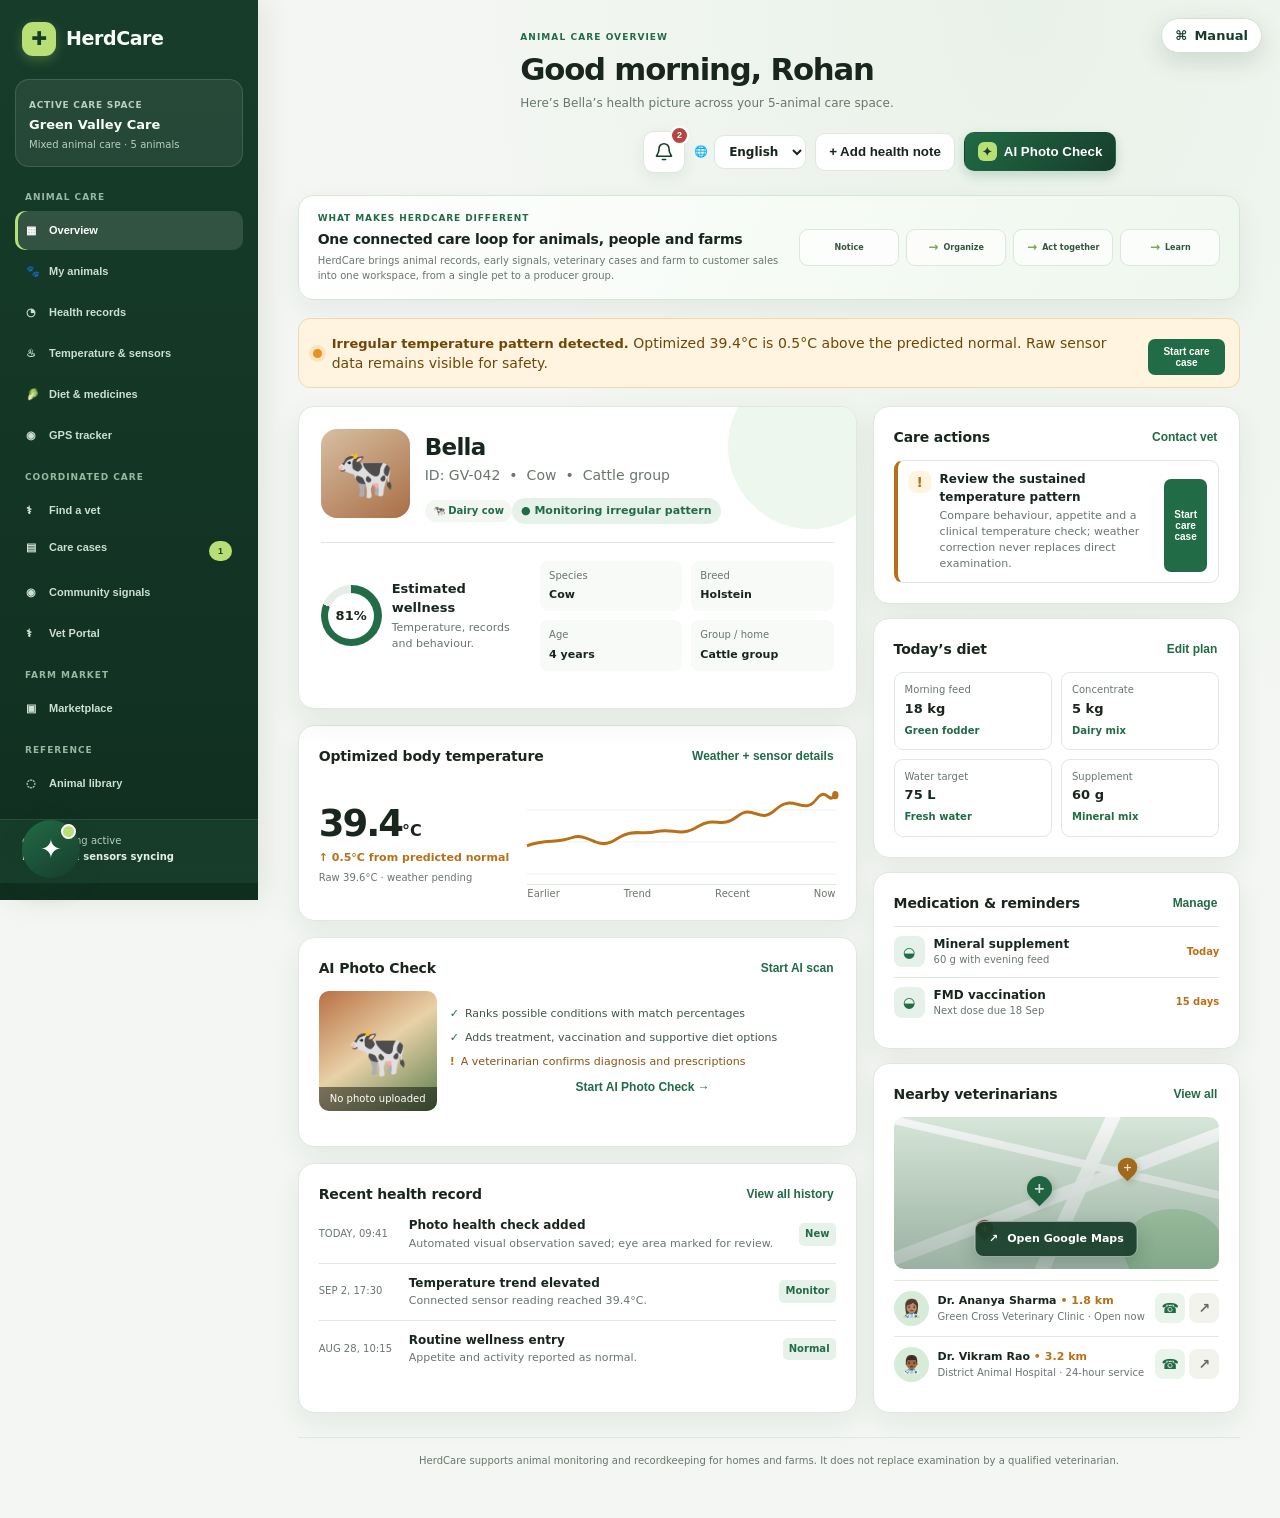
<file: index.html>
<!doctype html>
<html lang="en">
<head>
  <meta charset="utf-8">
  <meta name="viewport" content="width=device-width, initial-scale=1">
  <title>HerdCare — Animal Health & Herd Manager</title>
  <style>
    :root{--forest:#173d2a;--green:#216b46;--lime:#b7df75;--pale:#e6f2e9;--ink:#17251d;--muted:#68766c;--paper:#f6f9f5;--white:#fff;--line:#dce5dc;--amber:#b87017;--amber-bg:#fff4df;--red:#b74440;--red-bg:#fbe9e8;--shadow:0 14px 34px rgba(29,61,41,.08)}
    *{box-sizing:border-box}body{margin:0;background:var(--paper);color:var(--ink);font:14px/1.45 Inter,ui-sans-serif,system-ui,-apple-system,"Segoe UI",sans-serif}.shell{display:grid;grid-template-columns:248px 1fr;min-height:100vh}.sidebar{background:var(--forest);color:#f7fff8;padding:25px 16px;display:flex;flex-direction:column}.brand{display:flex;gap:10px;align-items:center;padding:0 9px;font-size:20px;font-weight:850}.brand-mark{width:30px;height:30px;display:grid;place-items:center;border-radius:9px;background:var(--lime);color:var(--forest);font-weight:900}.farm{margin:31px 2px 20px;padding:12px;border-radius:12px;background:#ffffff18;border:1px solid #ffffff15}.farm small,.side-foot{font-size:11px;color:#b8d1be}.farm strong{display:block;margin-top:3px;font-size:13px}.nav{display:grid;gap:4px}.nav button{border:0;background:transparent;color:#cce0d1;text-align:left;border-radius:9px;padding:11px 12px;font-weight:700;font-size:13px}.nav button:hover,.nav button.active{color:#fff;background:#ffffff20}.nav span{display:inline-block;width:23px}.side-foot{margin-top:auto;padding:0 9px;line-height:1.6}.side-foot strong{color:#e4f2e6;font-size:11px}.main{max-width:1530px;margin:auto;padding:29px 34px 48px;width:100%}.top{display:flex;justify-content:space-between;gap:18px;align-items:flex-start;margin-bottom:23px}.eyebrow{font-size:11px;font-weight:850;color:var(--green);letter-spacing:.08em;text-transform:uppercase}.top h1{font-size:28px;letter-spacing:-1px;margin:3px 0 2px}.top p{margin:0;color:var(--muted)}.tools{display:flex;gap:9px}.button{border:1px solid transparent;border-radius:9px;padding:10px 14px;background:#fff;color:var(--ink);font-weight:800;white-space:nowrap}.button.ghost{border-color:var(--line)}.button.primary{background:var(--green);color:#fff;box-shadow:0 5px 12px #216b4635}.card{background:#fff;border:1px solid var(--line);border-radius:15px;box-shadow:var(--shadow)}.notice{padding:12px 14px;border:1px solid #f0d7ae;border-radius:12px;background:var(--amber-bg);color:#714508;display:flex;gap:10px;align-items:center;margin-bottom:21px}.notice-dot{width:9px;height:9px;border-radius:50%;background:#e49322;box-shadow:0 0 0 4px #fbe5c0;flex:none}.notice strong{font-size:13px}.dashboard{display:grid;grid-template-columns:minmax(420px,1.52fr) minmax(330px,1fr);gap:20px}.stack{display:grid;gap:20px}.profile{padding:21px;overflow:hidden;position:relative}.profile:after{content:"";position:absolute;right:-37px;top:-43px;width:165px;height:165px;border-radius:50%;background:#edf7ee}.profile-head{display:flex;gap:15px;position:relative;z-index:1}.avatar{width:89px;height:89px;border-radius:16px;background:linear-gradient(145deg,#d7bfa1,#a96e46);display:grid;place-items:center;font-size:48px;overflow:hidden;flex:none}.avatar img,.photo-preview img,.tiny-avatar img{width:100%;height:100%;object-fit:cover}.identity h2{font-size:23px;letter-spacing:-.7px;margin:2px 0 1px}.identity p{margin:0;color:var(--muted)}.tag{display:inline-flex;gap:6px;align-items:center;margin-top:12px;padding:5px 9px;border-radius:99px;background:var(--pale);color:var(--green);font-size:11px;font-weight:850}.profile-bottom{display:grid;grid-template-columns:1fr 1.45fr;gap:17px;border-top:1px solid var(--line);padding-top:18px;margin-top:18px;position:relative;z-index:1}.score{display:flex;align-items:center;gap:10px}.score-ring{width:61px;height:61px;border-radius:50%;display:grid;place-items:center;position:relative;flex:none}.score-ring:after{content:"";position:absolute;width:46px;height:46px;border-radius:50%;background:#fff}.score-ring b{position:relative;z-index:1;font-size:13px}.score strong{display:block;font-size:13px}.score small{display:block;color:var(--muted);font-size:11px;margin-top:2px}.details{display:grid;grid-template-columns:repeat(2,1fr);gap:9px}.details div{padding:8px 9px;border-radius:8px;background:#f7faf7}.details small{display:block;color:var(--muted);font-size:10px}.details b{font-size:11px}.section,.wide-card,.info{padding:19px}.head{display:flex;justify-content:space-between;align-items:center;gap:8px;margin-bottom:15px}.head h2{font-size:15px;margin:0}.link{border:0;background:transparent;color:var(--green);font-weight:800;font-size:12px;padding:2px}.temp{display:flex;gap:18px;align-items:flex-end}.temp-main{min-width:117px}.temp-main b{font-size:37px;line-height:1;letter-spacing:-2px}.temp-main b span{font-size:16px;letter-spacing:0}.temp-main small{display:block;color:var(--amber);font-size:11px;font-weight:750;margin-top:8px}.trend{height:106px;flex:1;position:relative;background:repeating-linear-gradient(to bottom,transparent 0,transparent 30px,#edf2ed 31px,transparent 32px);border-bottom:1px solid var(--line)}.trend svg{position:absolute;inset:4px 0 13px;width:100%;height:83px;overflow:visible}.trend-labels{position:absolute;bottom:-17px;left:0;right:0;display:flex;justify-content:space-between;color:var(--muted);font-size:10px}.alerts{display:grid;gap:9px}.alert{padding:10px 11px;border:1px solid var(--line);border-left:4px solid var(--amber);border-radius:9px;display:flex;gap:9px}.alert.urgent{border-left-color:var(--red)}.alert-icon{width:22px;height:22px;border-radius:7px;background:var(--amber-bg);color:var(--amber);display:grid;place-items:center;font-weight:900;flex:none}.urgent .alert-icon{background:var(--red-bg);color:var(--red)}.alert strong{display:block;font-size:12px}.alert p{font-size:11px;color:var(--muted);margin:2px 0 0}.photo-check{display:grid;grid-template-columns:118px 1fr;gap:13px}.photo-preview{min-height:120px;position:relative;overflow:hidden;border-radius:10px;background:linear-gradient(145deg,#b87043,#e9d1a7 48%,#587d4d);display:grid;place-items:center;font-size:49px}.photo-preview small{position:absolute;bottom:0;left:0;right:0;padding:5px 6px;background:#0007;color:#fff;text-align:center;font-size:10px}.checklist{align-content:center;display:grid;gap:8px}.check{font-size:11px;color:#3d5744}.check:before{content:"✓";font-weight:900;color:var(--green);margin-right:6px}.check.warn{color:#875313}.check.warn:before{content:"!";color:var(--amber)}.log{display:grid}.log-row{display:grid;grid-template-columns:80px 1fr auto;gap:10px;align-items:center;padding:11px 0;border-top:1px solid var(--line)}.log-row:first-child{border-top:0;padding-top:0}.date{font-size:10px;color:var(--muted);text-transform:uppercase}.log-row strong{display:block;font-size:12px}.log-row p{font-size:11px;color:var(--muted);margin:1px 0 0}.mini{padding:4px 6px;border-radius:5px;background:var(--pale);color:var(--green);font-size:10px;font-weight:800}.diet-grid{display:grid;grid-template-columns:1fr 1fr;gap:9px}.diet-item{padding:10px;border:1px solid var(--line);border-radius:9px}.diet-item small{display:block;font-size:10px;color:var(--muted)}.diet-item b{font-size:13px}.diet-item span{font-size:10px;font-weight:800;color:var(--green)}.med{display:flex;gap:9px;align-items:center;padding:9px 0;border-top:1px solid var(--line)}.med:first-of-type{padding-top:0;border-top:0}.med-icon{display:grid;place-items:center;width:31px;height:31px;border-radius:8px;background:var(--pale);color:var(--green)}.med strong{display:block;font-size:12px}.med small{display:block;color:var(--muted);font-size:10px}.due{margin-left:auto;color:var(--amber);font-size:10px;font-weight:800}.map{height:152px;border-radius:10px;overflow:hidden;position:relative;background:#dcebdd;margin-bottom:11px}.road{position:absolute;background:#fff;opacity:.9}.road.a{width:140%;height:13px;left:-20%;top:48%;transform:rotate(-21deg)}.road.b{width:14px;height:155%;left:54%;top:-25%;transform:rotate(25deg)}.road.c{width:120%;height:8px;left:-15%;top:22%;transform:rotate(13deg)}.park{position:absolute;bottom:-20px;right:-5px;width:100px;height:80px;border-radius:48%;background:#b9dcb9}.pin{position:absolute;width:25px;height:25px;border-radius:50% 50% 50% 0;background:var(--green);transform:rotate(-45deg);box-shadow:0 4px 8px #173d2a33}.pin:after{content:"+";position:absolute;inset:0;display:grid;place-items:center;color:#fff;font-weight:900;transform:rotate(45deg)}.pin.a{left:41%;top:39%}.pin.b{left:68%;top:25%;background:var(--amber);scale:.78}.pin.c{left:24%;top:65%;background:var(--red);scale:.7}.vet{display:grid;grid-template-columns:36px 1fr auto;align-items:center;gap:8px;padding:10px 0;border-top:1px solid var(--line)}.vet:first-of-type{border-top:0}.vet-avatar{display:grid;place-items:center;width:35px;height:35px;border-radius:50%;background:#d6ebd8;font-size:17px}.vet strong{display:block;font-size:11px}.vet small{display:block;color:var(--muted);font-size:10px;margin-top:1px}.vet-actions{display:flex;gap:4px}.round{border:0;width:30px;height:30px;border-radius:8px;background:#eaf4eb;color:var(--green);display:grid;place-items:center;text-decoration:none;font-weight:900}.round.alt{background:#f3f3ed;color:#666}.page{display:none}.page.active{display:block}.page-head{display:flex;align-items:end;justify-content:space-between;gap:14px;margin-bottom:22px}.page-head h1{font-size:26px;letter-spacing:-.8px;margin:0}.page-head p{color:var(--muted);margin:4px 0 0}.cattle-grid{display:grid;grid-template-columns:repeat(auto-fill,minmax(240px,1fr));gap:15px}.animal-card{padding:17px;cursor:pointer;transition:.16s transform,.16s border-color,.16s box-shadow;background:var(--wellness-bg,#fff);border-color:var(--wellness-edge,var(--line));box-shadow:inset 5px 0 0 var(--wellness-accent,transparent),var(--shadow)}.animal-card:hover{transform:translateY(-2px);box-shadow:inset 5px 0 0 var(--wellness-accent,transparent),0 17px 36px rgba(29,61,41,.13)}.animal-card.wellness-green{--wellness-bg:#eff8ef;--wellness-edge:#add2b3;--wellness-accent:#2d7c4f}.animal-card.wellness-yellow{--wellness-bg:#fff9dc;--wellness-edge:#ead778;--wellness-accent:#a47c00}.animal-card.wellness-orange{--wellness-bg:#fff0df;--wellness-edge:#e8b276;--wellness-accent:#bd6815}.animal-card.wellness-red{--wellness-bg:#fdebea;--wellness-edge:#e2a29e;--wellness-accent:#b74440}.animal-top{display:flex;align-items:center;gap:10px}.tiny-avatar{width:45px;height:45px;border-radius:11px;background:#e6c8aa;display:grid;place-items:center;font-size:26px;overflow:hidden}.animal-card h2{margin:0;font-size:16px}.animal-card p{margin:1px 0;font-size:11px;color:var(--muted)}.animal-stat{margin-top:15px;padding-top:12px;border-top:1px solid color-mix(in srgb,var(--wellness-accent,var(--line)) 30%,transparent);display:flex;justify-content:space-between;gap:10px;font-size:11px}.animal-stat b{color:var(--wellness-accent,var(--green))}.wellness-label{display:block;margin-top:2px;color:var(--wellness-accent,var(--green));font-size:10px;font-weight:850}.wellness-legend{display:flex;flex-wrap:wrap;gap:8px;margin:-7px 0 16px}.wellness-legend span{display:inline-flex;align-items:center;gap:6px;padding:6px 9px;border:1px solid var(--legend-edge);border-radius:999px;background:var(--legend-bg);color:#33443a;font-size:10px;font-weight:800}.wellness-legend i{width:9px;height:9px;border-radius:50%;background:var(--legend-accent)}.legend-green{--legend-bg:#eff8ef;--legend-edge:#add2b3;--legend-accent:#2d7c4f}.legend-yellow{--legend-bg:#fff9dc;--legend-edge:#ead778;--legend-accent:#a47c00}.legend-orange{--legend-bg:#fff0df;--legend-edge:#e8b276;--legend-accent:#bd6815}.legend-red{--legend-bg:#fdebea;--legend-edge:#e2a29e;--legend-accent:#b74440}.two-col{display:grid;grid-template-columns:minmax(0,1.45fr) minmax(300px,.75fr);gap:20px}.history-row{display:grid;grid-template-columns:105px 1fr auto;gap:15px;padding:13px 0;border-top:1px solid var(--line)}.history-row:first-child{padding-top:0;border-top:0}.history-row h3{font-size:13px;margin:0}.history-row p{font-size:12px;color:var(--muted);margin:3px 0 0}.timeline-date{font-size:11px;color:var(--muted);font-weight:750}.info h2{font-size:15px;margin:0 0 12px}.info p{font-size:12px;color:var(--muted)}.reading{font-size:45px;font-weight:850;letter-spacing:-2px}.reading span{font-size:19px}.range{font-size:11px;color:var(--muted)}.form{display:grid;gap:12px}.form label{font-size:11px;font-weight:800}.form input,.form textarea,.form select{display:block;width:100%;margin-top:5px;padding:9px;border:1px solid var(--line);border-radius:8px;background:#fff;color:var(--ink)}.form textarea{min-height:78px;resize:vertical}.sensor-control{display:flex;gap:8px;align-items:center;padding:12px;border:1px solid var(--line);border-radius:10px;background:#f6faf6}.switch{width:42px;height:24px;border:0;border-radius:999px;background:#cbd5cd;position:relative;flex:none}.switch:after{content:"";position:absolute;width:18px;height:18px;top:3px;left:3px;border-radius:50%;background:#fff;transition:.15s}.switch.on{background:var(--green)}.switch.on:after{left:21px}.edit-list{display:grid;gap:10px}.edit-row{display:flex;justify-content:space-between;gap:10px;align-items:center;padding:12px;border:1px solid var(--line);border-radius:10px}.edit-row b{display:block;font-size:12px}.edit-row small{display:block;color:var(--muted);font-size:11px}.delete{border:0;border-radius:6px;padding:6px 8px;background:#fff0ef;color:var(--red);font-weight:800}.directory{display:grid;gap:11px}.directory-vet{display:grid;grid-template-columns:45px 1fr auto;gap:10px;align-items:center;padding:15px}.directory-vet h2{font-size:14px;margin:0}.directory-vet p{font-size:11px;color:var(--muted);margin:3px 0}.emergency{font-size:10px;font-weight:850;color:var(--red)}.modal{display:none;align-items:center;justify-content:center;position:fixed;z-index:20;inset:0;padding:20px;background:#0c221566}.modal.open{display:flex}.modal-box{max-width:520px;max-height:91vh;width:100%;overflow:auto;padding:22px;border-radius:16px;background:#fff;box-shadow:0 24px 60px #0003}.modal-box h2{font-size:20px;letter-spacing:-.5px;margin:0 0 4px}.modal-box>p{font-size:12px;color:var(--muted);margin:0 0 16px}.modal-actions{display:flex;justify-content:flex-end;gap:8px;margin-top:17px}.toast{display:none;position:fixed;z-index:30;right:22px;bottom:20px;padding:12px 14px;border-radius:9px;background:var(--forest);color:#fff;box-shadow:var(--shadow)}.toast.show{display:block}.small-note{font-size:11px;color:var(--muted);margin:12px 0 0}.footer{margin:20px 0 0;text-align:center;color:var(--muted);font-size:11px}
    @media(max-width:1060px){.dashboard{grid-template-columns:1fr}.stack.right{grid-template-columns:1fr 1fr;align-items:start}.stack.right .vets-card{grid-column:span 2}.two-col{grid-template-columns:1fr}}@media(max-width:720px){.shell{grid-template-columns:1fr}.sidebar{display:none}.main{padding:20px 15px 35px}.top,.page-head{flex-direction:column;align-items:stretch}.tools{width:100%}.tools .button{flex:1}.stack.right{grid-template-columns:1fr}.stack.right .vets-card{grid-column:auto}.profile-bottom{grid-template-columns:1fr}.photo-check{grid-template-columns:100px 1fr}.temp{gap:10px}.temp-main{min-width:96px}.temp-main b{font-size:30px}.history-row{grid-template-columns:70px 1fr}.history-row .mini{display:none}.directory-vet{grid-template-columns:42px 1fr}.directory-vet .vet-actions{grid-column:2}.details{grid-template-columns:repeat(4,1fr)}.details div{padding:6px}.details small{font-size:9px}.details b{font-size:10px}}
    /* Live Maps embeds replace the illustrative clinic map when the prototype is online. */
    .map iframe{display:block;width:100%;height:100%;border:0}
    .map-gate:after{content:"";position:absolute;inset:0;background:linear-gradient(180deg,#173d2a08,#173d2a55);pointer-events:none}.map-load{position:absolute;z-index:2;left:50%;bottom:12px;transform:translateX(-50%);border:1px solid #ffffff88;border-radius:9px;padding:9px 13px;background:#173d2aeb;color:#fff;box-shadow:0 7px 18px #173d2a38;font-size:11px;font-weight:850;white-space:nowrap}.map-load:hover{background:#216b46}.map-load span{margin-right:5px}.map-live{background:#edf3ed}.map-status{position:absolute;z-index:2;inset:auto 10px 10px;padding:8px 10px;border-radius:8px;background:#173d2ae8;color:#fff;font-size:10px;text-align:center}.map-status a{color:#dff3b2;font-weight:850}
    .map-caption{margin:-3px 0 12px;font-size:10px;color:var(--muted)}
    .thermal-summary{display:grid;grid-template-columns:repeat(4,minmax(0,1fr));gap:12px;margin-bottom:20px}.thermal-metric{padding:16px}.thermal-metric small{display:block;color:var(--muted);font-size:10px;font-weight:800;letter-spacing:.04em;text-transform:uppercase}.thermal-metric b{display:block;margin:5px 0 2px;font-size:25px;letter-spacing:-.8px}.thermal-metric span{display:block;color:var(--muted);font-size:10px}.thermal-metric.primary{border-color:#a9cead;background:linear-gradient(145deg,#fff,#f0f8f1)}.thermal-metric.weather{background:linear-gradient(145deg,#fff,#f2f7fb)}.thermal-status{margin:0 0 18px;padding:12px 14px;border-left:4px solid var(--green);border-radius:9px;background:#eff8ef;color:#315d3d;font-size:12px}.thermal-status.monitor{border-left-color:var(--amber);background:var(--amber-bg);color:#714508}.thermal-status.urgent{border-left-color:var(--red);background:var(--red-bg);color:#77302d}.weather-tools{display:grid;grid-template-columns:1fr auto;gap:8px}.weather-tools input{margin:0}.weather-tools .button{padding:9px 11px}.forecast-strip{display:grid;grid-template-columns:repeat(6,1fr);gap:7px;margin-top:14px}.forecast-hour{padding:9px 5px;border:1px solid var(--line);border-radius:9px;background:#f8faf8;text-align:center}.forecast-hour time,.forecast-hour small{display:block;color:var(--muted);font-size:9px}.forecast-hour b{display:block;margin:3px 0;font-size:12px}.temperature-chart{height:205px;margin-top:18px}.temperature-chart svg{display:block;width:100%;height:170px;overflow:visible}.chart-legend{display:flex;flex-wrap:wrap;gap:12px;margin-top:7px;color:var(--muted);font-size:10px}.chart-legend i{display:inline-block;width:18px;height:3px;margin-right:5px;vertical-align:middle;border-radius:4px}.stream{width:100%;border-collapse:collapse;font-size:11px}.stream th,.stream td{padding:10px 8px;border-top:1px solid var(--line);text-align:left}.stream th{border-top:0;color:var(--muted);font-size:9px;text-transform:uppercase}.stream td:last-child{font-weight:800}.method-list{display:grid;gap:10px;margin:0;padding:0;list-style:none}.method-list li{padding:11px;border:1px solid var(--line);border-radius:9px;font-size:11px}.method-list b{display:block;margin-bottom:2px;color:var(--green)}.sensor-type-note{margin:10px 0 0;padding:10px;border-radius:8px;background:#f6faf6;color:var(--muted);font-size:10px}.weather-credit{color:var(--muted);font-size:9px}.weather-credit a{color:var(--green)}
    @media(max-width:900px){.thermal-summary{grid-template-columns:repeat(2,1fr)}}@media(max-width:560px){.thermal-summary{grid-template-columns:1fr}.forecast-strip{grid-template-columns:repeat(3,1fr)}.weather-tools{grid-template-columns:1fr}.stream{font-size:10px}.stream th,.stream td{padding:8px 5px}}
  </style>
  <style>
    /* Inclusive animal management: clear for one pet, efficient for a 1,000-animal herd. */
    .farm span{display:block;margin-top:3px;color:#b8d1be;font-size:10px}.care-scale{display:flex;flex-wrap:wrap;gap:7px;margin:-6px 0 18px}.care-scale button{display:flex;align-items:center;gap:6px;border:1px solid var(--line);border-radius:10px;padding:8px 11px;background:#fff;color:var(--muted);font-size:11px;font-weight:800;cursor:pointer}.care-scale button.active{border-color:var(--green);background:var(--pale);color:var(--green);box-shadow:0 4px 12px #216b4614}.animal-summary-grid{display:grid;grid-template-columns:repeat(4,minmax(0,1fr));gap:11px;margin-bottom:16px}.animal-summary{padding:14px 15px}.animal-summary small,.animal-summary span{display:block;color:var(--muted);font-size:10px}.animal-summary strong{display:block;margin:3px 0;font-size:25px;letter-spacing:-.7px}.animal-summary.attention strong{color:var(--amber)}.animal-toolbar{display:grid;grid-template-columns:minmax(220px,1fr) repeat(2,minmax(130px,.35fr)) auto;gap:9px;align-items:center;margin-bottom:14px;padding:12px;border:1px solid var(--line);border-radius:13px;background:#fff;box-shadow:var(--shadow)}.animal-toolbar input,.animal-toolbar select{width:100%;height:39px;border:1px solid var(--line);border-radius:9px;background:#f9fbf9;color:var(--ink);padding:0 11px;font:inherit}.animal-toolbar input:focus,.animal-toolbar select:focus{outline:3px solid #b7df7555;border-color:var(--green)}.view-toggle{display:flex;border:1px solid var(--line);border-radius:9px;padding:3px;background:#f7faf7}.view-toggle button{border:0;border-radius:6px;padding:7px 9px;background:transparent;color:var(--muted);font-size:11px;font-weight:850;cursor:pointer}.view-toggle button.active{background:#fff;color:var(--green);box-shadow:0 2px 7px #173d2a18}.animal-actions{display:flex;flex-wrap:wrap;gap:8px;margin-bottom:16px}.animal-count-note{margin:0 0 10px;color:var(--muted);font-size:11px}.animal-group{display:inline-flex;margin-top:5px;padding:3px 7px;border-radius:999px;background:#ffffff9c;color:var(--wellness-accent,var(--green));font-size:9px;font-weight:850}.animal-card-meta{display:flex;flex-wrap:wrap;gap:6px;margin-top:11px;color:var(--muted);font-size:10px}.animal-card-meta span{padding:4px 6px;border-radius:6px;background:#ffffff78}.cattle-grid.animals-list{grid-template-columns:1fr;gap:9px}.animals-list .animal-card{display:grid;grid-template-columns:minmax(220px,1.2fr) minmax(190px,.72fr) minmax(210px,.72fr) auto;align-items:center;gap:14px;padding:13px 16px}.animals-list .animal-stat{margin:0;padding:0;border:0}.animals-list .animal-card-meta{margin:0}.animals-list .animal-delete{margin:0;white-space:nowrap}.empty-animals{grid-column:1/-1;padding:34px;text-align:center;border:1px dashed #b9cbbd;border-radius:14px;background:#fff;color:var(--muted)}.empty-animals b{display:block;margin-bottom:3px;color:var(--ink)}.scale-help{margin-bottom:15px;padding:12px 14px;border:1px solid #cfe4d1;border-radius:12px;background:linear-gradient(135deg,#f1f8f2,#fff);color:#365c3e;font-size:11px}.scale-help strong{display:block;margin-bottom:2px;font-size:12px}.species-avatar{background:#fff;border:1px solid #d9e5da}.profile-species{display:inline-flex;align-items:center;gap:5px;margin-top:8px;padding:4px 8px;border-radius:99px;background:#f2f7f2;color:var(--green);font-size:10px;font-weight:850}
    .example-showcase{display:grid;grid-template-columns:minmax(200px,.72fr) minmax(360px,1.5fr) auto;gap:16px;align-items:center;margin-bottom:16px;padding:15px 16px}.example-copy strong{display:block;font-size:13px}.example-copy span{display:block;margin-top:2px;color:var(--muted);font-size:10px}.example-pets{display:flex;flex-wrap:wrap;gap:7px}.example-pill{display:flex;align-items:center;gap:7px;padding:7px 9px;border:1px solid var(--line);border-radius:10px;background:#f8fbf8}.example-pill i{font-style:normal;font-size:20px;line-height:1}.example-pill b,.example-pill small{display:block;line-height:1.25}.example-pill b{font-size:10px}.example-pill small{color:var(--muted);font-size:9px}.example-showcase .button:disabled{background:#edf2ed;color:#647168;box-shadow:none;cursor:default}
    @media(max-width:1100px){.animals-list .animal-card{grid-template-columns:minmax(210px,1.2fr) minmax(180px,.8fr) auto}.animals-list .animal-card-meta{display:none}}
    @media(max-width:1000px){.animal-summary-grid{grid-template-columns:repeat(2,1fr)}.animal-toolbar{grid-template-columns:1fr 1fr}.animal-toolbar input{grid-column:1/-1}.view-toggle{justify-self:end}.example-showcase{grid-template-columns:1fr auto}.example-pets{grid-column:1/-1;grid-row:2}}
    @media(max-width:720px){.animal-summary-grid{grid-template-columns:1fr 1fr}.animal-toolbar{grid-template-columns:1fr}.animal-toolbar input{grid-column:auto}.view-toggle{justify-self:stretch}.view-toggle button{flex:1}.animals-list .animal-card{grid-template-columns:1fr;gap:8px}.animals-list .animal-stat,.animals-list .animal-card-meta{margin-top:8px}.animal-actions .button{flex:1}.care-scale button{flex:1;justify-content:center;min-width:120px}.example-showcase{grid-template-columns:1fr}.example-showcase .button{width:100%}.example-pets{grid-column:auto;grid-row:auto}}
  </style>
  <style>
    /* Overview layout polish: a calm hierarchy from health summary to supporting care. */
    .top>div:first-child{min-width:0}.top .tools{align-items:center;justify-content:flex-end;flex-wrap:wrap}.top .language-control{margin-left:0}.dashboard,.dashboard .stack{gap:16px}.dashboard .card{min-width:0;box-shadow:0 10px 28px rgba(29,61,41,.065)}.dashboard .head{margin-bottom:13px}.dashboard .head .link{white-space:nowrap}.dashboard .section{overflow:hidden}.dashboard .profile{box-shadow:0 12px 30px rgba(29,61,41,.08)}
    @media(max-width:1320px) and (min-width:721px){.top{flex-direction:column;align-items:stretch}.top>.tools{width:100%;justify-content:flex-end}.top h1{max-width:none}.top p{max-width:720px}}
    @media(max-width:1060px){.dashboard{grid-template-columns:minmax(0,1fr)}.dashboard>.stack{display:contents}.dashboard>.stack:first-child>section:nth-child(1){grid-row:1}.dashboard>.stack.right>section:nth-child(1){grid-row:2}.dashboard>.stack:first-child>section:nth-child(2){grid-row:3}.dashboard>.stack:first-child>section:nth-child(3){grid-row:4}.dashboard>.stack.right>section:nth-child(2){grid-row:5}.dashboard>.stack.right>section:nth-child(3){grid-row:6}.dashboard>.stack:first-child>section:nth-child(4){grid-row:7}.dashboard>.stack.right>section:nth-child(4){grid-row:8}.dashboard .vets-card{grid-column:auto}}
    @media(max-width:720px){.top{gap:14px;margin-bottom:18px}.top h1{font-size:25px;line-height:1.12}.top>.tools{display:grid;grid-template-columns:42px minmax(112px,auto) minmax(130px,1fr) minmax(140px,1fr);gap:8px;align-items:center}.top>.tools .notification-root{grid-column:1}.top>.tools .language-control{grid-column:2;margin:0}.top>.tools .button{width:100%;min-width:0}.dashboard,.dashboard .stack{gap:13px}.section,.profile{padding:16px}.profile-head{align-items:flex-start}.profile-bottom{gap:14px}.details{grid-template-columns:repeat(2,1fr)}.head{align-items:flex-start}.photo-check{grid-template-columns:90px minmax(0,1fr)}}
    @media(max-width:520px){.top>.tools{grid-template-columns:42px minmax(0,1fr)}.top>.tools .button{grid-column:1/-1}.top>.tools .language-control select{width:100%}.profile-head{gap:12px}.avatar{width:70px;height:70px;font-size:38px}.identity h2{font-size:20px}.identity p{font-size:11px}.profile-bottom{grid-template-columns:1fr}.temp{align-items:stretch;flex-direction:column}.temp-main{min-width:0}.trend{width:100%}.diet-grid{grid-template-columns:1fr}.log-row{grid-template-columns:62px minmax(0,1fr)}.photo-check{grid-template-columns:1fr}.photo-preview{min-height:150px}}
  </style>
</head>
<body>
  <div id="app"></div>
  <div class="modal" id="modal"><div class="modal-box" role="dialog" aria-modal="true"><h2 id="modal-title"></h2><p id="modal-copy"></p><form class="form" id="modal-form"></form></div></div>
  <div class="toast" id="toast" role="status"></div>
  <script>
  (()=>{
    const KEY='herdcare-working-prototype-v1';
    const demo={selected:'GV-042',sensorOn:true,cattle:[{id:'GV-042',name:'Bella',type:'Dairy cow',breed:'Holstein',age:'4 years',weight:'546 kg',lastCalved:'14 May',temp:39.6,usual:38.9,photo:'',notes:[{date:'Today, 09:41',title:'Photo health check added',detail:'Automated visual observation saved; eye area marked for review.',label:'New'},{date:'Sep 2, 17:30',title:'Temperature trend elevated',detail:'Connected sensor reading reached 39.4°C.',label:'Monitor'},{date:'Aug 28, 10:15',title:'Routine wellness entry',detail:'Appetite and activity reported as normal.',label:'Normal'}],diet:[['Morning feed','18 kg','Green fodder'],['Concentrate','5 kg','Dairy mix'],['Water target','75 L','Fresh water'],['Supplement','60 g','Mineral mix']],meds:[{name:'Mineral supplement',detail:'60 g with evening feed',due:'Today'},{name:'FMD vaccination',detail:'Next dose due 18 Sep',due:'15 days'}]}],vets:[{name:'Dr. Ananya Sharma',clinic:'Green Cross Veterinary Clinic',address:'12 Farm Road, Green Valley',phone:'+919800123456',distance:'1.8 km',open:'Open now',emoji:'👩🏽‍⚕️',emergency:false},{name:'Dr. Vikram Rao',clinic:'District Animal Hospital',address:'Market Road, Green Valley',phone:'+919800789012',distance:'3.2 km',open:'24-hour service',emoji:'👨🏾‍⚕️',emergency:true},{name:'Dr. Meera Patel',clinic:'Rural Livestock Care',address:'Highway 7, Green Valley',phone:'+919800456789',distance:'4.5 km',open:'Open until 20:00',emoji:'👩🏽‍⚕️',emergency:false}]};
    let state;try{state=JSON.parse(localStorage.getItem(KEY))||demo}catch{state=demo}
    const PAGES=['overview','cattle','history','sensor','diet','vets'];
    let page=PAGES.includes(location.hash.slice(1))?location.hash.slice(1):'overview';
    const app=document.getElementById('app'),modal=document.getElementById('modal'),toast=document.getElementById('toast');
    const clamp=(value,min,max)=>Math.min(max,Math.max(min,value));
    const median=values=>{const sorted=values.filter(Number.isFinite).sort((a,b)=>a-b);if(!sorted.length)return NaN;const middle=Math.floor(sorted.length/2);return sorted.length%2?sorted[middle]:(sorted[middle-1]+sorted[middle])/2};
    const esc=x=>String(x).replace(/[&<>'"]/g,c=>({'&':'&amp;','<':'&lt;','>':'&gt;',"'":'&#39;','"':'&quot;'}[c]));
    const now=()=>new Date().toLocaleString('en-US',{month:'short',day:'numeric',hour:'2-digit',minute:'2-digit'});
    const speciesCatalog={Dog:{emoji:'🐕',normal:38.6,group:'Home pets'},Cat:{emoji:'🐈',normal:38.4,group:'Home pets'},Cow:{emoji:'🐄',normal:38.9,group:'Cattle group'},Buffalo:{emoji:'🐃',normal:38.5,group:'Buffalo group'},Goat:{emoji:'🐐',normal:39.2,group:'Goat group'},Sheep:{emoji:'🐑',normal:39.1,group:'Small ruminants'},Other:{emoji:'🐾',normal:38.8,group:'Other animals'}};
    const inferSpecies=c=>{const text=`${c.species||''} ${c.type||''} ${c.breed||''}`.toLowerCase();return text.includes('buffalo')?'Buffalo':text.includes('goat')?'Goat':text.includes('sheep')?'Sheep':text.includes('dog')?'Dog':text.includes('cat')?'Cat':text.includes('cow')||text.includes('cattle')?'Cow':'Other'};
    const speciesMeta=value=>speciesCatalog[value]||speciesCatalog.Other;
    const starterSamples=[
      {id:'HOME-DOG-01',name:'Bruno',species:'Dog',type:'Companion dog',breed:'Indian Pariah',age:'3 years',weight:'21 kg',group:'Home pets',temp:38.7,usual:38.6,notes:[{date:'Today, 08:10',title:'Morning check',detail:'Appetite, walk and activity normal.',label:'Normal'}],diet:[['Morning meal','1 serving','Balanced dog food'],['Water','Always available','Fresh water']],meds:[]},
      {id:'HOME-CAT-01',name:'Misti',species:'Cat',type:'Companion cat',breed:'Domestic shorthair',age:'2 years',weight:'4.2 kg',group:'Home pets',temp:38.5,usual:38.4,notes:[{date:'Yesterday, 19:30',title:'Behaviour check',detail:'Eating and grooming normally.',label:'Normal'}],diet:[['Daily meals','3 small meals','Balanced cat food'],['Water','Always available','Fresh water']],meds:[]},
      {id:'GV-BF-07',name:'Gauri',species:'Buffalo',type:'Dairy buffalo',breed:'Murrah',age:'5 years',weight:'575 kg',group:'Buffalo group',temp:38.7,usual:38.5,notes:[{date:'Today, 07:15',title:'Milking check',detail:'Feed intake and movement normal.',label:'Normal'}],diet:[['Green fodder','22 kg','Seasonal fodder'],['Water target','80 L','Fresh water']],meds:[]},
      {id:'GV-GT-18',name:'Tara',species:'Goat',type:'Dairy goat',breed:'Jamunapari',age:'2 years',weight:'42 kg',group:'Goat group',temp:39.3,usual:39.2,notes:[{date:'Today, 07:40',title:'Group observation',detail:'Active with normal appetite.',label:'Normal'}],diet:[['Browse & fodder','4 kg','Mixed forage'],['Water','6 L','Fresh water']],meds:[]}
    ];
    const exampleProfiles=[demo.cattle[0],...starterSamples].map(item=>JSON.parse(JSON.stringify(item)));
    const normalizeState=()=>{
      state.weather={name:'New Delhi (demo)',latitude:28.6139,longitude:77.209,current:null,apparent:null,humidity:null,high:null,low:null,hours:[],updated:null,status:'idle',...(state.weather||{})};
      state.workspace={name:'Green Valley Care',mode:'mixed',...(state.workspace||{})};
      if(!state.schemaVersion&&state.cattle?.length===1&&state.cattle[0]?.id==='GV-042')state.cattle.push(...starterSamples.map(item=>({...item,photo:''})));
      state.schemaVersion=2;
      state.cattle=(state.cattle||[]).map(c=>{
        c.notes=c.notes||[];c.diet=c.diet||[];c.meds=c.meds||[];
        c.species=c.species||inferSpecies(c);c.group=c.group||speciesMeta(c.species).group;c.type=c.type||c.species;c.photo=c.photo||'';
        c.sensorType=c.sensorType||'surface';c.referenceAmbient=Number.isFinite(c.referenceAmbient)?c.referenceAmbient:25;c.ambientSensitivity=Number.isFinite(c.ambientSensitivity)?c.ambientSensitivity:.035;
        if(!Array.isArray(c.readings)||!c.readings.length){const seed=[c.usual-.1,c.usual,c.usual+.1,c.temp-.2,c.temp];c.readings=seed.map((raw,index)=>({at:new Date(Date.now()-(seed.length-1-index)*15*60000).toISOString(),raw:Number(raw.toFixed(1)),ambient:25,apparent:25,source:index===seed.length-1?'sensor':'history'}))}
        return c;
      });
      state.animalView=state.animalView||(state.cattle.length>12?'list':'cards');
    };
    normalizeState();
    localStorage.setItem(KEY,JSON.stringify(state));
    const save=()=>localStorage.setItem(KEY,JSON.stringify(state));
    const animal=()=>state.cattle.find(c=>c.id===state.selected)||state.cattle[0];
    const effectiveAmbient=reading=>Number.isFinite(reading?.ambient)?(.7*reading.ambient+.3*(Number.isFinite(reading.apparent)?reading.apparent:reading.ambient)):25;
    const correctReading=(reading,c)=>{const raw=Number(reading?.raw);if(c.sensorType!=='surface'||!Number.isFinite(raw))return raw;const bias=clamp((effectiveAmbient(reading)-c.referenceAmbient)*c.ambientSensitivity,-.6,.6);return raw-bias};
    function temperatureAnalysis(c){
      const live={raw:Number(c.temp),ambient:state.weather.current,apparent:state.weather.apparent};
      const corrected=correctReading(live,c);
      const recent=(c.readings||[]).slice(-5).map(reading=>correctReading(reading,c)).filter(Number.isFinite);
      const smoothed=Number.isFinite(median(recent))?median(recent):corrected;
      const stable=recent.filter(value=>Math.abs(value-c.usual)<=.5);
      const predicted=clamp(.8*c.usual+.2*(Number.isFinite(median(stable))?median(stable):c.usual),c.usual-.2,c.usual+.2);
      const optimized=.72*corrected+.28*smoothed;
      const delta=optimized-predicted;
      const recentDeltas=recent.slice(-3).map(value=>value-predicted);
      const persistent=recentDeltas.length===3&&recentDeltas.every(value=>Math.abs(value)>=.35)&&recentDeltas.every(value=>Math.sign(value)===Math.sign(recentDeltas[0]));
      const level=c.temp>=40||c.temp<=37.5||Math.abs(delta)>=.9?'urgent':Math.abs(delta)>=.45||persistent?'monitor':'stable';
      const bias=Number(c.temp)-corrected;
      return{raw:Number(c.temp),corrected,smoothed,predicted,optimized,delta,bias,persistent,level};
    }
    const wellness=c=>{const a=temperatureAnalysis(c),records=(c.notes||[]).slice(0,8),temperatureRisk=Math.max(0,Math.abs(a.delta)-.2)*22,recordRisk=Math.min(16,records.reduce((sum,n)=>sum+(/urgent/i.test(n.label)?12:/monitor|review/i.test(n.label)?4:0),0)),behaviourRisk=records.some(n=>/reduced appetite|not eating|inactive|letharg|restless|aggress|isolat|limp|cough|diarr|weak|marked for review/i.test(`${n.title} ${n.detail}`))?4:0;return clamp(Math.round(96-temperatureRisk-recordRisk-behaviourRisk),40,98)};
    const wellnessBand=score=>score>85?{key:'green',label:'Stable range'}:score>=75?{key:'yellow',label:'Watch closely'}:score>=60?{key:'orange',label:'Needs attention'}:{key:'red',label:'High concern'};
    const status=c=>({urgent:'Urgent veterinary attention',monitor:'Monitoring irregular pattern',stable:'Looks stable'})[temperatureAnalysis(c).level];
    const image=c=>c.photo?`<img src="${c.photo}" alt="${esc(c.name)} health-check photo">`:speciesMeta(c.species).emoji;
    const nav=[['overview','▦','Overview'],['cattle','🐾','My animals'],['history','◔','Health records'],['sensor','♨','Temperature & sensors'],['diet','🥬','Diet & medicines'],['vets','⚕','Find a vet']];
    const goPage=next=>{page=next;window.history.replaceState(null,'',`#${next}`);render()};
    function frame(content,title,subtitle,tools=''){const modeLabel={home:'Home & pets',mixed:'Mixed animal care',farm:'Farm & herd'}[state.workspace.mode]||'Mixed animal care';app.innerHTML=`<div class="shell"><aside class="sidebar"><div class="brand"><div class="brand-mark">✚</div>HerdCare</div><div class="farm"><small>ACTIVE CARE SPACE</small><strong>${esc(state.workspace.name)}</strong><span>${modeLabel} · ${state.cattle.length} animals</span></div><nav class="nav">${nav.map(n=>`<button class="${page===n[0]?'active':''}" data-page="${n[0]}"><span>${n[1]}</span>${n[2]}</button>`).join('')}</nav><div class="side-foot">${state.sensorOn?'● Monitoring active':'○ Monitoring paused'}<br><strong>${state.sensorOn?'Records & sensors syncing':'Manual entry mode'}</strong></div></aside><main class="main"><header class="top"><div><div class="eyebrow">${page==='overview'?'Animal care overview':'HerdCare'}</div><h1>${title}</h1><p>${subtitle}</p></div>${tools}</header>${content}<p class="footer">HerdCare supports animal monitoring and recordkeeping for homes and farms. It does not replace examination by a qualified veterinarian.</p></main></div>`;document.querySelectorAll('[data-page]').forEach(b=>b.onclick=()=>goPage(b.dataset.page))}
    function vetRow(v){return `<div class="vet"><div class="vet-avatar">${v.emoji}</div><div><strong>${esc(v.name)} <span style="color:#b87017">• ${esc(v.distance)}</span></strong><small>${esc(v.clinic)} · ${esc(v.open)}</small></div><div class="vet-actions"><a class="round" href="tel:${esc(v.phone)}" title="Call ${esc(v.name)}">☎</a><a class="round alt" target="_blank" rel="noopener" href="https://www.google.com/maps/search/?api=1&query=${encodeURIComponent(v.address)}" title="Directions">↗</a></div></div>`}
    function mapGate(place,label){const url=`https://www.google.com/maps/search/?api=1&query=${encodeURIComponent(place)}`;return `<div class="map map-gate" data-map-place="${esc(place)}" data-map-label="${esc(label)}"><div class="road a"></div><div class="road b"></div><div class="road c"></div><div class="park"></div><div class="pin a"></div><div class="pin b"></div><div class="pin c"></div><a class="map-load" target="_blank" rel="noopener" href="${url}"><span>↗</span> Open Google Maps</a></div>`}
    function bindMapGates(){}
    function overview(){
      const c=animal(),a=temperatureAnalysis(c),score=wellness(c),warning=a.level!=='stable';
      const alert=`<div class="alerts"><div class="alert ${a.level==='urgent'?'urgent':''}"><div class="alert-icon">!</div><div><strong>${warning?'Review the sustained temperature pattern':'Continue routine monitoring'}</strong><p>${warning?'Compare behaviour, appetite and a clinical temperature check; weather correction never replaces direct examination.':`${esc(c.name)}’s optimized reading is close to the predicted individual baseline.`}</p></div></div></div>`;
      const html=`${warning?`<div class="notice"><div class="notice-dot"></div><div><strong>Irregular temperature pattern detected.</strong> Optimized ${a.optimized.toFixed(1)}°C is ${Math.abs(a.delta).toFixed(1)}°C ${a.delta>=0?'above':'below'} the predicted normal. Raw sensor data remains visible for safety.</div></div>`:''}<div class="dashboard"><div class="stack"><section class="card profile"><div class="profile-head"><div class="avatar">${image(c)}</div><div class="identity"><h2>${esc(c.name)}</h2><p>ID: ${esc(c.id)} &nbsp;•&nbsp; ${esc(c.species)} &nbsp;•&nbsp; ${esc(c.group)}</p><span class="profile-species">${speciesMeta(c.species).emoji} ${esc(c.type)}</span><span class="tag">● ${status(c)}</span></div></div><div class="profile-bottom"><div class="score"><div class="score-ring" style="background:conic-gradient(var(--green) 0 ${score*3.6}deg,#e7ece7 ${score*3.6}deg)"><b>${score}%</b></div><div><strong>Estimated wellness</strong><small>Temperature, records and behaviour.</small></div></div><div class="details"><div><small>Species</small><b>${esc(c.species)}</b></div><div><small>Breed</small><b>${esc(c.breed)}</b></div><div><small>Age</small><b>${esc(c.age)}</b></div><div><small>Group / home</small><b>${esc(c.group)}</b></div></div></div></section><section class="card section"><div class="head"><h2>Optimized body temperature</h2><button class="link" data-go="sensor">Weather + sensor details</button></div><div class="temp"><div class="temp-main"><b>${a.optimized.toFixed(1)}<span>°C</span></b><small>${a.delta>=0?'↑':'↓'} ${Math.abs(a.delta).toFixed(1)}°C from predicted normal</small><span style="display:block;margin-top:5px;color:var(--muted);font-size:10px">Raw ${a.raw.toFixed(1)}°C · ${Number.isFinite(state.weather.current)?state.weather.current.toFixed(1)+'°C outside':'weather pending'}</span></div><div class="trend"><svg viewBox="0 0 390 82" preserveAspectRatio="none"><path d="M0 62 C25 55,36 60,57 54 S89 68,112 56 S143 52,164 48 S193 54,216 43 S245 46,266 33 S294 42,315 26 S350 32,365 17 S380 22,390 12" fill="none" stroke="${warning?'#b87017':'#216b46'}" stroke-width="3"/><circle cx="390" cy="12" r="4" fill="${warning?'#b87017':'#216b46'}"/></svg><div class="trend-labels"><span>Earlier</span><span>Trend</span><span>Recent</span><span>Now</span></div></div></div></section><section class="card section"><div class="head"><h2>Photo health check</h2><button class="link" data-action="photo">Upload photo</button></div><div class="photo-check"><div class="photo-preview">${image(c)}<small>${c.photo?'Latest photo · saved locally':'No photo uploaded'}</small></div><div class="checklist"><div class="check">Photo is stored in this animal’s record</div><div class="check">AI integration point ready for a vision service</div><div class="check warn">Demo observation: verify visible changes in person</div><button class="link" data-action="note">Add observation →</button></div></div></section><section class="card section"><div class="head"><h2>Recent health record</h2><button class="link" data-go="history">View all history</button></div><div class="log">${c.notes.slice(0,3).map(n=>`<div class="log-row"><div class="date">${esc(n.date)}</div><div><strong>${esc(n.title)}</strong><p>${esc(n.detail)}</p></div><span class="mini">${esc(n.label)}</span></div>`).join('')}</div></section></div><div class="stack right"><section class="card section"><div class="head"><h2>Care actions</h2><button class="link" data-go="vets">Contact vet</button></div>${alert}</section><section class="card section"><div class="head"><h2>Today’s diet</h2><button class="link" data-go="diet">Edit plan</button></div><div class="diet-grid">${c.diet.length?c.diet.map(d=>`<div class="diet-item"><small>${esc(d[0])}</small><b>${esc(d[1])}</b><br><span>${esc(d[2])}</span></div>`).join(''):'<p class="small-note">No diet plan yet. Add one for this animal.</p>'}</div></section><section class="card section"><div class="head"><h2>Medication & reminders</h2><button class="link" data-go="diet">Manage</button></div>${c.meds.length?c.meds.map(m=>`<div class="med"><div class="med-icon">◒</div><div><strong>${esc(m.name)}</strong><small>${esc(m.detail)}</small></div><div class="due">${esc(m.due)}</div></div>`).join(''):'<p class="small-note">No active reminders.</p>'}</section><section class="card section vets-card"><div class="head"><h2>Nearby veterinarians</h2><button class="link" data-go="vets">View all</button></div>${mapGate(state.vets[0].address,'Nearest veterinary clinic map')}${state.vets.slice(0,2).map(vetRow).join('')}</section></div></div>`;
      frame(html,'Good morning, Rohan',`Here’s ${c.name}’s health picture across your ${state.cattle.length}-animal care space.`,`<div class="tools"><button class="button ghost" data-action="note">+ Add health note</button><button class="button primary ai-photo-top-tab" data-action="photo"><span aria-hidden="true">✦</span> AI Photo Check</button></div>`);bind();bindMapGates();
    }
    function cattle(){
      const animals=state.cattle,species=[...new Set(animals.map(c=>c.species))].sort(),groups=[...new Set(animals.map(c=>c.group))].sort(),needsAttention=animals.filter(c=>wellness(c)<75).length;
      const missingExamples=exampleProfiles.filter(sample=>!animals.some(c=>c.id===sample.id));
      const legend=`<div class="wellness-legend" aria-label="Wellness colour scale"><span class="legend-green"><i></i>Green · above 85%</span><span class="legend-yellow"><i></i>Yellow · 75–85%</span><span class="legend-orange"><i></i>Orange · 60–under 75%</span><span class="legend-red"><i></i>Red · below 60%</span></div>`;
      const modes=`<div class="care-scale" aria-label="Care scale"><button data-care-mode="home" class="${state.workspace.mode==='home'?'active':''}">🏠 Home & pets</button><button data-care-mode="mixed" class="${state.workspace.mode==='mixed'?'active':''}">🌿 Mixed animals</button><button data-care-mode="farm" class="${state.workspace.mode==='farm'?'active':''}">▦ Herd / farm</button></div>`;
      const examples=`<section class="card example-showcase"><div class="example-copy"><strong>Example animal profiles</strong><span>Ready-made records show how HerdCare works for pets and farm animals.</span></div><div class="example-pets">${exampleProfiles.map(sample=>{const species=sample.species||inferSpecies(sample);return `<div class="example-pill"><i>${speciesMeta(species).emoji}</i><span><b>${esc(sample.name)}</b><small>${esc(species)} · ${esc(sample.breed)}</small></span></div>`}).join('')}</div><button class="button primary" data-action="restore-examples" ${missingExamples.length?'':'disabled'}>${missingExamples.length?`Restore ${missingExamples.length} missing example${missingExamples.length===1?'':'s'}`:'All examples added'}</button></section>`;
      const summary=`<div class="animal-summary-grid"><article class="card animal-summary"><small>Animals in care</small><strong>${animals.length.toLocaleString()}</strong><span>Individual records</span></article><article class="card animal-summary"><small>Species</small><strong>${species.length}</strong><span>${species.slice(0,3).map(esc).join(' · ')||'Add the first animal'}</span></article><article class="card animal-summary"><small>Groups / homes</small><strong>${groups.length}</strong><span>For pens, sheds or households</span></article><article class="card animal-summary attention"><small>Needs attention</small><strong>${needsAttention}</strong><span>Wellness below 75%</span></article></div>`;
      const toolbar=`<div class="animal-toolbar"><input id="animal-search" type="search" autocomplete="off" placeholder="Search name, ID, breed or group"><select id="species-filter" aria-label="Filter by species"><option value="">All species</option>${species.map(value=>`<option value="${esc(value)}">${speciesMeta(value).emoji} ${esc(value)}</option>`).join('')}</select><select id="group-filter" aria-label="Filter by group"><option value="">All groups / homes</option>${groups.map(value=>`<option value="${esc(value)}">${esc(value)}</option>`).join('')}</select><div class="view-toggle" aria-label="Animal view"><button data-animal-view="cards" class="${state.animalView==='cards'?'active':''}">▦ Cards</button><button data-animal-view="list" class="${state.animalView==='list'?'active':''}">☷ List</button></div></div>`;
      const help={home:'A simple card view for dogs, cats and a few companion animals.',mixed:'Keep pets, cows, buffalo, goats and other animals together—organized by home, pen or group.',farm:'Compact list view, search and group filters stay responsive for hundreds of animal records.'}[state.workspace.mode];
      frame(`${modes}<div class="scale-help"><strong>One care space, sized for you</strong>${help}</div>${examples}${summary}${legend}<div class="animal-actions"><button class="button primary" data-action="add-cattle">+ Add animal</button><button class="button ghost" data-action="bulk-add">＋ Add a group in bulk</button></div>${toolbar}<p class="animal-count-note" id="animal-count-note"></p><div class="cattle-grid ${state.animalView==='list'?'animals-list':''}" id="animal-results"></div>`,'My animals','Care for one pet, a mixed village holding, or a large multi-breed herd from the same friendly workspace.');
      const root=document.getElementById('animal-results'),countNote=document.getElementById('animal-count-note');
      const animalCard=(c,view)=>{const a=temperatureAnalysis(c),score=wellness(c),band=wellnessBand(score);return `<article class="card animal-card wellness-${band.key} ${view==='list'?'list-card':''}" data-select="${esc(c.id)}" tabindex="0" aria-label="${esc(c.name)}, ${esc(c.species)}, ${score}% estimated wellness, ${band.label}"><div class="animal-top"><button type="button" class="tiny-avatar species-avatar avatar-upload" data-photo-cattle="${esc(c.id)}" title="Add or change ${esc(c.name)}’s photo">${image(c)}<span class="photo-badge">⌁</span></button><div><h2>${esc(c.name)}</h2><p>${speciesMeta(c.species).emoji} ${esc(c.species)} · ${esc(c.breed)}</p><span class="animal-group">${esc(c.group)}</span></div></div><div class="animal-stat"><span>Estimated wellness <b>${score}%</b><small class="wellness-label">${band.label}</small></span><span>${a.optimized.toFixed(1)}°C optimized</span></div><div class="animal-card-meta"><span>ID ${esc(c.id)}</span><span>${esc(c.age)}</span><span>${c.readings?.length||0} readings</span></div><button class="animal-delete" data-delete-cattle="${esc(c.id)}" type="button">Remove record</button></article>`};
      const bindAnimalCards=()=>{document.querySelectorAll('[data-select]').forEach(card=>{const open=()=>{state.selected=card.dataset.select;save();goPage('overview')};card.onclick=open;card.onkeydown=e=>{if(e.key==='Enter'||e.key===' '){e.preventDefault();open()}}});document.querySelectorAll('[data-photo-cattle]').forEach(button=>button.onclick=e=>{e.stopPropagation();personalizeAnimalPhoto(button.dataset.photoCattle)});document.querySelectorAll('[data-delete-cattle]').forEach(button=>button.onclick=e=>{e.stopPropagation();const c=state.cattle.find(item=>item.id===button.dataset.deleteCattle);if(!c||!confirm(`Remove ${c.name}’s record from this device? This cannot be undone.`))return;state.cattle=state.cattle.filter(item=>item.id!==c.id);state.selected=state.cattle[0]?.id||'';save();cattle();toastMsg(`${c.name}’s record was removed.`)})};
      const renderResults=()=>{const query=document.getElementById('animal-search').value.toLowerCase().trim(),speciesValue=document.getElementById('species-filter').value,groupValue=document.getElementById('group-filter').value;const filtered=animals.filter(c=>(!speciesValue||c.species===speciesValue)&&(!groupValue||c.group===groupValue)&&(!query||`${c.name} ${c.id} ${c.species} ${c.breed} ${c.group}`.toLowerCase().includes(query)));const shown=filtered.slice(0,120);root.className=`cattle-grid ${state.animalView==='list'?'animals-list':''}`;root.innerHTML=shown.length?shown.map(c=>animalCard(c,state.animalView)).join(''):`<div class="empty-animals"><b>No matching animals</b>Try a different search or add a new animal profile.</div>`;countNote.textContent=`Showing ${shown.length.toLocaleString()} of ${filtered.length.toLocaleString()} matching animals${filtered.length>120?' · refine the filters to find the rest':''}`;bindAnimalCards()};
      document.querySelectorAll('[data-care-mode]').forEach(button=>button.onclick=()=>{state.workspace.mode=button.dataset.careMode;state.animalView=state.workspace.mode==='farm'?'list':'cards';save();cattle()});
      document.querySelectorAll('[data-animal-view]').forEach(button=>button.onclick=()=>{state.animalView=button.dataset.animalView;save();document.querySelectorAll('[data-animal-view]').forEach(item=>item.classList.toggle('active',item===button));renderResults()});
      document.getElementById('animal-search').oninput=renderResults;document.getElementById('species-filter').onchange=renderResults;document.getElementById('group-filter').onchange=renderResults;document.querySelector('[data-action="add-cattle"]').onclick=addCattle;document.querySelector('[data-action="bulk-add"]').onclick=addAnimalGroup;const restoreButton=document.querySelector('[data-action="restore-examples"]');if(restoreButton&&!restoreButton.disabled)restoreButton.onclick=restoreExampleProfiles;renderResults();
    }
    function history(){const c=animal();frame(`<div class="two-col"><section class="card wide-card"><div class="head"><h2>${esc(c.name)}’s health history</h2><button class="button primary" data-action="note">+ New record</button></div>${c.notes.map(n=>`<div class="history-row"><div class="timeline-date">${esc(n.date)}</div><div><h3>${esc(n.title)}</h3><p>${esc(n.detail)}</p></div><span class="mini">${esc(n.label)}</span></div>`).join('')}</section><aside class="card info"><h2>What to log</h2><p>Use this record for temperature changes, appetite, water intake, behaviour, visible symptoms, treatments and veterinary visits.</p><p>Well-kept records help a veterinarian understand the animal’s history quickly.</p></aside></div>`,'Health history',`Every entry for ${c.name} is saved on this device.`);bind()}
    const weatherIcon=code=>code===0?'☀️':code<=3?'⛅':code<=48?'🌫️':code<=67?'🌧️':code<=77?'🌨️':code<=82?'🌦️':'⛈️';
    const formatHour=value=>new Date(value).toLocaleTimeString([],{hour:'2-digit',minute:'2-digit'});
    function chartFor(c,a){
      const readings=(c.readings||[]).slice(-12),raw=readings.map(r=>Number(r.raw)),adjusted=readings.map(r=>correctReading(r,c));
      const values=[...raw,...adjusted,a.predicted].filter(Number.isFinite),min=Math.min(...values)-.2,max=Math.max(...values)+.2,span=max-min||1;
      const points=series=>series.map((value,index)=>`${readings.length===1?380:index/(readings.length-1)*760+15},${155-(value-min)/span*125}`).join(' ');
      const baselineY=155-(a.predicted-min)/span*125;
      return `<div class="temperature-chart"><svg viewBox="0 0 790 170" preserveAspectRatio="none" role="img" aria-label="Raw and weather-adjusted temperature history"><line x1="15" x2="775" y1="${baselineY}" y2="${baselineY}" stroke="#9aa89d" stroke-width="2" stroke-dasharray="6 6"/><polyline points="${points(raw)}" fill="none" stroke="#b87017" stroke-width="3"/><polyline points="${points(adjusted)}" fill="none" stroke="#216b46" stroke-width="4"/>${adjusted.map((value,index)=>`<circle cx="${readings.length===1?380:index/(readings.length-1)*760+15}" cy="${155-(value-min)/span*125}" r="3" fill="#216b46"/>`).join('')}</svg><div class="chart-legend"><span><i style="background:#b87017"></i>Raw sensor</span><span><i style="background:#216b46"></i>Weather-corrected</span><span><i style="background:#9aa89d"></i>Predicted normal ${a.predicted.toFixed(1)}°C</span></div></div>`;
    }
    async function fetchJson(url,timeoutMs=6000){
      const controller=new AbortController(),timer=setTimeout(()=>controller.abort(),timeoutMs);
      try{const response=await fetch(url,{signal:controller.signal,cache:'no-store'});if(!response.ok)throw new Error('Service unavailable');return await response.json()}
      catch(error){if(error.name==='AbortError')throw new Error('Request timed out');throw error}
      finally{clearTimeout(timer)}
    }
    async function fetchWeather(latitude=state.weather.latitude,longitude=state.weather.longitude,name=state.weather.name){
      state.weather.status='loading';save();const statusNode=document.getElementById('weather-status');if(statusNode)statusNode.textContent='Updating forecast…';
      try{
        const url=`https://api.open-meteo.com/v1/forecast?latitude=${encodeURIComponent(latitude)}&longitude=${encodeURIComponent(longitude)}&current=temperature_2m,apparent_temperature,relative_humidity_2m,weather_code&hourly=temperature_2m,apparent_temperature,weather_code&daily=temperature_2m_max,temperature_2m_min&forecast_days=2&timezone=auto`;
        const data=await fetchJson(url);
        const start=Math.max(0,data.hourly.time.findIndex(value=>value>=data.current.time));
        const hours=data.hourly.time.slice(start,start+6).map((time,index)=>({time,temp:data.hourly.temperature_2m[start+index],apparent:data.hourly.apparent_temperature[start+index],code:data.hourly.weather_code[start+index]}));
        state.weather={...state.weather,name,latitude,longitude,current:data.current.temperature_2m,apparent:data.current.apparent_temperature,humidity:data.current.relative_humidity_2m,code:data.current.weather_code,high:data.daily.temperature_2m_max[0],low:data.daily.temperature_2m_min[0],hours,updated:new Date().toISOString(),attemptedAt:new Date().toISOString(),status:'ready',lastError:null};save();if(page==='sensor')sensor();return true;
      }catch(error){state.weather.status=state.weather.updated?'stale':'error';state.weather.attemptedAt=new Date().toISOString();state.weather.lastError=error.message;save();if(statusNode)statusNode.textContent=state.weather.updated?'Forecast refresh timed out — showing the last saved forecast.':'Forecast timed out — temperature records remain available.';toastMsg('Weather update timed out. Try Refresh when the connection improves.');return false}
    }
    async function searchPlace(query){const data=await fetchJson(`https://geocoding-api.open-meteo.com/v1/search?name=${encodeURIComponent(query)}&count=1&language=en&format=json`);const result=data.results?.[0];if(!result)throw new Error('Place not found');const name=[result.name,result.admin1,result.country].filter(Boolean).join(', ');await fetchWeather(result.latitude,result.longitude,name)}
    function sensor(){
      const c=animal(),a=temperatureAnalysis(c),weather=state.weather;
      const forecast=weather.hours?.length?weather.hours.map(hour=>`<div class="forecast-hour"><time>${formatHour(hour.time)}</time><b>${weatherIcon(hour.code)} ${Number(hour.temp).toFixed(0)}°</b><small>Feels ${Number(hour.apparent).toFixed(0)}°</small></div>`).join(''):'<p class="small-note">Forecast will appear after the first weather update.</p>';
      const statusText=a.level==='urgent'?'Raw or optimized temperature is far from the animal’s predicted normal. Confirm promptly with a clinical thermometer and contact a veterinarian.':a.level==='monitor'?'A sustained irregular pattern is emerging after weather correction. Continue close observation and verify if it persists.':'Optimized readings are close to this animal’s predicted normal pattern.';
      const rows=(c.readings||[]).slice(-8).reverse().map(reading=>{const adjusted=correctReading(reading,c);return `<tr><td>${new Date(reading.at).toLocaleTimeString([],{hour:'2-digit',minute:'2-digit'})}</td><td>${Number(reading.raw).toFixed(1)}°C</td><td>${Number.isFinite(reading.ambient)?Number(reading.ambient).toFixed(1)+'°C':'—'}</td><td>${Number(adjusted).toFixed(1)}°C</td></tr>`}).join('');
      const html=`<div class="thermal-summary"><article class="card thermal-metric"><small>Predicted normal</small><b>${a.predicted.toFixed(1)}°C</b><span>Individual rolling baseline</span></article><article class="card thermal-metric"><small>Raw thermal sensor</small><b>${a.raw.toFixed(1)}°C</b><span>Never hidden or overwritten</span></article><article class="card thermal-metric weather"><small>Local forecast now</small><b>${Number.isFinite(weather.current)?weatherIcon(weather.code)+' '+weather.current.toFixed(1)+'°C':'—'}</b><span>${esc(weather.name)}${Number.isFinite(weather.apparent)?' · feels '+weather.apparent.toFixed(1)+'°C':''}</span></article><article class="card thermal-metric primary"><small>Optimized reading</small><b>${a.optimized.toFixed(1)}°C</b><span>${a.delta>=0?'+':''}${a.delta.toFixed(1)}°C vs predicted normal</span></article></div><div class="thermal-status ${a.level}"><strong>${a.level==='stable'?'Pattern stable':a.level==='monitor'?'Monitor irregular pattern':'Urgent verification needed'}</strong><br>${statusText}</div><div class="two-col"><section class="card wide-card"><div class="head"><h2>Continuous temperature pattern</h2><span class="mini">${state.sensorOn?'LIVE':'PAUSED'}</span></div>${chartFor(c,a)}<div class="head" style="margin-top:24px"><h2>Next hours near ${esc(weather.name)}</h2><button class="link" id="refresh-weather">Refresh</button></div><div class="forecast-strip">${forecast}</div><p class="weather-credit" id="weather-status">${weather.status==='loading'?'Updating forecast…':weather.status==='stale'?'Forecast refresh timed out — showing the last saved forecast.':weather.status==='error'?'Forecast timed out — temperature records remain available.':weather.updated?`Updated ${new Date(weather.updated).toLocaleTimeString([], {hour:'2-digit',minute:'2-digit'})} · ${weather.low.toFixed(0)}–${weather.high.toFixed(0)}°C today · ${weather.humidity}% humidity`:'Waiting for forecast'} · Weather data by <a href="https://open-meteo.com/" target="_blank" rel="noopener">Open-Meteo</a>.</p></section><aside class="card info"><h2>Local weather</h2><p>Search the farm’s place or use this device’s location. The forecast is matched to every new sensor sample.</p><form class="weather-tools" id="city-form"><input name="city" required placeholder="Town, district or village"><button class="button ghost" type="submit">Use place</button></form><button class="button ghost" id="use-location" style="width:100%;margin-top:8px">◎ Use current location</button><h2 style="margin-top:22px">Add sensor sample</h2><form class="form" id="temp-form"><label>Raw sensor temperature (°C)<input name="temp" type="number" min="35" max="45" step="0.1" value="${c.temp.toFixed(1)}" required></label><label>Predicted normal baseline (°C)<input name="usual" type="number" min="35" max="45" step="0.1" value="${c.usual.toFixed(1)}" required></label><label>Measurement type<select name="sensorType"><option value="surface" ${c.sensorType==='surface'?'selected':''}>Surface / wearable thermal sensor</option><option value="core" ${c.sensorType==='core'?'selected':''}>Contact / core thermometer</option></select></label><label>Ambient sensitivity (°C correction per 1°C)<input name="sensitivity" type="number" min="0" max="0.08" step="0.005" value="${c.ambientSensitivity.toFixed(3)}"></label><button class="button primary" type="submit">Save and optimize reading</button></form><div class="sensor-control" style="margin-top:16px"><button class="switch ${state.sensorOn?'on':''}" id="sensor-switch" aria-label="Toggle sensor"></button><div><b style="font-size:12px">Sensor connection</b><small style="display:block;color:var(--muted);font-size:10px">${state.sensorOn?'Connected and syncing':'Paused — manual entry mode'}</small></div></div><p class="sensor-type-note">Weather correction is applied only to surface/wearable readings. Contact/core readings are preserved without ambient subtraction. The correction is capped at ±0.6°C, and a raw extreme can still trigger an alert.</p></aside></div><div class="two-col" style="margin-top:20px"><section class="card wide-card"><div class="head"><h2>Recent monitored data</h2><span class="mini">${c.readings.length} samples</span></div><div style="overflow:auto"><table class="stream"><thead><tr><th>Time</th><th>Raw sensor</th><th>Local weather</th><th>Corrected</th></tr></thead><tbody>${rows}</tbody></table></div></section><aside class="card info"><h2>How the reading is optimized</h2><ol class="method-list"><li><b>1 · Predicted normal</b>Starts with this animal’s usual temperature and recent stable samples.</li><li><b>2 · Weather correction</b>Uses current air and apparent temperature to estimate ambient bias for a surface sensor.</li><li><b>3 · Continuous pattern</b>Uses a five-sample median to reduce isolated spikes without deleting raw data.</li><li><b>4 · Early signal</b>Flags a large deviation or three consecutive smaller deviations in the same direction.</li></ol><p class="small-note">Normal ranges vary by species, age, measurement site and clinical context. Configure baselines with a veterinarian. <a href="https://www.merckvetmanual.com/multimedia/table/normal-rectal-temperature-ranges" target="_blank" rel="noopener">Reference table ↗</a></p></aside></div>`;
      frame(html,'Temperature intelligence',`Weather-adjusted continuous monitoring for ${c.name}, with raw readings always retained.`);
      document.getElementById('temp-form').onsubmit=e=>{e.preventDefault();const data=new FormData(e.target);c.temp=Number(data.get('temp'));c.usual=Number(data.get('usual'));c.sensorType=data.get('sensorType');c.ambientSensitivity=Number(data.get('sensitivity'));c.readings.push({at:new Date().toISOString(),raw:c.temp,ambient:weather.current,apparent:weather.apparent,source:state.sensorOn?'sensor':'manual'});c.readings=c.readings.slice(-96);const next=temperatureAnalysis(c);c.notes.unshift({date:now(),title:'Climate-optimized temperature sample',detail:`Raw ${c.temp.toFixed(1)}°C; optimized ${next.optimized.toFixed(1)}°C; predicted normal ${next.predicted.toFixed(1)}°C; local weather ${Number.isFinite(weather.current)?weather.current.toFixed(1)+'°C':'unavailable'}.`,label:next.level==='stable'?'Normal':next.level==='monitor'?'Monitor':'Urgent'});save();toastMsg('Sensor sample optimized with local weather.');render()};
      document.getElementById('sensor-switch').onclick=()=>{state.sensorOn=!state.sensorOn;save();render()};
      document.getElementById('refresh-weather').onclick=()=>fetchWeather();
      document.getElementById('city-form').onsubmit=async e=>{e.preventDefault();const button=e.target.querySelector('button');button.disabled=true;button.textContent='Searching…';try{const updated=await searchPlace(new FormData(e.target).get('city'));if(updated===false&&document.body.contains(button)){button.disabled=false;button.textContent='Use place'}}catch(error){toastMsg(error.message);button.disabled=false;button.textContent='Use place'}};
      document.getElementById('use-location').onclick=()=>{const button=document.getElementById('use-location');if(!navigator.geolocation){toastMsg('Location is not available in this browser.');return}button.disabled=true;button.textContent='Finding location…';navigator.geolocation.getCurrentPosition(async position=>{await fetchWeather(position.coords.latitude,position.coords.longitude,'Current farm location');if(document.body.contains(button)){button.disabled=false;button.textContent='◎ Use current location'}},()=>{button.disabled=false;button.textContent='◎ Use current location';toastMsg('Location permission was not available. Search for the place instead.')},{timeout:8000,maximumAge:600000})};
      if(!weather.updated&&weather.status==='idle')setTimeout(()=>fetchWeather(),0);
    }
    function diet(){const c=animal();frame(`<div class="two-col"><section class="card wide-card"><div class="head"><h2>Diet plan</h2><button class="button primary" data-action="add-diet">+ Add diet item</button></div><div class="edit-list">${c.diet.map((d,i)=>`<div class="edit-row"><div><b>${esc(d[0])} — ${esc(d[1])}</b><small>${esc(d[2])}</small></div><button class="delete" data-remove-diet="${i}">Remove</button></div>`).join('')}</div></section><aside class="card info"><div class="head"><h2>Medication</h2><button class="link" data-action="add-med">+ Add</button></div><div class="edit-list">${c.meds.map((m,i)=>`<div class="edit-row"><div><b>${esc(m.name)}</b><small>${esc(m.detail)} · ${esc(m.due)}</small></div><button class="delete" data-remove-med="${i}">Remove</button></div>`).join('')}</div><p class="small-note">Only record medication prescribed or approved by a qualified veterinarian.</p></aside></div>`,'Diet & medication',`Manage ${c.name}’s daily feed plan and treatment reminders.`);document.querySelector('[data-action="add-diet"]').onclick=addDiet;document.querySelector('[data-action="add-med"]').onclick=addMed;document.querySelectorAll('[data-remove-diet]').forEach(b=>b.onclick=()=>{c.diet.splice(Number(b.dataset.removeDiet),1);save();render()});document.querySelectorAll('[data-remove-med]').forEach(b=>b.onclick=()=>{c.meds.splice(Number(b.dataset.removeMed),1);save();render()})}
    function vets(){frame(`<div class="two-col"><section class="directory">${state.vets.map(v=>`<article class="card directory-vet"><div class="vet-avatar">${v.emoji}</div><div><h2>${esc(v.name)} ${v.emergency?'<span class="emergency">· 24 HOUR</span>':''}</h2><p>${esc(v.clinic)} · ${esc(v.distance)}</p><p>${esc(v.address)} · ${esc(v.open)}</p></div><div class="vet-actions"><a class="round" href="tel:${esc(v.phone)}" title="Call ${esc(v.name)}">☎</a><a class="round alt" target="_blank" rel="noopener" href="https://www.google.com/maps/search/?api=1&query=${encodeURIComponent(v.address)}" title="Open directions">↗</a></div></article>`).join('')}</section><aside class="card info"><h2>Clinic map</h2>${mapGate(state.vets[0].address,'Veterinary clinic map')}<p>Google Maps opens in a separate tab only when requested, keeping HerdCare responsive.</p><p>Use the call button to contact a vet or ↗ for turn-by-turn directions.</p><button class="button ghost" data-action="add-vet">+ Add a local vet</button></aside></div>`,'Nearby veterinarians','Contact a local veterinary professional or get directions to their clinic.');document.querySelector('[data-action="add-vet"]').onclick=addVet;bindMapGates()}
    function render(){if(!state.cattle.length&&page!=='cattle')page='cattle';({overview,cattle,history,sensor,diet,vets}[page]||overview)()}
    function bind(){document.querySelectorAll('[data-go]').forEach(b=>b.onclick=()=>goPage(b.dataset.go));document.querySelectorAll('[data-action="note"]').forEach(b=>b.onclick=addNote);document.querySelectorAll('[data-action="photo"]').forEach(b=>b.onclick=addPhoto)}
    function openModal(title,copy,fields,submit){document.getElementById('modal-title').textContent=title;document.getElementById('modal-copy').textContent=copy;const form=document.getElementById('modal-form');form.innerHTML=fields+`<div class="modal-actions"><button class="button ghost" type="button" id="close-modal">Cancel</button><button class="button primary" type="submit">Save</button></div>`;modal.classList.add('open');document.getElementById('close-modal').onclick=closeModal;form.onsubmit=e=>{e.preventDefault();submit(new FormData(form));closeModal()}}
    function closeModal(){modal.classList.remove('open')}modal.onclick=e=>{if(e.target===modal)closeModal()}
    const careLanguage=()=>localStorage.getItem('herdcare-language-v1')||'en';const careCopy={en:{title:'Care review',intro:'AI-supported safety triage — not a diagnosis or prescription.',observed:'What was recorded',areas:'Potential concern areas — not diagnoses',next:'Recommended next step',medicine:'Medication safety',outlook:'What this review cannot determine',urgent:'Urgent: contact a qualified veterinarian now.',prompt:'Contact a qualified veterinarian today or as soon as possible.',monitor:'Continue close monitoring and contact a veterinarian if signs persist, worsen, or new signs appear.',medication:'Do not start, stop, or change any medication or dose from this review. Use only a veterinarian-approved plan and observe any milk or meat withdrawal instructions.',prognosis:'A note or photo cannot determine the disease, curability, or prognosis. A veterinarian needs the animal’s history and an in-person examination.',photo:'A photo was saved for the animal record. Images can document visible changes, but they cannot safely confirm a disease.',done:'Done',breathing:'Breathing or respiratory signs',appetite:'Appetite or water-intake changes',eye:'Eye, skin, discharge, or wound signs',digestive:'Digestive signs',mobility:'Mobility, swelling, or injury signs',general:'General health change'},hi:{title:'देखभाल समीक्षा',intro:'AI-सहायता प्राप्त सुरक्षा समीक्षा — निदान या दवा सलाह नहीं।',observed:'क्या दर्ज किया गया',areas:'संभावित चिंता क्षेत्र — निदान नहीं',next:'सुझाया गया अगला कदम',medicine:'दवा सुरक्षा',outlook:'यह समीक्षा क्या निर्धारित नहीं कर सकती',urgent:'तुरंत: अभी योग्य पशु चिकित्सक से संपर्क करें।',prompt:'आज या जल्द से जल्द योग्य पशु चिकित्सक से संपर्क करें।',monitor:'करीबी निगरानी जारी रखें और लक्षण बने रहने, बिगड़ने या नए लक्षण आने पर पशु चिकित्सक से संपर्क करें।',medication:'इस समीक्षा के आधार पर कोई दवा या खुराक शुरू, बंद या न बदलें। केवल पशु चिकित्सक द्वारा स्वीकृत योजना का उपयोग करें और दूध/मांस वापसी निर्देशों का पालन करें।',prognosis:'एक नोट या फोटो बीमारी, इलाज की संभावना या परिणाम निर्धारित नहीं कर सकता। पशु चिकित्सक को इतिहास और प्रत्यक्ष जांच की जरूरत होती है।',photo:'पशु रिकॉर्ड में फोटो सहेजा गया है। तस्वीरें दिखाई देने वाले बदलाव दर्ज कर सकती हैं, लेकिन बीमारी की सुरक्षित पुष्टि नहीं कर सकतीं।',done:'हो गया',breathing:'साँस या श्वसन संबंधी संकेत',appetite:'भूख या पानी पीने में बदलाव',eye:'आँख, त्वचा, स्राव या घाव के संकेत',digestive:'पाचन संबंधी संकेत',mobility:'चलने, सूजन या चोट के संकेत',general:'सामान्य स्वास्थ्य बदलाव'},bn:{title:'পরিচর্যা পর্যালোচনা',intro:'AI-সহায়তাপ্রাপ্ত নিরাপত্তা মূল্যায়ন — রোগ নির্ণয় বা প্রেসক্রিপশন নয়।',observed:'কী নথিভুক্ত হয়েছে',areas:'সম্ভাব্য উদ্বেগের ক্ষেত্র — রোগ নির্ণয় নয়',next:'প্রস্তাবিত পরবর্তী পদক্ষেপ',medicine:'ওষুধের নিরাপত্তা',outlook:'এই পর্যালোচনা কী নির্ধারণ করতে পারে না',urgent:'জরুরি: এখনই যোগ্য পশু চিকিৎসকের সাথে যোগাযোগ করুন।',prompt:'আজ অথবা যত দ্রুত সম্ভব যোগ্য পশু চিকিৎসকের সাথে যোগাযোগ করুন।',monitor:'নিবিড় পর্যবেক্ষণ চালিয়ে যান; লক্ষণ স্থায়ী হলে, খারাপ হলে বা নতুন লক্ষণ দেখা দিলে চিকিৎসকের সাথে যোগাযোগ করুন।',medication:'এই পর্যালোচনার ভিত্তিতে কোনো ওষুধ বা মাত্রা শুরু, বন্ধ বা পরিবর্তন করবেন না। কেবল পশু চিকিৎসকের অনুমোদিত পরিকল্পনা ব্যবহার করুন এবং দুধ/মাংস প্রত্যাহারের নির্দেশ মানুন।',prognosis:'একটি নোট বা ছবি রোগ, নিরাময়যোগ্যতা বা ফলাফল নির্ধারণ করতে পারে না। পশু চিকিৎসকের ইতিহাস ও সরাসরি পরীক্ষা দরকার।',photo:'প্রাণীর রেকর্ডে ছবি সংরক্ষণ করা হয়েছে। ছবি দৃশ্যমান পরিবর্তন নথিভুক্ত করতে পারে, কিন্তু রোগ নিরাপদে নিশ্চিত করতে পারে না।',done:'সম্পন্ন',breathing:'শ্বাস বা শ্বাসযন্ত্রের লক্ষণ',appetite:'ক্ষুধা বা পানি গ্রহণের পরিবর্তন',eye:'চোখ, ত্বক, স্রাব বা ক্ষতের লক্ষণ',digestive:'হজমের লক্ষণ',mobility:'চলাচল, ফোলা বা আঘাতের লক্ষণ',general:'সাধারণ স্বাস্থ্য পরিবর্তন'},mr:{title:'काळजी आढावा',intro:'AI-सहाय्यित सुरक्षा तपासणी — निदान किंवा औषध सूचना नाहीत।',observed:'काय नोंदवले आहे',areas:'संभाव्य चिंतेची क्षेत्रे — निदान नाही',next:'सुचवलेले पुढील पाऊल',medicine:'औषध सुरक्षितता',outlook:'हा आढावा काय ठरवू शकत नाही',urgent:'तातडीचे: आत्ताच पात्र पशुवैद्याशी संपर्क करा।',prompt:'आज किंवा शक्य तितक्या लवकर पात्र पशुवैद्याशी संपर्क करा।',monitor:'काळजीपूर्वक निरीक्षण सुरू ठेवा; लक्षणे टिकल्यास, वाढल्यास किंवा नवीन लक्षणे आल्यास पशुवैद्याशी संपर्क करा।',medication:'या आढाव्याच्या आधारे औषध किंवा मात्रा सुरू, बंद किंवा बदलू नका। फक्त पशुवैद्याने मान्य केलेली योजना वापरा आणि दूध/मांस वापसी सूचना पाळा।',prognosis:'एक नोंद किंवा फोटो आजार, बरा होण्याची शक्यता किंवा परिणाम ठरवू शकत नाही। पशुवैद्याला इतिहास आणि प्रत्यक्ष तपासणी आवश्यक असते।',photo:'जनावराच्या नोंदीत फोटो जतन केला आहे। फोटो दृश्यमान बदल नोंदवू शकतात, पण आजाराची सुरक्षितपणे पुष्टी करू शकत नाहीत।',done:'पूर्ण',breathing:'श्वास किंवा श्वसनाची लक्षणे',appetite:'भूक किंवा पाणी पिण्यात बदल',eye:'डोळे, त्वचा, स्त्राव किंवा जखमेची लक्षणे',digestive:'पचनाची लक्षणे',mobility:'हालचाल, सूज किंवा दुखापतीची लक्षणे',general:'सामान्य आरोग्यात बदल'}};const careText=()=>careCopy[careLanguage()]||careCopy.en;
    function reviewObservation(detail,temp,photo){const c=careText(),q=String(detail||'').toLowerCase(),concerns=[];if(/cough|breath|wheez|nasal|respirat|सांस|श्वास|কাশি|শ্বাস/.test(q))concerns.push(c.breathing);if(/eat|appetite|water|drink|feed|भूख|पानी|चारा|ক্ষুধা|পানি|খাদ্য/.test(q))concerns.push(c.appetite);if(/eye|skin|discharge|wound|injur|आँख|आंख|त्वचा|घाव|চোখ|ত্বক|ক্ষত/.test(q))concerns.push(c.eye);if(/diarr|manure|stool|bloat|digest|दस्त|गोबर|पाचन|ডায়র|হজম/.test(q))concerns.push(c.digestive);if(/limp|lameness|swelling|leg|walk|लंगड़|सूजन|चलने|খোঁড়|ফোলা/.test(q))concerns.push(c.mobility);if(!concerns.length)concerns.push(c.general);const urgent=/collapse|unconscious|severe bleed|heavy bleed|cannot stand|not drink|difficult calv|collapse|बेहोश|गिर|बहुत खून|कठिन प्रसव|অজ্ঞান|পড়ে|রক্তপাত|কঠিন প্রসব/.test(q)||Number(temp)>=40;const prompt=!urgent&&(/fever|temperature|eye|discharge|swelling|limp|diarr|wound|off feed|appetite|बुखार|तापमान|आँख|सूजन|दस्त|ज्वर|জ্বর|তাপমাত্রা|চোখ|ফোলা|ডায়র/.test(q)||Number(temp)>39.3);return{level:urgent?'urgent':prompt?'prompt':'monitor',concerns,photo,detail:detail||'',copy:c}}
    function showCareReview(review){const c=review.copy,color=review.level==='urgent'?'#b74440':review.level==='prompt'?'#b87017':'#216b46',action=c[review.level];const recorded=review.detail?esc(review.detail):c.photo;openModal(c.title,c.intro,`<div style="display:grid;gap:12px;font-size:12px"><div style="padding:11px;border-left:4px solid ${color};border-radius:8px;background:#f6faf6"><strong>${esc(c.next)}</strong><br>${esc(action)}</div><div><strong>${esc(c.observed)}</strong><p style="margin:4px 0 0;color:#68766c">${recorded}</p></div><div><strong>${esc(c.areas)}</strong><p style="margin:4px 0 0;color:#68766c">${review.concerns.map(esc).join(' · ')}</p></div><div style="padding:11px;border-left:4px solid #b87017;border-radius:8px;background:#fff4df"><strong>${esc(c.medicine)}</strong><br>${esc(c.medication)}</div><div style="padding:11px;border-left:4px solid #216b46;border-radius:8px;background:#eff8ef"><strong>${esc(c.outlook)}</strong><br>${esc(c.prognosis)}</div></div>`,()=>{});document.querySelector('#modal-form .button.primary').textContent=c.done}
    function addNote(){openModal('Add health record','Save an observation, symptom or treatment note to this animal’s history.',`<label>Entry type<select name="type"><option>General observation</option><option>Appetite and activity</option><option>Veterinary visit</option><option>Medication update</option></select></label><label>Details<textarea name="detail" placeholder="Example: Appetite lower than usual this afternoon." required></textarea></label><label>Temperature (optional, °C)<input name="temp" type="number" min="35" max="45" step="0.1" placeholder="39.6"></label>`,d=>{const c=animal(),t=d.get('temp'),detail=d.get('detail');if(t)c.temp=Number(t);c.notes.unshift({date:now(),title:d.get('type'),detail,label:t&&Number(t)>39.3?'Monitor':'Saved'});const review=reviewObservation(detail,t||c.temp,false);c.lastCareReview={at:now(),level:review.level,concerns:review.concerns};save();render();toastMsg('Health record saved.');showCareReview(review)})}
    function addPhoto(){const c=animal();openModal('Add photo health check','Choose a clear photo. It is saved only in this browser for this prototype.',`<label>Photo<input type="file" name="photo" accept="image/*" required></label><label>Optional note<textarea name="detail" placeholder="Example: Checked eyes and coat after morning feeding."></textarea></label>`,d=>{const file=d.get('photo');if(!file||!file.size)return;const r=new FileReader();r.onload=()=>{const detail=d.get('detail');c.photo=r.result;c.notes.unshift({date:now(),title:'Photo health check added',detail:detail||'Photo added to the local health record. A veterinary review can be requested for visible changes.',label:'Photo'});const review=reviewObservation(detail,c.temp,true);c.lastCareReview={at:now(),level:review.level,concerns:review.concerns};save();render();toastMsg('Photo saved to the health record.');showCareReview(review)};r.readAsDataURL(file)})}
    function personalizeAnimalPhoto(id){const c=state.cattle.find(item=>item.id===id);if(!c)return;openModal('Personalize animal photo','Add a profile photo for this animal. It is stored only in this browser for the prototype.',`<label>Photo<input type="file" name="photo" accept="image/*" required></label>`,d=>{const file=d.get('photo');if(!file||!file.size)return;const r=new FileReader();r.onload=()=>{c.photo=r.result;save();render();toastMsg(`${c.name}’s profile photo was updated.`)};r.readAsDataURL(file)})}
    const createAnimalRecord=({id,name,species,breed,age,group})=>{const meta=speciesMeta(species),pet=species==='Dog'||species==='Cat';return{id,name,type:species,species,breed:breed||'Not recorded',age:age||'Not recorded',weight:'Not recorded',group:group||meta.group,temp:meta.normal,usual:meta.normal,photo:'',notes:[],diet:pet?[['Daily meals','Not set','Add a feeding plan'],['Water','Always available','Fresh water']]:[['Daily feed','Not set','Add a feed plan'],['Water target','Not set','Fresh water']],meds:[]}};
    function restoreExampleProfiles(){const missing=exampleProfiles.filter(sample=>!state.cattle.some(c=>c.id===sample.id)).map(item=>JSON.parse(JSON.stringify(item)));if(!missing.length){toastMsg('All example profiles are already in My animals.');return}state.cattle.push(...missing);normalizeState();if(!state.selected)state.selected=missing[0].id;save();cattle();toastMsg(`${missing.length} example profile${missing.length===1?'':'s'} restored.`)}
    function addCattle(){openModal('Add animal profile','Create a record for a pet or farm animal.',`<label>Animal type<select name="species">${Object.keys(speciesCatalog).map(value=>`<option value="${value}">${speciesMeta(value).emoji} ${value}</option>`).join('')}</select></label><label>Name<input name="name" required placeholder="e.g. Bruno, Gauri or Tara"></label><label>ID / tag<input name="id" required placeholder="e.g. HOME-DOG-01 or SHED-A-104"></label><label>Breed<input name="breed" placeholder="e.g. Indie, Murrah or Jamunapari"></label><label>Age<input name="age" placeholder="e.g. 3 years"></label><label>Home / group / pen<input name="group" placeholder="e.g. Home pets, Shed A or Goat group"></label>`,d=>{const id=d.get('id').trim(),species=d.get('species');if(state.cattle.some(c=>c.id===id)){toastMsg('That animal ID already exists.');return}state.cattle.push(createAnimalRecord({id,name:d.get('name').trim(),species,breed:d.get('breed').trim(),age:d.get('age').trim(),group:d.get('group').trim()}));normalizeState();state.selected=id;save();goPage('overview');toastMsg('New animal profile created.')})}
    function addAnimalGroup(){openModal('Add a group in bulk','Useful for onboarding a pen, shed or herd. You can edit each profile later.',`<label>Animal type<select name="species">${Object.keys(speciesCatalog).map(value=>`<option value="${value}">${speciesMeta(value).emoji} ${value}</option>`).join('')}</select></label><label>Number of animals<input name="count" type="number" min="2" max="1000" value="25" required></label><label>Group / pen name<input name="group" required placeholder="e.g. Shed A, Buffalo group or Home foster"></label><label>ID prefix<input name="prefix" required placeholder="e.g. SHED-A"></label><label>Breed (optional)<input name="breed" placeholder="e.g. Sahiwal"></label>`,d=>{const species=d.get('species'),count=clamp(Number(d.get('count'))||2,2,1000),group=d.get('group').trim(),breed=d.get('breed').trim(),prefix=(d.get('prefix').trim().toUpperCase().replace(/[^A-Z0-9-]/g,'-')||'ANIMAL').replace(/-+/g,'-');let created=0,index=1,firstId='';while(created<count){const id=`${prefix}-${String(index++).padStart(3,'0')}`;if(state.cattle.some(c=>c.id===id))continue;const name=`${species} ${String(created+1).padStart(3,'0')}`;state.cattle.push(createAnimalRecord({id,name,species,breed,age:'Not recorded',group}));if(!firstId)firstId=id;created++}normalizeState();state.selected=firstId||state.selected;state.animalView=count>=20?'list':state.animalView;if(count>=100)state.workspace.mode='farm';save();cattle();toastMsg(`${created.toLocaleString()} animal profiles added to ${group}.`)})}
    function addDiet(){openModal('Add diet item','Add a feed, water, or supplement target.',`<label>Item name<input name="name" required placeholder="e.g. Evening feed"></label><label>Amount<input name="amount" required placeholder="e.g. 12 kg"></label><label>Description<input name="detail" required placeholder="e.g. Dry fodder"></label>`,d=>{animal().diet.push([d.get('name'),d.get('amount'),d.get('detail')]);save();render();toastMsg('Diet item added.')})}
    function addMed(){openModal('Add medication reminder','Keep dosage and scheduling details in the health record.',`<label>Medicine name<input name="name" required></label><label>Dosage / instruction<input name="detail" required placeholder="e.g. 60 g with evening feed"></label><label>Due date or timing<input name="due" required placeholder="e.g. Today"></label>`,d=>{animal().meds.push({name:d.get('name'),detail:d.get('detail'),due:d.get('due')});save();render();toastMsg('Medication reminder added.')})}
    function addVet(){openModal('Add local veterinarian','Save a verified local contact for this prototype.',`<label>Veterinarian name<input name="name" required></label><label>Clinic<input name="clinic" required></label><label>Phone number<input name="phone" type="tel" required></label><label>Clinic address<input name="address" required></label><label>Distance (optional)<input name="distance" placeholder="e.g. 2.5 km"></label>`,d=>{state.vets.push({name:d.get('name'),clinic:d.get('clinic'),address:d.get('address'),phone:d.get('phone'),distance:d.get('distance')||'Local',open:'Hours not recorded',emoji:'👩🏽‍⚕️',emergency:false});save();render();toastMsg('Veterinarian contact added.')})}
    let toastTimer;function toastMsg(msg){toast.textContent=msg;toast.classList.add('show');clearTimeout(toastTimer);toastTimer=setTimeout(()=>toast.classList.remove('show'),2800)}
    window.HerdCareTemperature={
      ingest({animalId=state.selected,temp,timestamp=new Date().toISOString(),source='gateway'}={}){const c=state.cattle.find(item=>item.id===animalId);const raw=Number(temp);if(!c||!Number.isFinite(raw)||raw<35||raw>45)throw new Error('A valid animalId and temperature from 35–45°C are required.');c.temp=raw;c.readings.push({at:timestamp,raw,ambient:state.weather.current,apparent:state.weather.apparent,source});c.readings=c.readings.slice(-96);save();if(c.id===state.selected)render();return temperatureAnalysis(c)},
      refreshWeather(){return fetchWeather()},
      analyze(animalId=state.selected){const c=state.cattle.find(item=>item.id===animalId);return c?temperatureAnalysis(c):null}
    };
    window.addEventListener('hashchange',()=>{const next=location.hash.slice(1);if(PAGES.includes(next)&&next!==page){page=next;render()}});
    render();
  })();
  </script>
  <script>
    /* GPS tracker and geofence prototype. A hardware gateway can call HerdCareGPS.ingest(). */
    (()=>{
      const GPS_KEY='herdcare-gps-geofence-v1';
      const defaults={animalId:'GV-042',radius:250,current:{x:60,y:46},previous:{x:53,y:49},updated:'Just now',connected:true,wasOutside:false};
      let gps;try{gps={...defaults,...JSON.parse(localStorage.getItem(GPS_KEY))}}catch{gps={...defaults}};
      const persist=()=>localStorage.setItem(GPS_KEY,JSON.stringify(gps));
      const herd=()=>{try{return JSON.parse(localStorage.getItem('herdcare-working-prototype-v1'))?.cattle||[{id:'GV-042',name:'Bella'}]}catch{return[{id:'GV-042',name:'Bella'}]}};
      const tracked=()=>herd().find(a=>a.id===gps.animalId)||herd()[0]||{id:'GV-042',name:'Bella'};
      const trackerIcon=animal=>({Dog:'🐕',Cat:'🐈',Cow:'🐄',Buffalo:'🐃',Goat:'🐐',Sheep:'🐑'}[animal.species]||'🐾');
      const distance=()=>Math.round(Math.hypot(gps.current.x-50,gps.current.y-50)*10);
      const outside=()=>distance()>gps.radius;
      const toast=message=>{const box=document.getElementById('toast');if(!box)return;box.textContent=message;box.classList.add('show');clearTimeout(window.herdcareGpsToast);window.herdcareGpsToast=setTimeout(()=>box.classList.remove('show'),5000)};
      const checkGeofence=()=>{const escaped=outside();if(escaped&&!gps.wasOutside)toast(`⚠ GPS alert: ${tracked().name} has left the ${gps.radius} m care boundary.`);if(!escaped&&gps.wasOutside)toast(`✓ GPS update: ${tracked().name} is back inside the care boundary.`);gps.wasOutside=escaped;persist()};
      const styles=document.createElement('style');styles.textContent=`
        .gps-layout{display:grid;grid-template-columns:minmax(0,1.45fr) minmax(285px,.75fr);gap:20px}.gps-map-card{padding:19px}.gps-map{height:390px;position:relative;overflow:hidden;border:1px solid #c9ddcb;border-radius:12px;background:linear-gradient(135deg,#deeed8 0 22%,#c4dfb6 22% 24%,#e7efd7 24% 48%,#cbe3cc 48% 51%,#e5f0e2 51%);isolation:isolate}.gps-map:before{content:'';position:absolute;inset:0;background:repeating-linear-gradient(35deg,transparent 0 54px,#ffffff8a 55px 61px,transparent 62px 112px);opacity:.8}.gps-map:after{content:'N';position:absolute;z-index:4;right:15px;top:12px;width:25px;height:25px;border-radius:50%;background:#fff;color:var(--forest);display:grid;place-items:center;font-size:11px;font-weight:900;box-shadow:0 2px 7px #173d2a22}.farm-boundary{position:absolute;z-index:1;left:50%;top:50%;translate:-50% -50%;width:var(--boundary);aspect-ratio:1;border:3px dashed var(--green);border-radius:50%;background:#b7df7530;box-shadow:0 0 0 5px #ffffff4f}.farm-label{position:absolute;z-index:2;left:50%;top:50%;translate:-50% -50%;padding:5px 9px;border-radius:99px;background:#fff;color:var(--forest);font-size:10px;font-weight:850;white-space:nowrap;box-shadow:0 2px 7px #173d2a18}.gps-route{position:absolute;z-index:2;inset:0;width:100%;height:100%;overflow:visible}.gps-route path{stroke:#b87017;stroke-width:3;stroke-dasharray:7 5;fill:none;marker-end:url(#route-arrow)}.gps-marker{position:absolute;z-index:3;left:var(--animal-x);top:var(--animal-y);translate:-50% -50%;width:37px;height:37px;border:3px solid #fff;border-radius:50%;background:var(--red);color:#fff;display:grid;place-items:center;font-size:19px;box-shadow:0 4px 12px #7f282855}.gps-marker.safe{background:var(--green)}.gps-marker:after{content:'';position:absolute;width:54px;height:54px;border-radius:50%;border:2px solid currentColor;opacity:.32;animation:gps-pulse 1.8s infinite}.gps-legend{display:flex;flex-wrap:wrap;gap:12px;margin-top:12px;font-size:11px;color:var(--muted)}.gps-legend span:before{content:'';display:inline-block;width:9px;height:9px;margin-right:5px;border-radius:50%;background:var(--green)}.gps-legend span:nth-child(2):before{background:var(--red)}.gps-legend span:nth-child(3):before{background:#b87017}@keyframes gps-pulse{0%,100%{scale:.65;opacity:.42}50%{scale:1;opacity:0}}.gps-metric{display:grid;gap:4px;padding:13px;border:1px solid var(--line);border-radius:10px;background:#fff}.gps-metric b{font-size:21px;letter-spacing:-.6px}.gps-metric small{color:var(--muted);font-size:10px}.gps-alert{border-left:4px solid var(--red);background:var(--red-bg);padding:12px;border-radius:9px;color:#7b2c28;font-size:12px}.gps-safe{border-left:4px solid var(--green);background:var(--pale);padding:12px;border-radius:9px;color:var(--forest);font-size:12px}.gps-controls{display:grid;gap:12px}.gps-controls input[type=range]{width:100%;accent-color:var(--green)}.gps-buttons{display:flex;gap:8px;flex-wrap:wrap}.gps-buttons .button{font-size:12px;padding:8px 10px}.gps-route-note{margin:0;color:var(--muted);font-size:12px}@media(max-width:800px){.gps-layout{grid-template-columns:1fr}.gps-map{height:320px}}
      `;document.head.append(styles);
      const addNav=()=>{const nav=document.querySelector('.nav');if(!nav||nav.querySelector('[data-gps-page]'))return;const button=document.createElement('button');button.dataset.gpsPage='true';button.innerHTML='<span>◉</span>GPS tracker';button.onclick=showGps;nav.append(button)};
      const mapHtml=()=>{const animal=tracked(),isOut=outside(),size=Math.max(28,Math.min(84,gps.radius/6));return `<div class="gps-map" style="--boundary:${size}%;--animal-x:${gps.current.x}%;--animal-y:${gps.current.y}%"><div class="farm-boundary"></div><div class="farm-label">Safe care area · ${gps.radius} m</div><svg class="gps-route" viewBox="0 0 100 100" preserveAspectRatio="none" aria-label="Recent route"><defs><marker id="route-arrow" markerWidth="8" markerHeight="8" refX="6" refY="3" orient="auto"><path d="M0,0 L0,6 L7,3 z" fill="#b87017"/></marker></defs><path d="M${gps.previous.x},${gps.previous.y} L${(gps.previous.x+gps.current.x)/2},${(gps.previous.y+gps.current.y)/2} L${gps.current.x},${gps.current.y}"/></svg><div class="gps-marker ${isOut?'':'safe'}" title="${animal.name}'s current GPS location">${trackerIcon(animal)}</div></div>`};
      function showGps(){
        const main=document.querySelector('#app main');if(!main)return;document.querySelectorAll('.nav button').forEach(b=>b.classList.toggle('active',!!b.dataset.gpsPage));
        const animal=tracked(),isOut=outside(),metres=distance(),animals=herd();
        main.innerHTML=`<header class="top"><div><div class="eyebrow">Live location & safety</div><h1>GPS tracker</h1><p>Track a pet or farm animal inside a designated safe boundary.</p></div><div class="tools"><span class="mini">${gps.connected?'● TRACKER CONNECTED':'○ TRACKER OFFLINE'}</span></div></header><div class="gps-layout"><section class="card gps-map-card"><div class="head"><h2>${animal.name}'s current route</h2><span class="mini">Updated ${gps.updated}</span></div>${mapHtml()}<div class="gps-legend"><span>Care boundary</span><span>${isOut?'Outside boundary':'Current location'}</span><span>Recent travel direction</span></div></section><aside class="stack"><section class="card section"><div class="head"><h2>Geofence status</h2><span class="mini" style="${isOut?'background:#fff0ef;color:#b74440':''}">${isOut?'ALERT':'SAFE'}</span></div><div class="${isOut?'gps-alert':'gps-safe'}"><strong>${isOut?`${animal.name} has left the safe boundary.`:`${animal.name} is within the designated care area.`}</strong><br>${isOut?`${metres} m from the centre — ${metres-gps.radius} m past the boundary.`:`${metres} m from the centre.`}</div><div class="gps-controls" style="margin-top:15px"><label class="form">Tracked animal<select id="gps-animal">${animals.map(a=>`<option value="${a.id}" ${a.id===animal.id?'selected':''}>${trackerIcon(a)} ${a.name} · ${a.id}</option>`).join('')}</select></label><label class="form">Care boundary radius: <b id="radius-value">${gps.radius} m</b><input id="gps-radius" type="range" min="100" max="500" step="25" value="${gps.radius}"></label></div></section><section class="card section"><div class="head"><h2>Movement insight</h2></div><p class="gps-route-note"><strong>${isOut?'Moving outside the configured safe area.':'Moving within the configured safe area.'}</strong><br>Route arrow shows the last two tracker pings. An alert is generated when the tracker crosses the care boundary.</p><div class="gps-buttons" style="margin-top:14px"><button class="button primary" id="gps-exit">Simulate boundary exit</button><button class="button ghost" id="gps-return">Return inside</button></div></section></aside></div><p class="footer">GPS positions are shown from the animal’s attached tracker. In production, use a secure tracker gateway and verified home or farm coordinates.</p>`;
        document.getElementById('gps-animal').onchange=e=>{gps.animalId=e.target.value;persist();showGps()};
        document.getElementById('gps-radius').oninput=e=>{gps.radius=Number(e.target.value);document.getElementById('radius-value').textContent=`${gps.radius} m`;checkGeofence();showGps()};
        document.getElementById('gps-exit').onclick=()=>ingest({x:84,y:30,updated:'Just now'});
        document.getElementById('gps-return').onclick=()=>ingest({x:60,y:46,updated:'Just now'});
      }
      function ingest(update){gps.previous={...gps.current};gps.current={x:Number(update.x),y:Number(update.y)};gps.updated=update.updated||new Date().toLocaleTimeString([], {hour:'2-digit',minute:'2-digit'});checkGeofence();if(document.querySelector('[data-gps-page].active'))showGps()}
      window.HerdCareGPS={ingest};
      new MutationObserver(addNav).observe(document.getElementById('app'),{childList:true,subtree:true});addNav();checkGeofence();
    })();
  </script>
  <script>
    /* Aashu: animal-care chat interface with optional Gemini API or secure server connection. */
    (()=>{
      const language=()=>localStorage.getItem('herdcare-language-v1')||'en';const copy={en:{status:'Animal-care assistant',close:'Close Aashu',fever:'Fever and behaviour',feed:'Feed and water',vaccines:'Vaccines',placeholder:'Ask about health, diet, vaccines…',send:'Send',thinking:'Aashu is thinking…',greeting:'Hello, I’m Aashu. I can help you prepare and organize questions about cattle health, behaviour, diet, medication records, and vaccines. I do not replace a veterinarian—what would you like to discuss?',cleared:'Chat cleared. What would you like to discuss?',offline:'I could not reach the AI service. Please try again or contact a qualified veterinarian for urgent concerns.',generic:'I can help you organize observations about cattle health, behaviour, diet, medication records, or vaccines. Tell me the animal’s age, what changed, when it started, appetite and water intake, temperature if known, and whether other cattle are affected.',vaccine:'I can help you prepare for a veterinary visit. Keep a locally approved vaccine schedule with the vaccine name, date, batch, next due date, and animal status. A regional veterinarian should confirm the right vaccines and timing.',diet:'For diet questions, check clean water, forage quality, ration changes, rumination, manure, and whether other animals are affected. Avoid sudden feed changes. A veterinarian or livestock nutritionist can tailor a ration.',medicine:'Please do not start, stop, or change a medicine or dose based on chat advice. Record the product, amount, timing, and symptoms, then contact the prescribing veterinarian.',urgent:'That may need prompt veterinary attention. Keep the animal calm with water and shade if safe, record the temperature and symptoms, and contact a qualified veterinarian immediately for breathing trouble, collapse, severe bleeding, difficult calving, or a persistent high temperature.',instruction:'Reply in clear English.'},hi:{status:'पशु-देखभाल सहायक',close:'आशु बंद करें',fever:'बुखार और व्यवहार',feed:'चारा और पानी',vaccines:'टीके',placeholder:'स्वास्थ्य, आहार, टीकों के बारे में पूछें…',send:'भेजें',thinking:'आशु सोच रहा है…',greeting:'नमस्ते, मैं आशु हूँ। मैं पशुओं के स्वास्थ्य, व्यवहार, आहार, दवा रिकॉर्ड और टीकों से जुड़े सवालों को तैयार करने और समझने में मदद कर सकता हूँ। मैं पशु चिकित्सक का विकल्प नहीं हूँ—आप क्या जानना चाहेंगे?',cleared:'चैट साफ़ कर दी गई। आप क्या जानना चाहेंगे?',offline:'AI सेवा से संपर्क नहीं हो सका। कृपया फिर प्रयास करें या गंभीर स्थिति में योग्य पशु चिकित्सक से संपर्क करें।',generic:'मैं पशु स्वास्थ्य, व्यवहार, आहार, दवा रिकॉर्ड या टीकों से जुड़े अवलोकन व्यवस्थित करने में मदद कर सकता हूँ। पशु की उम्र, क्या बदला, कब शुरू हुआ, भूख और पानी की मात्रा, तापमान तथा क्या दूसरे पशु भी प्रभावित हैं, बताएँ।',vaccine:'मैं पशु चिकित्सक से मिलने की तैयारी में मदद कर सकता हूँ। टीके का नाम, तारीख, बैच, अगली तारीख और पशु की स्थिति सहित स्थानीय रूप से अनुमोदित टीका कार्यक्रम रखें। सही टीका और समय की पुष्टि क्षेत्रीय पशु चिकित्सक से करें।',diet:'आहार के लिए साफ पानी, चारे की गुणवत्ता, राशन में बदलाव, जुगाली, गोबर और दूसरे पशुओं की स्थिति जाँचें। अचानक आहार न बदलें। पशु चिकित्सक या पशु पोषण विशेषज्ञ राशन तय कर सकते हैं।',medicine:'चैट सलाह के आधार पर दवा या खुराक शुरू, बंद या न बदलें। उत्पाद, मात्रा, समय और लक्षण दर्ज करें, फिर दवा लिखने वाले पशु चिकित्सक से संपर्क करें।',urgent:'इसमें तुरंत पशु चिकित्सा सहायता की ज़रूरत हो सकती है। यदि सुरक्षित हो तो पशु को शांत रखें, पानी और छाया दें, तापमान व लक्षण दर्ज करें और साँस लेने में कठिनाई, गिरने, बहुत खून बहने, कठिन प्रसव या लगातार तेज़ बुखार में तुरंत पशु चिकित्सक से संपर्क करें।',instruction:'Reply only in clear Hindi (Devanagari), unless the user asks for another language.'},bn:{status:'পশু পরিচর্যা সহকারী',close:'আশু বন্ধ করুন',fever:'জ্বর ও আচরণ',feed:'খাদ্য ও পানি',vaccines:'টিকা',placeholder:'স্বাস্থ্য, খাদ্য, টিকা সম্পর্কে জিজ্ঞাসা করুন…',send:'পাঠান',thinking:'আশু ভাবছে…',greeting:'নমস্কার, আমি আশু। প্রাণীর স্বাস্থ্য, আচরণ, খাদ্য, ওষুধের রেকর্ড ও টিকা নিয়ে প্রশ্ন বুঝতে ও প্রস্তুত করতে আমি সাহায্য করতে পারি। আমি পশু চিকিৎসকের বিকল্প নই—আপনি কী জানতে চান?',cleared:'চ্যাট মুছে ফেলা হয়েছে। আপনি কী জানতে চান?',offline:'AI পরিষেবার সাথে যোগাযোগ করা যায়নি। আবার চেষ্টা করুন বা জরুরি অবস্থায় যোগ্য পশু চিকিৎসকের সাথে যোগাযোগ করুন।',generic:'প্রাণীর স্বাস্থ্য, আচরণ, খাদ্য, ওষুধের রেকর্ড বা টিকা সম্পর্কিত পর্যবেক্ষণ সাজাতে আমি সাহায্য করতে পারি। প্রাণীর বয়স, কী পরিবর্তন হয়েছে, কখন শুরু হয়েছে, ক্ষুধা ও পানি গ্রহণ, তাপমাত্রা এবং অন্য প্রাণীও আক্রান্ত কি না বলুন।',vaccine:'পশু চিকিৎসকের কাছে যাওয়ার প্রস্তুতিতে আমি সাহায্য করতে পারি। টিকার নাম, তারিখ, ব্যাচ, পরবর্তী তারিখ এবং প্রাণীর অবস্থা সহ স্থানীয়ভাবে অনুমোদিত টিকার সময়সূচি রাখুন। সঠিক টিকা ও সময় আঞ্চলিক চিকিৎসকের কাছে নিশ্চিত করুন।',diet:'খাদ্যের প্রশ্নে পরিষ্কার পানি, খাদ্যের গুণমান, রেশনে পরিবর্তন, জাবর কাটা, মল এবং অন্য প্রাণীরা আক্রান্ত কি না দেখুন। হঠাৎ খাদ্য পরিবর্তন করবেন না। পশু চিকিৎসক বা পুষ্টিবিদ রেশন ঠিক করতে পারেন।',medicine:'চ্যাট পরামর্শে ওষুধ বা মাত্রা শুরু, বন্ধ বা পরিবর্তন করবেন না। পণ্যের নাম, পরিমাণ, সময় ও লক্ষণ লিখে প্রেসক্রাইব করা পশু চিকিৎসকের সাথে যোগাযোগ করুন।',urgent:'এতে দ্রুত পশু চিকিৎসার প্রয়োজন হতে পারে। নিরাপদ হলে প্রাণীকে শান্ত রাখুন, পানি ও ছায়া দিন, তাপমাত্রা ও লক্ষণ লিখুন এবং শ্বাসকষ্ট, পড়ে যাওয়া, গুরুতর রক্তপাত, কঠিন প্রসব বা দীর্ঘস্থায়ী উচ্চ জ্বরে দ্রুত চিকিৎসকের সাথে যোগাযোগ করুন।',instruction:'Reply only in clear Bengali, unless the user asks for another language.'},mr:{status:'पशु-देखभाल सहाय्यक',close:'आशू बंद करा',fever:'ताप आणि वर्तन',feed:'चारा आणि पाणी',vaccines:'लसी',placeholder:'आरोग्य, आहार, लसींबद्दल विचारा…',send:'पाठवा',thinking:'आशू विचार करत आहे…',greeting:'नमस्कार, मी आशू आहे। प्राण्यांचे आरोग्य, वर्तन, आहार, औषध नोंदी आणि लसी याविषयीचे प्रश्न समजून घेण्यास व तयार करण्यास मी मदत करू शकतो। मी पशुवैद्याचा पर्याय नाही—तुम्हाला काय जाणून घ्यायचे आहे?',cleared:'चॅट साफ केली आहे। तुम्हाला काय जाणून घ्यायचे आहे?',offline:'AI सेवेशी संपर्क होऊ शकला नाही। पुन्हा प्रयत्न करा किंवा तातडीच्या स्थितीत पात्र पशुवैद्याशी संपर्क करा।',generic:'प्राण्यांचे आरोग्य, वर्तन, आहार, औषध नोंदी किंवा लसी याविषयीची निरीक्षणे व्यवस्थित करण्यास मी मदत करू शकतो। प्राण्याचे वय, काय बदलले, कधी सुरू झाले, भूक व पाणी पिणे, तापमान आणि इतर जनावरे प्रभावित आहेत का ते सांगा।',vaccine:'पशुवैद्य भेटीची तयारी करण्यास मी मदत करू शकतो। लसीचे नाव, तारीख, बॅच, पुढील तारीख आणि जनावराची स्थिती असलेले स्थानिक मान्यताप्राप्त लसीकरण वेळापत्रक ठेवा। योग्य लसी आणि वेळेबद्दल प्रादेशिक पशुवैद्याशी पुष्टी करा।',diet:'आहाराबाबत स्वच्छ पाणी, चाऱ्याची गुणवत्ता, राशनमधील बदल, रवंथ, शेण आणि इतर जनावरे प्रभावित आहेत का ते तपासा। अचानक आहार बदलू नका। पशुवैद्य किंवा पशु पोषणतज्ज्ञ राशन ठरवू शकतात।',medicine:'चॅट सल्ल्याच्या आधारे औषध किंवा मात्रा सुरू, बंद किंवा बदलू नका। उत्पादन, मात्रा, वेळ आणि लक्षणे नोंदवा, नंतर औषध देणाऱ्या पशुवैद्याशी संपर्क करा।',urgent:'यासाठी तातडीची पशुवैद्यकीय मदत लागू शकते। सुरक्षित असल्यास जनावराला शांत ठेवा, पाणी व सावली द्या, तापमान व लक्षणे नोंदवा आणि श्वास घेण्यास त्रास, कोसळणे, गंभीर रक्तस्त्राव, कठीण विणणे किंवा सतत जास्त ताप असल्यास त्वरित पशुवैद्याशी संपर्क करा।',instruction:'Reply only in clear Marathi (Devanagari), unless the user asks for another language.'}};const text=key=>copy[language()]?.[key]||copy.en[key];const SYSTEM=()=>`You are Aashu, a warm, concise animal-care assistant in HerdCare. Help cattle owners understand health observations, behaviour, diet, medication records, and vaccines. You are educational support, not a veterinarian. Do not diagnose disease, prescribe medication or give dosage instructions. For red flags such as high fever, breathing difficulty, collapse, severe bleeding, suspected poisoning, difficult calving, or an animal that will not eat or drink, advise immediate contact with a qualified veterinarian. Ask one focused follow-up when details are needed. ${text('instruction')}`;
      let config={model:'gemini-2.5-flash',endpoint:'',apiKey:''};
      const history=[];
      const style=document.createElement('style');style.textContent=`
        .aashu-fab{position:fixed;z-index:80;bottom:22px;left:22px;width:58px;height:58px;border:0;border-radius:50%;background:linear-gradient(145deg,#216b46,#173d2a);color:#fff;box-shadow:0 10px 24px #173d2a55;cursor:pointer;font-size:26px;transition:transform .18s}.aashu-fab:hover{transform:translateY(-3px) scale(1.03)}.aashu-fab:after{content:'';position:absolute;right:4px;top:4px;width:11px;height:11px;border-radius:50%;background:#b7df75;border:2px solid #fff}.aashu-chat{position:fixed;z-index:81;left:22px;bottom:92px;width:min(370px,calc(100vw - 30px));height:min(525px,calc(100vh - 125px));display:none;grid-template-rows:auto 1fr auto;overflow:hidden;border:1px solid #cddfce;border-radius:17px;background:#fff;box-shadow:0 22px 58px #173d2a3b}.aashu-chat.open{display:grid}.aashu-head{display:flex;align-items:center;gap:10px;padding:14px;background:var(--forest);color:#fff}.aashu-avatar{display:grid;place-items:center;width:35px;height:35px;border-radius:50%;background:var(--lime);font-size:19px}.aashu-head strong{display:block;font-size:14px}.aashu-head small{display:block;color:#cce0d1;font-size:10px}.aashu-close{margin-left:auto;border:0;background:transparent;color:#fff;font-size:21px;cursor:pointer}.aashu-messages{display:flex;flex-direction:column;gap:10px;overflow:auto;padding:14px;background:#f8fbf8}.aashu-msg{max-width:86%;padding:9px 11px;border-radius:12px;font-size:12px;line-height:1.45;white-space:pre-wrap}.aashu-msg.bot{align-self:flex-start;background:#e8f3e9;color:#183b28;border-bottom-left-radius:3px}.aashu-msg.user{align-self:flex-end;background:#216b46;color:#fff;border-bottom-right-radius:3px}.aashu-typing{font-size:11px;color:var(--muted);font-style:italic}.aashu-suggestions{display:flex;gap:6px;overflow:auto;padding:0 12px 9px;background:#f8fbf8}.aashu-suggestions button{border:1px solid #cce0cf;border-radius:99px;background:#fff;color:var(--green);padding:5px 8px;white-space:nowrap;font-size:10px;font-weight:750;cursor:pointer}.aashu-form{display:flex;gap:8px;padding:11px;border-top:1px solid var(--line);background:#fff}.aashu-form input{min-width:0;flex:1;border:1px solid var(--line);border-radius:9px;padding:9px;font:inherit;font-size:12px}.aashu-send{border:0;border-radius:9px;background:var(--green);color:#fff;padding:0 12px;font-weight:800;cursor:pointer}@media(max-width:540px){.aashu-fab{bottom:15px;left:15px}.aashu-chat{left:15px;bottom:82px}}
      `;document.head.append(style);
      const shell=document.createElement('section');shell.className='aashu-chat';shell.setAttribute('aria-label','Aashu animal-care assistant');shell.innerHTML=`<div class="aashu-head"><div class="aashu-avatar">🩺</div><div><strong>Aashu</strong><small id="aashu-status">${text('status')}</small></div><button class="aashu-close" aria-label="${text('close')}">×</button></div><div class="aashu-messages" id="aashu-messages"></div><div><div class="aashu-suggestions"><button>${text('fever')}</button><button>${text('feed')}</button><button>${text('vaccines')}</button></div><form class="aashu-form"><input aria-label="Ask Aashu" autocomplete="off" placeholder="${text('placeholder')}"><button class="aashu-send" type="submit">${text('send')}</button></form></div>`;
      const fab=document.createElement('button');fab.className='aashu-fab';fab.title='Ask Aashu';fab.setAttribute('aria-label','Open Aashu animal-care assistant');fab.textContent='✦';document.body.append(shell,fab);
      const messages=shell.querySelector('#aashu-messages'),status=shell.querySelector('#aashu-status'),input=shell.querySelector('input');
      const add=(role,text)=>{const message=document.createElement('div');message.className=`aashu-msg ${role}`;message.textContent=text;messages.append(message);messages.scrollTop=messages.scrollHeight;return message};
      const fallback=question=>{const q=question.toLowerCase();if(/vaccine|vaccin|fmd|hs|brucell|टीक|लस|টিকা/.test(q))return text('vaccine');if(/feed|diet|fodder|water|eat|appetite|आहार|चारा|पानी|भूख|খাদ্য|পানি|ক্ষুধা/.test(q))return text('diet');if(/medicine|medication|dose|antibiotic|drug|दवा|औषध|खुराक|ওষুধ|মাত্রা/.test(q))return text('medicine');if(/fever|temperature|breath|collapse|bleed|calv|बुखार|तापमान|सांस|खून|ताप|श्वास|রক্ত|জ্বর|তাপমাত্রা/.test(q))return text('urgent');return text('generic')};
      const geminiReply=async question=>{
        const contents=history.map(item=>({role:item.role,parts:item.parts}));
        if(config.endpoint){const response=await fetch(config.endpoint,{method:'POST',headers:{'Content-Type':'application/json'},body:JSON.stringify({message:question,contents,language:language(),systemInstruction:SYSTEM()})});if(!response.ok)throw new Error('Aashu service unavailable');const data=await response.json();return data.reply||data.text||data.message}
        if(config.apiKey){const response=await fetch(`https://generativelanguage.googleapis.com/v1beta/models/${encodeURIComponent(config.model)}:generateContent`,{method:'POST',headers:{'Content-Type':'application/json','x-goog-api-key':config.apiKey},body:JSON.stringify({systemInstruction:{parts:[{text:SYSTEM()}]},contents})});if(!response.ok)throw new Error('Gemini request unavailable');const data=await response.json();return data.candidates?.[0]?.content?.parts?.map(part=>part.text||'').join('')||text('offline')}
        return fallback(question);
      };
      const ask=async question=>{const clean=question.trim();if(!clean)return;add('user',clean);history.push({role:'user',parts:[{text:clean}]});input.value='';const typing=add('bot',text('thinking'));typing.classList.add('aashu-typing');try{const reply=await geminiReply(clean);typing.remove();add('bot',reply);history.push({role:'model',parts:[{text:reply}]})}catch{typing.remove();add('bot',text('offline'))}};
      fab.onclick=()=>{shell.classList.toggle('open');if(shell.classList.contains('open'))input.focus()};shell.querySelector('.aashu-close').onclick=()=>shell.classList.remove('open');shell.querySelector('form').onsubmit=e=>{e.preventDefault();ask(input.value)};shell.querySelectorAll('.aashu-suggestions button').forEach(button=>button.onclick=()=>ask(button.textContent));
      add('bot',text('greeting'));
      const refreshLanguage=()=>{status.textContent=config.endpoint||config.apiKey?'Gemini connected':text('status');shell.querySelector('.aashu-close').setAttribute('aria-label',text('close'));const buttons=shell.querySelectorAll('.aashu-suggestions button');[text('fever'),text('feed'),text('vaccines')].forEach((label,i)=>{if(buttons[i])buttons[i].textContent=label});input.placeholder=text('placeholder');shell.querySelector('.aashu-send').textContent=text('send');const first=messages.querySelector('.aashu-msg.bot');if(messages.children.length===1&&first)first.textContent=text('greeting')};document.addEventListener('change',event=>{if(event.target.matches('[data-language-select]'))setTimeout(refreshLanguage,0)});
      window.HerdCareAashu={configure(options={}){config={...config,...options};refreshLanguage()},clear(){history.length=0;messages.replaceChildren();add('bot',text('cleared'))},ask(question){shell.classList.add('open');ask(question)}};
    })();
  </script>
  <script>
    /* Persistent interface language selector for the single-page prototype. */
    (()=>{
      const LANGUAGE_KEY='herdcare-language-v1';
      const labels={
        en:{},
        hi:{'Overview':'डैशबोर्ड','My cattle':'मेरे पशु','Health history':'स्वास्थ्य इतिहास','Sensor readings':'सेंसर रीडिंग','Diet & medication':'आहार और दवा','Find a vet':'पशु चिकित्सक खोजें','GPS tracker':'GPS ट्रैकर','Cattle health record':'पशु स्वास्थ्य रिकॉर्ड','Good morning, Rohan':'सुप्रभात, रोहन','Nearby veterinarians':'नज़दीकी पशु चिकित्सक','Contact a local veterinary professional or get directions to their clinic.':'स्थानीय पशु चिकित्सक से संपर्क करें या उनके क्लिनिक का रास्ता देखें।','Body temperature':'शरीर का तापमान','Sensor details':'सेंसर विवरण','Photo health check':'फोटो स्वास्थ्य जाँच','Upload photo':'फोटो अपलोड करें','Recent health record':'हाल का स्वास्थ्य रिकॉर्ड','View all history':'पूरा इतिहास देखें','Care actions':'देखभाल के कार्य','Contact vet':'डॉक्टर से संपर्क करें','Today’s diet':'आज का आहार','Edit plan':'योजना बदलें','Medication & reminders':'दवा और रिमाइंडर','Manage':'प्रबंधित करें','View all':'सभी देखें','Temperature needs attention.':'तापमान पर ध्यान देने की ज़रूरत है।','Health history':'स्वास्थ्य इतिहास','Every entry for Bella is saved on this device.':'बेला की हर प्रविष्टि इस डिवाइस में सहेजी गई है।','Temperature sensor':'तापमान सेंसर','Update reading':'रीडिंग अपडेट करें','Save temperature':'तापमान सहेजें','Sensor connection':'सेंसर कनेक्शन','Diet plan':'आहार योजना','Add diet item':'आहार आइटम जोड़ें','Medication':'दवा','Nearby veterinarians':'नज़दीकी पशु चिकित्सक','Find veterinary help':'पशु चिकित्सा सहायता खोजें','Add a local vet':'स्थानीय डॉक्टर जोड़ें','Live location & safety':'लाइव लोकेशन और सुरक्षा','Track cattle inside the designated Green Valley Farm boundary.':'निर्धारित ग्रीन वैली फार्म सीमा के भीतर पशुओं को ट्रैक करें।','Geofence status':'सीमा स्थिति','Movement insight':'गतिविधि जानकारी','Tracked animal':'ट्रैक किया गया पशु','Farm boundary radius:':'फार्म सीमा त्रिज्या:','Simulate boundary exit':'सीमा से बाहर जाना दिखाएँ','Return to farm':'फार्म लौटाएँ','Animal-care assistant':'पशु-देखभाल सहायक','Ask about health, diet, vaccines…':'स्वास्थ्य, आहार, टीकों के बारे में पूछें…','Send':'भेजें'},
        bn:{'Overview':'ড্যাশবোর্ড','My cattle':'আমার গবাদি পশু','Health history':'স্বাস্থ্য ইতিহাস','Sensor readings':'সেন্সর রিডিং','Diet & medication':'খাদ্য ও ওষুধ','Find a vet':'পশু চিকিৎসক খুঁজুন','GPS tracker':'GPS ট্র্যাকার','Cattle health record':'গবাদি পশুর স্বাস্থ্য রেকর্ড','Nearby veterinarians':'নিকটবর্তী পশু চিকিৎসক','Body temperature':'শরীরের তাপমাত্রা','Sensor details':'সেন্সর বিবরণ','Photo health check':'ছবির স্বাস্থ্য পরীক্ষা','Upload photo':'ছবি আপলোড করুন','Recent health record':'সাম্প্রতিক স্বাস্থ্য রেকর্ড','View all history':'সব ইতিহাস দেখুন','Care actions':'যত্নের কাজ','Contact vet':'চিকিৎসকের সঙ্গে যোগাযোগ করুন','Today’s diet':'আজকের খাদ্য','Edit plan':'পরিকল্পনা সম্পাদনা করুন','Medication & reminders':'ওষুধ ও অনুস্মারক','Manage':'পরিচালনা করুন','View all':'সব দেখুন','Temperature sensor':'তাপমাত্রা সেন্সর','Update reading':'রিডিং আপডেট করুন','Save temperature':'তাপমাত্রা সংরক্ষণ করুন','Diet plan':'খাদ্য পরিকল্পনা','Medication':'ওষুধ','Find veterinary help':'পশু চিকিৎসা সহায়তা খুঁজুন','Add a local vet':'স্থানীয় চিকিৎসক যোগ করুন','Live location & safety':'লাইভ অবস্থান ও নিরাপত্তা','Geofence status':'জিওফেন্স অবস্থা','Movement insight':'চলাচলের তথ্য','Tracked animal':'ট্র্যাক করা পশু','Simulate boundary exit':'সীমানা ছাড়া দেখান','Return to farm':'খামারে ফেরত আনুন','Animal-care assistant':'পশু পরিচর্যা সহকারী','Send':'পাঠান'},
        mr:{'Overview':'आढावा','My cattle':'माझी जनावरे','Health history':'आरोग्य इतिहास','Sensor readings':'सेन्सर रीडिंग','Diet & medication':'आहार आणि औषधे','Find a vet':'पशुवैद्य शोधा','GPS tracker':'GPS ट्रॅकर','Cattle health record':'जनावरांचा आरोग्य रेकॉर्ड','Nearby veterinarians':'जवळचे पशुवैद्य','Body temperature':'शरीराचे तापमान','Sensor details':'सेन्सर तपशील','Photo health check':'फोटो आरोग्य तपासणी','Upload photo':'फोटो अपलोड करा','Recent health record':'अलीकडील आरोग्य रेकॉर्ड','View all history':'संपूर्ण इतिहास पहा','Care actions':'काळजीची कामे','Contact vet':'डॉक्टरांशी संपर्क करा','Today’s diet':'आजचा आहार','Edit plan':'योजना बदला','Medication & reminders':'औषधे आणि स्मरणपत्रे','Manage':'व्यवस्थापित करा','View all':'सर्व पहा','Temperature sensor':'तापमान सेन्सर','Update reading':'रीडिंग अद्यतनित करा','Save temperature':'तापमान जतन करा','Diet plan':'आहार योजना','Medication':'औषध','Find veterinary help':'पशुवैद्यकीय मदत शोधा','Add a local vet':'स्थानिक डॉक्टर जोडा','Live location & safety':'थेट स्थान आणि सुरक्षितता','Geofence status':'सीमा स्थिती','Movement insight':'हालचालीची माहिती','Tracked animal':'ट्रॅक केलेले जनावर','Simulate boundary exit':'सीमाबाहेर जाणे दाखवा','Return to farm':'शेतात परत आणा','Animal-care assistant':'पशु-देखभाल सहाय्यक','Send':'पाठवा'}
      };
      let language=localStorage.getItem(LANGUAGE_KEY)||'en';
      const displayNames={en:'English',hi:'हिन्दी',bn:'বাংলা',mr:'मराठी'};
      const style=document.createElement('style');style.textContent=`.language-control{display:flex;align-items:center;gap:6px;margin-left:auto;color:var(--muted);font-size:11px;font-weight:750}.language-control select{border:1px solid var(--line);border-radius:8px;background:#fff;color:var(--ink);padding:8px;font:inherit;font-size:12px;cursor:pointer}@media(max-width:720px){.language-control{margin-left:0}.top .language-control{margin-top:4px}}`;document.head.append(style);
      const translate=()=>{document.documentElement.lang=language;const dictionary=labels[language]||{};const walker=document.createTreeWalker(document.body,NodeFilter.SHOW_TEXT);const nodes=[];while(walker.nextNode())nodes.push(walker.currentNode);nodes.forEach(node=>{if(!node.parentElement||['SCRIPT','STYLE'].includes(node.parentElement.tagName))return;const original=node.__herdcareOriginal??node.nodeValue;node.__herdcareOriginal=original;const key=original.trim();if(!key)return;const replacement=dictionary[key]||key;const leading=original.match(/^\s*/)?.[0]||'';const trailing=original.match(/\s*$/)?.[0]||'';const next=leading+replacement+trailing;if(node.nodeValue!==next)node.nodeValue=next});document.querySelectorAll('[data-language-select]').forEach(select=>select.value=language)};
      const addControl=()=>{const header=document.querySelector('.top');if(!header||header.querySelector('[data-language-select]'))return;const control=document.createElement('label');control.className='language-control';control.innerHTML=`<span>🌐</span><select data-language-select aria-label="Website language">${Object.entries(displayNames).map(([code,name])=>`<option value="${code}">${name}</option>`).join('')}</select>`;let tools=header.querySelector('.tools');if(!tools){tools=document.createElement('div');tools.className='tools';header.append(tools)}tools.prepend(control);const select=control.querySelector('select');select.value=language;select.onchange=()=>{language=select.value;localStorage.setItem(LANGUAGE_KEY,language);translate();window.dispatchEvent(new Event('herdcare:language-updated'))}};
      const update=()=>{addControl();translate()};new MutationObserver(update).observe(document.getElementById('app'),{childList:true,subtree:true});update();
    })();
  </script>
  <script>
    /* Searchable animal and breed knowledge library with optional Wikimedia open-knowledge lookup. */
    (()=>{
      const profiles=[
        {animal:'Cattle',breed:'Holstein Friesian',type:'Dairy cattle',life:'10–15 years',diet:'Forage-first ration, plentiful clean water, and a dairy ration balanced for stage of production.',about:'High-yielding dairy breed; monitor body condition, milk output, heat stress, and hoof health.',source:'Holstein Friesian cattle'},
        {animal:'Cattle',breed:'Jersey',type:'Dairy cattle',life:'10–15 years',diet:'Quality forage, clean water, minerals, and a ration tailored to milk yield and body condition.',about:'Smaller dairy breed known for rich milk; needs careful energy and mineral balance.',source:'Jersey cattle'},
        {animal:'Cattle',breed:'Gir',type:'Dairy cattle',life:'12–18 years',diet:'Locally suitable forage, water, minerals, and a balanced ration for growth, pregnancy, or lactation.',about:'Zebu dairy breed valued for heat tolerance and distinctive curved horns.',source:'Gir cattle'},
        {animal:'Cattle',breed:'Sahiwal',type:'Dairy cattle',life:'12–18 years',diet:'Forage, water, salt/mineral access, and ration changes introduced gradually.',about:'Heat-tolerant zebu dairy breed; observe ticks, comfort, and hydration in hot weather.',source:'Sahiwal cattle'},
        {animal:'Cattle',breed:'Angus',type:'Beef cattle',life:'10–15 years',diet:'Pasture or conserved forage, clean water, minerals, and energy supplementation only as locally advised.',about:'Beef breed commonly black or red; manage nutrition to maintain steady growth and body condition.',source:'Aberdeen Angus'},
        {animal:'Dog',breed:'Golden Retriever',type:'Dog breed',life:'10–12 years',diet:'Complete dog food matched to life stage, measured portions, clean water, and treats in moderation.',about:'Social, active companion breed; needs daily exercise and weight monitoring.',source:'Golden Retriever'},
        {animal:'Dog',breed:'German Shepherd',type:'Dog breed',life:'9–13 years',diet:'Complete life-stage diet, clean water, measured meals, and veterinary guidance for large-breed growth.',about:'Large working breed; regular exercise, training, and joint-health monitoring are important.',source:'German Shepherd'},
        {animal:'Dog',breed:'Bulldog',type:'Dog breed',life:'8–10 years',diet:'Portion-controlled complete diet and clean water; avoid overheating and unplanned diet changes.',about:'Compact companion breed; breathing, skin-fold care, and heat tolerance deserve veterinary attention.',source:'Bulldog'},
        {animal:'Goat',breed:'Boer goat',type:'Meat goat',life:'8–12 years',diet:'Browse and forage, clean water, species-appropriate minerals, and gradual feed changes.',about:'Meat-goat breed; maintain parasite-control and hoof-care plans with local professionals.',source:'Boer goat'},
        {animal:'Goat',breed:'Jamunapari',type:'Dairy/meat goat',life:'10–12 years',diet:'Browse, forage, clean water, goat-specific minerals, and supplementary feed adjusted to production.',about:'Large Indian goat breed; watch body condition, feet, and access to shade.',source:'Jamunapari goat'},
        {animal:'Cat',breed:'Persian',type:'Cat breed',life:'12–17 years',diet:'Complete cat food matched to life stage, fresh water, measured portions, and veterinary guidance for special needs.',about:'Long-haired companion breed; regular coat care and monitoring of eyes, breathing, and weight are important.',source:'Persian cat'},
        {animal:'Cat',breed:'Siamese',type:'Cat breed',life:'12–15 years',diet:'Complete cat food, fresh water, portion control, and gradual dietary changes only.',about:'Active, vocal companion breed; benefits from play, enrichment, and regular preventive care.',source:'Siamese cat'},
        {animal:'Cat',breed:'Maine Coon',type:'Cat breed',life:'10–13 years',diet:'Complete life-stage cat food, clean water, measured meals, and veterinary advice for large-cat growth or weight changes.',about:'Large, long-haired companion breed; routine grooming and weight monitoring support comfort.',source:'Maine Coon'},
        {animal:'Sheep',breed:'Merino',type:'Wool sheep',life:'10–12 years',diet:'Pasture or forage, clean water, sheep-specific minerals, and seasonal feeding planned with local guidance.',about:'Fine-wool breed; wool, feet, parasite risk, and body condition need regular observation.',source:'Merino'},
        {animal:'Sheep',breed:'Dorper',type:'Meat sheep',life:'10–12 years',diet:'Pasture or forage, clean water, sheep-specific minerals, and supplements only as locally advised.',about:'Meat sheep breed known for a shedding coat; monitor feet, parasites, and body condition.',source:'Dorper'},
        {animal:'Sheep',breed:'Suffolk sheep',type:'Meat sheep',life:'10–12 years',diet:'Good-quality forage, water, sheep-specific minerals, and ration adjustments based on age and production stage.',about:'Large meat sheep breed; keep a local parasite-control and hoof-care plan.',source:'Suffolk sheep'},
        {animal:'Bird',breed:'Rhode Island Red',type:'Chicken breed',life:'5–8 years',diet:'Balanced poultry feed, clean water, grit where appropriate, and secure access to suitable greens or forage.',about:'Hardy chicken breed often kept for eggs; watch flock behaviour, housing hygiene, and predator protection.',source:'Rhode Island Red'},
        {animal:'Bird',breed:'Budgerigar',type:'Parrot breed',life:'5–10 years',diet:'Species-appropriate formulated diet, fresh water, safe vegetables, and veterinarian-approved treats.',about:'Small social parrot; needs flight space, enrichment, and monitoring for appetite or feather changes.',source:'Budgerigar'},
        {animal:'Bird',breed:'Indian Runner duck',type:'Duck breed',life:'8–12 years',diet:'Balanced waterfowl feed, clean water deep enough for normal bill care, and safe foraging access.',about:'Upright domestic duck breed; keep housing dry, clean, and protected from predators.',source:'Indian Runner duck'},
        {animal:'Cattle',breed:'Brahman',type:'Beef cattle',life:'15–20 years',diet:'Pasture or forage, clean water, minerals, and ration changes suited to age and body condition.',about:'Zebu-derived cattle breed valued for heat tolerance; monitor shade, hydration, parasite pressure, and body condition.',source:'Brahman cattle'},
        {animal:'Cattle',breed:'Brown Swiss',type:'Dairy cattle',life:'10–15 years',diet:'Forage-first dairy ration, clean water, minerals, and nutrition balanced for production stage.',about:'Large dairy breed known for durable feet and steady milk production; manage comfort and nutrition consistently.',source:'Brown Swiss cattle'},
        {animal:'Cattle',breed:'Red Sindhi',type:'Dairy cattle',life:'12–18 years',diet:'Quality forage, water, local mineral support, and a balanced ration for pregnancy or lactation.',about:'South Asian zebu dairy breed; heat management, hydration, and routine parasite control remain important.',source:'Red Sindhi cattle'},
        {animal:'Cattle',breed:'Tharparkar',type:'Dairy cattle',life:'12–18 years',diet:'Forage, clean water, minerals, and gradual ration adjustments matched to local conditions.',about:'Dual-purpose zebu breed associated with arid conditions; maintain shade, water access, and body-condition records.',source:'Tharparkar cattle'},
        {animal:'Buffalo',breed:'Murrah',type:'Dairy buffalo',life:'15–20 years',diet:'High-quality forage, abundant clean water, minerals, and a production-stage ration prepared with local advice.',about:'Indian dairy buffalo breed; heat comfort, water access, and body condition are key management priorities.',source:'Murrah buffalo'},
        {animal:'Buffalo',breed:'Jaffarabadi',type:'Dairy buffalo',life:'15–20 years',diet:'Forage, clean water, minerals, and carefully managed concentrate feeding when production requires it.',about:'Large dairy buffalo breed; provide comfortable shade, clean water, and consistent hoof and health checks.',source:'Jaffarabadi buffalo'},
        {animal:'Honeybee',breed:'Western honey bee (Apis mellifera)',type:'Honeybee species',life:'Worker: weeks; queen: years',diet:'Forage from diverse flowering plants; provide only locally appropriate, beekeeper-guided supplementary feed when forage is scarce.',about:'Widely managed honeybee species for pollination and hive products; colony health needs responsible local beekeeping practice.',source:'Western honey bee'},
        {animal:'Honeybee',breed:'Indian honey bee (Apis cerana indica)',type:'Honeybee species',life:'Worker: weeks; queen: years',diet:'Access to seasonally diverse nectar and pollen sources, clean water, and expert-guided support during forage shortages.',about:'Asian honeybee commonly managed in India; suitable hive design and locally informed pest management are important.',source:'Apis cerana indica'},
        {animal:'Honeybee',breed:'Giant honey bee (Apis dorsata)',type:'Honeybee species',life:'Worker: weeks; queen: years',diet:'Naturally forages on nectar and pollen across diverse flowering habitats.',about:'Wild, open-nesting honeybee species; do not disturb colonies—conservation and safe, lawful local practice come first.',source:'Apis dorsata'},
        {animal:'Bird',breed:'White Leghorn',type:'Chicken breed',life:'5–8 years',diet:'Balanced layer feed, clean water, grit where appropriate, and protected access to suitable forage.',about:'Active egg-laying chicken breed; support flock hygiene, nesting access, and predator-safe housing.',source:'Leghorn chicken'},
        {animal:'Bird',breed:'Kadaknath',type:'Chicken breed',life:'5–8 years',diet:'Balanced poultry feed, clean water, and locally appropriate greens or forage alongside biosecure housing.',about:'Indian chicken breed known for dark pigmentation; monitor flock health, hygiene, and appropriate stocking density.',source:'Kadaknath'},
        {animal:'Bird',breed:'Pekin duck',type:'Duck breed',life:'8–12 years',diet:'Balanced waterfowl feed, clean drinking and bathing water, and safe foraging access.',about:'Domestic duck breed kept for eggs or meat; provide dry bedding, clean water, and predator protection.',source:'Pekin duck'},
        {animal:'Bird',breed:'Broad Breasted White',type:'Turkey breed',life:'5–10 years',diet:'Complete turkey feed matched to life stage, clean water, and careful management of housing and body condition.',about:'Large domestic turkey type; needs appropriate space, hygiene, and veterinary guidance for flock-health concerns.',source:'Broad Breasted White turkey'},
        {animal:'Rabbit',breed:'New Zealand White',type:'Rabbit breed',life:'7–10 years',diet:'Unlimited suitable hay or fibre, fresh water, measured species-appropriate pellets, and safe leafy greens as advised.',about:'Domestic rabbit breed used as a companion or in managed production; gut health, shelter, and heat protection are important.',source:'New Zealand rabbit'},
        {animal:'Horse',breed:'Marwari horse',type:'Horse breed',life:'25–30 years',diet:'Forage-based equine diet, constant clean water, salt/mineral support as advised, and gradual ration changes.',about:'Indian horse breed with distinctive inward-curving ears; needs turnout, hoof care, dental care, and veterinary preventive planning.',source:'Marwari horse'},
        {animal:'Pig',breed:'Large White',type:'Pig breed',life:'10–15 years',diet:'Balanced pig feed matched to age and production stage, clean water, and hygienic feeding systems.',about:'Domestic pig breed; housing ventilation, temperature management, biosecurity, and veterinary preventive plans are essential.',source:'Large White pig'}
      ];
      const safe=value=>String(value).replace(/[&<>'"]/g,char=>({'&':'&amp;','<':'&lt;','>':'&gt;',"'":'&#39;','"':'&quot;'}[char]));
      const style=document.createElement('style');style.textContent=`
        .library-tools{display:grid;grid-template-columns:1fr auto;gap:10px;margin-bottom:18px}.library-search{display:flex;gap:8px;border:1px solid var(--line);border-radius:10px;background:#fff;padding:4px 5px}.library-search input{min-width:0;flex:1;border:0;outline:0;padding:7px;font:inherit}.library-search button{border:0;border-radius:7px;background:var(--green);color:#fff;padding:0 11px;font-size:12px;font-weight:800;cursor:pointer}.library-filter{border:1px solid var(--line);border-radius:10px;background:#fff;padding:0 10px;color:var(--ink);font:inherit;font-size:12px}.library-intro{display:flex;align-items:flex-start;gap:11px;margin-bottom:17px;padding:13px;border:1px solid #d4e6d6;border-radius:11px;background:#eff8ef;color:#2e5e3a;font-size:12px}.library-intro b{display:block;font-size:13px}.library-grid{display:grid;grid-template-columns:repeat(auto-fill,minmax(250px,1fr));gap:14px}.breed-card{padding:16px}.breed-card h2{margin:5px 0 2px;font-size:16px}.breed-card p{margin:8px 0;color:var(--muted);font-size:11px}.breed-kind{color:var(--green);font-size:10px;font-weight:850;letter-spacing:.04em;text-transform:uppercase}.breed-facts{display:grid;grid-template-columns:1fr 1fr;gap:7px;margin:12px 0}.breed-facts div{padding:8px;border-radius:8px;background:#f5f9f5}.breed-facts small{display:block;color:var(--muted);font-size:9px}.breed-facts b{display:block;margin-top:2px;font-size:11px}.breed-diet{padding:9px;border-left:3px solid var(--lime);background:#f7fbf6;color:#45604b;font-size:11px}.breed-actions{display:flex;justify-content:space-between;align-items:center;gap:8px;margin-top:13px}.breed-actions a{font-size:10px;color:var(--green);font-weight:800;text-decoration:none}.breed-actions button{border:0;background:transparent;color:var(--green);font-size:11px;font-weight:850;cursor:pointer;padding:0}.library-empty{grid-column:1/-1;padding:23px;text-align:center;color:var(--muted)}.open-knowledge{margin-top:16px}.open-result{padding:15px}.open-result h2{font-size:15px;margin:3px 0}.open-result p{font-size:12px;color:var(--muted);margin:7px 0}.library-footer-note{margin-top:18px;color:var(--muted);font-size:11px}@media(max-width:640px){.library-tools{grid-template-columns:1fr}.library-filter{height:38px}}
      `;document.head.append(style);
      const addNav=()=>{const nav=document.querySelector('.nav');if(!nav||nav.querySelector('[data-library-page]'))return;const button=document.createElement('button');button.dataset.libraryPage='true';button.innerHTML='<span>◌</span>Animal library';button.onclick=showLibrary;nav.append(button)};
      const card=entry=>`<article class="card breed-card"><div class="breed-kind">${safe(entry.animal)} · ${safe(entry.type)}</div><h2>${safe(entry.breed)}</h2><p>${safe(entry.about)}</p><div class="breed-facts"><div><small>Typical lifespan</small><b>${safe(entry.life)}</b></div><div><small>Suitable focus</small><b>${safe(entry.type)}</b></div></div><div class="breed-diet"><strong>Diet focus:</strong> ${safe(entry.diet)}</div><div class="breed-actions"><a target="_blank" rel="noopener" href="https://en.wikipedia.org/wiki/${encodeURIComponent(entry.source)}">Open knowledge source ↗</a><button data-ask-breed="${safe(entry.breed)}">Ask Aashu →</button></div></article>`;
      const renderResults=()=>{const query=document.getElementById('animal-search')?.value.toLowerCase().trim()||'';const category=document.getElementById('animal-category')?.value||'All';const found=profiles.filter(item=>(category==='All'||item.animal===category)&&`${item.animal} ${item.breed} ${item.type} ${item.about}`.toLowerCase().includes(query));const grid=document.getElementById('breed-results');if(!grid)return;grid.innerHTML=found.length?found.map(card).join(''):`<div class="card library-empty">No built-in profile found. Try the open-knowledge search below.</div>`;grid.querySelectorAll('[data-ask-breed]').forEach(button=>button.onclick=()=>window.HerdCareAashu?.ask(`What should I monitor for a ${button.dataset.askBreed}? Please include diet, behaviour, and preventive-care questions to discuss with a veterinarian.`))};
      const searchOpenKnowledge=async()=>{const query=document.getElementById('animal-search').value.trim();const box=document.getElementById('open-knowledge');if(!query){box.innerHTML='<p class="library-footer-note">Type an animal or breed name to search the open-knowledge database.</p>';return}box.innerHTML='<p class="library-footer-note">Searching the open-knowledge database…</p>';try{const search=await fetch(`https://en.wikipedia.org/w/rest.php/v1/search/page?q=${encodeURIComponent(query)}&limit=1`);const data=await search.json();const result=data.pages?.[0];if(!result)throw new Error('No result');const title=result.title.replace(/ /g,'_');const summaryResponse=await fetch(`https://en.wikipedia.org/api/rest_v1/page/summary/${encodeURIComponent(title)}`);const summary=await summaryResponse.json();box.innerHTML=`<article class="card open-result"><span class="breed-kind">Open knowledge result</span><h2>${safe(summary.title||result.title)}</h2><p>${safe(summary.extract||result.description||'No summary available.')}</p><a class="link" target="_blank" rel="noopener" href="${safe(summary.content_urls?.desktop?.page||'https://en.wikipedia.org/wiki/'+encodeURIComponent(title))}">Read the source article ↗</a></article>`}catch{box.innerHTML='<p class="library-footer-note">The online source could not be reached. The built-in breed profiles remain available offline.</p>'}};
      function showLibrary(){const main=document.querySelector('#app main');if(!main)return;document.querySelectorAll('.nav button').forEach(button=>button.classList.toggle('active',!!button.dataset.libraryPage));main.innerHTML=`<header class="top"><div><div class="eyebrow">Open animal knowledge</div><h1>Animal & breed library</h1><p>Search practical starter profiles for cattle, dogs, goats, and their breeds.</p></div></header><div class="library-intro"><span style="font-size:19px">◌</span><div><b>Breed profiles for everyday reference</b>Diet and lifespan guidance is general education. Individual feeding, medication, vaccination, and health decisions should be confirmed with a qualified veterinarian or animal nutritionist.</div></div><div class="library-tools"><div class="library-search"><input id="animal-search" autocomplete="off" placeholder="Search an animal or breed — e.g. Sahiwal, dog, Golden Retriever"><button id="open-search">Search open knowledge</button></div><select id="animal-category" class="library-filter" aria-label="Animal category"><option>All</option><option>Cattle</option><option>Dog</option><option>Goat</option></select></div><section class="library-grid" id="breed-results"></section><section id="open-knowledge" class="open-knowledge"></section><p class="library-footer-note">Online lookups use Wikimedia’s open knowledge content. Review the linked source and consult local professionals for animal-specific care.</p>`;document.getElementById('animal-search').oninput=renderResults;document.getElementById('animal-category').onchange=renderResults;document.getElementById('open-search').onclick=searchOpenKnowledge;renderResults()}
      new MutationObserver(addNav).observe(document.getElementById('app'),{childList:true,subtree:true});addNav();
    })();
  </script>
  <script>
    /* Add animal-category filters as the library expands. */
    (()=>{
      const addCategories=()=>{const select=document.getElementById('animal-category');if(!select)return;['Cat','Sheep','Bird','Buffalo','Honeybee','Rabbit','Horse','Pig'].forEach(name=>{if([...select.options].some(option=>option.value===name))return;const option=document.createElement('option');option.value=name;option.textContent=name;select.append(option)})};
      new MutationObserver(addCategories).observe(document.getElementById('app'),{childList:true,subtree:true});addCategories();
    })();
  </script>
  <script>
    /* Vet Portal: local prototype database, registration, search, and directory enrichment. */
    (()=>{
      const VET_KEY='herdcare-vet-profiles-v1';
      const safe=value=>String(value||'').replace(/[&<>'"]/g,char=>({'&':'&amp;','<':'&lt;','>':'&gt;',"'":'&#39;','"':'&quot;'}[char]));
      const load=()=>{try{return JSON.parse(localStorage.getItem(VET_KEY))||[]}catch{return[]}};
      const save=profiles=>localStorage.setItem(VET_KEY,JSON.stringify(profiles));
      const baseDirectory=()=>{const starter=[{name:'Dr. Ananya Sharma',clinic:'Green Cross Veterinary Clinic',address:'12 Farm Road, Green Valley',phone:'+919800123456',open:'Open now'},{name:'Dr. Vikram Rao',clinic:'District Animal Hospital',address:'Market Road, Green Valley',phone:'+919800789012',open:'24-hour service'},{name:'Dr. Meera Patel',clinic:'Rural Livestock Care',address:'Highway 7, Green Valley',phone:'+919800456789',open:'Open until 20:00'}];try{return (JSON.parse(localStorage.getItem('herdcare-working-prototype-v1'))?.vets||starter).map(v=>({id:`base-${v.phone}`,name:v.name,clinic:v.clinic,address:v.address,phone:v.phone,specialty:'Livestock & general veterinary care',availability:v.open,registration:'Directory listing',verified:true}))}catch{return starter.map(v=>({id:`base-${v.phone}`,...v,specialty:'Livestock & general veterinary care',availability:v.open,registration:'Directory listing',verified:true}))}};
      const directory=()=>[...load(),...baseDirectory()];
      const toast=message=>{const box=document.getElementById('toast');if(!box)return;box.textContent=message;box.classList.add('show');clearTimeout(window.herdcareVetToast);window.herdcareVetToast=setTimeout(()=>box.classList.remove('show'),4200)};
      const style=document.createElement('style');style.textContent=`
        .vet-portal{display:grid;grid-template-columns:minmax(300px,.85fr) minmax(0,1.35fr);gap:20px}.vet-registration{padding:19px}.vet-registration h2{margin:0 0 4px;font-size:17px}.vet-registration>p{margin:0 0 15px;color:var(--muted);font-size:12px}.vet-register-form{display:grid;gap:10px}.vet-register-form label{font-size:11px;font-weight:800}.vet-register-form input,.vet-register-form textarea,.vet-register-form select{display:block;width:100%;margin-top:4px;border:1px solid var(--line);border-radius:8px;padding:9px;background:#fff;color:var(--ink);font:inherit;font-size:12px}.vet-register-form textarea{min-height:62px;resize:vertical}.vet-db-note{margin-top:13px;padding:10px;border-left:3px solid var(--amber);border-radius:7px;background:var(--amber-bg);color:#70460d;font-size:10px}.vet-directory-panel{display:grid;gap:11px}.vet-directory-tools{display:flex;gap:9px}.vet-directory-tools input{min-width:0;flex:1;border:1px solid var(--line);border-radius:9px;padding:9px;font:inherit;font-size:12px}.vet-profile-card{padding:15px;display:grid;grid-template-columns:43px 1fr auto;gap:10px;align-items:start}.vet-profile-card h2{margin:0;font-size:14px}.vet-profile-card p{margin:3px 0;color:var(--muted);font-size:11px}.vet-profile-avatar{display:grid;place-items:center;width:42px;height:42px;border-radius:50%;background:#d6ebd8;font-size:21px}.vet-badges{display:flex;flex-wrap:wrap;gap:5px;margin-top:7px}.vet-badge{padding:3px 6px;border-radius:99px;background:var(--pale);color:var(--green);font-size:9px;font-weight:850}.vet-badge.pending{background:var(--amber-bg);color:var(--amber)}.vet-profile-actions{display:flex;gap:5px}.vet-profile-actions a{display:grid;place-items:center;width:29px;height:29px;border-radius:7px;background:#eaf4eb;color:var(--green);font-size:13px;text-decoration:none}.vet-empty{padding:21px;text-align:center;color:var(--muted);font-size:12px}@media(max-width:850px){.vet-portal{grid-template-columns:1fr}.vet-profile-card{grid-template-columns:43px 1fr}.vet-profile-actions{grid-column:2}}
      `;document.head.append(style);
      const profileCard=profile=>`<article class="card vet-profile-card"><div class="vet-profile-avatar">⚕</div><div><h2>${safe(profile.name)}</h2><p><strong>${safe(profile.clinic)}</strong> · ${safe(profile.specialty)}</p><p>${safe(profile.address)} · ${safe(profile.availability)}</p><div class="vet-badges"><span class="vet-badge ${profile.verified?'':'pending'}">${profile.verified?'Verified directory listing':'Profile pending verification'}</span><span class="vet-badge">Reg. ${safe(profile.registration)}</span></div></div><div class="vet-profile-actions"><a href="tel:${safe(profile.phone)}" title="Call ${safe(profile.name)}">☎</a><a target="_blank" rel="noopener" href="https://www.google.com/maps/search/?api=1&query=${encodeURIComponent(profile.address)}" title="Directions">↗</a></div></article>`;
      const renderDirectory=()=>{const list=document.getElementById('vet-profile-list');if(!list)return;const query=document.getElementById('vet-directory-search')?.value.toLowerCase().trim()||'';const results=directory().filter(profile=>`${profile.name} ${profile.clinic} ${profile.specialty} ${profile.address}`.toLowerCase().includes(query));list.innerHTML=results.length?results.map(profileCard).join(''):'<div class="card vet-empty">No veterinarian profiles match this search.</div>'};
      function showPortal(){const main=document.querySelector('#app main');if(!main)return;document.querySelectorAll('.nav button').forEach(button=>button.classList.toggle('active',!!button.dataset.vetPortal));main.innerHTML=`<header class="top"><div><div class="eyebrow">Professional directory</div><h1>Vet Portal</h1><p>Register a professional profile so local animal owners can find and contact you.</p></div></header><div class="vet-portal"><section class="card vet-registration"><h2>Create your vet profile</h2><p>Share professional details, practice location, and availability.</p><form class="vet-register-form" id="vet-registration-form"><label>Full name<input name="name" required placeholder="e.g. Dr. Priya Shah"></label><label>Clinic or practice<input name="clinic" required placeholder="e.g. Valley Animal Care"></label><label>Veterinary registration number<input name="registration" required placeholder="e.g. VCI/State registration no."></label><label>Specialty<input name="specialty" required placeholder="e.g. Cattle health, surgery, poultry"></label><label>Phone number<input name="phone" type="tel" required placeholder="Contact number"></label><label>Practice address<textarea name="address" required placeholder="Clinic address"></textarea></label><label>Availability<select name="availability"><option>Open now — hours to be confirmed</option><option>Weekdays</option><option>24-hour emergency service</option><option>By appointment</option></select></label><button class="button primary" type="submit">Create vet profile</button></form><div class="vet-db-note"><strong>Prototype database:</strong> profiles are stored on this browser. A production launch should validate registration numbers and save profiles through a secure server before public verification.</div></section><section class="vet-directory-panel"><div class="head"><h2>Veterinarian directory</h2><span class="mini">${directory().length} profiles</span></div><div class="vet-directory-tools"><input id="vet-directory-search" autocomplete="off" placeholder="Search name, clinic, specialty, or area"></div><div id="vet-profile-list" class="directory"></div></section></div><p class="footer">Directory information is for contact and discovery. Confirm professional credentials and clinical availability before making care decisions.</p>`;document.getElementById('vet-directory-search').oninput=renderDirectory;document.getElementById('vet-registration-form').onsubmit=event=>{event.preventDefault();const data=new FormData(event.currentTarget);const profiles=load();profiles.unshift({id:`vet-${Date.now()}`,name:data.get('name').trim(),clinic:data.get('clinic').trim(),registration:data.get('registration').trim(),specialty:data.get('specialty').trim(),phone:data.get('phone').trim(),address:data.get('address').trim(),availability:data.get('availability'),verified:false});save(profiles);toast('Vet profile saved to this device and added to the directory.');showPortal()};renderDirectory()}
      const addNav=()=>{const nav=document.querySelector('.nav');if(!nav||nav.querySelector('[data-vet-portal]'))return;const button=document.createElement('button');button.dataset.vetPortal='true';button.innerHTML='<span>⚕</span>Vet Portal';button.onclick=showPortal;nav.append(button)};
      const enrichExistingDirectory=()=>{const list=document.querySelector('.directory');if(!list||list.id==='vet-profile-list'||list.dataset.profileEnriched)return;const newProfiles=load();if(!newProfiles.length)return;list.dataset.profileEnriched='true';newProfiles.forEach(profile=>list.insertAdjacentHTML('beforeend',profileCard(profile)))};
      const update=()=>{addNav();enrichExistingDirectory()};new MutationObserver(update).observe(document.getElementById('app'),{childList:true,subtree:true});update();
    })();
  </script>
  <script>
    /* Marketplace navigation. The former in-dashboard product guide is bypassed for the dedicated commerce page. */
    (()=>{
      const addMarketplaceNav=()=>{const nav=document.querySelector('.nav');if(!nav||nav.querySelector('[data-livestock-page]'))return;const button=document.createElement('button');button.dataset.livestockPage='true';button.innerHTML='<span>▣</span>Marketplace';button.onclick=()=>{window.location.href='livestock-products.html'};nav.append(button)};
      const marketplaceRoot=document.getElementById('app');if(marketplaceRoot)new MutationObserver(addMarketplaceNav).observe(marketplaceRoot,{childList:true});addMarketplaceNav();return;
      const products=[
        {id:'dairy',icon:'🥛',name:'Milk & dairy products',category:'Food',animals:'Dairy cattle · buffalo · goats',summary:'Turn clean, chilled milk into consumer-ready milk, curd, paneer, ghee, or cheese through hygienic, licensed processing.',steps:['Collect only clean milk from healthy animals and filter it using food-safe equipment.','Cool promptly and keep the cold chain intact until testing or processing.','Test and process through a licensed dairy facility; use validated pasteurisation and packaging controls.','Label, store, and distribute according to local food-safety rules.'],importance:'Value-added dairy products can reduce spoilage and diversify farm income.',considerations:'Food safety is critical. Follow local dairy licensing, hygiene, testing, and cold-chain requirements.'},
        {id:'eggs',icon:'🥚',name:'Table eggs',category:'Food',animals:'Laying hens · ducks · quail',summary:'Fresh eggs gathered, graded, packed, and sold using clean handling and appropriate storage.',steps:['Collect eggs frequently from clean nesting areas.','Remove visibly cracked or heavily soiled eggs from retail supply.','Grade and pack using clean, dry packaging.','Store and transport according to local egg-handling guidance.'],importance:'Egg production offers frequent, marketable outputs from well-managed poultry flocks.',considerations:'Keep housing clean and monitor flock health. Follow local rules for washing, labeling, and storage.'},
        {id:'wool',icon:'🧶',name:'Wool & fibre',category:'Materials',animals:'Sheep · fibre goats',summary:'Fleece is responsibly sheared, sorted, cleaned, and supplied to textile makers or local craft producers.',steps:['Plan shearing for suitable weather and animal comfort.','Use trained shearers and clean equipment to minimise stress and cuts.','Sort fleece by quality and remove contaminated material.','Store dry and send to an approved cleaning or processing partner.'],importance:'Fibre creates a renewable material stream and can add value beyond meat or milk.',considerations:'Animal welfare comes first. Keep animals protected from weather after shearing.'},
        {id:'compost',icon:'🌱',name:'Composted farm manure',category:'Farm input',animals:'Cattle · buffalo · goats · sheep · poultry',summary:'Manure and suitable bedding are composted into a stabilised soil amendment for fields and gardens.',steps:['Collect manure and bedding separately from plastics, medicines, and other contaminants.','Build managed compost piles with a balanced mix of moist nitrogen-rich and dry carbon-rich materials.','Turn and monitor piles using a locally appropriate compost plan.','Allow compost to mature fully before applying it to land.'],importance:'Composting returns nutrients and organic matter to soil while reducing unmanaged waste.',considerations:'Use protective equipment, manage runoff, and follow local nutrient-management rules. Do not apply unfinished compost to food crops.'},
        {id:'biogas',icon:'♨',name:'Biogas & digestate',category:'Energy',animals:'Cattle · buffalo · pigs · poultry',summary:'Organic manure can feed a purpose-built anaerobic digester that produces biogas and nutrient-rich digestate.',steps:['Have a qualified provider assess manure supply, water needs, site drainage, and local permissions.','Install an approved, sealed digester and gas-handling system.','Feed the system consistently with appropriate organic inputs and maintain it to specification.','Use biogas through approved equipment; handle digestate under a nutrient-management plan.'],importance:'A well-run system can convert waste into renewable energy and a useful fertiliser input.',considerations:'Gas systems present fire, asphyxiation, and pressure hazards. Use trained installers, ventilation, leak checks, and local regulatory approval.'},
        {id:'vermicompost',icon:'🪱',name:'Vermicompost',category:'Farm input',animals:'Cattle · goats · sheep · rabbits',summary:'Matured organic material is processed by compost worms into a fine, biologically active soil conditioner.',steps:['Pre-compost manure and bedding until it is cool and stabilised.','Prepare shaded beds with moisture and ventilation suitable for the worm species.','Add feedstock gradually and avoid chemicals, plastics, or fresh hot manure.','Harvest finished castings and screen or package them as appropriate.'],importance:'Vermicompost can create a compact, higher-value soil product from suitable farm organics.',considerations:'Maintain correct moisture and temperature. Use only mature inputs to protect the worm population.'},
        {id:'briquettes',icon:'🔥',name:'Dung fuel briquettes',category:'Energy',animals:'Cattle · buffalo',summary:'Clean, dried dung can be converted into fuel briquettes where permitted and where clean-burning alternatives are not available.',steps:['Collect dung from clean areas and separate non-organic contaminants.','Dry or process it using a controlled, hygienic method.','Form briquettes with appropriate equipment and dry fully before storage.','Store away from moisture and use only in suitable, ventilated appliances.'],importance:'Can provide a locally available fuel option and reduce loose-waste accumulation.',considerations:'Burning biomass creates smoke and air-pollution risks. Prioritise clean energy where available and always use adequate ventilation.'},
        {id:'litter',icon:'🌾',name:'Poultry-litter soil input',category:'Farm input',animals:'Chickens · turkeys · ducks',summary:'Managed poultry litter can be composted or treated under an approved nutrient plan for agricultural soil use.',steps:['Remove litter from houses using protective equipment.','Keep it covered and separated from watercourses and drainage paths.','Compost or treat it according to a nutrient-management plan.','Apply only at rates suitable for the crop and soil, with required setback distances.'],importance:'Properly managed litter can recycle valuable nutrients back into cropping systems.',considerations:'Pathogen, ammonia, and water-contamination risks require careful storage, treatment, and local compliance.'}
      ];
      const safe=value=>String(value||'').replace(/[&<>'"]/g,char=>({'&':'&amp;','<':'&lt;','>':'&gt;',"'":'&#39;','"':'&quot;'}[char]));
      const style=document.createElement('style');style.textContent=`
        .livestock-intro{display:flex;gap:12px;align-items:flex-start;margin-bottom:18px;padding:14px;border:1px solid #cfe4d1;border-radius:12px;background:#eff8ef;color:#315d3d}.livestock-intro span{font-size:23px}.livestock-intro b{display:block;font-size:13px}.livestock-intro p{margin:2px 0 0;font-size:12px}.livestock-filter{display:flex;flex-wrap:wrap;gap:7px;margin-bottom:18px}.livestock-filter button{border:1px solid var(--line);border-radius:99px;background:#fff;color:var(--green);padding:7px 10px;font-size:11px;font-weight:800;cursor:pointer}.livestock-filter button.active{border-color:var(--green);background:var(--green);color:#fff}.product-grid{display:grid;grid-template-columns:repeat(auto-fill,minmax(245px,1fr));gap:15px}.product-card{padding:16px;display:flex;flex-direction:column;align-items:flex-start;min-height:223px;transition:.16s transform,.16s border-color}.product-card:hover{transform:translateY(-2px);border-color:#a7cda9}.product-icon{display:grid;place-items:center;width:42px;height:42px;border-radius:11px;background:var(--pale);font-size:22px}.product-card h2{margin:11px 0 3px;font-size:16px}.product-card p{margin:8px 0;color:var(--muted);font-size:11px}.product-meta{margin-top:auto;color:var(--green);font-size:10px;font-weight:800}.product-card button{margin-top:11px;border:0;background:transparent;color:var(--green);font-size:12px;font-weight:850;cursor:pointer;padding:0}.product-guide{display:grid;grid-template-columns:minmax(0,1.35fr) minmax(290px,.65fr);gap:20px}.product-guide-main,.product-guide-aside{padding:20px}.product-guide h1{font-size:24px;letter-spacing:-.7px;margin:5px 0}.product-guide h2{font-size:15px;margin:0 0 10px}.product-guide p{font-size:12px;color:var(--muted)}.product-steps{display:grid;gap:10px;padding:0;margin:0;list-style:none;counter-reset:step}.product-steps li{position:relative;padding:11px 11px 11px 42px;border:1px solid var(--line);border-radius:9px;font-size:12px;counter-increment:step}.product-steps li:before{content:counter(step);position:absolute;left:11px;top:10px;display:grid;place-items:center;width:21px;height:21px;border-radius:50%;background:var(--pale);color:var(--green);font-weight:850;font-size:11px}.product-callout{margin:15px 0;padding:12px;border-left:4px solid var(--green);border-radius:8px;background:#f3f9f3;font-size:12px;color:#365c3e}.product-safety{padding:12px;border-left:4px solid var(--amber);border-radius:8px;background:var(--amber-bg);font-size:12px;color:#714508}.product-detail-icon{font-size:41px;margin-bottom:5px}.back-link{border:0;background:transparent;color:var(--green);font-size:12px;font-weight:850;padding:0;cursor:pointer}@media(max-width:800px){.product-guide{grid-template-columns:1fr}}
      `;document.head.append(style);
      const setNav=button=>document.querySelectorAll('.nav button').forEach(item=>item.classList.toggle('active',item===button));
      const renderCards=category=>{const root=document.getElementById('product-grid');if(!root)return;const matching=products.filter(product=>category==='All'||product.category===category);root.innerHTML=matching.map(product=>`<article class="card product-card"><div class="product-icon">${product.icon}</div><h2>${safe(product.name)}</h2><p>${safe(product.summary)}</p><div class="product-meta">${safe(product.category)} · ${safe(product.animals)}</div><button data-product="${product.id}">View product guide →</button></article>`).join('');root.querySelectorAll('[data-product]').forEach(button=>button.onclick=()=>showGuide(button.dataset.product))};
      function showGuide(id){const product=products.find(item=>item.id===id);const main=document.querySelector('#app main');if(!product||!main)return;main.innerHTML=`<header class="top"><div><div class="eyebrow">Livestock products</div><button class="back-link" id="back-to-products">← Back to product library</button><h1>${product.icon} ${safe(product.name)}</h1><p>${safe(product.animals)}</p></div></header><div class="product-guide"><section class="card product-guide-main"><h2>How it is made</h2><ol class="product-steps">${product.steps.map(step=>`<li>${safe(step)}</li>`).join('')}</ol><div class="product-callout"><strong>Why it matters</strong><br>${safe(product.importance)}</div></section><aside class="card product-guide-aside"><div class="product-detail-icon">${product.icon}</div><h2>About this product</h2><p>${safe(product.summary)}</p><div class="product-safety"><strong>Important consideration</strong><br>${safe(product.considerations)}</div><button class="button primary" id="ask-aashu-product" style="margin-top:15px">Ask Aashu about this product</button></aside></div><p class="footer">Guidance is educational. Follow local food safety, waste handling, environmental, energy, and licensing requirements before producing or selling livestock products.</p>`;document.getElementById('back-to-products').onclick=showLivestock;document.getElementById('ask-aashu-product').onclick=()=>window.HerdCareAashu?.ask(`Tell me the key health, animal-welfare, hygiene, and safety questions I should consider for ${product.name}.`)}
      function showLivestock(){const main=document.querySelector('#app main');if(!main)return;const navButton=document.querySelector('[data-livestock-page]');if(navButton)setNav(navButton);main.innerHTML=`<header class="top"><div><div class="eyebrow">Farm value & circular resources</div><h1>Livestock</h1><p>Explore products from animal husbandry and responsibly managed farm by-products.</p></div></header><div class="livestock-intro"><span>♻</span><div><b>From animal care to useful products</b><p>Explore food, fibre, soil-input, and energy pathways—designed around animal welfare, hygiene, and responsible waste management.</p></div></div><div class="livestock-filter" id="livestock-filter">${['All','Food','Materials','Farm input','Energy'].map(category=>`<button class="${category==='All'?'active':''}" data-product-category="${category}">${category}</button>`).join('')}</div><section class="product-grid" id="product-grid"></section><p class="footer">These templates are educational starting points, not operating procedures. Confirm local rules, safety requirements, and professional advice before producing or selling products.</p>`;document.querySelectorAll('[data-product-category]').forEach(button=>button.onclick=()=>{document.querySelectorAll('[data-product-category]').forEach(item=>item.classList.toggle('active',item===button));renderCards(button.dataset.productCategory)});renderCards('All')}
      const addNav=()=>{const nav=document.querySelector('.nav');if(!nav||nav.querySelector('[data-livestock-page]'))return;const button=document.createElement('button');button.dataset.livestockPage='true';button.innerHTML='<span>▣</span>Marketplace';button.onclick=()=>{window.location.href='livestock-products.html'};nav.append(button)};
      new MutationObserver(addNav).observe(document.getElementById('app'),{childList:true,subtree:true});addNav();
    })();
  </script>
  <style>
    .avatar-upload{position:relative;border:0;padding:0;cursor:pointer;font:inherit;color:inherit}.avatar-upload:focus-visible{outline:3px solid var(--lime);outline-offset:2px}.photo-badge{position:absolute;right:-4px;bottom:-4px;display:grid;place-items:center;width:18px;height:18px;border:2px solid #fff;border-radius:50%;background:var(--green);color:#fff;font-size:10px}.animal-delete{margin-top:12px;border:0;border-radius:6px;background:#fff0ef;color:var(--red);padding:6px 8px;font-size:10px;font-weight:800;cursor:pointer}.animal-delete:hover{background:#fbe2e0}
  </style>
  <script src="herdcare-i18n.js"></script>
  <script>
    (()=>{const addManualNav=()=>{const nav=document.querySelector('.nav');if(!nav||nav.querySelector('[data-manual-page]'))return;const button=document.createElement('button');button.dataset.manualPage='true';button.innerHTML='<span>⌘</span>Manual';button.onclick=()=>{window.location.href='animal-behaviour-manual.html'};nav.append(button)};const app=document.getElementById('app');if(app)new MutationObserver(addManualNav).observe(app,{childList:true,subtree:true});addManualNav()})();
  </script>
  <style>.manual-corner{position:fixed;z-index:90;right:18px;top:18px;display:flex;align-items:center;gap:7px;padding:10px 13px;border-radius:999px;background:#fff;color:#173d2a;border:1px solid #cfe1d2;box-shadow:0 8px 24px #173d2a26;text-decoration:none;font:800 13px/1 Inter,system-ui,sans-serif}.manual-corner:hover{background:#eaf4eb}@media(max-width:720px){.manual-corner{right:14px;top:14px}}</style>
  <script>(()=>{const addManualCorner=()=>{if(document.querySelector('[data-manual-corner]'))return;const link=document.createElement('a');link.dataset.manualCorner='true';link.className='manual-corner';link.href='animal-behaviour-manual.html';link.innerHTML='⌘ <span>Manual</span>';document.body.append(link)};addManualCorner()})();</script>
</body>
  <style>.manual-corner{right:0;top:50%;bottom:auto;transform:translateY(-50%);padding:12px 14px 12px 12px;border-radius:12px 0 0 12px;border-right:0}.manual-corner:focus-visible{outline:3px solid #84b88a;outline-offset:2px}.nav [data-manual-page]{display:none!important}@media(max-width:720px){.manual-corner{right:14px;top:auto;bottom:82px;transform:none;padding:10px 13px;border-radius:999px;border-right:1px solid #cfe1d2}}</style>
  <style>.manual-corner{right:18px;top:18px;bottom:auto;transform:none;padding:10px 13px;border-radius:999px;border-right:1px solid #cfe1d2}@media(min-width:981px){.top{padding-right:124px}}@media(max-width:980px){.top{padding-top:50px}}@media(max-width:720px){.manual-corner{right:14px;top:14px;bottom:auto;transform:none}.top{padding-top:48px}}</style>
  <style>
    .ai-photo-top-tab{display:inline-flex;align-items:center;justify-content:center;gap:7px;background:linear-gradient(135deg,#216b46,#173d2a)!important}.ai-photo-top-tab span{display:grid;place-items:center;width:19px;height:19px;border-radius:6px;background:var(--lime);color:var(--forest);font-size:12px}.ai-photo-chip{display:inline-flex;align-items:center;gap:5px;padding:4px 8px;border-radius:999px;background:#e8f3e9;color:var(--green);font-size:10px;font-weight:850}.ai-photo-chip:before{content:"✦"}.ai-photo-result{display:grid;gap:13px;font-size:12px}.ai-photo-hero{display:grid;grid-template-columns:92px 1fr;gap:12px;align-items:center;padding:12px;border:1px solid #cfe1d2;border-radius:12px;background:#f4faf4}.ai-photo-thumb{width:92px;height:82px;border-radius:10px;object-fit:cover;background:#edf3ed}.ai-photo-hero strong{display:block;font-size:13px}.ai-photo-hero p{margin:4px 0 0;color:var(--muted);font-size:11px}.ai-photo-section{padding:12px;border:1px solid var(--line);border-radius:11px;background:#fff}.ai-photo-section h3{margin:0 0 8px;font-size:13px}.ai-photo-match{display:grid;grid-template-columns:48px 1fr;gap:10px;padding:10px 0;border-top:1px solid var(--line)}.ai-photo-match:first-of-type{border-top:0;padding-top:0}.ai-match-score{display:grid;place-items:center;width:45px;height:45px;border-radius:50%;background:conic-gradient(var(--green) var(--score),#e5ece6 0);color:#173d2a;font-size:10px;font-weight:900;position:relative}.ai-match-score:after{content:"";position:absolute;inset:5px;border-radius:50%;background:#fff}.ai-match-score span{position:relative;z-index:1}.ai-photo-match h4{margin:0;font-size:12px}.ai-photo-match p{margin:3px 0;color:var(--muted);font-size:11px}.ai-photo-match a{color:var(--green);font-size:10px;font-weight:800}.ai-photo-options{display:grid;grid-template-columns:1fr 1fr;gap:10px}.ai-photo-callout{padding:11px;border-left:4px solid var(--green);border-radius:8px;background:#eff8ef}.ai-photo-callout.warn{border-left-color:var(--amber);background:var(--amber-bg)}.ai-photo-callout.danger{border-left-color:var(--red);background:var(--red-bg)}.ai-photo-callout strong{display:block;margin-bottom:3px}.ai-vet-result{display:grid;grid-template-columns:1fr auto;gap:8px;align-items:center;padding:9px 0;border-top:1px solid var(--line)}.ai-vet-result:first-of-type{border-top:0}.ai-vet-result strong,.ai-vet-result small{display:block}.ai-vet-result small{color:var(--muted);font-size:10px}.ai-vet-result div:last-child{display:flex;gap:5px}.ai-vet-result a{display:grid;place-items:center;min-width:31px;height:31px;padding:0 8px;border-radius:8px;background:#eaf4eb;color:var(--green);text-decoration:none;font-size:11px;font-weight:850}.ai-photo-disclaimer{padding:10px;border-radius:9px;background:#f3f3ed;color:#59645c;font-size:10px}.ai-photo-scan-note{padding:9px;border-radius:9px;background:#f5f8f5;color:var(--muted);font-size:10px}.ai-photo-modal{max-width:720px}@media(max-width:640px){.ai-photo-options{grid-template-columns:1fr}.ai-photo-hero{grid-template-columns:72px 1fr}.ai-photo-thumb{width:72px;height:72px}.ai-photo-match{grid-template-columns:43px 1fr}}
  </style>
  <script>
    (()=>{
      const STORAGE_KEY='herdcare-working-prototype-v1';
      const readState=()=>{try{return JSON.parse(localStorage.getItem(STORAGE_KEY))||{}}catch{return{}}};
      const writeState=state=>localStorage.setItem(STORAGE_KEY,JSON.stringify(state));
      const safe=value=>String(value??'').replace(/[&<>'"]/g,char=>({'&':'&amp;','<':'&lt;','>':'&gt;',"'":'&#39;','"':'&quot;'}[char]));
      const clamp=(value,min,max)=>Math.min(max,Math.max(min,value));
      const fileUrl=file=>new Promise((resolve,reject)=>{const reader=new FileReader();reader.onload=()=>resolve(reader.result);reader.onerror=reject;reader.readAsDataURL(file)});
      const closePhotoModal=()=>{document.getElementById('modal')?.classList.remove('open');document.querySelector('#modal .modal-box')?.classList.remove('ai-photo-modal')};
      const openPhotoModal=(title,copy,body,submitLabel='Save',onSubmit=()=>{})=>{const modal=document.getElementById('modal'),box=modal?.querySelector('.modal-box'),form=document.getElementById('modal-form');if(!modal||!box||!form)return;box.classList.add('ai-photo-modal');document.getElementById('modal-title').textContent=title;document.getElementById('modal-copy').textContent=copy;form.innerHTML=body+`<div class="modal-actions"><button class="button ghost" type="button" data-ai-close>Cancel</button><button class="button primary" type="submit">${safe(submitLabel)}</button></div>`;modal.classList.add('open');form.querySelector('[data-ai-close]').onclick=closePhotoModal;form.onsubmit=onSubmit};
      const scanImage=source=>new Promise(resolve=>{const image=new Image();image.onload=()=>{const width=Math.min(96,image.naturalWidth),height=Math.max(1,Math.round(image.naturalHeight*(width/image.naturalWidth))),canvas=document.createElement('canvas');canvas.width=width;canvas.height=Math.min(96,height);const context=canvas.getContext('2d',{willReadFrequently:true});context.drawImage(image,0,0,canvas.width,canvas.height);const pixels=context.getImageData(0,0,canvas.width,canvas.height).data,lights=[],reds=[];let edge=0,previous=0;for(let i=0;i<pixels.length;i+=4){const r=pixels[i],g=pixels[i+1],b=pixels[i+2],light=(r+g+b)/3;lights.push(light);reds.push(r>g*1.16&&r>b*1.16?1:0);if(i>0)edge+=Math.abs(light-previous);previous=light}const mean=lights.reduce((a,b)=>a+b,0)/lights.length,variance=lights.reduce((sum,value)=>sum+(value-mean)**2,0)/lights.length,contrast=Math.sqrt(variance),redShare=reds.reduce((a,b)=>a+b,0)/reds.length,detail=edge/Math.max(1,lights.length-1),resolution=image.naturalWidth*image.naturalHeight;const quality=resolution<180000?'Low resolution—retake closer in good light if possible.':mean<48?'The image is dark; a brighter retake may improve the match.':mean>220?'The image is overexposed; reduce glare for a clearer review.':contrast<22?'The image has low contrast; include the affected area and nearby healthy tissue.':'Image quality is suitable for a preliminary visual match.';const signals=[];if(redShare>.09)signals.push('prominent red-toned area');if(detail>33)signals.push('high local texture/edge change');if(contrast>55)signals.push('strong colour or surface contrast');if(!signals.length)signals.push('no dominant colour signal');resolve({quality,signals,redShare,detail,contrast,width:image.naturalWidth,height:image.naturalHeight})};image.onerror=()=>resolve({quality:'The image could not be sampled reliably; the symptom details were used instead.',signals:['image sampling unavailable'],redShare:0,detail:0,contrast:0,width:0,height:0});image.src=source});
      const isPet=animal=>['Dog','Cat'].includes(animal.species);
      const isRuminant=animal=>['Cow','Buffalo','Goat','Sheep'].includes(animal.species);
      const knowledgeUrl=(condition,species)=>`https://en.wikipedia.org/wiki/Special:Search?search=${encodeURIComponent(`${condition} ${species} veterinary`)}`;
      const conditionCatalog=(animal,area)=>{
        const pet=isPet(animal),ruminant=isRuminant(animal),catalog={
          skin:[
            {name:'Dermatitis or skin inflammation',terms:/red|rash|itch|crust|hair loss|skin|coat|lick|scrat/i,reason:'Visible redness, irritation, coat change, or repeated rubbing can fit this pattern.',treatment:'Gentle cleaning and protection from licking or flies may be useful first aid. A veterinarian may select anti-inflammatory, antimicrobial, antifungal, or allergy treatment after examination.',diet:'Keep fresh water available and continue a balanced species-appropriate diet. Adequate protein and trace minerals support skin repair, but avoid unverified supplements or sudden ration changes.'},
            {name:pet?'Allergy or ectoparasite-associated skin disease':'Ectoparasites, ringworm, or contact dermatitis',terms:/tick|flea|mite|parasite|ring|patch|itch|scrat/i,reason:'Patchy hair loss, itching, scaling, or multiple affected animals may fit parasite, fungal, or allergic disease.',treatment:'Separate shared grooming tools and keep bedding clean. A veterinarian should confirm whether antiparasitic, antifungal, or other therapy is appropriate for this species.',diet:'Continue the usual complete diet and clean water. For a suspected food allergy in pets, use only a veterinarian-designed elimination diet rather than removing foods at random.'},
            {name:'Wound, abscess, or localized infection',terms:/wound|cut|swelling|pus|abscess|injur|bleed/i,reason:'A focal break in the skin, swelling, discharge, or heat can fit a wound or localized infection.',treatment:'Protect the area from contamination and stop active bleeding with gentle pressure if safe. A veterinarian may need drainage, wound care, pain control, or antimicrobials.',diet:'Offer normal familiar food and water. Animals healing from wounds need adequate energy and protein; a veterinarian or nutritionist should adjust rations for poor appetite or production animals.'}
          ],
          eye:[
            {name:'Conjunctival irritation or infection',terms:/red|discharge|tear|eye|swollen/i,reason:'Redness, tearing, discharge, or eyelid swelling can fit conjunctival inflammation.',treatment:'Keep the eye clean with veterinarian-approved sterile rinse only. A veterinarian must check for infection or foreign material before selecting drops.',diet:'Maintain hydration and the normal complete diet. Diet does not replace eye treatment; sudden appetite loss raises urgency.'},
            {name:'Corneal injury or ulcer',terms:/cloud|squint|pain|scratch|injur|closed eye/i,reason:'Squinting, cloudiness, light sensitivity, or trauma can indicate a painful corneal problem.',treatment:'Prevent rubbing and seek same-day veterinary examination. Do not use leftover or steroid eye drops because some products can worsen an ulcer.',diet:'Offer familiar food and clean water in an easy-to-reach place. If pain prevents eating or drinking, seek urgent care.'},
            {name:'Respiratory-linked eye or nasal disease',terms:/cough|nasal|sneeze|breath|fever|discharge/i,reason:'Eye discharge together with nasal discharge, cough, fever, or group spread can accompany respiratory disease.',treatment:'Reduce dust, improve ventilation, and separate an affected animal when safe. A veterinarian can decide whether testing and targeted medication are needed.',diet:'Provide fresh water and palatable familiar feed. Do not force-feed an animal that is struggling to breathe.'}
          ],
          mouth:[
            {name:ruminant?'Oral or vesicular disease pattern':'Dental or oral inflammation',terms:/blister|drool|ulcer|mouth|gum|tooth|tongue/i,reason:ruminant?'Drooling, oral sores, or blisters in cloven-hoofed animals require rapid veterinary assessment, including exclusion of reportable disease.':'Red gums, oral sores, drooling, or chewing difficulty can fit dental or oral disease.',treatment:ruminant?'Isolate safely and contact a veterinarian or local animal-health authority promptly; do not move affected animals until advised.':'A veterinarian may provide dental treatment, pain relief, or targeted antimicrobial care after an oral examination.',diet:'Offer soft, palatable, species-appropriate food and easy access to water. Avoid coarse or irritating feed, and do not force-feed.'},
            {name:'Foreign-body or traumatic mouth injury',terms:/stick|thorn|foreign|cut|injur|bleed/i,reason:'A focal injury, sudden drooling, or difficulty chewing can follow trauma or lodged material.',treatment:'Do not reach deeply into the mouth or pull an embedded object. A veterinarian can sedate safely, examine, and treat damaged tissue.',diet:'Until examined, offer water and softer familiar food only if swallowing is comfortable. Withhold hard chews or abrasive fodder.'},
            {name:'Nutritional, toxic, or systemic oral change',terms:/pale|yellow|blue|odor|poison|toxin|weak/i,reason:'Abnormal gum colour, odour, ulceration, or weakness may reflect a systemic or toxic problem rather than a local lesion.',treatment:'Treat this as urgent if gums are pale, blue, or yellow, or if poisoning is possible. Bring product/feed details to the veterinarian.',diet:'Do not give home remedies or new supplements. Keep suspected feed or toxins away and provide water only if the animal can swallow safely.'}
          ],
          limb:[
            {name:'Soft-tissue injury or lameness',terms:/limp|sprain|injur|pain|leg|swelling|walk/i,reason:'Limping, swelling, or pain after activity can fit a soft-tissue or joint injury.',treatment:'Restrict strenuous movement and provide dry, non-slip footing. A veterinarian may recommend imaging and species-appropriate pain control.',diet:'Continue a balanced diet matched to reduced activity. Avoid excess treats, grain, or calories while movement is limited.'},
            {name:pet?'Paw, pad, or nail infection':'Hoof infection or foot rot',terms:/hoof|paw|nail|between toe|smell|rot|pus/i,reason:'A lesion between toes, damaged nail/hoof, odour, or discharge can fit a local infection.',treatment:'Keep the foot clean and dry without aggressive trimming. A veterinarian may need to examine, drain, bandage, or prescribe targeted treatment.',diet:'Keep normal feed and clean water available. Good mineral nutrition supports hoof quality, but do not add high-dose minerals without ration review.'},
            {name:'Joint swelling or deeper infection',terms:/joint|hot|fever|cannot stand|severe|swelling/i,reason:'Marked heat, joint swelling, fever, or inability to bear weight needs prompt examination.',treatment:'Minimize movement and contact a veterinarian urgently if the animal cannot stand or bear weight. Medication depends on the cause and species.',diet:'Place water and familiar food within easy reach. Reduced intake, fever, or inability to rise requires urgent care rather than dietary treatment alone.'}
          ],
          udder:[
            {name:'Mastitis pattern',terms:/milk|udder|hot|clot|mastitis|swelling|pain/i,reason:'Heat, pain, swelling, or abnormal milk can fit mastitis and should be assessed promptly.',treatment:'Keep the udder clean and follow farm biosecurity. A veterinarian may use milk testing and prescribe targeted intramammary or systemic treatment with withdrawal instructions.',diet:'Provide abundant clean water and keep the established lactation ration consistent. Do not suddenly increase concentrate; monitor intake and rumination.'},
            {name:'Teat or udder trauma',terms:/cut|bruise|kick|wound|bleed|injur/i,reason:'A focal cut, bruise, or swelling can follow trauma during housing, milking, or nursing.',treatment:'Protect from contamination and use clean milking practice. A veterinarian should assess deep injury, bleeding, or teat-canal damage.',diet:'Maintain normal feed and hydration to support recovery. Follow any milk-discard or withdrawal instructions from the veterinarian.'},
            {name:'Localized abscess or blocked gland',terms:/lump|hard|abscess|block|pus/i,reason:'A firm focal lump or discharge may reflect blockage or localized infection.',treatment:'Do not squeeze or lance the area. Veterinary examination can determine whether drainage, imaging, or medication is needed.',diet:'Continue the normal balanced ration and water. Track milk yield and appetite; falling intake or fever increases urgency.'}
          ],
          digestive:[
            {name:pet?'Gastroenteritis pattern':'Enteritis, parasitism, or infectious diarrhoea',terms:/diarr|vomit|stool|manure|blood|mucus|worm/i,reason:'Loose stool, vomiting, blood/mucus, or multiple affected animals can fit digestive inflammation or infection.',treatment:'Prevent dehydration and collect a fresh stool sample if safe. A veterinarian may recommend fluids, testing, deworming, or targeted medication after identifying the cause.',diet:pet?'Keep water available; if not repeatedly vomiting and a veterinarian agrees, offer small portions of a familiar easily digested complete food. Avoid fatty foods and sudden diet changes.':'Provide clean water and familiar good-quality forage. Avoid sudden grain changes and isolate contaminated feed; a veterinarian or nutritionist should adjust the ration.'},
            {name:'Diet-related digestive upset',terms:/new feed|diet|grain|spoiled|change|bloat|gas/i,reason:'A recent ration change, spoiled feed, overeating, or sudden gas can produce digestive signs.',treatment:'Remove suspected spoiled feed and contact a veterinarian promptly for bloat, repeated vomiting, severe pain, or rapid deterioration.',diet:'Return only to a safe, familiar ration under veterinary guidance. Make future ration changes gradually; do not force-feed or give oils/home remedies without advice.'},
            {name:'Toxin, obstruction, or systemic illness',terms:/poison|toxin|foreign|not eat|collapse|pain|bloated/i,reason:'Severe pain, repeated vomiting, collapse, sudden bloat, or suspected toxin exposure can signal an emergency.',treatment:'Contact a veterinarian or poison service immediately. Do not induce vomiting or give medication unless a professional instructs you.',diet:'Withhold unapproved foods and remedies. Offer nothing by mouth if swallowing is unsafe or obstruction is suspected; follow emergency veterinary instructions.'}
          ],
          respiratory:[
            {name:'Upper or lower respiratory inflammation',terms:/cough|nasal|sneeze|breath|wheeze|discharge/i,reason:'Cough, nasal discharge, rapid breathing, or group spread can fit respiratory disease.',treatment:'Improve ventilation, reduce dust, and separate the animal if safe. A veterinarian may recommend examination, testing, and targeted medication.',diet:'Provide clean water and palatable familiar feed. Do not force-feed during breathing difficulty; urgent care is needed for laboured or open-mouth breathing.'},
            {name:'Allergic or environmental airway irritation',terms:/dust|smoke|allergy|season|wheeze/i,reason:'Dust, smoke, mould, or seasonal exposure may irritate the airways.',treatment:'Move away from smoke/dust and improve air quality. Persistent wheeze or breathing effort still requires veterinary examination.',diet:'Keep the normal diet and hydration. Replace mouldy feed or bedding; do not add supplements as a substitute for respiratory care.'},
            {name:'Pneumonia or systemic infection pattern',terms:/fever|weak|not eat|rapid breath|group/i,reason:'Fever, weakness, poor appetite, or rapid breathing can indicate deeper infection.',treatment:'Contact a veterinarian the same day; severe breathing difficulty is an emergency. Antibiotics or other medicines require examination and species-specific prescribing.',diet:'Place water and familiar feed within easy reach. Poor intake or dehydration may require veterinarian-directed fluid and nutrition support.'}
          ],
          other:[
            {name:'Localized inflammation or injury',terms:/red|swelling|pain|wound|injur/i,reason:'The photo and notes suggest a focal visible change, but the body area is not specific enough for a narrower match.',treatment:'Protect the area and arrange veterinary review if it is painful, spreading, draining, or worsening.',diet:'Continue clean water and the normal balanced diet unless the veterinarian advises otherwise.'},
            {name:'Infection requiring examination',terms:/pus|fever|discharge|smell|infect/i,reason:'Discharge, odour, fever, or worsening swelling can fit infection.',treatment:'A veterinarian should examine and decide whether sampling, drainage, or prescription medication is needed.',diet:'Maintain hydration and familiar food. Reduced appetite, fever, or weakness raises urgency.'},
            {name:'Non-specific visible health change',terms:/.*/,reason:'A photo alone may not separate normal variation, irritation, injury, and disease.',treatment:'Retake clear photos over time and seek veterinary assessment if the change persists or the animal seems unwell.',diet:'Use a complete species-appropriate diet and avoid unverified supplements or abrupt ration changes.'}
          ]
        };return catalog[area]||catalog.other;
      };
      const supportiveDiet=(animal,area,top)=>{if(area==='digestive')return top.diet;if(area==='mouth')return 'Use soft, palatable, species-appropriate food and easy access to fresh water. Avoid coarse feed, bones, hard chews, and force-feeding until swallowing and oral pain are assessed.';if(area==='respiratory')return 'Offer fresh water and small amounts of familiar palatable food. Keep feed dust low and never force-feed an animal with breathing difficulty.';if(area==='udder')return 'Maintain clean water and the established lactation ration without sudden concentrate changes. Record appetite, rumination, and milk change, and follow any milk-withdrawal instruction.';if(isPet(animal))return 'Continue the usual complete pet food and fresh water. Smaller familiar meals may help if appetite is mildly reduced, but no food or supplement treats the underlying condition.';return 'Continue clean water and the usual good-quality forage or balanced ration. Avoid sudden feed changes or high-dose supplements; ask a veterinarian or nutritionist to adjust intake if appetite or production falls.'};
      const vaccinationAdvice=animal=>isPet(animal)?'Vaccines prevent disease; they do not treat the current problem. Ask the veterinarian to review rabies and species-specific core vaccines after the animal is clinically well.':`Vaccines prevent disease; they do not treat the current problem. Ask the local veterinarian to review regionally approved prevention for ${safe(animal.species)}—for example FMD and other locally relevant programmes—after examining the animal and deciding it is fit to vaccinate.`;
      const predict=(animal,area,details,imageScan)=>{const q=details.toLowerCase(),temperature=Number(animal.temp),base=conditionCatalog(animal,area);return base.map((item,index)=>{let score=64-index*11;if(item.terms.test(q))score+=11;if(imageScan.redShare>.09&&/inflammation|wound|infection|mastitis|dermatitis|injury/i.test(item.name))score+=5;if(imageScan.detail>33&&/parasite|wound|injury|ulcer|dermatitis/i.test(item.name))score+=3;if(Number.isFinite(temperature)&&temperature>=40&&/infection|mastitis|pneumonia|enteritis/i.test(item.name))score+=7;if(/not eat|off feed|weak|fever|blood|pus|cannot stand|breath/i.test(q))score+=4;return{...item,score:clamp(score,24,91),knowledge:knowledgeUrl(item.name,animal.species)}}).sort((a,b)=>b.score-a.score)};
      const urgencyFor=(details,animal)=>{const q=details.toLowerCase();return /collapse|cannot stand|heavy bleed|severe bleed|blue gum|poison|toxin|open-mouth breath|difficulty breath|difficult calv|seizure/i.test(q)||Number(animal.temp)>=40?'urgent':/blood|pus|fever|not eat|off feed|limp|vomit|diarr|wound|swelling|discharge|squint/i.test(q)?'prompt':'monitor'};
      const vetMarkup=(state,location)=>{const vets=(state.vets||[]).slice(0,3),area=(location||state.weather?.name||'your area').replace(/\s*\(demo\)\s*/i,'');return `<div class="ai-photo-section"><h3>Nearby veterinary help · ${safe(area)}</h3>${vets.length?vets.map(vet=>`<div class="ai-vet-result"><div><strong>${safe(vet.name)} · ${safe(vet.distance||'Local')}</strong><small>${safe(vet.clinic)}<br>${safe(vet.address)} · ${safe(vet.open||'Hours not recorded')}</small></div><div><a href="tel:${safe(vet.phone)}" title="Call ${safe(vet.name)}">Call</a><a target="_blank" rel="noopener" href="https://www.google.com/maps/search/?api=1&query=${encodeURIComponent(vet.address)}">Map</a></div></div>`).join(''):'<p>No saved veterinarian contacts yet.</p>'}<a class="button ghost" style="display:inline-block;margin-top:9px;text-decoration:none" target="_blank" rel="noopener" href="https://www.google.com/maps/search/?api=1&query=${encodeURIComponent(`veterinarian near ${area}`)}">Search verified vets near ${safe(area)} on Google Maps ↗</a></div>`};
      const showResult=(state,animal,review)=>{const modal=document.getElementById('modal'),box=modal?.querySelector('.modal-box'),form=document.getElementById('modal-form');if(!modal||!box||!form)return;box.classList.add('ai-photo-modal');document.getElementById('modal-title').textContent='AI Photo Check result';document.getElementById('modal-copy').textContent=`Ranked visual matches for ${animal.name} · preliminary support, not a confirmed diagnosis.`;const urgency={urgent:['Urgent veterinary assessment','danger'],prompt:['Veterinary review recommended today','warn'],monitor:['Monitor closely and arrange a vet review if it persists','']}[review.urgency];form.innerHTML=`<div class="ai-photo-result"><div class="ai-photo-hero"><img class="ai-photo-thumb" src="${review.photo}" alt="Uploaded health-check photo"><div><span class="ai-photo-chip">Open-knowledge visual triage</span><strong>${safe(urgency[0])}</strong><p>${safe(review.image.quality)} Detected image signal: ${safe(review.image.signals.join(', '))}.</p></div></div><div class="ai-photo-section"><h3>Possible condition matches</h3>${review.matches.map(match=>`<div class="ai-photo-match"><div class="ai-match-score" style="--score:${match.score*3.6}deg"><span>${match.score}%</span></div><div><h4>${safe(match.name)}</h4><p>${safe(match.reason)}</p><p><b>Treatment path to discuss:</b> ${safe(match.treatment)}</p><p><b>Diet while unwell:</b> ${safe(match.diet)}</p><a href="${match.knowledge}" target="_blank" rel="noopener">Review open-knowledge references ↗</a></div></div>`).join('')}</div><div class="ai-photo-options"><div class="ai-photo-callout ${safe(urgency[1])}"><strong>Medication / treatment options</strong>These are veterinarian discussion options, not a prescription. Do not start antibiotics, steroids, painkillers, dewormers, eye drops, or human medicines from this result. The correct product, dose, duration, contraindications, and milk/meat withdrawal period depend on examination and the animal’s species, weight, age, pregnancy, and medical history.</div><div class="ai-photo-callout"><strong>Supportive diet while unwell</strong>${safe(review.diet)}</div></div><div class="ai-photo-callout warn"><strong>Vaccination context</strong>${vaccinationAdvice(animal)}</div>${vetMarkup(state,review.location)}<div class="ai-photo-disclaimer"><b>How to read the percentages:</b> these are relative match estimates from the selected body area, written symptoms, animal profile, temperature, and basic on-device image signals. They are not calibrated diagnostic probabilities. Exact diagnosis and any prescription require a qualified veterinarian.</div></div><div class="modal-actions"><button class="button ghost" type="button" data-ai-vets>Open Find a vet</button><button class="button primary" type="button" data-ai-close>Done</button></div>`;form.querySelector('[data-ai-close]').onclick=closePhotoModal;form.querySelector('[data-ai-vets]').onclick=()=>{closePhotoModal();location.hash='vets';location.reload()};form.onsubmit=event=>event.preventDefault();modal.classList.add('open')};
      const startCheck=()=>{const state=readState(),animal=(state.cattle||[]).find(item=>item.id===state.selected)||(state.cattle||[])[0],defaultLocation=(state.weather?.name||'').replace(/\s*\(demo\)\s*/i,'');if(!animal)return;openPhotoModal('AI Photo Check',`Upload a clear image of ${animal.name}’s affected area. The on-device scan combines image signals with species, temperature, and symptoms to rank possible conditions.`,`<label>Photo of the physical problem<input type="file" name="photo" accept="image/*" capture="environment" required></label><label>Affected area<select name="area"><option value="skin">Skin / coat / wound</option><option value="eye">Eye / face</option><option value="mouth">Mouth / gums</option><option value="limb">Hoof / paw / leg / joint</option>${isRuminant(animal)?'<option value="udder">Udder / teat</option>':''}<option value="digestive">Stool / vomit / digestive sign</option><option value="respiratory">Nose / breathing / respiratory sign</option><option value="other">Other visible problem</option></select></label><label>What can you see or what changed?<textarea name="details" required placeholder="Example: Red swollen patch with hair loss for three days; appetite is lower."></textarea></label><label>How long has it been present?<select name="duration"><option>Started today</option><option>1–3 days</option><option>4–7 days</option><option>More than a week</option></select></label><label>Eating and drinking<select name="appetite"><option>Normal</option><option>Slightly reduced</option><option>Not eating or drinking</option></select></label><label>Area or city for nearby vets<input name="location" value="${safe(defaultLocation)}" placeholder="e.g. Patna, Bihar"></label><div class="ai-photo-scan-note">For a better match: use natural light, keep the affected area in focus, and include some nearby healthy tissue. Photos stay in this browser in this prototype.</div>`,'Analyze photo',async event=>{event.preventDefault();const form=event.currentTarget,file=form.elements.photo.files?.[0];if(!file)return;const submit=form.querySelector('[type="submit"]');submit.disabled=true;submit.textContent='Analyzing…';try{const photo=await fileUrl(file),image=await scanImage(photo),area=form.elements.area.value,location=form.elements.location.value.trim()||defaultLocation||'your area',details=`${form.elements.details.value}. ${form.elements.duration.value}. Appetite: ${form.elements.appetite.value}.`,matches=predict(animal,area,details,image),urgency=urgencyFor(details,animal),review={at:new Date().toLocaleString(),area,location,details,image,matches,urgency,diet:supportiveDiet(animal,area,matches[0]),photo};animal.healthPhoto=photo;animal.lastPhotoReview={at:review.at,area,location,urgency,matches:matches.map(({name,score})=>({name,score})),diet:review.diet};animal.notes=animal.notes||[];animal.notes.unshift({date:review.at,title:'AI Photo Check',detail:`${matches[0].name} (${matches[0].score}% preliminary match). Veterinary confirmation required.`,label:urgency==='urgent'?'Urgent':'AI review'});writeState(state);decorate();showResult(state,animal,review)}catch(error){submit.disabled=false;submit.textContent='Analyze photo';alert('The photo could not be analyzed. Please try another image.')}})};
      const decorate=()=>{const state=readState(),animal=(state.cattle||[]).find(item=>item.id===state.selected)||(state.cattle||[])[0],check=document.querySelector('.photo-check');if(!animal||!check)return;const section=check.closest('section'),review=animal.lastPhotoReview,stamp=review?.at||'empty';if(section?.dataset.aiPhotoStamp===stamp)return;if(section)section.dataset.aiPhotoStamp=stamp;const heading=section?.querySelector('.head h2'),action=section?.querySelector('.head [data-action="photo"]'),preview=check.querySelector('.photo-preview'),list=check.querySelector('.checklist');if(heading)heading.textContent='AI Photo Check';if(action)action.textContent=review?'Scan new photo':'Start AI scan';if(preview&&animal.healthPhoto)preview.innerHTML=`<img src="${animal.healthPhoto}" alt="Latest AI Photo Check for ${safe(animal.name)}"><small>Latest AI Photo Check · saved locally</small>`;if(list)list.innerHTML=review?`<div class="check">Top preliminary match: ${safe(review.matches?.[0]?.name||'Review saved')} · ${safe(review.matches?.[0]?.score||0)}%</div><div class="check">Treatment, vaccination and disease-specific diet guidance included</div><div class="check">Nearby veterinarian details and directions included</div><button class="link" data-action="photo">Run another analysis →</button>`:`<div class="check">Ranks possible conditions with match percentages</div><div class="check">Adds treatment, vaccination and supportive diet options</div><div class="check warn">A veterinarian confirms diagnosis and prescriptions</div><button class="link" data-action="photo">Start AI Photo Check →</button>`};
      document.addEventListener('click',event=>{const target=event.target.closest?.('[data-action="photo"]');if(!target)return;event.preventDefault();event.stopImmediatePropagation();startCheck()},true);
      const root=document.getElementById('app');if(root)new MutationObserver(decorate).observe(root,{childList:true,subtree:true});decorate();
    })();
  </script>
  <script>
    /* Unified notification centre for temperature, geofence and care reminders. */
    (()=>{
      const APP_KEY='herdcare-working-prototype-v1',GPS_KEY='herdcare-gps-geofence-v1',READ_KEY='herdcare-notification-read-v1';
      const safe=value=>String(value??'').replace(/[&<>'"]/g,char=>({'&':'&amp;','<':'&lt;','>':'&gt;',"'":'&#39;','"':'&quot;'}[char]));
      const readJson=(key,fallback)=>{try{return JSON.parse(localStorage.getItem(key))||fallback}catch{return fallback}};
      const getRead=()=>readJson(READ_KEY,{});
      const saveRead=value=>localStorage.setItem(READ_KEY,JSON.stringify(value));
      const fingerprint=item=>`${item.severity}|${item.title}|${item.body}`;
      const gpsDistance=gps=>Math.round(Math.hypot(Number(gps.current?.x)-50,Number(gps.current?.y)-50)*10);
      const notifications=()=>{
        const state=readJson(APP_KEY,{cattle:[]}),items=[];
        (state.cattle||[]).forEach(animal=>{
          const analysis=window.HerdCareTemperature?.analyze?.(animal.id);
          if(analysis&&analysis.level!=='stable'){
            const urgent=analysis.level==='urgent';
            items.push({id:`temperature:${animal.id}`,type:'temperature',severity:urgent?'urgent':'warning',icon:'♨',title:`${animal.name}: ${urgent?'urgent':'irregular'} temperature pattern`,body:`Optimized ${analysis.optimized.toFixed(1)}°C is ${Math.abs(analysis.delta).toFixed(1)}°C ${analysis.delta>=0?'above':'below'} the predicted normal.`,action:'sensor',actionLabel:'Review temperature'});
          }
          (animal.meds||[]).forEach((reminder,index)=>{
            if(/today|overdue|now|due$/i.test(String(reminder.due||'').trim()))items.push({id:`care:${animal.id}:${index}:${reminder.name}`,type:'care',severity:/overdue/i.test(reminder.due)?'urgent':'info',icon:'◒',title:`${animal.name}: ${reminder.name}`,body:`Care reminder is due ${String(reminder.due).toLowerCase()}. ${reminder.detail||''}`.trim(),action:'diet',actionLabel:'Open care plan'});
          });
          if(animal.lastPhotoReview?.urgency==='urgent')items.push({id:`photo:${animal.id}:${animal.lastPhotoReview.at||''}`,type:'care',severity:'urgent',icon:'✦',title:`${animal.name}: urgent photo review`,body:'The latest AI Photo Check recommends urgent veterinary assessment.',action:'vets',actionLabel:'Find a vet'});
        });
        const gps=readJson(GPS_KEY,null);
        if(gps?.current){const distance=gpsDistance(gps),radius=Number(gps.radius)||250;if(distance>radius){const animal=(state.cattle||[]).find(item=>item.id===gps.animalId)||state.cattle?.[0]||{name:'Tracked animal'};items.unshift({id:`geofence:${gps.animalId||'animal'}`,type:'location',severity:'urgent',icon:'⌖',title:`${animal.name} left the designated area`,body:`Tracker is ${distance-radius} m beyond the ${radius} m safety radius.`,action:'gps',actionLabel:'View GPS location'})}}
        const rank={urgent:0,warning:1,info:2};return items.sort((a,b)=>rank[a.severity]-rank[b.severity]);
      };
      const styles=document.createElement('style');styles.textContent=`
        .notification-root{position:relative;z-index:45;flex:none}.notification-bell{position:relative;width:42px;height:42px;border:1px solid var(--line);border-radius:11px;background:#fff;color:var(--forest);display:grid;place-items:center;cursor:pointer;box-shadow:0 5px 15px #173d2a12}.notification-bell:hover,.notification-bell[aria-expanded=true]{border-color:#a9c9ae;background:#f3f9f3}.notification-bell svg{width:20px;height:20px;fill:none;stroke:currentColor;stroke-width:1.9;stroke-linecap:round;stroke-linejoin:round}.notification-badge{position:absolute;right:-5px;top:-6px;min-width:19px;height:19px;padding:0 5px;border:2px solid #fff;border-radius:99px;background:var(--red);color:#fff;display:grid;place-items:center;font-size:9px;font-weight:900}.notification-badge[hidden]{display:none}.notification-panel{position:absolute;right:0;top:50px;width:min(390px,calc(100vw - 30px));max-height:min(590px,72vh);overflow:hidden;border:1px solid var(--line);border-radius:15px;background:#fff;box-shadow:0 22px 58px #173d2a2b}.notification-panel[hidden]{display:none}.notification-panel-head{display:flex;align-items:center;justify-content:space-between;gap:12px;padding:15px 16px;border-bottom:1px solid var(--line)}.notification-panel-head strong{display:block;font-size:14px}.notification-panel-head small{display:block;color:var(--muted);font-size:10px;margin-top:2px}.notification-read-all{border:0;background:transparent;color:var(--green);font-size:10px;font-weight:850;cursor:pointer}.notification-list{max-height:490px;overflow:auto}.notification-item{width:100%;display:grid;grid-template-columns:34px 1fr auto;gap:10px;align-items:start;padding:13px 14px;border:0;border-bottom:1px solid #edf1ed;background:#fff;color:var(--ink);text-align:left;cursor:pointer}.notification-item:hover{background:#f7faf7}.notification-item.unread{background:#f3f9f3}.notification-item.warning .notification-item-icon{background:var(--amber-bg);color:var(--amber)}.notification-item.urgent .notification-item-icon{background:var(--red-bg);color:var(--red)}.notification-item-icon{width:32px;height:32px;border-radius:9px;background:#eaf4eb;color:var(--green);display:grid;place-items:center;font-size:15px;font-weight:900}.notification-item strong{display:block;font-size:12px;line-height:1.35}.notification-item p{margin:3px 0 0;color:var(--muted);font-size:10px;line-height:1.45}.notification-item-action{align-self:center;color:var(--green);font-size:15px}.notification-empty{padding:28px 20px;text-align:center;color:var(--muted);font-size:11px}.notification-empty span{display:block;margin-bottom:7px;color:var(--green);font-size:24px}.notification-panel-foot{padding:10px 14px;background:#f8faf8;color:var(--muted);font-size:9px;text-align:center}.top>.tools .notification-root:first-child{order:-1}@media(max-width:720px){.notification-panel{position:fixed;left:15px;right:15px;top:74px;width:auto;max-height:calc(100vh - 95px)}.notification-list{max-height:calc(100vh - 210px)}.notification-bell{width:41px}.tools .notification-root{flex:0 0 auto}}
      `;document.head.append(styles);
      const go=action=>{if(action==='gps'){document.querySelector('[data-gps-page]')?.click();return}document.querySelector(`[data-page="${action}"]`)?.click()};
      const renderRoot=root=>{
        const items=notifications(),read=getRead(),unread=items.filter(item=>read[item.id]!==fingerprint(item)).length,wasOpen=root.querySelector('.notification-panel')&&!root.querySelector('.notification-panel').hidden;
        const signature=JSON.stringify({items:items.map(item=>[item.id,fingerprint(item)]),read,wasOpen});if(root.dataset.signature===signature)return;root.dataset.signature=signature;
        root.innerHTML=`<button class="notification-bell" type="button" aria-label="Notifications${unread?` — ${unread} unread`:''}" aria-expanded="${wasOpen}"><svg viewBox="0 0 24 24" aria-hidden="true"><path d="M18 8a6 6 0 0 0-12 0c0 7-3 7-3 9h18c0-2-3-2-3-9"></path><path d="M10 21h4"></path></svg><span class="notification-badge" ${unread?'':'hidden'}>${unread>99?'99+':unread}</span></button><section class="notification-panel" aria-label="Notification centre" ${wasOpen?'':'hidden'}><div class="notification-panel-head"><div><strong>Notifications</strong><small>${unread?`${unread} unread update${unread===1?'':'s'}`:'You’re all caught up'}</small></div>${items.length?'<button class="notification-read-all" type="button">Mark all read</button>':''}</div><div class="notification-list">${items.length?items.map(item=>`<button class="notification-item ${item.severity} ${read[item.id]===fingerprint(item)?'':'unread'}" type="button" data-notification-id="${safe(item.id)}" data-notification-action="${safe(item.action)}"><span class="notification-item-icon">${safe(item.icon)}</span><span><strong>${safe(item.title)}</strong><p>${safe(item.body)} · ${safe(item.actionLabel)}</p></span><span class="notification-item-action">›</span></button>`).join(''):'<div class="notification-empty"><span>✓</span>No active irregular patterns or important care reminders.</div>'}</div><div class="notification-panel-foot">Alerts update from sensor readings, GPS boundaries and saved care records.</div></section>`;
        const bell=root.querySelector('.notification-bell'),panel=root.querySelector('.notification-panel');bell.onclick=event=>{event.stopPropagation();panel.hidden=!panel.hidden;bell.setAttribute('aria-expanded',String(!panel.hidden));root.dataset.signature=''};
        root.querySelector('.notification-read-all')?.addEventListener('click',event=>{event.stopPropagation();const next=getRead();items.forEach(item=>next[item.id]=fingerprint(item));saveRead(next);renderRoot(root)});
        root.querySelectorAll('[data-notification-id]').forEach(button=>button.onclick=()=>{const item=items.find(entry=>entry.id===button.dataset.notificationId);if(!item)return;const next=getRead();next[item.id]=fingerprint(item);saveRead(next);panel.hidden=true;go(item.action);schedule()});
      };
      const mount=()=>{const top=document.querySelector('#app main .top');if(!top)return;let tools=top.querySelector(':scope > .tools');if(!tools){tools=document.createElement('div');tools.className='tools';top.append(tools)}let root=tools.querySelector('.notification-root');if(!root){root=document.createElement('div');root.className='notification-root';tools.prepend(root)}renderRoot(root)};
      let queued=false;const schedule=()=>{if(queued)return;queued=true;requestAnimationFrame(()=>{queued=false;mount()})};
      const wrapUpdates=()=>{if(window.HerdCareTemperature&&!window.HerdCareTemperature.__notifications){const original=window.HerdCareTemperature.ingest;window.HerdCareTemperature.ingest=function(...args){const result=original.apply(this,args);schedule();return result};window.HerdCareTemperature.__notifications=true}if(window.HerdCareGPS&&!window.HerdCareGPS.__notifications){const original=window.HerdCareGPS.ingest;window.HerdCareGPS.ingest=function(...args){const result=original.apply(this,args);schedule();return result};window.HerdCareGPS.__notifications=true}};
      document.addEventListener('click',event=>{if(!event.target.closest?.('.notification-root'))document.querySelectorAll('.notification-panel').forEach(panel=>{panel.hidden=true;panel.closest('.notification-root')?.querySelector('.notification-bell')?.setAttribute('aria-expanded','false')})});
      document.addEventListener('keydown',event=>{if(event.key==='Escape')document.querySelectorAll('.notification-panel').forEach(panel=>{panel.hidden=true;panel.closest('.notification-root')?.querySelector('.notification-bell')?.setAttribute('aria-expanded','false')})});
      window.addEventListener('storage',schedule);new MutationObserver(schedule).observe(document.getElementById('app'),{childList:true,subtree:true});wrapUpdates();mount();setInterval(()=>{wrapUpdates();schedule()},15000);
    })();
  </script>
  <link rel="stylesheet" href="care-cases.css">
  <script src="care-cases.js"></script>
  <link rel="stylesheet" href="community-signals.css">
  <script src="community-signals.js"></script>
  <link rel="stylesheet" href="vet-workspace.css">
  <script src="vet-workspace.js"></script>
  <link rel="stylesheet" href="stability-fixes.css">
  <link rel="stylesheet" href="workspace-shell.css">
  <script src="workspace-shell.js"></script>
</html>
</file>
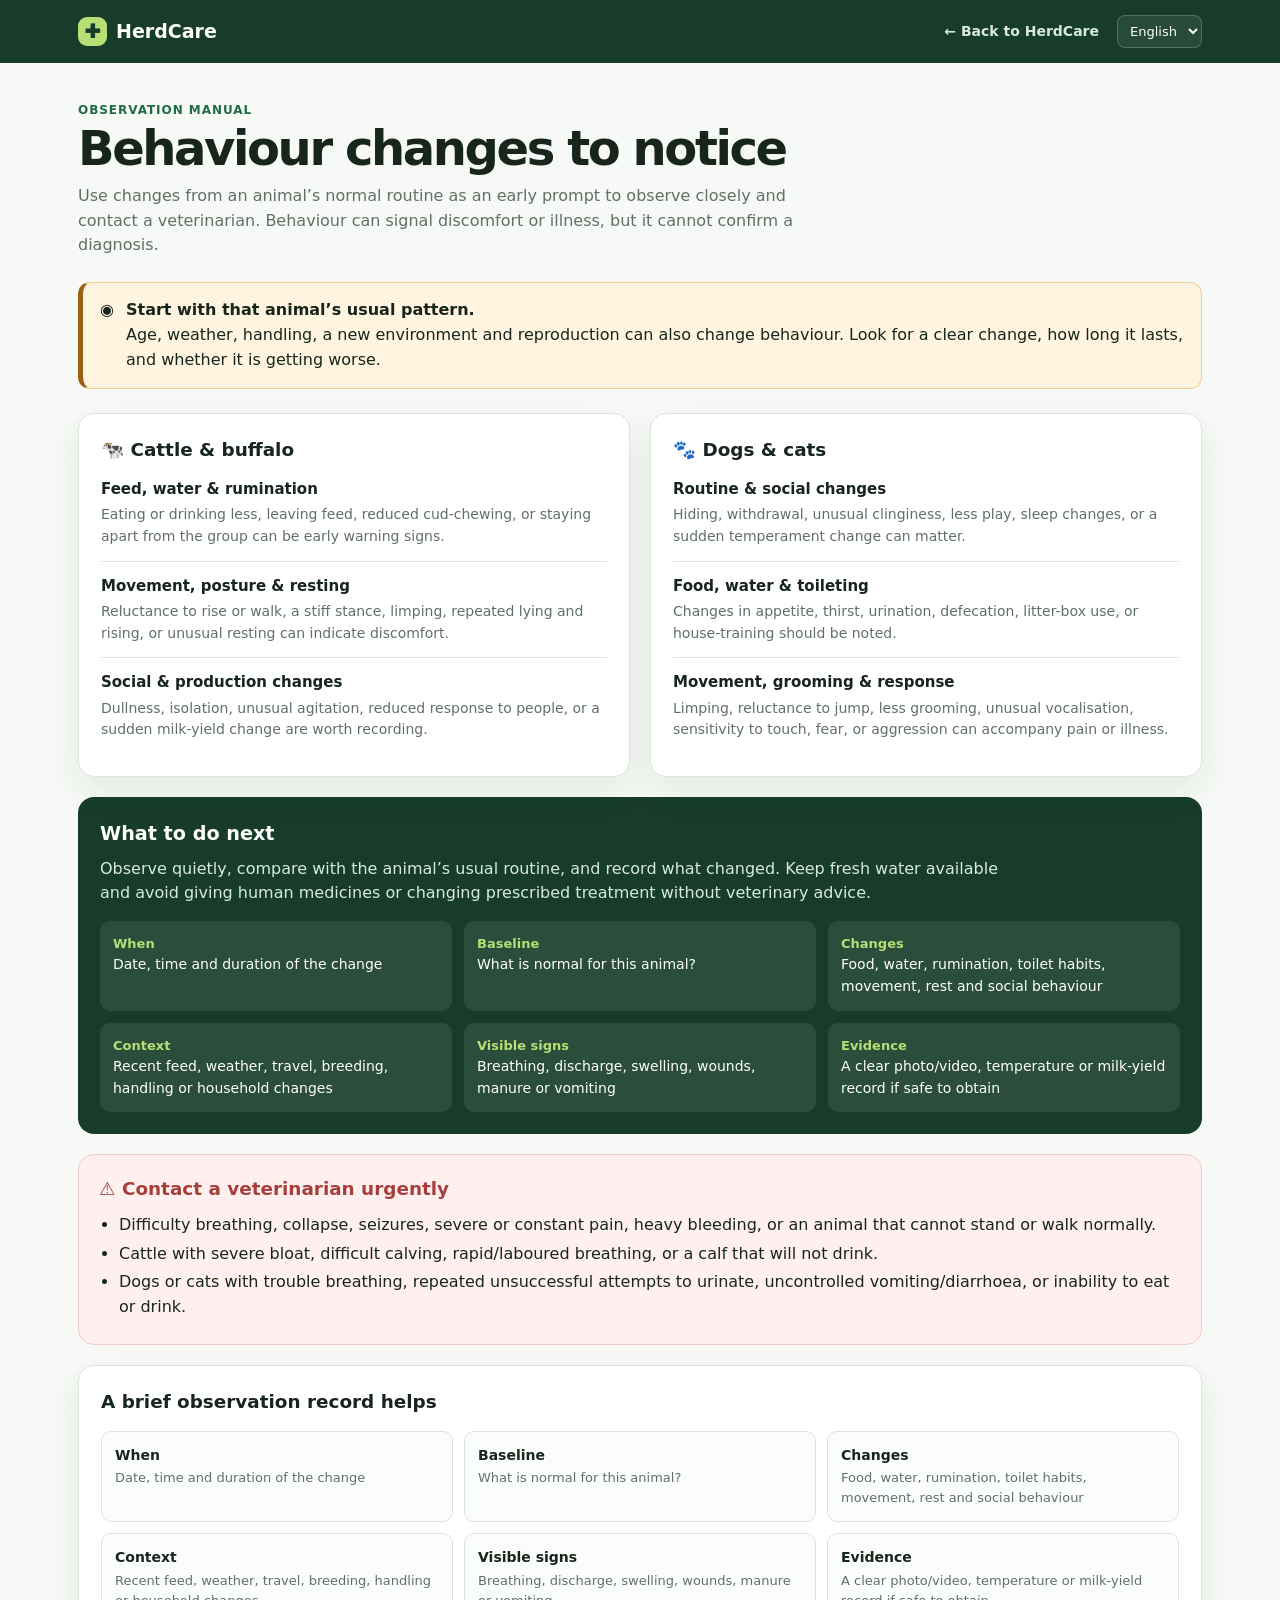
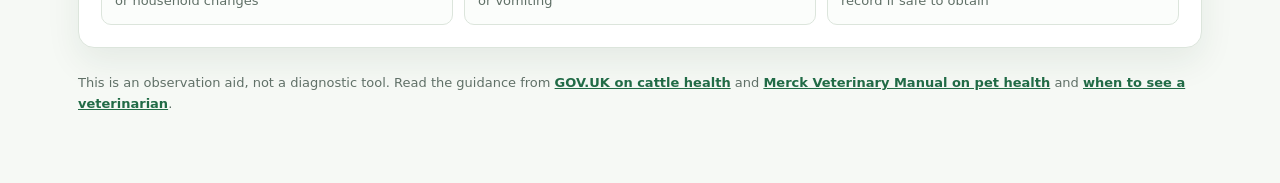
<file: animal-behaviour-manual.html>
<!doctype html>
<html lang="en">
<head>
  <meta charset="utf-8">
  <meta name="viewport" content="width=device-width,initial-scale=1">
  <title>HerdCare — Animal behaviour manual</title>
  <style>
    :root{--forest:#173d2a;--green:#216b46;--lime:#b7df75;--pale:#e6f2e9;--paper:#f6f9f5;--ink:#17251d;--muted:#607067;--line:#dce5dc;--amber:#9b6110;--amber-bg:#fff4df;--red:#a63f3c;--red-bg:#fff0ef;--shadow:0 14px 34px rgba(29,61,41,.08)}*{box-sizing:border-box}body{margin:0;background:var(--paper);color:var(--ink);font:16px/1.55 Inter,ui-sans-serif,system-ui,-apple-system,"Segoe UI",sans-serif}.topbar{background:var(--forest);color:#fff}.topbar-inner{max-width:1180px;margin:auto;padding:15px 28px;display:flex;gap:18px;align-items:center}.brand{display:flex;gap:9px;align-items:center;font-size:19px;font-weight:850}.brand-mark{width:29px;height:29px;display:grid;place-items:center;border-radius:9px;background:var(--lime);color:var(--forest);font-weight:950}.back{margin-left:auto;color:#d9eadc;text-decoration:none;font-size:14px;font-weight:750}.back:hover{color:#fff}.language{border:1px solid #ffffff35;border-radius:8px;background:#ffffff12;color:#fff;padding:7px 8px;font:inherit;font-size:13px}.language option{color:var(--ink)}.main{max-width:1180px;margin:auto;padding:38px 28px 56px}.eyebrow{font-size:12px;font-weight:850;letter-spacing:.08em;color:var(--green)}h1{font-size:clamp(2rem,4vw,3rem);line-height:1.08;letter-spacing:-.05em;margin:.22rem 0 .55rem}.lead{max-width:760px;margin:0;color:var(--muted)}.notice{display:flex;gap:12px;align-items:flex-start;margin:24px 0;padding:15px 17px;border:1px solid #efce8f;border-left:5px solid var(--amber);border-radius:12px;background:var(--amber-bg)}.notice strong{display:block}.layout{display:grid;grid-template-columns:1fr 1fr;gap:20px}.card{background:#fff;border:1px solid var(--line);border-radius:16px;box-shadow:var(--shadow);padding:22px}.card h2{font-size:1.15rem;margin:0 0 14px}.signal{padding:13px 0;border-top:1px solid var(--line)}.signal:first-of-type{border-top:0;padding-top:0}.signal strong{display:block;font-size:15px}.signal p{margin:3px 0 0;color:var(--muted);font-size:14px}.action{margin-top:20px;padding:22px;border-radius:16px;background:var(--forest);color:#fff}.action h2{margin:0 0 8px;font-size:1.2rem}.action p{margin:0;color:#d8eadb;max-width:900px}.checklist{display:grid;grid-template-columns:repeat(3,1fr);gap:12px;margin-top:15px}.check{padding:13px;border-radius:10px;background:#ffffff15;font-size:14px}.check b{display:block;color:var(--lime);font-size:13px}.urgent{margin-top:20px;padding:20px;border:1px solid #f2cbc8;border-radius:16px;background:var(--red-bg)}.urgent h2{color:var(--red);margin:0 0 9px;font-size:1.15rem}.urgent ul{margin:8px 0 0;padding-left:20px}.urgent li{margin:4px 0}.record{margin-top:20px}.record-grid{display:grid;grid-template-columns:repeat(3,1fr);gap:11px}.record-item{padding:13px;border:1px solid var(--line);border-radius:10px;background:#fbfdfb}.record-item b{display:block;font-size:14px}.record-item span{display:block;color:var(--muted);font-size:13px;margin-top:2px}.sources{margin-top:25px;color:var(--muted);font-size:13px}.sources a{color:var(--green);font-weight:700}@media(max-width:760px){.topbar-inner,.main{padding-left:16px;padding-right:16px}.topbar-inner{gap:10px}.brand{font-size:16px}.layout,.checklist,.record-grid{grid-template-columns:1fr}.back{margin-left:auto}.main{padding-top:28px}}
  </style>
</head>
<body>
  <header class="topbar"><div class="topbar-inner"><div class="brand"><span class="brand-mark">✚</span>HerdCare</div><a class="back" href="index.html" id="back">← Back to HerdCare</a><select class="language" id="language" aria-label="Website language"><option value="en">English</option><option value="hi">हिन्दी</option><option value="bn">বাংলা</option><option value="mr">मराठी</option></select></div></header>
  <main class="main" id="app"></main>
  <script>
    (()=>{
      const copy={
        en:{back:'← Back to HerdCare',eyebrow:'OBSERVATION MANUAL',title:'Behaviour changes to notice',lead:'Use changes from an animal’s normal routine as an early prompt to observe closely and contact a veterinarian. Behaviour can signal discomfort or illness, but it cannot confirm a diagnosis.',noticeTitle:'Start with that animal’s usual pattern.',notice:'Age, weather, handling, a new environment and reproduction can also change behaviour. Look for a clear change, how long it lasts, and whether it is getting worse.',cattle:'Cattle & buffalo',pets:'Dogs & cats',cattleSignals:[['Feed, water & rumination','Eating or drinking less, leaving feed, reduced cud-chewing, or staying apart from the group can be early warning signs.'],['Movement, posture & resting','Reluctance to rise or walk, a stiff stance, limping, repeated lying and rising, or unusual resting can indicate discomfort.'],['Social & production changes','Dullness, isolation, unusual agitation, reduced response to people, or a sudden milk-yield change are worth recording.']],petSignals:[['Routine & social changes','Hiding, withdrawal, unusual clinginess, less play, sleep changes, or a sudden temperament change can matter.'],['Food, water & toileting','Changes in appetite, thirst, urination, defecation, litter-box use, or house-training should be noted.'],['Movement, grooming & response','Limping, reluctance to jump, less grooming, unusual vocalisation, sensitivity to touch, fear, or aggression can accompany pain or illness.']],actionTitle:'What to do next',action:'Observe quietly, compare with the animal’s usual routine, and record what changed. Keep fresh water available and avoid giving human medicines or changing prescribed treatment without veterinary advice.',checks:[['When','Date, time and duration of the change'],['Baseline','What is normal for this animal?'],['Changes','Food, water, rumination, toilet habits, movement, rest and social behaviour'],['Context','Recent feed, weather, travel, breeding, handling or household changes'],['Visible signs','Breathing, discharge, swelling, wounds, manure or vomiting'],['Evidence','A clear photo/video, temperature or milk-yield record if safe to obtain']],urgentTitle:'Contact a veterinarian urgently',urgent:['Difficulty breathing, collapse, seizures, severe or constant pain, heavy bleeding, or an animal that cannot stand or walk normally.','Cattle with severe bloat, difficult calving, rapid/laboured breathing, or a calf that will not drink.','Dogs or cats with trouble breathing, repeated unsuccessful attempts to urinate, uncontrolled vomiting/diarrhoea, or inability to eat or drink.'],recordTitle:'A brief observation record helps',sources:'This is an observation aid, not a diagnostic tool. Read the guidance from ',source1:'GOV.UK on cattle health',source2:'Merck Veterinary Manual on pet health',and:' and ',source3:'when to see a veterinarian','.':'.'},
        hi:{back:'← हर्डकेयर पर वापस',eyebrow:'अवलोकन मार्गदर्शिका',title:'व्यवहार में बदलाव पहचानें',lead:'पशु की सामान्य दिनचर्या में बदलाव को ध्यान से देखने और पशु चिकित्सक से संपर्क करने के शुरुआती संकेत की तरह उपयोग करें। व्यवहार असुविधा या बीमारी का संकेत दे सकता है, लेकिन निदान की पुष्टि नहीं कर सकता।',noticeTitle:'उस पशु के सामान्य पैटर्न से शुरुआत करें।',notice:'उम्र, मौसम, संभालने का तरीका, नया वातावरण और प्रजनन भी व्यवहार बदल सकते हैं। स्पष्ट बदलाव, उसकी अवधि और स्थिति बिगड़ रही है या नहीं, यह देखें।',cattle:'गाय, भैंस और अन्य मवेशी',pets:'कुत्ते और बिल्लियाँ',cattleSignals:[['चारा, पानी और जुगाली','कम खाना या पानी पीना, चारा छोड़ना, कम जुगाली करना या झुंड से अलग रहना शुरुआती संकेत हो सकते हैं।'],['चलना, मुद्रा और आराम','उठने या चलने में अनिच्छा, अकड़ी मुद्रा, लंगड़ाहट, बार-बार लेटना-उठना या असामान्य आराम असुविधा दिखा सकता है।'],['सामाजिक और उत्पादन बदलाव','सुस्ती, अलगाव, असामान्य बेचैनी, लोगों के प्रति कम प्रतिक्रिया या दूध उत्पादन में अचानक बदलाव दर्ज करें।']],petSignals:[['दिनचर्या और सामाजिक बदलाव','छिपना, अलग रहना, असामान्य चिपकना, कम खेलना, नींद में बदलाव या अचानक स्वभाव बदलना महत्वपूर्ण हो सकता है।'],['खाना, पानी और शौच','भूख, प्यास, पेशाब, मल, लिटर-बॉक्स उपयोग या घर में शौच की आदत में बदलाव नोट करें।'],['चलना, संवारना और प्रतिक्रिया','लंगड़ाहट, कूदने में अनिच्छा, कम संवारना, असामान्य आवाज़, छूने पर संवेदनशीलता, डर या आक्रामकता दर्द या बीमारी के साथ हो सकती है।']],actionTitle:'अगला कदम',action:'शांतिपूर्वक देखें, सामान्य दिनचर्या से तुलना करें और क्या बदला दर्ज करें। ताज़ा पानी उपलब्ध रखें और पशु चिकित्सक की सलाह के बिना मानव दवा न दें या तय उपचार न बदलें।',checks:[['कब','बदलाव की तारीख, समय और अवधि'],['सामान्य स्थिति','इस पशु के लिए क्या सामान्य है?'],['बदलाव','चारा, पानी, जुगाली, शौच, चलना, आराम और सामाजिक व्यवहार'],['संदर्भ','हाल का चारा, मौसम, यात्रा, प्रजनन, संभालना या घर का बदलाव'],['दिखने वाले संकेत','साँस, स्राव, सूजन, घाव, गोबर या उल्टी'],['प्रमाण','यदि सुरक्षित हो तो साफ फोटो/वीडियो, तापमान या दूध उत्पादन रिकॉर्ड']],urgentTitle:'तुरंत पशु चिकित्सक से संपर्क करें',urgent:['साँस लेने में कठिनाई, गिरना, दौरे, गंभीर या लगातार दर्द, बहुत रक्तस्राव, या ऐसा पशु जो सामान्य रूप से खड़ा या चल नहीं सकता।','गंभीर अफारा, कठिन प्रसव, तेज़/कठिन साँस या दूध न पीने वाले बछड़े वाले मवेशी।','साँस की समस्या, पेशाब की बार-बार असफल कोशिश, अनियंत्रित उल्टी/दस्त, या खाने-पीने में असमर्थ कुत्ते या बिल्लियाँ।'],recordTitle:'संक्षिप्त अवलोकन रिकॉर्ड मदद करता है',sources:'यह अवलोकन सहायता है, निदान उपकरण नहीं। देखें ',source1:'मवेशी स्वास्थ्य पर GOV.UK मार्गदर्शन',source2:'पालतू स्वास्थ्य पर Merck पशु चिकित्सा मार्गदर्शिका',and:' और ',source3:'पशु चिकित्सक से कब मिलें','.':'.'},
        bn:{back:'← হার্ডকেয়ারে ফিরে যান',eyebrow:'পর্যবেক্ষণ নির্দেশিকা',title:'আচরণের পরিবর্তন লক্ষ করুন',lead:'প্রাণীর স্বাভাবিক রুটিনের পরিবর্তনকে নিবিড় পর্যবেক্ষণ ও পশু চিকিৎসকের সঙ্গে যোগাযোগের প্রাথমিক সংকেত হিসেবে ব্যবহার করুন। আচরণ অস্বস্তি বা অসুস্থতার ইঙ্গিত দিতে পারে, কিন্তু রোগ নির্ণয় নিশ্চিত করতে পারে না।',noticeTitle:'প্রাণীটির স্বাভাবিক ধরণ দিয়ে শুরু করুন।',notice:'বয়স, আবহাওয়া, পরিচর্যা, নতুন পরিবেশ এবং প্রজননও আচরণ বদলাতে পারে। স্পষ্ট পরিবর্তন, তা কতক্ষণ থাকে এবং খারাপ হচ্ছে কি না লক্ষ্য করুন।',cattle:'গবাদি পশু ও মহিষ',pets:'কুকুর ও বিড়াল',cattleSignals:[['খাদ্য, পানি ও জাবর কাটা','কম খাওয়া বা পানি পান, খাদ্য ছেড়ে দেওয়া, কম জাবর কাটা বা পাল থেকে আলাদা থাকা প্রাথমিক সংকেত হতে পারে।'],['চলাচল, ভঙ্গি ও বিশ্রাম','উঠতে বা হাঁটতে অনীহা, শক্ত ভঙ্গি, খোঁড়া, বারবার শোয়া-ওঠা বা অস্বাভাবিক বিশ্রাম অস্বস্তির ইঙ্গিত দিতে পারে।'],['সামাজিক ও উৎপাদনের পরিবর্তন','নিস্তেজতা, বিচ্ছিন্নতা, অস্বাভাবিক অস্থিরতা, মানুষের প্রতি কম সাড়া বা দুধের ফলনে হঠাৎ পরিবর্তন নথিভুক্ত করুন।']],petSignals:[['রুটিন ও সামাজিক পরিবর্তন','লুকিয়ে থাকা, আলাদা হয়ে যাওয়া, অস্বাভাবিকভাবে লেগে থাকা, কম খেলা, ঘুমের পরিবর্তন বা আচমকা স্বভাব বদল গুরুত্বপূর্ণ হতে পারে।'],['খাদ্য, পানি ও শৌচ','ক্ষুধা, তৃষ্ণা, প্রস্রাব, মল, লিটার-বক্স ব্যবহার বা ঘরে শৌচের অভ্যাসের পরিবর্তন নোট করুন।'],['চলাচল, পরিচর্যা ও প্রতিক্রিয়া','খোঁড়া, লাফ দিতে অনীহা, কম পরিচর্যা, অস্বাভাবিক শব্দ, স্পর্শে সংবেদনশীলতা, ভয় বা আক্রমণাত্মকতা ব্যথা বা অসুস্থতার সাথে থাকতে পারে।']],actionTitle:'পরবর্তী পদক্ষেপ',action:'শান্তভাবে পর্যবেক্ষণ করুন, স্বাভাবিক রুটিনের সঙ্গে তুলনা করুন এবং কী বদলেছে লিখুন। পরিষ্কার পানি দিন এবং পশু চিকিৎসকের পরামর্শ ছাড়া মানুষের ওষুধ দেবেন না বা নির্ধারিত চিকিৎসা বদলাবেন না।',checks:[['কখন','পরিবর্তনের তারিখ, সময় ও স্থায়িত্ব'],['স্বাভাবিক অবস্থা','এই প্রাণীর জন্য কী স্বাভাবিক?'],['পরিবর্তন','খাদ্য, পানি, জাবর কাটা, শৌচ, চলাচল, বিশ্রাম ও সামাজিক আচরণ'],['প্রেক্ষাপট','সাম্প্রতিক খাদ্য, আবহাওয়া, ভ্রমণ, প্রজনন, পরিচর্যা বা বাড়ির পরিবর্তন'],['দৃশ্যমান লক্ষণ','শ্বাস, স্রাব, ফোলা, ক্ষত, গোবর বা বমি'],['প্রমাণ','নিরাপদ হলে পরিষ্কার ছবি/ভিডিও, তাপমাত্রা বা দুধের ফলনের রেকর্ড']],urgentTitle:'জরুরিভাবে পশু চিকিৎসকের সঙ্গে যোগাযোগ করুন',urgent:['শ্বাসকষ্ট, পড়ে যাওয়া, খিঁচুনি, তীব্র বা অবিরাম ব্যথা, অতিরিক্ত রক্তপাত, বা স্বাভাবিকভাবে দাঁড়াতে বা হাঁটতে না পারা।','তীব্র পেট ফাঁপা, কঠিন প্রসব, দ্রুত/কষ্টকর শ্বাস বা দুধ পান না করা বাছুরসহ গবাদি পশু।','শ্বাসের সমস্যা, বারবার ব্যর্থ প্রস্রাবের চেষ্টা, নিয়ন্ত্রণহীন বমি/ডায়রিয়া বা খেতে-পান করতে না পারা কুকুর বা বিড়াল।'],recordTitle:'সংক্ষিপ্ত পর্যবেক্ষণ রেকর্ড সহায়ক',sources:'এটি পর্যবেক্ষণ সহায়িকা, রোগ নির্ণয়ের উপকরণ নয়। দেখুন ',source1:'গবাদি পশুর স্বাস্থ্য সম্পর্কে GOV.UK নির্দেশনা',source2:'পোষা প্রাণীর স্বাস্থ্য সম্পর্কে Merck পশুচিকিৎসা নির্দেশিকা',and:' এবং ',source3:'কখন পশু চিকিৎসকের কাছে যেতে হবে','.':'.'},
        mr:{back:'← हर्डकेअरवर परत जा',eyebrow:'निरीक्षण मार्गदर्शिका',title:'वर्तनातील बदल ओळखा',lead:'प्राण्याच्या नेहमीच्या दिनक्रमातील बदल हे बारकाईने निरीक्षण करण्यासाठी आणि पशुवैद्याशी संपर्क साधण्यासाठीचे सुरुवातीचे संकेत समजा. वर्तन अस्वस्थता किंवा आजार दर्शवू शकते, पण निदान निश्चित करू शकत नाही।',noticeTitle:'त्या प्राण्याच्या नेहमीच्या पद्धतीपासून सुरुवात करा।',notice:'वय, हवामान, हाताळणी, नवीन परिसर आणि प्रजनन यामुळेही वर्तन बदलू शकते. स्पष्ट बदल, तो किती काळ टिकतो आणि तो वाढतो आहे का हे पाहा।',cattle:'गुरे व म्हशी',pets:'कुत्रे व मांजरी',cattleSignals:[['चारा, पाणी व रवंथ','कमी खाणे किंवा पाणी पिणे, चारा सोडणे, कमी रवंथ करणे किंवा कळपापासून दूर राहणे हे सुरुवातीचे संकेत असू शकतात।'],['हालचाल, उभे राहणे व विश्रांती','उठण्याची किंवा चालण्याची अनिच्छा, ताठ उभे राहणे, लंगडणे, वारंवार उठणे-बसणे किंवा असामान्य विश्रांती अस्वस्थता दर्शवू शकते।'],['सामाजिक व उत्पादनातील बदल','सुस्ती, एकटे राहणे, असामान्य अस्वस्थता, लोकांना कमी प्रतिसाद किंवा दुधाच्या उत्पादनात अचानक बदल नोंदवा।']],petSignals:[['दिनक्रम व सामाजिक बदल','लपणे, दूर राहणे, असामान्य चिकटपणा, कमी खेळणे, झोपेतील बदल किंवा अचानक स्वभावबदल महत्त्वाचा असू शकतो।'],['खाणे, पाणी व शौच','भूक, तहान, लघवी, मल, लिटर-बॉक्स वापर किंवा घरातील शौचाच्या सवयीतील बदल नोंदवा।'],['हालचाल, स्वच्छता व प्रतिसाद','लंगडणे, उडी मारण्याची अनिच्छा, कमी स्वच्छता, असामान्य आवाज, स्पर्शाची संवेदनशीलता, भीती किंवा आक्रमकता वेदना किंवा आजारासोबत असू शकते।']],actionTitle:'पुढील पाऊल',action:'शांतपणे निरीक्षण करा, नेहमीच्या दिनक्रमाशी तुलना करा आणि काय बदलले ते नोंदवा. ताजे पाणी उपलब्ध ठेवा आणि पशुवैद्याच्या सल्ल्याशिवाय मानवी औषध देऊ नका किंवा ठरलेले उपचार बदलू नका।',checks:[['कधी','बदलाची तारीख, वेळ आणि कालावधी'],['नेहमीची स्थिती','या प्राण्यासाठी काय सामान्य आहे?'],['बदल','चारा, पाणी, रवंथ, शौच, हालचाल, विश्रांती आणि सामाजिक वर्तन'],['संदर्भ','अलीकडील चारा, हवामान, प्रवास, प्रजनन, हाताळणी किंवा घरातील बदल'],['दृश्यमान चिन्हे','श्वास, स्त्राव, सूज, जखम, शेण किंवा उलटी'],['पुरावा','सुरक्षित असल्यास स्पष्ट फोटो/व्हिडिओ, तापमान किंवा दूध उत्पादनाची नोंद']],urgentTitle:'तातडीने पशुवैद्याशी संपर्क करा',urgent:['श्वास घेण्यास त्रास, कोसळणे, झटके, तीव्र किंवा सतत वेदना, खूप रक्तस्राव, किंवा सामान्यपणे उभे राहता वा चालता न येणे।','तीव्र फुगवटा, कठीण प्रसूती, वेगवान/त्रासदायक श्वास किंवा दूध न पिणारे वासरू असलेली गुरे।','श्वासाची समस्या, वारंवार अयशस्वी लघवीचा प्रयत्न, नियंत्रणात न येणारी उलटी/जुलाब किंवा खाणे-पिणे न होणारे कुत्रे किंवा मांजरी।'],recordTitle:'थोडक्यात निरीक्षण नोंद उपयुक्त ठरते',sources:'ही निरीक्षणासाठीची मदत आहे, निदानाचे साधन नाही. पहा ',source1:'गुरांच्या आरोग्यावरील GOV.UK मार्गदर्शन',source2:'पाळीव प्राण्यांच्या आरोग्यावरील Merck पशुवैद्यकीय मार्गदर्शिका',and:' आणि ',source3:'पशुवैद्याला कधी भेटावे','.':'.'}
      };
      const sourceLinks={s1:'https://www.gov.uk/guidance/cattle-health',s2:'https://www.merckvetmanual.com/management-and-nutrition/preventative-health-care-and-husbandry-in-small-animals/overview-of-preventative-health-care-and-husbandry-in-small-animals',s3:'https://www.merckvetmanual.com/multimedia/table/when-to-see-a-veterinarian'};
      let language=localStorage.getItem('herdcare-language-v1')||'en';
      const signals=items=>items.map(([heading,text])=>`<div class="signal"><strong>${heading}</strong><p>${text}</p></div>`).join('');
      const render=()=>{const c=copy[language]||copy.en;document.documentElement.lang=language;document.getElementById('back').textContent=c.back;document.getElementById('language').value=language;document.getElementById('app').innerHTML=`<div class="eyebrow">${c.eyebrow}</div><h1>${c.title}</h1><p class="lead">${c.lead}</p><section class="notice"><div>◉</div><div><strong>${c.noticeTitle}</strong>${c.notice}</div></section><section class="layout"><article class="card"><h2>🐄 ${c.cattle}</h2>${signals(c.cattleSignals)}</article><article class="card"><h2>🐾 ${c.pets}</h2>${signals(c.petSignals)}</article></section><section class="action"><h2>${c.actionTitle}</h2><p>${c.action}</p><div class="checklist">${c.checks.map(([h,t])=>`<div class="check"><b>${h}</b>${t}</div>`).join('')}</div></section><section class="urgent"><h2>⚠ ${c.urgentTitle}</h2><ul>${c.urgent.map(item=>`<li>${item}</li>`).join('')}</ul></section><section class="card record"><h2>${c.recordTitle}</h2><div class="record-grid">${c.checks.map(([h,t])=>`<div class="record-item"><b>${h}</b><span>${t}</span></div>`).join('')}</div></section><p class="sources">${c.sources}<a href="${sourceLinks.s1}" target="_blank" rel="noopener">${c.source1}</a>${c.and}<a href="${sourceLinks.s2}" target="_blank" rel="noopener">${c.source2}</a>${c.and}<a href="${sourceLinks.s3}" target="_blank" rel="noopener">${c.source3}</a>${c['.']}</p>`};
      document.getElementById('language').onchange=event=>{language=event.target.value;localStorage.setItem('herdcare-language-v1',language);render()};render();
    })();
  </script>
</body>
</html>
</file>
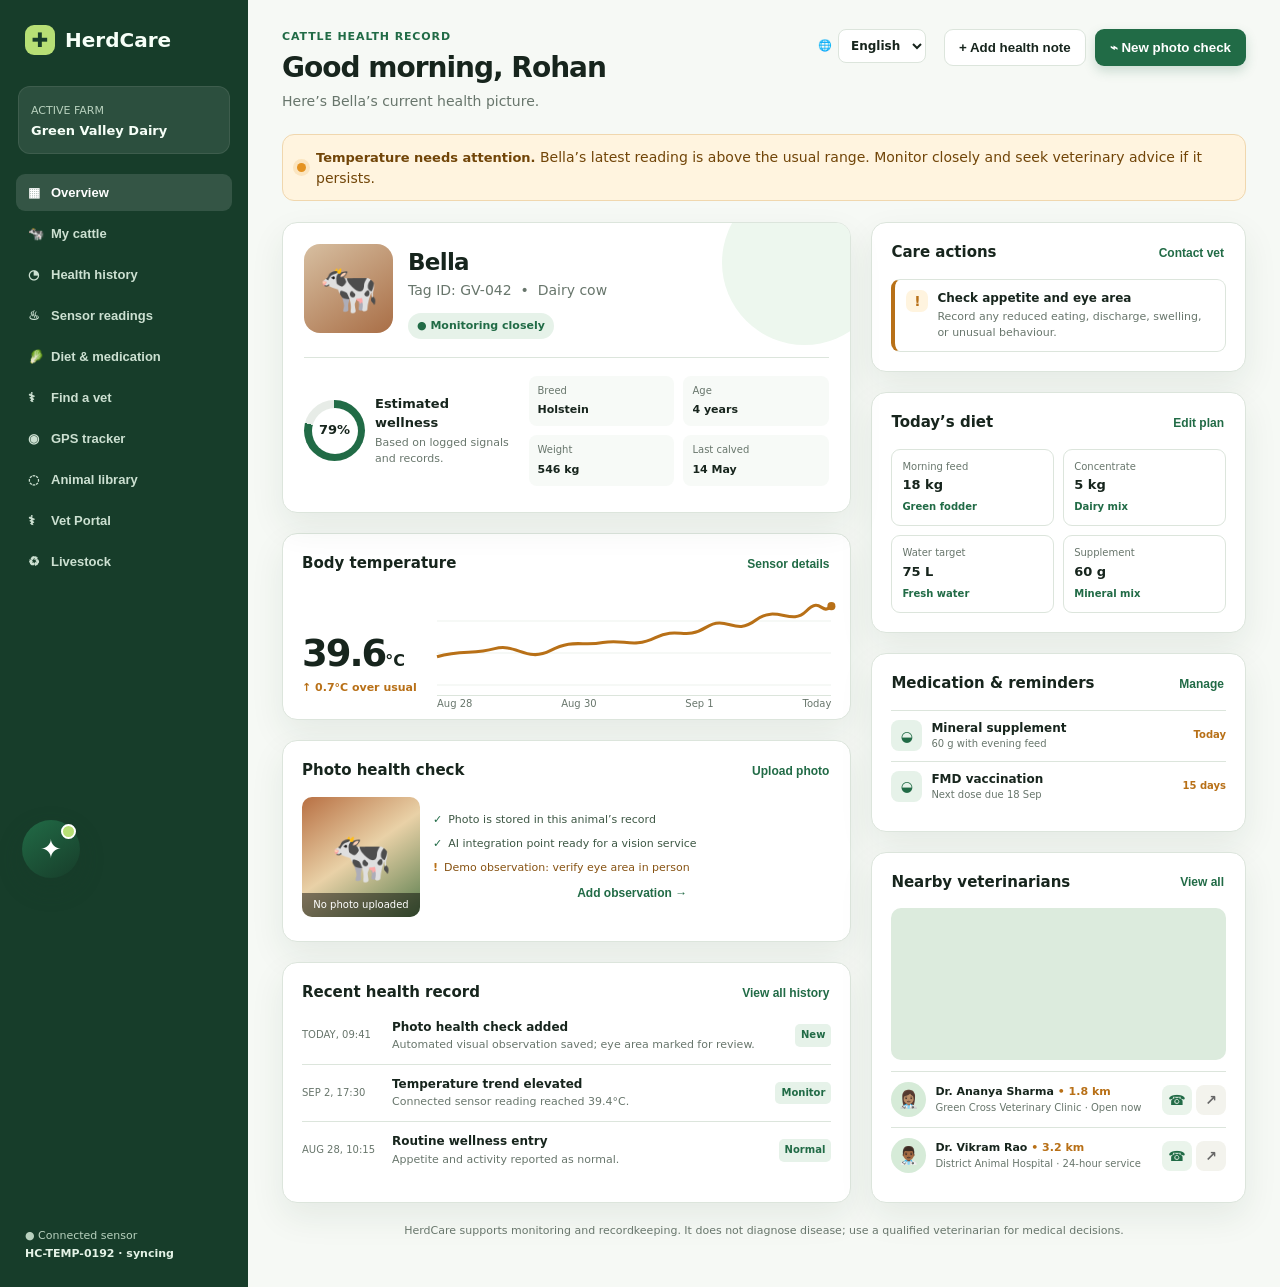
<file: herdcare-prototype.html>
<!doctype html>
<html lang="en">
<head>
  <meta charset="utf-8">
  <meta name="viewport" content="width=device-width, initial-scale=1">
  <title>HerdCare — Cattle Health Manager</title>
  <style>
    :root{--forest:#173d2a;--green:#216b46;--lime:#b7df75;--pale:#e6f2e9;--ink:#17251d;--muted:#68766c;--paper:#f6f9f5;--white:#fff;--line:#dce5dc;--amber:#b87017;--amber-bg:#fff4df;--red:#b74440;--red-bg:#fbe9e8;--shadow:0 14px 34px rgba(29,61,41,.08)}
    *{box-sizing:border-box}body{margin:0;background:var(--paper);color:var(--ink);font:14px/1.45 Inter,ui-sans-serif,system-ui,-apple-system,"Segoe UI",sans-serif}.shell{display:grid;grid-template-columns:248px 1fr;min-height:100vh}.sidebar{background:var(--forest);color:#f7fff8;padding:25px 16px;display:flex;flex-direction:column}.brand{display:flex;gap:10px;align-items:center;padding:0 9px;font-size:20px;font-weight:850}.brand-mark{width:30px;height:30px;display:grid;place-items:center;border-radius:9px;background:var(--lime);color:var(--forest);font-weight:900}.farm{margin:31px 2px 20px;padding:12px;border-radius:12px;background:#ffffff18;border:1px solid #ffffff15}.farm small,.side-foot{font-size:11px;color:#b8d1be}.farm strong{display:block;margin-top:3px;font-size:13px}.nav{display:grid;gap:4px}.nav button{border:0;background:transparent;color:#cce0d1;text-align:left;border-radius:9px;padding:11px 12px;font-weight:700;font-size:13px}.nav button:hover,.nav button.active{color:#fff;background:#ffffff20}.nav span{display:inline-block;width:23px}.side-foot{margin-top:auto;padding:0 9px;line-height:1.6}.side-foot strong{color:#e4f2e6;font-size:11px}.main{max-width:1530px;margin:auto;padding:29px 34px 48px;width:100%}.top{display:flex;justify-content:space-between;gap:18px;align-items:flex-start;margin-bottom:23px}.eyebrow{font-size:11px;font-weight:850;color:var(--green);letter-spacing:.08em;text-transform:uppercase}.top h1{font-size:28px;letter-spacing:-1px;margin:3px 0 2px}.top p{margin:0;color:var(--muted)}.tools{display:flex;gap:9px}.button{border:1px solid transparent;border-radius:9px;padding:10px 14px;background:#fff;color:var(--ink);font-weight:800;white-space:nowrap}.button.ghost{border-color:var(--line)}.button.primary{background:var(--green);color:#fff;box-shadow:0 5px 12px #216b4635}.card{background:#fff;border:1px solid var(--line);border-radius:15px;box-shadow:var(--shadow)}.notice{padding:12px 14px;border:1px solid #f0d7ae;border-radius:12px;background:var(--amber-bg);color:#714508;display:flex;gap:10px;align-items:center;margin-bottom:21px}.notice-dot{width:9px;height:9px;border-radius:50%;background:#e49322;box-shadow:0 0 0 4px #fbe5c0;flex:none}.notice strong{font-size:13px}.dashboard{display:grid;grid-template-columns:minmax(420px,1.52fr) minmax(330px,1fr);gap:20px}.stack{display:grid;gap:20px}.profile{padding:21px;overflow:hidden;position:relative}.profile:after{content:"";position:absolute;right:-37px;top:-43px;width:165px;height:165px;border-radius:50%;background:#edf7ee}.profile-head{display:flex;gap:15px;position:relative;z-index:1}.avatar{width:89px;height:89px;border-radius:16px;background:linear-gradient(145deg,#d7bfa1,#a96e46);display:grid;place-items:center;font-size:48px;overflow:hidden;flex:none}.avatar img,.photo-preview img,.tiny-avatar img{width:100%;height:100%;object-fit:cover}.identity h2{font-size:23px;letter-spacing:-.7px;margin:2px 0 1px}.identity p{margin:0;color:var(--muted)}.tag{display:inline-flex;gap:6px;align-items:center;margin-top:12px;padding:5px 9px;border-radius:99px;background:var(--pale);color:var(--green);font-size:11px;font-weight:850}.profile-bottom{display:grid;grid-template-columns:1fr 1.45fr;gap:17px;border-top:1px solid var(--line);padding-top:18px;margin-top:18px;position:relative;z-index:1}.score{display:flex;align-items:center;gap:10px}.score-ring{width:61px;height:61px;border-radius:50%;display:grid;place-items:center;position:relative;flex:none}.score-ring:after{content:"";position:absolute;width:46px;height:46px;border-radius:50%;background:#fff}.score-ring b{position:relative;z-index:1;font-size:13px}.score strong{display:block;font-size:13px}.score small{display:block;color:var(--muted);font-size:11px;margin-top:2px}.details{display:grid;grid-template-columns:repeat(2,1fr);gap:9px}.details div{padding:8px 9px;border-radius:8px;background:#f7faf7}.details small{display:block;color:var(--muted);font-size:10px}.details b{font-size:11px}.section,.wide-card,.info{padding:19px}.head{display:flex;justify-content:space-between;align-items:center;gap:8px;margin-bottom:15px}.head h2{font-size:15px;margin:0}.link{border:0;background:transparent;color:var(--green);font-weight:800;font-size:12px;padding:2px}.temp{display:flex;gap:18px;align-items:flex-end}.temp-main{min-width:117px}.temp-main b{font-size:37px;line-height:1;letter-spacing:-2px}.temp-main b span{font-size:16px;letter-spacing:0}.temp-main small{display:block;color:var(--amber);font-size:11px;font-weight:750;margin-top:8px}.trend{height:106px;flex:1;position:relative;background:repeating-linear-gradient(to bottom,transparent 0,transparent 30px,#edf2ed 31px,transparent 32px);border-bottom:1px solid var(--line)}.trend svg{position:absolute;inset:4px 0 13px;width:100%;height:83px;overflow:visible}.trend-labels{position:absolute;bottom:-17px;left:0;right:0;display:flex;justify-content:space-between;color:var(--muted);font-size:10px}.alerts{display:grid;gap:9px}.alert{padding:10px 11px;border:1px solid var(--line);border-left:4px solid var(--amber);border-radius:9px;display:flex;gap:9px}.alert.urgent{border-left-color:var(--red)}.alert-icon{width:22px;height:22px;border-radius:7px;background:var(--amber-bg);color:var(--amber);display:grid;place-items:center;font-weight:900;flex:none}.urgent .alert-icon{background:var(--red-bg);color:var(--red)}.alert strong{display:block;font-size:12px}.alert p{font-size:11px;color:var(--muted);margin:2px 0 0}.photo-check{display:grid;grid-template-columns:118px 1fr;gap:13px}.photo-preview{min-height:120px;position:relative;overflow:hidden;border-radius:10px;background:linear-gradient(145deg,#b87043,#e9d1a7 48%,#587d4d);display:grid;place-items:center;font-size:49px}.photo-preview small{position:absolute;bottom:0;left:0;right:0;padding:5px 6px;background:#0007;color:#fff;text-align:center;font-size:10px}.checklist{align-content:center;display:grid;gap:8px}.check{font-size:11px;color:#3d5744}.check:before{content:"✓";font-weight:900;color:var(--green);margin-right:6px}.check.warn{color:#875313}.check.warn:before{content:"!";color:var(--amber)}.log{display:grid}.log-row{display:grid;grid-template-columns:80px 1fr auto;gap:10px;align-items:center;padding:11px 0;border-top:1px solid var(--line)}.log-row:first-child{border-top:0;padding-top:0}.date{font-size:10px;color:var(--muted);text-transform:uppercase}.log-row strong{display:block;font-size:12px}.log-row p{font-size:11px;color:var(--muted);margin:1px 0 0}.mini{padding:4px 6px;border-radius:5px;background:var(--pale);color:var(--green);font-size:10px;font-weight:800}.diet-grid{display:grid;grid-template-columns:1fr 1fr;gap:9px}.diet-item{padding:10px;border:1px solid var(--line);border-radius:9px}.diet-item small{display:block;font-size:10px;color:var(--muted)}.diet-item b{font-size:13px}.diet-item span{font-size:10px;font-weight:800;color:var(--green)}.med{display:flex;gap:9px;align-items:center;padding:9px 0;border-top:1px solid var(--line)}.med:first-of-type{padding-top:0;border-top:0}.med-icon{display:grid;place-items:center;width:31px;height:31px;border-radius:8px;background:var(--pale);color:var(--green)}.med strong{display:block;font-size:12px}.med small{display:block;color:var(--muted);font-size:10px}.due{margin-left:auto;color:var(--amber);font-size:10px;font-weight:800}.map{height:152px;border-radius:10px;overflow:hidden;position:relative;background:#dcebdd;margin-bottom:11px}.road{position:absolute;background:#fff;opacity:.9}.road.a{width:140%;height:13px;left:-20%;top:48%;transform:rotate(-21deg)}.road.b{width:14px;height:155%;left:54%;top:-25%;transform:rotate(25deg)}.road.c{width:120%;height:8px;left:-15%;top:22%;transform:rotate(13deg)}.park{position:absolute;bottom:-20px;right:-5px;width:100px;height:80px;border-radius:48%;background:#b9dcb9}.pin{position:absolute;width:25px;height:25px;border-radius:50% 50% 50% 0;background:var(--green);transform:rotate(-45deg);box-shadow:0 4px 8px #173d2a33}.pin:after{content:"+";position:absolute;inset:0;display:grid;place-items:center;color:#fff;font-weight:900;transform:rotate(45deg)}.pin.a{left:41%;top:39%}.pin.b{left:68%;top:25%;background:var(--amber);scale:.78}.pin.c{left:24%;top:65%;background:var(--red);scale:.7}.vet{display:grid;grid-template-columns:36px 1fr auto;align-items:center;gap:8px;padding:10px 0;border-top:1px solid var(--line)}.vet:first-of-type{border-top:0}.vet-avatar{display:grid;place-items:center;width:35px;height:35px;border-radius:50%;background:#d6ebd8;font-size:17px}.vet strong{display:block;font-size:11px}.vet small{display:block;color:var(--muted);font-size:10px;margin-top:1px}.vet-actions{display:flex;gap:4px}.round{border:0;width:30px;height:30px;border-radius:8px;background:#eaf4eb;color:var(--green);display:grid;place-items:center;text-decoration:none;font-weight:900}.round.alt{background:#f3f3ed;color:#666}.page{display:none}.page.active{display:block}.page-head{display:flex;align-items:end;justify-content:space-between;gap:14px;margin-bottom:22px}.page-head h1{font-size:26px;letter-spacing:-.8px;margin:0}.page-head p{color:var(--muted);margin:4px 0 0}.cattle-grid{display:grid;grid-template-columns:repeat(auto-fill,minmax(240px,1fr));gap:15px}.animal-card{padding:17px;cursor:pointer;transition:.16s transform,.16s border-color}.animal-card:hover{transform:translateY(-2px);border-color:#adcbaf}.animal-top{display:flex;align-items:center;gap:10px}.tiny-avatar{width:45px;height:45px;border-radius:11px;background:#e6c8aa;display:grid;place-items:center;font-size:26px;overflow:hidden}.animal-card h2{margin:0;font-size:16px}.animal-card p{margin:1px 0;font-size:11px;color:var(--muted)}.animal-stat{margin-top:15px;padding-top:12px;border-top:1px solid var(--line);display:flex;justify-content:space-between;font-size:11px}.animal-stat b{color:var(--green)}.two-col{display:grid;grid-template-columns:minmax(0,1.45fr) minmax(300px,.75fr);gap:20px}.history-row{display:grid;grid-template-columns:105px 1fr auto;gap:15px;padding:13px 0;border-top:1px solid var(--line)}.history-row:first-child{padding-top:0;border-top:0}.history-row h3{font-size:13px;margin:0}.history-row p{font-size:12px;color:var(--muted);margin:3px 0 0}.timeline-date{font-size:11px;color:var(--muted);font-weight:750}.info h2{font-size:15px;margin:0 0 12px}.info p{font-size:12px;color:var(--muted)}.reading{font-size:45px;font-weight:850;letter-spacing:-2px}.reading span{font-size:19px}.range{font-size:11px;color:var(--muted)}.form{display:grid;gap:12px}.form label{font-size:11px;font-weight:800}.form input,.form textarea,.form select{display:block;width:100%;margin-top:5px;padding:9px;border:1px solid var(--line);border-radius:8px;background:#fff;color:var(--ink)}.form textarea{min-height:78px;resize:vertical}.sensor-control{display:flex;gap:8px;align-items:center;padding:12px;border:1px solid var(--line);border-radius:10px;background:#f6faf6}.switch{width:42px;height:24px;border:0;border-radius:999px;background:#cbd5cd;position:relative;flex:none}.switch:after{content:"";position:absolute;width:18px;height:18px;top:3px;left:3px;border-radius:50%;background:#fff;transition:.15s}.switch.on{background:var(--green)}.switch.on:after{left:21px}.edit-list{display:grid;gap:10px}.edit-row{display:flex;justify-content:space-between;gap:10px;align-items:center;padding:12px;border:1px solid var(--line);border-radius:10px}.edit-row b{display:block;font-size:12px}.edit-row small{display:block;color:var(--muted);font-size:11px}.delete{border:0;border-radius:6px;padding:6px 8px;background:#fff0ef;color:var(--red);font-weight:800}.directory{display:grid;gap:11px}.directory-vet{display:grid;grid-template-columns:45px 1fr auto;gap:10px;align-items:center;padding:15px}.directory-vet h2{font-size:14px;margin:0}.directory-vet p{font-size:11px;color:var(--muted);margin:3px 0}.emergency{font-size:10px;font-weight:850;color:var(--red)}.modal{display:none;align-items:center;justify-content:center;position:fixed;z-index:20;inset:0;padding:20px;background:#0c221566}.modal.open{display:flex}.modal-box{max-width:520px;max-height:91vh;width:100%;overflow:auto;padding:22px;border-radius:16px;background:#fff;box-shadow:0 24px 60px #0003}.modal-box h2{font-size:20px;letter-spacing:-.5px;margin:0 0 4px}.modal-box>p{font-size:12px;color:var(--muted);margin:0 0 16px}.modal-actions{display:flex;justify-content:flex-end;gap:8px;margin-top:17px}.toast{display:none;position:fixed;z-index:30;right:22px;bottom:20px;padding:12px 14px;border-radius:9px;background:var(--forest);color:#fff;box-shadow:var(--shadow)}.toast.show{display:block}.small-note{font-size:11px;color:var(--muted);margin:12px 0 0}.footer{margin:20px 0 0;text-align:center;color:var(--muted);font-size:11px}
    @media(max-width:1060px){.dashboard{grid-template-columns:1fr}.stack.right{grid-template-columns:1fr 1fr;align-items:start}.stack.right .vets-card{grid-column:span 2}.two-col{grid-template-columns:1fr}}@media(max-width:720px){.shell{grid-template-columns:1fr}.sidebar{display:none}.main{padding:20px 15px 35px}.top,.page-head{flex-direction:column;align-items:stretch}.tools{width:100%}.tools .button{flex:1}.stack.right{grid-template-columns:1fr}.stack.right .vets-card{grid-column:auto}.profile-bottom{grid-template-columns:1fr}.photo-check{grid-template-columns:100px 1fr}.temp{gap:10px}.temp-main{min-width:96px}.temp-main b{font-size:30px}.history-row{grid-template-columns:70px 1fr}.history-row .mini{display:none}.directory-vet{grid-template-columns:42px 1fr}.directory-vet .vet-actions{grid-column:2}.details{grid-template-columns:repeat(4,1fr)}.details div{padding:6px}.details small{font-size:9px}.details b{font-size:10px}}
    /* Live Maps embeds replace the illustrative clinic map when the prototype is online. */
    .map iframe{display:block;width:100%;height:100%;border:0}
    .map-caption{margin:-3px 0 12px;font-size:10px;color:var(--muted)}
  </style>
</head>
<body>
  <div id="app"></div>
  <div class="modal" id="modal"><div class="modal-box" role="dialog" aria-modal="true"><h2 id="modal-title"></h2><p id="modal-copy"></p><form class="form" id="modal-form"></form></div></div>
  <div class="toast" id="toast" role="status"></div>
  <script>
  (()=>{
    const KEY='herdcare-working-prototype-v1';
    const demo={selected:'GV-042',sensorOn:true,cattle:[{id:'GV-042',name:'Bella',type:'Dairy cow',breed:'Holstein',age:'4 years',weight:'546 kg',lastCalved:'14 May',temp:39.6,usual:38.9,photo:'',notes:[{date:'Today, 09:41',title:'Photo health check added',detail:'Automated visual observation saved; eye area marked for review.',label:'New'},{date:'Sep 2, 17:30',title:'Temperature trend elevated',detail:'Connected sensor reading reached 39.4°C.',label:'Monitor'},{date:'Aug 28, 10:15',title:'Routine wellness entry',detail:'Appetite and activity reported as normal.',label:'Normal'}],diet:[['Morning feed','18 kg','Green fodder'],['Concentrate','5 kg','Dairy mix'],['Water target','75 L','Fresh water'],['Supplement','60 g','Mineral mix']],meds:[{name:'Mineral supplement',detail:'60 g with evening feed',due:'Today'},{name:'FMD vaccination',detail:'Next dose due 18 Sep',due:'15 days'}]}],vets:[{name:'Dr. Ananya Sharma',clinic:'Green Cross Veterinary Clinic',address:'12 Farm Road, Green Valley',phone:'+919800123456',distance:'1.8 km',open:'Open now',emoji:'👩🏽‍⚕️',emergency:false},{name:'Dr. Vikram Rao',clinic:'District Animal Hospital',address:'Market Road, Green Valley',phone:'+919800789012',distance:'3.2 km',open:'24-hour service',emoji:'👨🏾‍⚕️',emergency:true},{name:'Dr. Meera Patel',clinic:'Rural Livestock Care',address:'Highway 7, Green Valley',phone:'+919800456789',distance:'4.5 km',open:'Open until 20:00',emoji:'👩🏽‍⚕️',emergency:false}]};
    let state;try{state=JSON.parse(localStorage.getItem(KEY))||demo}catch{state=demo}let page='overview';const app=document.getElementById('app'),modal=document.getElementById('modal'),toast=document.getElementById('toast');const save=()=>localStorage.setItem(KEY,JSON.stringify(state));const animal=()=>state.cattle.find(c=>c.id===state.selected)||state.cattle[0];const esc=x=>String(x).replace(/[&<>'"]/g,c=>({'&':'&amp;','<':'&lt;','>':'&gt;',"'":'&#39;','"':'&quot;'}[c]));const now=()=>new Date().toLocaleString('en-US',{month:'short',day:'numeric',hour:'2-digit',minute:'2-digit'});const wellness=c=>Math.max(48,Math.min(96,Math.round(90-Math.max(0,c.temp-39.2)*18-(c.notes.some(n=>/eye|appetite/i.test(n.detail))?4:0))));const status=c=>c.temp>=40?'Urgent veterinary attention':c.temp>39.3?'Monitoring closely':'Looks stable';const image=c=>c.photo?`<img src="${c.photo}" alt="${esc(c.name)} health-check photo">`:'🐄';
    const nav=[['overview','▦','Overview'],['cattle','🐄','My cattle'],['history','◔','Health history'],['sensor','♨','Sensor readings'],['diet','🥬','Diet & medication'],['vets','⚕','Find a vet']];
    function frame(content,title,subtitle,tools=''){app.innerHTML=`<div class="shell"><aside class="sidebar"><div class="brand"><div class="brand-mark">✚</div>HerdCare</div><div class="farm"><small>ACTIVE FARM</small><strong>Green Valley Dairy</strong></div><nav class="nav">${nav.map(n=>`<button class="${page===n[0]?'active':''}" data-page="${n[0]}"><span>${n[1]}</span>${n[2]}</button>`).join('')}</nav><div class="side-foot">${state.sensorOn?'● Connected sensor':'○ Sensor paused'}<br><strong>${state.sensorOn?'HC-TEMP-0192 · syncing':'Manual entry mode'}</strong></div></aside><main class="main"><header class="top"><div><div class="eyebrow">${page==='overview'?'Cattle health record':'HerdCare'}</div><h1>${title}</h1><p>${subtitle}</p></div>${tools}</header>${content}<p class="footer">HerdCare supports monitoring and recordkeeping. It does not diagnose disease; use a qualified veterinarian for medical decisions.</p></main></div>`;document.querySelectorAll('[data-page]').forEach(b=>b.onclick=()=>{page=b.dataset.page;render()})}
    function vetRow(v){return `<div class="vet"><div class="vet-avatar">${v.emoji}</div><div><strong>${esc(v.name)} <span style="color:#b87017">• ${esc(v.distance)}</span></strong><small>${esc(v.clinic)} · ${esc(v.open)}</small></div><div class="vet-actions"><a class="round" href="tel:${esc(v.phone)}" title="Call ${esc(v.name)}">☎</a><a class="round alt" target="_blank" rel="noopener" href="https://www.google.com/maps/search/?api=1&query=${encodeURIComponent(v.address)}" title="Directions">↗</a></div></div>`}
    function overview(){const c=animal(),score=wellness(c),warning=c.temp>39.3;const alert=`<div class="alerts"><div class="alert"><div class="alert-icon">!</div><div><strong>${warning?'Check appetite and eye area':'Continue routine monitoring'}</strong><p>${warning?'Record any reduced eating, discharge, swelling, or unusual behaviour.':'Bella’s readings are currently close to her usual range.'}</p></div></div>${c.temp>=40?'<div class="alert urgent"><div class="alert-icon">!</div><div><strong>Contact a veterinarian now</strong><p>The recorded temperature is at or above the urgent threshold.</p></div></div>':''}</div>`;const html=`${warning?`<div class="notice"><div class="notice-dot"></div><div><strong>Temperature needs attention.</strong> ${esc(c.name)}’s latest reading is above the usual range. ${c.temp>=40?'Contact a veterinarian promptly.':'Monitor closely and seek veterinary advice if it persists.'}</div></div>`:''}<div class="dashboard"><div class="stack"><section class="card profile"><div class="profile-head"><div class="avatar">${image(c)}</div><div class="identity"><h2>${esc(c.name)}</h2><p>Tag ID: ${esc(c.id)} &nbsp;•&nbsp; ${esc(c.type)}</p><span class="tag">● ${status(c)}</span></div></div><div class="profile-bottom"><div class="score"><div class="score-ring" style="background:conic-gradient(var(--green) 0 ${score*3.6}deg,#e7ece7 ${score*3.6}deg)"><b>${score}%</b></div><div><strong>Estimated wellness</strong><small>Based on logged signals and records.</small></div></div><div class="details"><div><small>Breed</small><b>${esc(c.breed)}</b></div><div><small>Age</small><b>${esc(c.age)}</b></div><div><small>Weight</small><b>${esc(c.weight)}</b></div><div><small>Last calved</small><b>${esc(c.lastCalved)}</b></div></div></div></section><section class="card section"><div class="head"><h2>Body temperature</h2><button class="link" data-go="sensor">Sensor details</button></div><div class="temp"><div class="temp-main"><b>${c.temp.toFixed(1)}<span>°C</span></b><small>${c.temp>c.usual?'↑ '+(c.temp-c.usual).toFixed(1)+'°C over usual':'Within usual range'}</small></div><div class="trend"><svg viewBox="0 0 390 82" preserveAspectRatio="none"><path d="M0 62 C25 55,36 60,57 54 S89 68,112 56 S143 52,164 48 S193 54,216 43 S245 46,266 33 S294 42,315 26 S350 32,365 17 S380 22,390 12" fill="none" stroke="${warning?'#b87017':'#216b46'}" stroke-width="3"/><circle cx="390" cy="12" r="4" fill="${warning?'#b87017':'#216b46'}"/></svg><div class="trend-labels"><span>Aug 28</span><span>Aug 30</span><span>Sep 1</span><span>Today</span></div></div></div></section><section class="card section"><div class="head"><h2>Photo health check</h2><button class="link" data-action="photo">Upload photo</button></div><div class="photo-check"><div class="photo-preview">${image(c)}<small>${c.photo?'Latest photo · saved locally':'No photo uploaded'}</small></div><div class="checklist"><div class="check">Photo is stored in this animal’s record</div><div class="check">AI integration point ready for a vision service</div><div class="check warn">Demo observation: verify eye area in person</div><button class="link" data-action="note">Add observation →</button></div></div></section><section class="card section"><div class="head"><h2>Recent health record</h2><button class="link" data-go="history">View all history</button></div><div class="log">${c.notes.slice(0,3).map(n=>`<div class="log-row"><div class="date">${esc(n.date)}</div><div><strong>${esc(n.title)}</strong><p>${esc(n.detail)}</p></div><span class="mini">${esc(n.label)}</span></div>`).join('')}</div></section></div><div class="stack right"><section class="card section"><div class="head"><h2>Care actions</h2><button class="link" data-go="vets">Contact vet</button></div>${alert}</section><section class="card section"><div class="head"><h2>Today’s diet</h2><button class="link" data-go="diet">Edit plan</button></div><div class="diet-grid">${c.diet.map(d=>`<div class="diet-item"><small>${esc(d[0])}</small><b>${esc(d[1])}</b><br><span>${esc(d[2])}</span></div>`).join('')}</div></section><section class="card section"><div class="head"><h2>Medication & reminders</h2><button class="link" data-go="diet">Manage</button></div>${c.meds.map(m=>`<div class="med"><div class="med-icon">◒</div><div><strong>${esc(m.name)}</strong><small>${esc(m.detail)}</small></div><div class="due">${esc(m.due)}</div></div>`).join('')}</section><section class="card section vets-card"><div class="head"><h2>Nearby veterinarians</h2><button class="link" data-go="vets">View all</button></div><div class="map"><div class="road a"></div><div class="road b"></div><div class="road c"></div><div class="park"></div><div class="pin a"></div><div class="pin b"></div><div class="pin c"></div></div>${state.vets.slice(0,2).map(vetRow).join('')}</section></div></div>`;frame(html,'Good morning, Rohan',`Here’s ${c.name}’s current health picture.`,`<div class="tools"><button class="button ghost" data-action="note">+ Add health note</button><button class="button primary" data-action="photo">⌁ New photo check</button></div>`);bind()}
    function cattle(){const list=state.cattle.map(c=>`<article class="card animal-card" data-select="${esc(c.id)}"><div class="animal-top"><button type="button" class="tiny-avatar avatar-upload" data-photo-cattle="${esc(c.id)}" title="Add or change ${esc(c.name)}’s photo">${image(c)}<span class="photo-badge">⌁</span></button><div><h2>${esc(c.name)}</h2><p>${esc(c.id)} · ${esc(c.breed)}</p></div></div><div class="animal-stat"><span>Wellness <b>${wellness(c)}%</b></span><span>${c.temp.toFixed(1)}°C</span></div><button class="animal-delete" data-delete-cattle="${esc(c.id)}" type="button">Delete record</button></article>`).join('');frame(`<div class="cattle-grid">${list}<article class="card animal-card" data-action="add-cattle"><div class="animal-top"><div class="tiny-avatar" style="background:#eaf4eb;color:#216b46">＋</div><div><h2>Add cattle</h2><p>Create a new digital health record.</p></div></div></article></div>`,'My cattle','Select an animal to view its health record, or add a new one.');document.querySelectorAll('[data-select]').forEach(x=>x.onclick=()=>{state.selected=x.dataset.select;save();page='overview';render()});document.querySelectorAll('[data-photo-cattle]').forEach(button=>button.onclick=e=>{e.stopPropagation();personalizeAnimalPhoto(button.dataset.photoCattle)});document.querySelectorAll('[data-delete-cattle]').forEach(button=>button.onclick=e=>{e.stopPropagation();const c=state.cattle.find(item=>item.id===button.dataset.deleteCattle);if(!c||!confirm(`Delete ${c.name}’s record from this device? This cannot be undone.`))return;state.cattle=state.cattle.filter(item=>item.id!==c.id);state.selected=state.cattle[0]?.id||'';save();page='cattle';render();toastMsg(`${c.name}’s record was deleted.`)});document.querySelector('[data-action="add-cattle"]').onclick=addCattle}
    function history(){const c=animal();frame(`<div class="two-col"><section class="card wide-card"><div class="head"><h2>${esc(c.name)}’s health history</h2><button class="button primary" data-action="note">+ New record</button></div>${c.notes.map(n=>`<div class="history-row"><div class="timeline-date">${esc(n.date)}</div><div><h3>${esc(n.title)}</h3><p>${esc(n.detail)}</p></div><span class="mini">${esc(n.label)}</span></div>`).join('')}</section><aside class="card info"><h2>What to log</h2><p>Use this record for temperature changes, appetite, water intake, behaviour, visible symptoms, treatments and veterinary visits.</p><p>Well-kept records help a veterinarian understand the animal’s history quickly.</p></aside></div>`,'Health history',`Every entry for ${c.name} is saved on this device.`);bind()}
    function sensor(){const c=animal();frame(`<div class="two-col"><section class="card wide-card"><div class="head"><h2>Temperature sensor</h2><span class="mini">${state.sensorOn?'LIVE':'PAUSED'}</span></div><div class="reading">${c.temp.toFixed(1)}<span>°C</span></div><div class="range">${c.name}’s usual baseline: ${c.usual.toFixed(1)}°C · Latest update: ${now()}</div><div class="trend" style="height:180px;margin-top:25px"><svg viewBox="0 0 790 150" preserveAspectRatio="none"><path d="M0 112 C60 103,80 112,130 98 S190 115,240 93 S310 96,365 81 S430 91,485 65 S555 78,605 48 S675 62,725 26 S760 36,790 18" fill="none" stroke="${c.temp>39.3?'#b87017':'#216b46'}" stroke-width="4"/><circle cx="790" cy="18" r="5" fill="${c.temp>39.3?'#b87017':'#216b46'}"/></svg><div class="trend-labels"><span>08:00</span><span>12:00</span><span>16:00</span><span>20:00</span></div></div></section><aside class="card info"><h2>Update reading</h2><form class="form" id="temp-form"><label>Current body temperature (°C)<input name="temp" type="number" min="35" max="45" step="0.1" value="${c.temp.toFixed(1)}" required></label><button class="button primary" type="submit">Save temperature</button></form><div class="sensor-control" style="margin-top:16px"><button class="switch ${state.sensorOn?'on':''}" id="sensor-switch" aria-label="Toggle sensor"></button><div><b style="font-size:12px">Sensor connection</b><small style="display:block;color:var(--muted);font-size:10px">${state.sensorOn?'Connected and syncing':'Paused — manual entry mode'}</small></div></div><p class="small-note">A real installation will send readings from a temperature sensor through a secure device gateway.</p></aside></div>`,'Sensor readings',`Manage ${c.name}’s temperature monitoring and add an immediate reading.`);document.getElementById('temp-form').onsubmit=e=>{e.preventDefault();c.temp=Number(new FormData(e.target).get('temp'));c.notes.unshift({date:now(),title:'Temperature reading updated',detail:`Recorded body temperature: ${c.temp.toFixed(1)}°C.`,label:c.temp>39.3?'Monitor':'Normal'});save();toastMsg('Temperature saved to the health record.');render()};document.getElementById('sensor-switch').onclick=()=>{state.sensorOn=!state.sensorOn;save();render()}}
    function diet(){const c=animal();frame(`<div class="two-col"><section class="card wide-card"><div class="head"><h2>Diet plan</h2><button class="button primary" data-action="add-diet">+ Add diet item</button></div><div class="edit-list">${c.diet.map((d,i)=>`<div class="edit-row"><div><b>${esc(d[0])} — ${esc(d[1])}</b><small>${esc(d[2])}</small></div><button class="delete" data-remove-diet="${i}">Remove</button></div>`).join('')}</div></section><aside class="card info"><div class="head"><h2>Medication</h2><button class="link" data-action="add-med">+ Add</button></div><div class="edit-list">${c.meds.map((m,i)=>`<div class="edit-row"><div><b>${esc(m.name)}</b><small>${esc(m.detail)} · ${esc(m.due)}</small></div><button class="delete" data-remove-med="${i}">Remove</button></div>`).join('')}</div><p class="small-note">Only record medication prescribed or approved by a qualified veterinarian.</p></aside></div>`,'Diet & medication',`Manage ${c.name}’s daily feed plan and treatment reminders.`);document.querySelector('[data-action="add-diet"]').onclick=addDiet;document.querySelector('[data-action="add-med"]').onclick=addMed;document.querySelectorAll('[data-remove-diet]').forEach(b=>b.onclick=()=>{c.diet.splice(Number(b.dataset.removeDiet),1);save();render()});document.querySelectorAll('[data-remove-med]').forEach(b=>b.onclick=()=>{c.meds.splice(Number(b.dataset.removeMed),1);save();render()})}
    function vets(){frame(`<div class="two-col"><section class="directory">${state.vets.map(v=>`<article class="card directory-vet"><div class="vet-avatar">${v.emoji}</div><div><h2>${esc(v.name)} ${v.emergency?'<span class="emergency">· 24 HOUR</span>':''}</h2><p>${esc(v.clinic)} · ${esc(v.distance)}</p><p>${esc(v.address)} · ${esc(v.open)}</p></div><div class="vet-actions"><a class="round" href="tel:${esc(v.phone)}" title="Call ${esc(v.name)}">☎</a><a class="round alt" target="_blank" rel="noopener" href="https://www.google.com/maps/search/?api=1&query=${encodeURIComponent(v.address)}" title="Open directions">↗</a></div></article>`).join('')}</section><aside class="card info"><h2>Find veterinary help</h2><p>Use the call button to contact a vet. The directions button opens the listed clinic location in Maps.</p><p>In a production system, clinic listings should be verified and kept up to date with vet consent.</p><button class="button ghost" data-action="add-vet">+ Add a local vet</button></aside></div>`,'Nearby veterinarians','Contact a local veterinary professional or get directions to their clinic.');document.querySelector('[data-action="add-vet"]').onclick=addVet}
    function render(){if(!state.cattle.length&&page!=='cattle')page='cattle';({overview,cattle,history,sensor,diet,vets}[page]||overview)()}
    function bind(){document.querySelectorAll('[data-go]').forEach(b=>b.onclick=()=>{page=b.dataset.go;render()});document.querySelectorAll('[data-action="note"]').forEach(b=>b.onclick=addNote);document.querySelectorAll('[data-action="photo"]').forEach(b=>b.onclick=addPhoto)}
    function openModal(title,copy,fields,submit){document.getElementById('modal-title').textContent=title;document.getElementById('modal-copy').textContent=copy;const form=document.getElementById('modal-form');form.innerHTML=fields+`<div class="modal-actions"><button class="button ghost" type="button" id="close-modal">Cancel</button><button class="button primary" type="submit">Save</button></div>`;modal.classList.add('open');document.getElementById('close-modal').onclick=closeModal;form.onsubmit=e=>{e.preventDefault();submit(new FormData(form));closeModal()}}
    function closeModal(){modal.classList.remove('open')}modal.onclick=e=>{if(e.target===modal)closeModal()}
    const careLanguage=()=>localStorage.getItem('herdcare-language-v1')||'en';const careCopy={en:{title:'Care review',intro:'AI-supported safety triage — not a diagnosis or prescription.',observed:'What was recorded',areas:'Potential concern areas — not diagnoses',next:'Recommended next step',medicine:'Medication safety',outlook:'What this review cannot determine',urgent:'Urgent: contact a qualified veterinarian now.',prompt:'Contact a qualified veterinarian today or as soon as possible.',monitor:'Continue close monitoring and contact a veterinarian if signs persist, worsen, or new signs appear.',medication:'Do not start, stop, or change any medication or dose from this review. Use only a veterinarian-approved plan and observe any milk or meat withdrawal instructions.',prognosis:'A note or photo cannot determine the disease, curability, or prognosis. A veterinarian needs the animal’s history and an in-person examination.',photo:'A photo was saved for the animal record. Images can document visible changes, but they cannot safely confirm a disease.',done:'Done',breathing:'Breathing or respiratory signs',appetite:'Appetite or water-intake changes',eye:'Eye, skin, discharge, or wound signs',digestive:'Digestive signs',mobility:'Mobility, swelling, or injury signs',general:'General health change'},hi:{title:'देखभाल समीक्षा',intro:'AI-सहायता प्राप्त सुरक्षा समीक्षा — निदान या दवा सलाह नहीं।',observed:'क्या दर्ज किया गया',areas:'संभावित चिंता क्षेत्र — निदान नहीं',next:'सुझाया गया अगला कदम',medicine:'दवा सुरक्षा',outlook:'यह समीक्षा क्या निर्धारित नहीं कर सकती',urgent:'तुरंत: अभी योग्य पशु चिकित्सक से संपर्क करें।',prompt:'आज या जल्द से जल्द योग्य पशु चिकित्सक से संपर्क करें।',monitor:'करीबी निगरानी जारी रखें और लक्षण बने रहने, बिगड़ने या नए लक्षण आने पर पशु चिकित्सक से संपर्क करें।',medication:'इस समीक्षा के आधार पर कोई दवा या खुराक शुरू, बंद या न बदलें। केवल पशु चिकित्सक द्वारा स्वीकृत योजना का उपयोग करें और दूध/मांस वापसी निर्देशों का पालन करें।',prognosis:'एक नोट या फोटो बीमारी, इलाज की संभावना या परिणाम निर्धारित नहीं कर सकता। पशु चिकित्सक को इतिहास और प्रत्यक्ष जांच की जरूरत होती है।',photo:'पशु रिकॉर्ड में फोटो सहेजा गया है। तस्वीरें दिखाई देने वाले बदलाव दर्ज कर सकती हैं, लेकिन बीमारी की सुरक्षित पुष्टि नहीं कर सकतीं।',done:'हो गया',breathing:'साँस या श्वसन संबंधी संकेत',appetite:'भूख या पानी पीने में बदलाव',eye:'आँख, त्वचा, स्राव या घाव के संकेत',digestive:'पाचन संबंधी संकेत',mobility:'चलने, सूजन या चोट के संकेत',general:'सामान्य स्वास्थ्य बदलाव'},bn:{title:'পরিচর্যা পর্যালোচনা',intro:'AI-সহায়তাপ্রাপ্ত নিরাপত্তা মূল্যায়ন — রোগ নির্ণয় বা প্রেসক্রিপশন নয়।',observed:'কী নথিভুক্ত হয়েছে',areas:'সম্ভাব্য উদ্বেগের ক্ষেত্র — রোগ নির্ণয় নয়',next:'প্রস্তাবিত পরবর্তী পদক্ষেপ',medicine:'ওষুধের নিরাপত্তা',outlook:'এই পর্যালোচনা কী নির্ধারণ করতে পারে না',urgent:'জরুরি: এখনই যোগ্য পশু চিকিৎসকের সাথে যোগাযোগ করুন।',prompt:'আজ অথবা যত দ্রুত সম্ভব যোগ্য পশু চিকিৎসকের সাথে যোগাযোগ করুন।',monitor:'নিবিড় পর্যবেক্ষণ চালিয়ে যান; লক্ষণ স্থায়ী হলে, খারাপ হলে বা নতুন লক্ষণ দেখা দিলে চিকিৎসকের সাথে যোগাযোগ করুন।',medication:'এই পর্যালোচনার ভিত্তিতে কোনো ওষুধ বা মাত্রা শুরু, বন্ধ বা পরিবর্তন করবেন না। কেবল পশু চিকিৎসকের অনুমোদিত পরিকল্পনা ব্যবহার করুন এবং দুধ/মাংস প্রত্যাহারের নির্দেশ মানুন।',prognosis:'একটি নোট বা ছবি রোগ, নিরাময়যোগ্যতা বা ফলাফল নির্ধারণ করতে পারে না। পশু চিকিৎসকের ইতিহাস ও সরাসরি পরীক্ষা দরকার।',photo:'প্রাণীর রেকর্ডে ছবি সংরক্ষণ করা হয়েছে। ছবি দৃশ্যমান পরিবর্তন নথিভুক্ত করতে পারে, কিন্তু রোগ নিরাপদে নিশ্চিত করতে পারে না।',done:'সম্পন্ন',breathing:'শ্বাস বা শ্বাসযন্ত্রের লক্ষণ',appetite:'ক্ষুধা বা পানি গ্রহণের পরিবর্তন',eye:'চোখ, ত্বক, স্রাব বা ক্ষতের লক্ষণ',digestive:'হজমের লক্ষণ',mobility:'চলাচল, ফোলা বা আঘাতের লক্ষণ',general:'সাধারণ স্বাস্থ্য পরিবর্তন'},mr:{title:'काळजी आढावा',intro:'AI-सहाय्यित सुरक्षा तपासणी — निदान किंवा औषध सूचना नाहीत।',observed:'काय नोंदवले आहे',areas:'संभाव्य चिंतेची क्षेत्रे — निदान नाही',next:'सुचवलेले पुढील पाऊल',medicine:'औषध सुरक्षितता',outlook:'हा आढावा काय ठरवू शकत नाही',urgent:'तातडीचे: आत्ताच पात्र पशुवैद्याशी संपर्क करा।',prompt:'आज किंवा शक्य तितक्या लवकर पात्र पशुवैद्याशी संपर्क करा।',monitor:'काळजीपूर्वक निरीक्षण सुरू ठेवा; लक्षणे टिकल्यास, वाढल्यास किंवा नवीन लक्षणे आल्यास पशुवैद्याशी संपर्क करा।',medication:'या आढाव्याच्या आधारे औषध किंवा मात्रा सुरू, बंद किंवा बदलू नका। फक्त पशुवैद्याने मान्य केलेली योजना वापरा आणि दूध/मांस वापसी सूचना पाळा।',prognosis:'एक नोंद किंवा फोटो आजार, बरा होण्याची शक्यता किंवा परिणाम ठरवू शकत नाही। पशुवैद्याला इतिहास आणि प्रत्यक्ष तपासणी आवश्यक असते।',photo:'जनावराच्या नोंदीत फोटो जतन केला आहे। फोटो दृश्यमान बदल नोंदवू शकतात, पण आजाराची सुरक्षितपणे पुष्टी करू शकत नाहीत।',done:'पूर्ण',breathing:'श्वास किंवा श्वसनाची लक्षणे',appetite:'भूक किंवा पाणी पिण्यात बदल',eye:'डोळे, त्वचा, स्त्राव किंवा जखमेची लक्षणे',digestive:'पचनाची लक्षणे',mobility:'हालचाल, सूज किंवा दुखापतीची लक्षणे',general:'सामान्य आरोग्यात बदल'}};const careText=()=>careCopy[careLanguage()]||careCopy.en;
    function reviewObservation(detail,temp,photo){const c=careText(),q=String(detail||'').toLowerCase(),concerns=[];if(/cough|breath|wheez|nasal|respirat|सांस|श्वास|কাশি|শ্বাস/.test(q))concerns.push(c.breathing);if(/eat|appetite|water|drink|feed|भूख|पानी|चारा|ক্ষুধা|পানি|খাদ্য/.test(q))concerns.push(c.appetite);if(/eye|skin|discharge|wound|injur|आँख|आंख|त्वचा|घाव|চোখ|ত্বক|ক্ষত/.test(q))concerns.push(c.eye);if(/diarr|manure|stool|bloat|digest|दस्त|गोबर|पाचन|ডায়র|হজম/.test(q))concerns.push(c.digestive);if(/limp|lameness|swelling|leg|walk|लंगड़|सूजन|चलने|খোঁড়|ফোলা/.test(q))concerns.push(c.mobility);if(!concerns.length)concerns.push(c.general);const urgent=/collapse|unconscious|severe bleed|heavy bleed|cannot stand|not drink|difficult calv|collapse|बेहोश|गिर|बहुत खून|कठिन प्रसव|অজ্ঞান|পড়ে|রক্তপাত|কঠিন প্রসব/.test(q)||Number(temp)>=40;const prompt=!urgent&&(/fever|temperature|eye|discharge|swelling|limp|diarr|wound|off feed|appetite|बुखार|तापमान|आँख|सूजन|दस्त|ज्वर|জ্বর|তাপমাত্রা|চোখ|ফোলা|ডায়র/.test(q)||Number(temp)>39.3);return{level:urgent?'urgent':prompt?'prompt':'monitor',concerns,photo,detail:detail||'',copy:c}}
    function showCareReview(review){const c=review.copy,color=review.level==='urgent'?'#b74440':review.level==='prompt'?'#b87017':'#216b46',action=c[review.level];const recorded=review.detail?esc(review.detail):c.photo;openModal(c.title,c.intro,`<div style="display:grid;gap:12px;font-size:12px"><div style="padding:11px;border-left:4px solid ${color};border-radius:8px;background:#f6faf6"><strong>${esc(c.next)}</strong><br>${esc(action)}</div><div><strong>${esc(c.observed)}</strong><p style="margin:4px 0 0;color:#68766c">${recorded}</p></div><div><strong>${esc(c.areas)}</strong><p style="margin:4px 0 0;color:#68766c">${review.concerns.map(esc).join(' · ')}</p></div><div style="padding:11px;border-left:4px solid #b87017;border-radius:8px;background:#fff4df"><strong>${esc(c.medicine)}</strong><br>${esc(c.medication)}</div><div style="padding:11px;border-left:4px solid #216b46;border-radius:8px;background:#eff8ef"><strong>${esc(c.outlook)}</strong><br>${esc(c.prognosis)}</div></div>`,()=>{});document.querySelector('#modal-form .button.primary').textContent=c.done}
    function addNote(){openModal('Add health record','Save an observation, symptom or treatment note to this animal’s history.',`<label>Entry type<select name="type"><option>General observation</option><option>Appetite and activity</option><option>Veterinary visit</option><option>Medication update</option></select></label><label>Details<textarea name="detail" placeholder="Example: Appetite lower than usual this afternoon." required></textarea></label><label>Temperature (optional, °C)<input name="temp" type="number" min="35" max="45" step="0.1" placeholder="39.6"></label>`,d=>{const c=animal(),t=d.get('temp'),detail=d.get('detail');if(t)c.temp=Number(t);c.notes.unshift({date:now(),title:d.get('type'),detail,label:t&&Number(t)>39.3?'Monitor':'Saved'});const review=reviewObservation(detail,t||c.temp,false);c.lastCareReview={at:now(),level:review.level,concerns:review.concerns};save();render();toastMsg('Health record saved.');showCareReview(review)})}
    function addPhoto(){const c=animal();openModal('Add photo health check','Choose a clear photo. It is saved only in this browser for this prototype.',`<label>Photo<input type="file" name="photo" accept="image/*" required></label><label>Optional note<textarea name="detail" placeholder="Example: Checked eyes and coat after morning feeding."></textarea></label>`,d=>{const file=d.get('photo');if(!file||!file.size)return;const r=new FileReader();r.onload=()=>{const detail=d.get('detail');c.photo=r.result;c.notes.unshift({date:now(),title:'Photo health check added',detail:detail||'Photo added to the local health record. A veterinary review can be requested for visible changes.',label:'Photo'});const review=reviewObservation(detail,c.temp,true);c.lastCareReview={at:now(),level:review.level,concerns:review.concerns};save();render();toastMsg('Photo saved to the health record.');showCareReview(review)};r.readAsDataURL(file)})}
    function personalizeAnimalPhoto(id){const c=state.cattle.find(item=>item.id===id);if(!c)return;openModal('Personalize animal photo','Add a profile photo for this animal. It is stored only in this browser for the prototype.',`<label>Photo<input type="file" name="photo" accept="image/*" required></label>`,d=>{const file=d.get('photo');if(!file||!file.size)return;const r=new FileReader();r.onload=()=>{c.photo=r.result;save();render();toastMsg(`${c.name}’s profile photo was updated.`)};r.readAsDataURL(file)})}
    function addCattle(){openModal('Add cattle record','Create a basic profile to start recording health details.',`<label>Name<input name="name" required placeholder="e.g. Daisy"></label><label>Tag ID<input name="id" required placeholder="e.g. GV-043"></label><label>Breed<input name="breed" required placeholder="e.g. Jersey"></label><label>Age<input name="age" required placeholder="e.g. 3 years"></label>`,d=>{const id=d.get('id').trim();if(state.cattle.some(c=>c.id===id)){toastMsg('That tag ID already exists.');return}state.cattle.push({id,name:d.get('name').trim(),type:'Dairy cow',breed:d.get('breed').trim()||'Not recorded',age:d.get('age').trim()||'Not recorded',weight:'Not recorded',lastCalved:'Not recorded',temp:38.8,usual:38.8,photo:'',notes:[],diet:JSON.parse(JSON.stringify(demo.cattle[0].diet)),meds:[]});state.selected=id;save();page='overview';render();toastMsg('New cattle record created.')})}
    function addDiet(){openModal('Add diet item','Add a feed, water, or supplement target.',`<label>Item name<input name="name" required placeholder="e.g. Evening feed"></label><label>Amount<input name="amount" required placeholder="e.g. 12 kg"></label><label>Description<input name="detail" required placeholder="e.g. Dry fodder"></label>`,d=>{animal().diet.push([d.get('name'),d.get('amount'),d.get('detail')]);save();render();toastMsg('Diet item added.')})}
    function addMed(){openModal('Add medication reminder','Keep dosage and scheduling details in the health record.',`<label>Medicine name<input name="name" required></label><label>Dosage / instruction<input name="detail" required placeholder="e.g. 60 g with evening feed"></label><label>Due date or timing<input name="due" required placeholder="e.g. Today"></label>`,d=>{animal().meds.push({name:d.get('name'),detail:d.get('detail'),due:d.get('due')});save();render();toastMsg('Medication reminder added.')})}
    function addVet(){openModal('Add local veterinarian','Save a verified local contact for this prototype.',`<label>Veterinarian name<input name="name" required></label><label>Clinic<input name="clinic" required></label><label>Phone number<input name="phone" type="tel" required></label><label>Clinic address<input name="address" required></label><label>Distance (optional)<input name="distance" placeholder="e.g. 2.5 km"></label>`,d=>{state.vets.push({name:d.get('name'),clinic:d.get('clinic'),address:d.get('address'),phone:d.get('phone'),distance:d.get('distance')||'Local',open:'Hours not recorded',emoji:'👩🏽‍⚕️',emergency:false});save();render();toastMsg('Veterinarian contact added.')})}
    let toastTimer;function toastMsg(msg){toast.textContent=msg;toast.classList.add('show');clearTimeout(toastTimer);toastTimer=setTimeout(()=>toast.classList.remove('show'),2800)}render();
  })();
  </script>
  <script>
    /* Key-free Google Maps embeds for the nearby-vet panels. */
    (()=>{
      const mapUrl=place=>'https://www.google.com/maps?q='+encodeURIComponent(place)+'&output=embed';
      const makeMap=(place,label)=>{
        const map=document.createElement('div');
        map.className='map';
        const frame=document.createElement('iframe');
        frame.src=mapUrl(place);frame.title=label;frame.loading='lazy';frame.referrerPolicy='no-referrer-when-downgrade';
        map.append(frame);return map;
      };
      const upgradeMaps=()=>{
        document.querySelectorAll('.vets-card .map:not([data-live-map])').forEach(map=>{
          map.dataset.liveMap='true';
          map.replaceChildren(makeMap('Green Cross Veterinary Clinic, Green Valley','Nearest veterinary clinic map').firstChild);
        });
        const heading=[...document.querySelectorAll('h1')].find(h=>h.textContent.trim()==='Nearby veterinarians');
        if(!heading)return;
        const info=heading.closest('main')?.querySelector('.info');
        if(!info||info.querySelector('[data-vet-directory-map]'))return;
        const firstAddress=document.querySelector('.directory-vet p:nth-of-type(2)')?.textContent.split(' · ')[0]||'Veterinary clinics near Green Valley';
        const map=makeMap(firstAddress,'Veterinary clinic map');
        map.dataset.vetDirectoryMap='true';
        const caption=document.createElement('p');caption.className='map-caption';caption.textContent='Map centred on the nearest listed clinic. Use ↗ for turn-by-turn directions.';
        info.prepend(caption);info.prepend(map);
      };
      new MutationObserver(upgradeMaps).observe(document.getElementById('app'),{childList:true,subtree:true});
      upgradeMaps();
    })();
  </script>
  <script>
    /* GPS tracker and geofence prototype. A hardware gateway can call HerdCareGPS.ingest(). */
    (()=>{
      const GPS_KEY='herdcare-gps-geofence-v1';
      const defaults={animalId:'GV-042',radius:250,current:{x:60,y:46},previous:{x:53,y:49},updated:'Just now',connected:true,wasOutside:false};
      let gps;try{gps={...defaults,...JSON.parse(localStorage.getItem(GPS_KEY))}}catch{gps={...defaults}};
      const persist=()=>localStorage.setItem(GPS_KEY,JSON.stringify(gps));
      const herd=()=>{try{return JSON.parse(localStorage.getItem('herdcare-working-prototype-v1'))?.cattle||[{id:'GV-042',name:'Bella'}]}catch{return[{id:'GV-042',name:'Bella'}]}};
      const tracked=()=>herd().find(a=>a.id===gps.animalId)||herd()[0]||{id:'GV-042',name:'Bella'};
      const distance=()=>Math.round(Math.hypot(gps.current.x-50,gps.current.y-50)*10);
      const outside=()=>distance()>gps.radius;
      const toast=message=>{const box=document.getElementById('toast');if(!box)return;box.textContent=message;box.classList.add('show');clearTimeout(window.herdcareGpsToast);window.herdcareGpsToast=setTimeout(()=>box.classList.remove('show'),5000)};
      const checkGeofence=()=>{const escaped=outside();if(escaped&&!gps.wasOutside)toast(`⚠ GPS alert: ${tracked().name} has left the ${gps.radius} m farm boundary.`);if(!escaped&&gps.wasOutside)toast(`✓ GPS update: ${tracked().name} is back inside the farm boundary.`);gps.wasOutside=escaped;persist()};
      const styles=document.createElement('style');styles.textContent=`
        .gps-layout{display:grid;grid-template-columns:minmax(0,1.45fr) minmax(285px,.75fr);gap:20px}.gps-map-card{padding:19px}.gps-map{height:390px;position:relative;overflow:hidden;border:1px solid #c9ddcb;border-radius:12px;background:linear-gradient(135deg,#deeed8 0 22%,#c4dfb6 22% 24%,#e7efd7 24% 48%,#cbe3cc 48% 51%,#e5f0e2 51%);isolation:isolate}.gps-map:before{content:'';position:absolute;inset:0;background:repeating-linear-gradient(35deg,transparent 0 54px,#ffffff8a 55px 61px,transparent 62px 112px);opacity:.8}.gps-map:after{content:'N';position:absolute;z-index:4;right:15px;top:12px;width:25px;height:25px;border-radius:50%;background:#fff;color:var(--forest);display:grid;place-items:center;font-size:11px;font-weight:900;box-shadow:0 2px 7px #173d2a22}.farm-boundary{position:absolute;z-index:1;left:50%;top:50%;translate:-50% -50%;width:var(--boundary);aspect-ratio:1;border:3px dashed var(--green);border-radius:50%;background:#b7df7530;box-shadow:0 0 0 5px #ffffff4f}.farm-label{position:absolute;z-index:2;left:50%;top:50%;translate:-50% -50%;padding:5px 9px;border-radius:99px;background:#fff;color:var(--forest);font-size:10px;font-weight:850;white-space:nowrap;box-shadow:0 2px 7px #173d2a18}.gps-route{position:absolute;z-index:2;inset:0;width:100%;height:100%;overflow:visible}.gps-route path{stroke:#b87017;stroke-width:3;stroke-dasharray:7 5;fill:none;marker-end:url(#route-arrow)}.gps-marker{position:absolute;z-index:3;left:var(--animal-x);top:var(--animal-y);translate:-50% -50%;width:37px;height:37px;border:3px solid #fff;border-radius:50%;background:var(--red);color:#fff;display:grid;place-items:center;font-size:19px;box-shadow:0 4px 12px #7f282855}.gps-marker.safe{background:var(--green)}.gps-marker:after{content:'';position:absolute;width:54px;height:54px;border-radius:50%;border:2px solid currentColor;opacity:.32;animation:gps-pulse 1.8s infinite}.gps-legend{display:flex;flex-wrap:wrap;gap:12px;margin-top:12px;font-size:11px;color:var(--muted)}.gps-legend span:before{content:'';display:inline-block;width:9px;height:9px;margin-right:5px;border-radius:50%;background:var(--green)}.gps-legend span:nth-child(2):before{background:var(--red)}.gps-legend span:nth-child(3):before{background:#b87017}@keyframes gps-pulse{0%,100%{scale:.65;opacity:.42}50%{scale:1;opacity:0}}.gps-metric{display:grid;gap:4px;padding:13px;border:1px solid var(--line);border-radius:10px;background:#fff}.gps-metric b{font-size:21px;letter-spacing:-.6px}.gps-metric small{color:var(--muted);font-size:10px}.gps-alert{border-left:4px solid var(--red);background:var(--red-bg);padding:12px;border-radius:9px;color:#7b2c28;font-size:12px}.gps-safe{border-left:4px solid var(--green);background:var(--pale);padding:12px;border-radius:9px;color:var(--forest);font-size:12px}.gps-controls{display:grid;gap:12px}.gps-controls input[type=range]{width:100%;accent-color:var(--green)}.gps-buttons{display:flex;gap:8px;flex-wrap:wrap}.gps-buttons .button{font-size:12px;padding:8px 10px}.gps-route-note{margin:0;color:var(--muted);font-size:12px}@media(max-width:800px){.gps-layout{grid-template-columns:1fr}.gps-map{height:320px}}
      `;document.head.append(styles);
      const addNav=()=>{const nav=document.querySelector('.nav');if(!nav||nav.querySelector('[data-gps-page]'))return;const button=document.createElement('button');button.dataset.gpsPage='true';button.innerHTML='<span>◉</span>GPS tracker';button.onclick=showGps;nav.append(button)};
      const mapHtml=()=>{const animal=tracked(),isOut=outside(),size=Math.max(28,Math.min(84,gps.radius/6));return `<div class="gps-map" style="--boundary:${size}%;--animal-x:${gps.current.x}%;--animal-y:${gps.current.y}%"><div class="farm-boundary"></div><div class="farm-label">Green Valley Farm · ${gps.radius} m</div><svg class="gps-route" viewBox="0 0 100 100" preserveAspectRatio="none" aria-label="Recent route"><defs><marker id="route-arrow" markerWidth="8" markerHeight="8" refX="6" refY="3" orient="auto"><path d="M0,0 L0,6 L7,3 z" fill="#b87017"/></marker></defs><path d="M${gps.previous.x},${gps.previous.y} L${(gps.previous.x+gps.current.x)/2},${(gps.previous.y+gps.current.y)/2} L${gps.current.x},${gps.current.y}"/></svg><div class="gps-marker ${isOut?'':'safe'}" title="${animal.name}'s current GPS location">🐄</div></div>`};
      function showGps(){
        const main=document.querySelector('#app main');if(!main)return;document.querySelectorAll('.nav button').forEach(b=>b.classList.toggle('active',!!b.dataset.gpsPage));
        const animal=tracked(),isOut=outside(),metres=distance(),animals=herd();
        main.innerHTML=`<header class="top"><div><div class="eyebrow">Live location & safety</div><h1>GPS tracker</h1><p>Track cattle inside the designated Green Valley Farm boundary.</p></div><div class="tools"><span class="mini">${gps.connected?'● TRACKER CONNECTED':'○ TRACKER OFFLINE'}</span></div></header><div class="gps-layout"><section class="card gps-map-card"><div class="head"><h2>${animal.name}'s current route</h2><span class="mini">Updated ${gps.updated}</span></div>${mapHtml()}<div class="gps-legend"><span>Farm boundary</span><span>${isOut?'Outside boundary':'Current location'}</span><span>Recent travel direction</span></div></section><aside class="stack"><section class="card section"><div class="head"><h2>Geofence status</h2><span class="mini" style="${isOut?'background:#fff0ef;color:#b74440':''}">${isOut?'ALERT':'SAFE'}</span></div><div class="${isOut?'gps-alert':'gps-safe'}"><strong>${isOut?`${animal.name} has left the farm boundary.`:`${animal.name} is within the designated farm area.`}</strong><br>${isOut?`${metres} m from the farm centre — ${metres-gps.radius} m past the boundary.`:`${metres} m from the farm centre.`}</div><div class="gps-controls" style="margin-top:15px"><label class="form">Tracked animal<select id="gps-animal">${animals.map(a=>`<option value="${a.id}" ${a.id===animal.id?'selected':''}>${a.name} · ${a.id}</option>`).join('')}</select></label><label class="form">Farm boundary radius: <b id="radius-value">${gps.radius} m</b><input id="gps-radius" type="range" min="100" max="500" step="25" value="${gps.radius}"></label></div></section><section class="card section"><div class="head"><h2>Movement insight</h2></div><p class="gps-route-note"><strong>${isOut?'Heading north-east toward Market Road.':'Moving north-east within the grazing area.'}</strong><br>Route arrow shows the last two tracker pings. A boundary alert is generated the moment the tracker crosses the farm radius.</p><div class="gps-buttons" style="margin-top:14px"><button class="button primary" id="gps-exit">Simulate boundary exit</button><button class="button ghost" id="gps-return">Return to farm</button></div></section></aside></div><p class="footer">GPS positions are shown from the animal’s attached tracker. In production, use a secure tracker gateway and verified farm coordinates.</p>`;
        document.getElementById('gps-animal').onchange=e=>{gps.animalId=e.target.value;persist();showGps()};
        document.getElementById('gps-radius').oninput=e=>{gps.radius=Number(e.target.value);document.getElementById('radius-value').textContent=`${gps.radius} m`;checkGeofence();showGps()};
        document.getElementById('gps-exit').onclick=()=>ingest({x:84,y:30,updated:'Just now'});
        document.getElementById('gps-return').onclick=()=>ingest({x:60,y:46,updated:'Just now'});
      }
      function ingest(update){gps.previous={...gps.current};gps.current={x:Number(update.x),y:Number(update.y)};gps.updated=update.updated||new Date().toLocaleTimeString([], {hour:'2-digit',minute:'2-digit'});checkGeofence();if(document.querySelector('[data-gps-page].active'))showGps()}
      window.HerdCareGPS={ingest};
      new MutationObserver(addNav).observe(document.getElementById('app'),{childList:true,subtree:true});addNav();checkGeofence();
    })();
  </script>
  <script>
    /* Aashu: animal-care chat interface with optional Gemini API or secure server connection. */
    (()=>{
      const language=()=>localStorage.getItem('herdcare-language-v1')||'en';const copy={en:{status:'Animal-care assistant',close:'Close Aashu',fever:'Fever and behaviour',feed:'Feed and water',vaccines:'Vaccines',placeholder:'Ask about health, diet, vaccines…',send:'Send',thinking:'Aashu is thinking…',greeting:'Hello, I’m Aashu. I can help you prepare and organize questions about cattle health, behaviour, diet, medication records, and vaccines. I do not replace a veterinarian—what would you like to discuss?',cleared:'Chat cleared. What would you like to discuss?',offline:'I could not reach the AI service. Please try again or contact a qualified veterinarian for urgent concerns.',generic:'I can help you organize observations about cattle health, behaviour, diet, medication records, or vaccines. Tell me the animal’s age, what changed, when it started, appetite and water intake, temperature if known, and whether other cattle are affected.',vaccine:'I can help you prepare for a veterinary visit. Keep a locally approved vaccine schedule with the vaccine name, date, batch, next due date, and animal status. A regional veterinarian should confirm the right vaccines and timing.',diet:'For diet questions, check clean water, forage quality, ration changes, rumination, manure, and whether other animals are affected. Avoid sudden feed changes. A veterinarian or livestock nutritionist can tailor a ration.',medicine:'Please do not start, stop, or change a medicine or dose based on chat advice. Record the product, amount, timing, and symptoms, then contact the prescribing veterinarian.',urgent:'That may need prompt veterinary attention. Keep the animal calm with water and shade if safe, record the temperature and symptoms, and contact a qualified veterinarian immediately for breathing trouble, collapse, severe bleeding, difficult calving, or a persistent high temperature.',instruction:'Reply in clear English.'},hi:{status:'पशु-देखभाल सहायक',close:'आशु बंद करें',fever:'बुखार और व्यवहार',feed:'चारा और पानी',vaccines:'टीके',placeholder:'स्वास्थ्य, आहार, टीकों के बारे में पूछें…',send:'भेजें',thinking:'आशु सोच रहा है…',greeting:'नमस्ते, मैं आशु हूँ। मैं पशुओं के स्वास्थ्य, व्यवहार, आहार, दवा रिकॉर्ड और टीकों से जुड़े सवालों को तैयार करने और समझने में मदद कर सकता हूँ। मैं पशु चिकित्सक का विकल्प नहीं हूँ—आप क्या जानना चाहेंगे?',cleared:'चैट साफ़ कर दी गई। आप क्या जानना चाहेंगे?',offline:'AI सेवा से संपर्क नहीं हो सका। कृपया फिर प्रयास करें या गंभीर स्थिति में योग्य पशु चिकित्सक से संपर्क करें।',generic:'मैं पशु स्वास्थ्य, व्यवहार, आहार, दवा रिकॉर्ड या टीकों से जुड़े अवलोकन व्यवस्थित करने में मदद कर सकता हूँ। पशु की उम्र, क्या बदला, कब शुरू हुआ, भूख और पानी की मात्रा, तापमान तथा क्या दूसरे पशु भी प्रभावित हैं, बताएँ।',vaccine:'मैं पशु चिकित्सक से मिलने की तैयारी में मदद कर सकता हूँ। टीके का नाम, तारीख, बैच, अगली तारीख और पशु की स्थिति सहित स्थानीय रूप से अनुमोदित टीका कार्यक्रम रखें। सही टीका और समय की पुष्टि क्षेत्रीय पशु चिकित्सक से करें।',diet:'आहार के लिए साफ पानी, चारे की गुणवत्ता, राशन में बदलाव, जुगाली, गोबर और दूसरे पशुओं की स्थिति जाँचें। अचानक आहार न बदलें। पशु चिकित्सक या पशु पोषण विशेषज्ञ राशन तय कर सकते हैं।',medicine:'चैट सलाह के आधार पर दवा या खुराक शुरू, बंद या न बदलें। उत्पाद, मात्रा, समय और लक्षण दर्ज करें, फिर दवा लिखने वाले पशु चिकित्सक से संपर्क करें।',urgent:'इसमें तुरंत पशु चिकित्सा सहायता की ज़रूरत हो सकती है। यदि सुरक्षित हो तो पशु को शांत रखें, पानी और छाया दें, तापमान व लक्षण दर्ज करें और साँस लेने में कठिनाई, गिरने, बहुत खून बहने, कठिन प्रसव या लगातार तेज़ बुखार में तुरंत पशु चिकित्सक से संपर्क करें।',instruction:'Reply only in clear Hindi (Devanagari), unless the user asks for another language.'},bn:{status:'পশু পরিচর্যা সহকারী',close:'আশু বন্ধ করুন',fever:'জ্বর ও আচরণ',feed:'খাদ্য ও পানি',vaccines:'টিকা',placeholder:'স্বাস্থ্য, খাদ্য, টিকা সম্পর্কে জিজ্ঞাসা করুন…',send:'পাঠান',thinking:'আশু ভাবছে…',greeting:'নমস্কার, আমি আশু। প্রাণীর স্বাস্থ্য, আচরণ, খাদ্য, ওষুধের রেকর্ড ও টিকা নিয়ে প্রশ্ন বুঝতে ও প্রস্তুত করতে আমি সাহায্য করতে পারি। আমি পশু চিকিৎসকের বিকল্প নই—আপনি কী জানতে চান?',cleared:'চ্যাট মুছে ফেলা হয়েছে। আপনি কী জানতে চান?',offline:'AI পরিষেবার সাথে যোগাযোগ করা যায়নি। আবার চেষ্টা করুন বা জরুরি অবস্থায় যোগ্য পশু চিকিৎসকের সাথে যোগাযোগ করুন।',generic:'প্রাণীর স্বাস্থ্য, আচরণ, খাদ্য, ওষুধের রেকর্ড বা টিকা সম্পর্কিত পর্যবেক্ষণ সাজাতে আমি সাহায্য করতে পারি। প্রাণীর বয়স, কী পরিবর্তন হয়েছে, কখন শুরু হয়েছে, ক্ষুধা ও পানি গ্রহণ, তাপমাত্রা এবং অন্য প্রাণীও আক্রান্ত কি না বলুন।',vaccine:'পশু চিকিৎসকের কাছে যাওয়ার প্রস্তুতিতে আমি সাহায্য করতে পারি। টিকার নাম, তারিখ, ব্যাচ, পরবর্তী তারিখ এবং প্রাণীর অবস্থা সহ স্থানীয়ভাবে অনুমোদিত টিকার সময়সূচি রাখুন। সঠিক টিকা ও সময় আঞ্চলিক চিকিৎসকের কাছে নিশ্চিত করুন।',diet:'খাদ্যের প্রশ্নে পরিষ্কার পানি, খাদ্যের গুণমান, রেশনে পরিবর্তন, জাবর কাটা, মল এবং অন্য প্রাণীরা আক্রান্ত কি না দেখুন। হঠাৎ খাদ্য পরিবর্তন করবেন না। পশু চিকিৎসক বা পুষ্টিবিদ রেশন ঠিক করতে পারেন।',medicine:'চ্যাট পরামর্শে ওষুধ বা মাত্রা শুরু, বন্ধ বা পরিবর্তন করবেন না। পণ্যের নাম, পরিমাণ, সময় ও লক্ষণ লিখে প্রেসক্রাইব করা পশু চিকিৎসকের সাথে যোগাযোগ করুন।',urgent:'এতে দ্রুত পশু চিকিৎসার প্রয়োজন হতে পারে। নিরাপদ হলে প্রাণীকে শান্ত রাখুন, পানি ও ছায়া দিন, তাপমাত্রা ও লক্ষণ লিখুন এবং শ্বাসকষ্ট, পড়ে যাওয়া, গুরুতর রক্তপাত, কঠিন প্রসব বা দীর্ঘস্থায়ী উচ্চ জ্বরে দ্রুত চিকিৎসকের সাথে যোগাযোগ করুন।',instruction:'Reply only in clear Bengali, unless the user asks for another language.'},mr:{status:'पशु-देखभाल सहाय्यक',close:'आशू बंद करा',fever:'ताप आणि वर्तन',feed:'चारा आणि पाणी',vaccines:'लसी',placeholder:'आरोग्य, आहार, लसींबद्दल विचारा…',send:'पाठवा',thinking:'आशू विचार करत आहे…',greeting:'नमस्कार, मी आशू आहे। प्राण्यांचे आरोग्य, वर्तन, आहार, औषध नोंदी आणि लसी याविषयीचे प्रश्न समजून घेण्यास व तयार करण्यास मी मदत करू शकतो। मी पशुवैद्याचा पर्याय नाही—तुम्हाला काय जाणून घ्यायचे आहे?',cleared:'चॅट साफ केली आहे। तुम्हाला काय जाणून घ्यायचे आहे?',offline:'AI सेवेशी संपर्क होऊ शकला नाही। पुन्हा प्रयत्न करा किंवा तातडीच्या स्थितीत पात्र पशुवैद्याशी संपर्क करा।',generic:'प्राण्यांचे आरोग्य, वर्तन, आहार, औषध नोंदी किंवा लसी याविषयीची निरीक्षणे व्यवस्थित करण्यास मी मदत करू शकतो। प्राण्याचे वय, काय बदलले, कधी सुरू झाले, भूक व पाणी पिणे, तापमान आणि इतर जनावरे प्रभावित आहेत का ते सांगा।',vaccine:'पशुवैद्य भेटीची तयारी करण्यास मी मदत करू शकतो। लसीचे नाव, तारीख, बॅच, पुढील तारीख आणि जनावराची स्थिती असलेले स्थानिक मान्यताप्राप्त लसीकरण वेळापत्रक ठेवा। योग्य लसी आणि वेळेबद्दल प्रादेशिक पशुवैद्याशी पुष्टी करा।',diet:'आहाराबाबत स्वच्छ पाणी, चाऱ्याची गुणवत्ता, राशनमधील बदल, रवंथ, शेण आणि इतर जनावरे प्रभावित आहेत का ते तपासा। अचानक आहार बदलू नका। पशुवैद्य किंवा पशु पोषणतज्ज्ञ राशन ठरवू शकतात।',medicine:'चॅट सल्ल्याच्या आधारे औषध किंवा मात्रा सुरू, बंद किंवा बदलू नका। उत्पादन, मात्रा, वेळ आणि लक्षणे नोंदवा, नंतर औषध देणाऱ्या पशुवैद्याशी संपर्क करा।',urgent:'यासाठी तातडीची पशुवैद्यकीय मदत लागू शकते। सुरक्षित असल्यास जनावराला शांत ठेवा, पाणी व सावली द्या, तापमान व लक्षणे नोंदवा आणि श्वास घेण्यास त्रास, कोसळणे, गंभीर रक्तस्त्राव, कठीण विणणे किंवा सतत जास्त ताप असल्यास त्वरित पशुवैद्याशी संपर्क करा।',instruction:'Reply only in clear Marathi (Devanagari), unless the user asks for another language.'}};const text=key=>copy[language()]?.[key]||copy.en[key];const SYSTEM=()=>`You are Aashu, a warm, concise animal-care assistant in HerdCare. Help cattle owners understand health observations, behaviour, diet, medication records, and vaccines. You are educational support, not a veterinarian. Do not diagnose disease, prescribe medication or give dosage instructions. For red flags such as high fever, breathing difficulty, collapse, severe bleeding, suspected poisoning, difficult calving, or an animal that will not eat or drink, advise immediate contact with a qualified veterinarian. Ask one focused follow-up when details are needed. ${text('instruction')}`;
      let config={model:'gemini-2.5-flash',endpoint:'',apiKey:''};
      const history=[];
      const style=document.createElement('style');style.textContent=`
        .aashu-fab{position:fixed;z-index:80;bottom:22px;left:22px;width:58px;height:58px;border:0;border-radius:50%;background:linear-gradient(145deg,#216b46,#173d2a);color:#fff;box-shadow:0 10px 24px #173d2a55;cursor:pointer;font-size:26px;transition:transform .18s}.aashu-fab:hover{transform:translateY(-3px) scale(1.03)}.aashu-fab:after{content:'';position:absolute;right:4px;top:4px;width:11px;height:11px;border-radius:50%;background:#b7df75;border:2px solid #fff}.aashu-chat{position:fixed;z-index:81;left:22px;bottom:92px;width:min(370px,calc(100vw - 30px));height:min(525px,calc(100vh - 125px));display:none;grid-template-rows:auto 1fr auto;overflow:hidden;border:1px solid #cddfce;border-radius:17px;background:#fff;box-shadow:0 22px 58px #173d2a3b}.aashu-chat.open{display:grid}.aashu-head{display:flex;align-items:center;gap:10px;padding:14px;background:var(--forest);color:#fff}.aashu-avatar{display:grid;place-items:center;width:35px;height:35px;border-radius:50%;background:var(--lime);font-size:19px}.aashu-head strong{display:block;font-size:14px}.aashu-head small{display:block;color:#cce0d1;font-size:10px}.aashu-close{margin-left:auto;border:0;background:transparent;color:#fff;font-size:21px;cursor:pointer}.aashu-messages{display:flex;flex-direction:column;gap:10px;overflow:auto;padding:14px;background:#f8fbf8}.aashu-msg{max-width:86%;padding:9px 11px;border-radius:12px;font-size:12px;line-height:1.45;white-space:pre-wrap}.aashu-msg.bot{align-self:flex-start;background:#e8f3e9;color:#183b28;border-bottom-left-radius:3px}.aashu-msg.user{align-self:flex-end;background:#216b46;color:#fff;border-bottom-right-radius:3px}.aashu-typing{font-size:11px;color:var(--muted);font-style:italic}.aashu-suggestions{display:flex;gap:6px;overflow:auto;padding:0 12px 9px;background:#f8fbf8}.aashu-suggestions button{border:1px solid #cce0cf;border-radius:99px;background:#fff;color:var(--green);padding:5px 8px;white-space:nowrap;font-size:10px;font-weight:750;cursor:pointer}.aashu-form{display:flex;gap:8px;padding:11px;border-top:1px solid var(--line);background:#fff}.aashu-form input{min-width:0;flex:1;border:1px solid var(--line);border-radius:9px;padding:9px;font:inherit;font-size:12px}.aashu-send{border:0;border-radius:9px;background:var(--green);color:#fff;padding:0 12px;font-weight:800;cursor:pointer}@media(max-width:540px){.aashu-fab{bottom:15px;left:15px}.aashu-chat{left:15px;bottom:82px}}
      `;document.head.append(style);
      const shell=document.createElement('section');shell.className='aashu-chat';shell.setAttribute('aria-label','Aashu animal-care assistant');shell.innerHTML=`<div class="aashu-head"><div class="aashu-avatar">🩺</div><div><strong>Aashu</strong><small id="aashu-status">${text('status')}</small></div><button class="aashu-close" aria-label="${text('close')}">×</button></div><div class="aashu-messages" id="aashu-messages"></div><div><div class="aashu-suggestions"><button>${text('fever')}</button><button>${text('feed')}</button><button>${text('vaccines')}</button></div><form class="aashu-form"><input aria-label="Ask Aashu" autocomplete="off" placeholder="${text('placeholder')}"><button class="aashu-send" type="submit">${text('send')}</button></form></div>`;
      const fab=document.createElement('button');fab.className='aashu-fab';fab.title='Ask Aashu';fab.setAttribute('aria-label','Open Aashu animal-care assistant');fab.textContent='✦';document.body.append(shell,fab);
      const messages=shell.querySelector('#aashu-messages'),status=shell.querySelector('#aashu-status'),input=shell.querySelector('input');
      const add=(role,text)=>{const message=document.createElement('div');message.className=`aashu-msg ${role}`;message.textContent=text;messages.append(message);messages.scrollTop=messages.scrollHeight;return message};
      const fallback=question=>{const q=question.toLowerCase();if(/vaccine|vaccin|fmd|hs|brucell|टीक|लस|টিকা/.test(q))return text('vaccine');if(/feed|diet|fodder|water|eat|appetite|आहार|चारा|पानी|भूख|খাদ্য|পানি|ক্ষুধা/.test(q))return text('diet');if(/medicine|medication|dose|antibiotic|drug|दवा|औषध|खुराक|ওষুধ|মাত্রা/.test(q))return text('medicine');if(/fever|temperature|breath|collapse|bleed|calv|बुखार|तापमान|सांस|खून|ताप|श्वास|রক্ত|জ্বর|তাপমাত্রা/.test(q))return text('urgent');return text('generic')};
      const geminiReply=async question=>{
        const contents=history.map(item=>({role:item.role,parts:item.parts}));
        if(config.endpoint){const response=await fetch(config.endpoint,{method:'POST',headers:{'Content-Type':'application/json'},body:JSON.stringify({message:question,contents,language:language(),systemInstruction:SYSTEM()})});if(!response.ok)throw new Error('Aashu service unavailable');const data=await response.json();return data.reply||data.text||data.message}
        if(config.apiKey){const response=await fetch(`https://generativelanguage.googleapis.com/v1beta/models/${encodeURIComponent(config.model)}:generateContent`,{method:'POST',headers:{'Content-Type':'application/json','x-goog-api-key':config.apiKey},body:JSON.stringify({systemInstruction:{parts:[{text:SYSTEM()}]},contents})});if(!response.ok)throw new Error('Gemini request unavailable');const data=await response.json();return data.candidates?.[0]?.content?.parts?.map(part=>part.text||'').join('')||text('offline')}
        return fallback(question);
      };
      const ask=async question=>{const clean=question.trim();if(!clean)return;add('user',clean);history.push({role:'user',parts:[{text:clean}]});input.value='';const typing=add('bot',text('thinking'));typing.classList.add('aashu-typing');try{const reply=await geminiReply(clean);typing.remove();add('bot',reply);history.push({role:'model',parts:[{text:reply}]})}catch{typing.remove();add('bot',text('offline'))}};
      fab.onclick=()=>{shell.classList.toggle('open');if(shell.classList.contains('open'))input.focus()};shell.querySelector('.aashu-close').onclick=()=>shell.classList.remove('open');shell.querySelector('form').onsubmit=e=>{e.preventDefault();ask(input.value)};shell.querySelectorAll('.aashu-suggestions button').forEach(button=>button.onclick=()=>ask(button.textContent));
      add('bot',text('greeting'));
      const refreshLanguage=()=>{status.textContent=config.endpoint||config.apiKey?'Gemini connected':text('status');shell.querySelector('.aashu-close').setAttribute('aria-label',text('close'));const buttons=shell.querySelectorAll('.aashu-suggestions button');[text('fever'),text('feed'),text('vaccines')].forEach((label,i)=>{if(buttons[i])buttons[i].textContent=label});input.placeholder=text('placeholder');shell.querySelector('.aashu-send').textContent=text('send');const first=messages.querySelector('.aashu-msg.bot');if(messages.children.length===1&&first)first.textContent=text('greeting')};document.addEventListener('change',event=>{if(event.target.matches('[data-language-select]'))setTimeout(refreshLanguage,0)});
      window.HerdCareAashu={configure(options={}){config={...config,...options};refreshLanguage()},clear(){history.length=0;messages.replaceChildren();add('bot',text('cleared'))},ask(question){shell.classList.add('open');ask(question)}};
    })();
  </script>
  <script>
    /* Persistent interface language selector for the single-page prototype. */
    (()=>{
      const LANGUAGE_KEY='herdcare-language-v1';
      const labels={
        en:{},
        hi:{'Overview':'डैशबोर्ड','My cattle':'मेरे पशु','Health history':'स्वास्थ्य इतिहास','Sensor readings':'सेंसर रीडिंग','Diet & medication':'आहार और दवा','Find a vet':'पशु चिकित्सक खोजें','GPS tracker':'GPS ट्रैकर','Cattle health record':'पशु स्वास्थ्य रिकॉर्ड','Good morning, Rohan':'सुप्रभात, रोहन','Nearby veterinarians':'नज़दीकी पशु चिकित्सक','Contact a local veterinary professional or get directions to their clinic.':'स्थानीय पशु चिकित्सक से संपर्क करें या उनके क्लिनिक का रास्ता देखें।','Body temperature':'शरीर का तापमान','Sensor details':'सेंसर विवरण','Photo health check':'फोटो स्वास्थ्य जाँच','Upload photo':'फोटो अपलोड करें','Recent health record':'हाल का स्वास्थ्य रिकॉर्ड','View all history':'पूरा इतिहास देखें','Care actions':'देखभाल के कार्य','Contact vet':'डॉक्टर से संपर्क करें','Today’s diet':'आज का आहार','Edit plan':'योजना बदलें','Medication & reminders':'दवा और रिमाइंडर','Manage':'प्रबंधित करें','View all':'सभी देखें','Temperature needs attention.':'तापमान पर ध्यान देने की ज़रूरत है।','Health history':'स्वास्थ्य इतिहास','Every entry for Bella is saved on this device.':'बेला की हर प्रविष्टि इस डिवाइस में सहेजी गई है।','Temperature sensor':'तापमान सेंसर','Update reading':'रीडिंग अपडेट करें','Save temperature':'तापमान सहेजें','Sensor connection':'सेंसर कनेक्शन','Diet plan':'आहार योजना','Add diet item':'आहार आइटम जोड़ें','Medication':'दवा','Nearby veterinarians':'नज़दीकी पशु चिकित्सक','Find veterinary help':'पशु चिकित्सा सहायता खोजें','Add a local vet':'स्थानीय डॉक्टर जोड़ें','Live location & safety':'लाइव लोकेशन और सुरक्षा','Track cattle inside the designated Green Valley Farm boundary.':'निर्धारित ग्रीन वैली फार्म सीमा के भीतर पशुओं को ट्रैक करें।','Geofence status':'सीमा स्थिति','Movement insight':'गतिविधि जानकारी','Tracked animal':'ट्रैक किया गया पशु','Farm boundary radius:':'फार्म सीमा त्रिज्या:','Simulate boundary exit':'सीमा से बाहर जाना दिखाएँ','Return to farm':'फार्म लौटाएँ','Animal-care assistant':'पशु-देखभाल सहायक','Ask about health, diet, vaccines…':'स्वास्थ्य, आहार, टीकों के बारे में पूछें…','Send':'भेजें'},
        bn:{'Overview':'ড্যাশবোর্ড','My cattle':'আমার গবাদি পশু','Health history':'স্বাস্থ্য ইতিহাস','Sensor readings':'সেন্সর রিডিং','Diet & medication':'খাদ্য ও ওষুধ','Find a vet':'পশু চিকিৎসক খুঁজুন','GPS tracker':'GPS ট্র্যাকার','Cattle health record':'গবাদি পশুর স্বাস্থ্য রেকর্ড','Nearby veterinarians':'নিকটবর্তী পশু চিকিৎসক','Body temperature':'শরীরের তাপমাত্রা','Sensor details':'সেন্সর বিবরণ','Photo health check':'ছবির স্বাস্থ্য পরীক্ষা','Upload photo':'ছবি আপলোড করুন','Recent health record':'সাম্প্রতিক স্বাস্থ্য রেকর্ড','View all history':'সব ইতিহাস দেখুন','Care actions':'যত্নের কাজ','Contact vet':'চিকিৎসকের সঙ্গে যোগাযোগ করুন','Today’s diet':'আজকের খাদ্য','Edit plan':'পরিকল্পনা সম্পাদনা করুন','Medication & reminders':'ওষুধ ও অনুস্মারক','Manage':'পরিচালনা করুন','View all':'সব দেখুন','Temperature sensor':'তাপমাত্রা সেন্সর','Update reading':'রিডিং আপডেট করুন','Save temperature':'তাপমাত্রা সংরক্ষণ করুন','Diet plan':'খাদ্য পরিকল্পনা','Medication':'ওষুধ','Find veterinary help':'পশু চিকিৎসা সহায়তা খুঁজুন','Add a local vet':'স্থানীয় চিকিৎসক যোগ করুন','Live location & safety':'লাইভ অবস্থান ও নিরাপত্তা','Geofence status':'জিওফেন্স অবস্থা','Movement insight':'চলাচলের তথ্য','Tracked animal':'ট্র্যাক করা পশু','Simulate boundary exit':'সীমানা ছাড়া দেখান','Return to farm':'খামারে ফেরত আনুন','Animal-care assistant':'পশু পরিচর্যা সহকারী','Send':'পাঠান'},
        mr:{'Overview':'आढावा','My cattle':'माझी जनावरे','Health history':'आरोग्य इतिहास','Sensor readings':'सेन्सर रीडिंग','Diet & medication':'आहार आणि औषधे','Find a vet':'पशुवैद्य शोधा','GPS tracker':'GPS ट्रॅकर','Cattle health record':'जनावरांचा आरोग्य रेकॉर्ड','Nearby veterinarians':'जवळचे पशुवैद्य','Body temperature':'शरीराचे तापमान','Sensor details':'सेन्सर तपशील','Photo health check':'फोटो आरोग्य तपासणी','Upload photo':'फोटो अपलोड करा','Recent health record':'अलीकडील आरोग्य रेकॉर्ड','View all history':'संपूर्ण इतिहास पहा','Care actions':'काळजीची कामे','Contact vet':'डॉक्टरांशी संपर्क करा','Today’s diet':'आजचा आहार','Edit plan':'योजना बदला','Medication & reminders':'औषधे आणि स्मरणपत्रे','Manage':'व्यवस्थापित करा','View all':'सर्व पहा','Temperature sensor':'तापमान सेन्सर','Update reading':'रीडिंग अद्यतनित करा','Save temperature':'तापमान जतन करा','Diet plan':'आहार योजना','Medication':'औषध','Find veterinary help':'पशुवैद्यकीय मदत शोधा','Add a local vet':'स्थानिक डॉक्टर जोडा','Live location & safety':'थेट स्थान आणि सुरक्षितता','Geofence status':'सीमा स्थिती','Movement insight':'हालचालीची माहिती','Tracked animal':'ट्रॅक केलेले जनावर','Simulate boundary exit':'सीमाबाहेर जाणे दाखवा','Return to farm':'शेतात परत आणा','Animal-care assistant':'पशु-देखभाल सहाय्यक','Send':'पाठवा'}
      };
      let language=localStorage.getItem(LANGUAGE_KEY)||'en';
      const displayNames={en:'English',hi:'हिन्दी',bn:'বাংলা',mr:'मराठी'};
      const style=document.createElement('style');style.textContent=`.language-control{display:flex;align-items:center;gap:6px;margin-left:auto;color:var(--muted);font-size:11px;font-weight:750}.language-control select{border:1px solid var(--line);border-radius:8px;background:#fff;color:var(--ink);padding:8px;font:inherit;font-size:12px;cursor:pointer}@media(max-width:720px){.language-control{margin-left:0}.top .language-control{margin-top:4px}}`;document.head.append(style);
      const translate=()=>{document.documentElement.lang=language;const dictionary=labels[language]||{};const walker=document.createTreeWalker(document.body,NodeFilter.SHOW_TEXT);const nodes=[];while(walker.nextNode())nodes.push(walker.currentNode);nodes.forEach(node=>{if(!node.parentElement||['SCRIPT','STYLE'].includes(node.parentElement.tagName))return;const original=node.__herdcareOriginal??node.nodeValue;node.__herdcareOriginal=original;const key=original.trim();if(!key)return;const replacement=dictionary[key]||key;const leading=original.match(/^\s*/)?.[0]||'';const trailing=original.match(/\s*$/)?.[0]||'';const next=leading+replacement+trailing;if(node.nodeValue!==next)node.nodeValue=next});document.querySelectorAll('[data-language-select]').forEach(select=>select.value=language)};
      const addControl=()=>{const header=document.querySelector('.top');if(!header||header.querySelector('[data-language-select]'))return;const control=document.createElement('label');control.className='language-control';control.innerHTML=`<span>🌐</span><select data-language-select aria-label="Website language">${Object.entries(displayNames).map(([code,name])=>`<option value="${code}">${name}</option>`).join('')}</select>`;const tools=header.querySelector('.tools');if(tools)header.insertBefore(control,tools);else header.append(control);const select=control.querySelector('select');select.value=language;select.onchange=()=>{language=select.value;localStorage.setItem(LANGUAGE_KEY,language);translate()}};
      const update=()=>{addControl();translate()};new MutationObserver(update).observe(document.getElementById('app'),{childList:true,subtree:true});update();
    })();
  </script>
  <script>
    /* Searchable animal and breed knowledge library with optional Wikimedia open-knowledge lookup. */
    (()=>{
      const profiles=[
        {animal:'Cattle',breed:'Holstein Friesian',type:'Dairy cattle',life:'10–15 years',diet:'Forage-first ration, plentiful clean water, and a dairy ration balanced for stage of production.',about:'High-yielding dairy breed; monitor body condition, milk output, heat stress, and hoof health.',source:'Holstein Friesian cattle'},
        {animal:'Cattle',breed:'Jersey',type:'Dairy cattle',life:'10–15 years',diet:'Quality forage, clean water, minerals, and a ration tailored to milk yield and body condition.',about:'Smaller dairy breed known for rich milk; needs careful energy and mineral balance.',source:'Jersey cattle'},
        {animal:'Cattle',breed:'Gir',type:'Dairy cattle',life:'12–18 years',diet:'Locally suitable forage, water, minerals, and a balanced ration for growth, pregnancy, or lactation.',about:'Zebu dairy breed valued for heat tolerance and distinctive curved horns.',source:'Gir cattle'},
        {animal:'Cattle',breed:'Sahiwal',type:'Dairy cattle',life:'12–18 years',diet:'Forage, water, salt/mineral access, and ration changes introduced gradually.',about:'Heat-tolerant zebu dairy breed; observe ticks, comfort, and hydration in hot weather.',source:'Sahiwal cattle'},
        {animal:'Cattle',breed:'Angus',type:'Beef cattle',life:'10–15 years',diet:'Pasture or conserved forage, clean water, minerals, and energy supplementation only as locally advised.',about:'Beef breed commonly black or red; manage nutrition to maintain steady growth and body condition.',source:'Aberdeen Angus'},
        {animal:'Dog',breed:'Golden Retriever',type:'Dog breed',life:'10–12 years',diet:'Complete dog food matched to life stage, measured portions, clean water, and treats in moderation.',about:'Social, active companion breed; needs daily exercise and weight monitoring.',source:'Golden Retriever'},
        {animal:'Dog',breed:'German Shepherd',type:'Dog breed',life:'9–13 years',diet:'Complete life-stage diet, clean water, measured meals, and veterinary guidance for large-breed growth.',about:'Large working breed; regular exercise, training, and joint-health monitoring are important.',source:'German Shepherd'},
        {animal:'Dog',breed:'Bulldog',type:'Dog breed',life:'8–10 years',diet:'Portion-controlled complete diet and clean water; avoid overheating and unplanned diet changes.',about:'Compact companion breed; breathing, skin-fold care, and heat tolerance deserve veterinary attention.',source:'Bulldog'},
        {animal:'Goat',breed:'Boer goat',type:'Meat goat',life:'8–12 years',diet:'Browse and forage, clean water, species-appropriate minerals, and gradual feed changes.',about:'Meat-goat breed; maintain parasite-control and hoof-care plans with local professionals.',source:'Boer goat'},
        {animal:'Goat',breed:'Jamunapari',type:'Dairy/meat goat',life:'10–12 years',diet:'Browse, forage, clean water, goat-specific minerals, and supplementary feed adjusted to production.',about:'Large Indian goat breed; watch body condition, feet, and access to shade.',source:'Jamunapari goat'},
        {animal:'Cat',breed:'Persian',type:'Cat breed',life:'12–17 years',diet:'Complete cat food matched to life stage, fresh water, measured portions, and veterinary guidance for special needs.',about:'Long-haired companion breed; regular coat care and monitoring of eyes, breathing, and weight are important.',source:'Persian cat'},
        {animal:'Cat',breed:'Siamese',type:'Cat breed',life:'12–15 years',diet:'Complete cat food, fresh water, portion control, and gradual dietary changes only.',about:'Active, vocal companion breed; benefits from play, enrichment, and regular preventive care.',source:'Siamese cat'},
        {animal:'Cat',breed:'Maine Coon',type:'Cat breed',life:'10–13 years',diet:'Complete life-stage cat food, clean water, measured meals, and veterinary advice for large-cat growth or weight changes.',about:'Large, long-haired companion breed; routine grooming and weight monitoring support comfort.',source:'Maine Coon'},
        {animal:'Sheep',breed:'Merino',type:'Wool sheep',life:'10–12 years',diet:'Pasture or forage, clean water, sheep-specific minerals, and seasonal feeding planned with local guidance.',about:'Fine-wool breed; wool, feet, parasite risk, and body condition need regular observation.',source:'Merino'},
        {animal:'Sheep',breed:'Dorper',type:'Meat sheep',life:'10–12 years',diet:'Pasture or forage, clean water, sheep-specific minerals, and supplements only as locally advised.',about:'Meat sheep breed known for a shedding coat; monitor feet, parasites, and body condition.',source:'Dorper'},
        {animal:'Sheep',breed:'Suffolk sheep',type:'Meat sheep',life:'10–12 years',diet:'Good-quality forage, water, sheep-specific minerals, and ration adjustments based on age and production stage.',about:'Large meat sheep breed; keep a local parasite-control and hoof-care plan.',source:'Suffolk sheep'},
        {animal:'Bird',breed:'Rhode Island Red',type:'Chicken breed',life:'5–8 years',diet:'Balanced poultry feed, clean water, grit where appropriate, and secure access to suitable greens or forage.',about:'Hardy chicken breed often kept for eggs; watch flock behaviour, housing hygiene, and predator protection.',source:'Rhode Island Red'},
        {animal:'Bird',breed:'Budgerigar',type:'Parrot breed',life:'5–10 years',diet:'Species-appropriate formulated diet, fresh water, safe vegetables, and veterinarian-approved treats.',about:'Small social parrot; needs flight space, enrichment, and monitoring for appetite or feather changes.',source:'Budgerigar'},
        {animal:'Bird',breed:'Indian Runner duck',type:'Duck breed',life:'8–12 years',diet:'Balanced waterfowl feed, clean water deep enough for normal bill care, and safe foraging access.',about:'Upright domestic duck breed; keep housing dry, clean, and protected from predators.',source:'Indian Runner duck'},
        {animal:'Cattle',breed:'Brahman',type:'Beef cattle',life:'15–20 years',diet:'Pasture or forage, clean water, minerals, and ration changes suited to age and body condition.',about:'Zebu-derived cattle breed valued for heat tolerance; monitor shade, hydration, parasite pressure, and body condition.',source:'Brahman cattle'},
        {animal:'Cattle',breed:'Brown Swiss',type:'Dairy cattle',life:'10–15 years',diet:'Forage-first dairy ration, clean water, minerals, and nutrition balanced for production stage.',about:'Large dairy breed known for durable feet and steady milk production; manage comfort and nutrition consistently.',source:'Brown Swiss cattle'},
        {animal:'Cattle',breed:'Red Sindhi',type:'Dairy cattle',life:'12–18 years',diet:'Quality forage, water, local mineral support, and a balanced ration for pregnancy or lactation.',about:'South Asian zebu dairy breed; heat management, hydration, and routine parasite control remain important.',source:'Red Sindhi cattle'},
        {animal:'Cattle',breed:'Tharparkar',type:'Dairy cattle',life:'12–18 years',diet:'Forage, clean water, minerals, and gradual ration adjustments matched to local conditions.',about:'Dual-purpose zebu breed associated with arid conditions; maintain shade, water access, and body-condition records.',source:'Tharparkar cattle'},
        {animal:'Buffalo',breed:'Murrah',type:'Dairy buffalo',life:'15–20 years',diet:'High-quality forage, abundant clean water, minerals, and a production-stage ration prepared with local advice.',about:'Indian dairy buffalo breed; heat comfort, water access, and body condition are key management priorities.',source:'Murrah buffalo'},
        {animal:'Buffalo',breed:'Jaffarabadi',type:'Dairy buffalo',life:'15–20 years',diet:'Forage, clean water, minerals, and carefully managed concentrate feeding when production requires it.',about:'Large dairy buffalo breed; provide comfortable shade, clean water, and consistent hoof and health checks.',source:'Jaffarabadi buffalo'},
        {animal:'Honeybee',breed:'Western honey bee (Apis mellifera)',type:'Honeybee species',life:'Worker: weeks; queen: years',diet:'Forage from diverse flowering plants; provide only locally appropriate, beekeeper-guided supplementary feed when forage is scarce.',about:'Widely managed honeybee species for pollination and hive products; colony health needs responsible local beekeeping practice.',source:'Western honey bee'},
        {animal:'Honeybee',breed:'Indian honey bee (Apis cerana indica)',type:'Honeybee species',life:'Worker: weeks; queen: years',diet:'Access to seasonally diverse nectar and pollen sources, clean water, and expert-guided support during forage shortages.',about:'Asian honeybee commonly managed in India; suitable hive design and locally informed pest management are important.',source:'Apis cerana indica'},
        {animal:'Honeybee',breed:'Giant honey bee (Apis dorsata)',type:'Honeybee species',life:'Worker: weeks; queen: years',diet:'Naturally forages on nectar and pollen across diverse flowering habitats.',about:'Wild, open-nesting honeybee species; do not disturb colonies—conservation and safe, lawful local practice come first.',source:'Apis dorsata'},
        {animal:'Bird',breed:'White Leghorn',type:'Chicken breed',life:'5–8 years',diet:'Balanced layer feed, clean water, grit where appropriate, and protected access to suitable forage.',about:'Active egg-laying chicken breed; support flock hygiene, nesting access, and predator-safe housing.',source:'Leghorn chicken'},
        {animal:'Bird',breed:'Kadaknath',type:'Chicken breed',life:'5–8 years',diet:'Balanced poultry feed, clean water, and locally appropriate greens or forage alongside biosecure housing.',about:'Indian chicken breed known for dark pigmentation; monitor flock health, hygiene, and appropriate stocking density.',source:'Kadaknath'},
        {animal:'Bird',breed:'Pekin duck',type:'Duck breed',life:'8–12 years',diet:'Balanced waterfowl feed, clean drinking and bathing water, and safe foraging access.',about:'Domestic duck breed kept for eggs or meat; provide dry bedding, clean water, and predator protection.',source:'Pekin duck'},
        {animal:'Bird',breed:'Broad Breasted White',type:'Turkey breed',life:'5–10 years',diet:'Complete turkey feed matched to life stage, clean water, and careful management of housing and body condition.',about:'Large domestic turkey type; needs appropriate space, hygiene, and veterinary guidance for flock-health concerns.',source:'Broad Breasted White turkey'},
        {animal:'Rabbit',breed:'New Zealand White',type:'Rabbit breed',life:'7–10 years',diet:'Unlimited suitable hay or fibre, fresh water, measured species-appropriate pellets, and safe leafy greens as advised.',about:'Domestic rabbit breed used as a companion or in managed production; gut health, shelter, and heat protection are important.',source:'New Zealand rabbit'},
        {animal:'Horse',breed:'Marwari horse',type:'Horse breed',life:'25–30 years',diet:'Forage-based equine diet, constant clean water, salt/mineral support as advised, and gradual ration changes.',about:'Indian horse breed with distinctive inward-curving ears; needs turnout, hoof care, dental care, and veterinary preventive planning.',source:'Marwari horse'},
        {animal:'Pig',breed:'Large White',type:'Pig breed',life:'10–15 years',diet:'Balanced pig feed matched to age and production stage, clean water, and hygienic feeding systems.',about:'Domestic pig breed; housing ventilation, temperature management, biosecurity, and veterinary preventive plans are essential.',source:'Large White pig'}
      ];
      const safe=value=>String(value).replace(/[&<>'"]/g,char=>({'&':'&amp;','<':'&lt;','>':'&gt;',"'":'&#39;','"':'&quot;'}[char]));
      const style=document.createElement('style');style.textContent=`
        .library-tools{display:grid;grid-template-columns:1fr auto;gap:10px;margin-bottom:18px}.library-search{display:flex;gap:8px;border:1px solid var(--line);border-radius:10px;background:#fff;padding:4px 5px}.library-search input{min-width:0;flex:1;border:0;outline:0;padding:7px;font:inherit}.library-search button{border:0;border-radius:7px;background:var(--green);color:#fff;padding:0 11px;font-size:12px;font-weight:800;cursor:pointer}.library-filter{border:1px solid var(--line);border-radius:10px;background:#fff;padding:0 10px;color:var(--ink);font:inherit;font-size:12px}.library-intro{display:flex;align-items:flex-start;gap:11px;margin-bottom:17px;padding:13px;border:1px solid #d4e6d6;border-radius:11px;background:#eff8ef;color:#2e5e3a;font-size:12px}.library-intro b{display:block;font-size:13px}.library-grid{display:grid;grid-template-columns:repeat(auto-fill,minmax(250px,1fr));gap:14px}.breed-card{padding:16px}.breed-card h2{margin:5px 0 2px;font-size:16px}.breed-card p{margin:8px 0;color:var(--muted);font-size:11px}.breed-kind{color:var(--green);font-size:10px;font-weight:850;letter-spacing:.04em;text-transform:uppercase}.breed-facts{display:grid;grid-template-columns:1fr 1fr;gap:7px;margin:12px 0}.breed-facts div{padding:8px;border-radius:8px;background:#f5f9f5}.breed-facts small{display:block;color:var(--muted);font-size:9px}.breed-facts b{display:block;margin-top:2px;font-size:11px}.breed-diet{padding:9px;border-left:3px solid var(--lime);background:#f7fbf6;color:#45604b;font-size:11px}.breed-actions{display:flex;justify-content:space-between;align-items:center;gap:8px;margin-top:13px}.breed-actions a{font-size:10px;color:var(--green);font-weight:800;text-decoration:none}.breed-actions button{border:0;background:transparent;color:var(--green);font-size:11px;font-weight:850;cursor:pointer;padding:0}.library-empty{grid-column:1/-1;padding:23px;text-align:center;color:var(--muted)}.open-knowledge{margin-top:16px}.open-result{padding:15px}.open-result h2{font-size:15px;margin:3px 0}.open-result p{font-size:12px;color:var(--muted);margin:7px 0}.library-footer-note{margin-top:18px;color:var(--muted);font-size:11px}@media(max-width:640px){.library-tools{grid-template-columns:1fr}.library-filter{height:38px}}
      `;document.head.append(style);
      const addNav=()=>{const nav=document.querySelector('.nav');if(!nav||nav.querySelector('[data-library-page]'))return;const button=document.createElement('button');button.dataset.libraryPage='true';button.innerHTML='<span>◌</span>Animal library';button.onclick=showLibrary;nav.append(button)};
      const card=entry=>`<article class="card breed-card"><div class="breed-kind">${safe(entry.animal)} · ${safe(entry.type)}</div><h2>${safe(entry.breed)}</h2><p>${safe(entry.about)}</p><div class="breed-facts"><div><small>Typical lifespan</small><b>${safe(entry.life)}</b></div><div><small>Suitable focus</small><b>${safe(entry.type)}</b></div></div><div class="breed-diet"><strong>Diet focus:</strong> ${safe(entry.diet)}</div><div class="breed-actions"><a target="_blank" rel="noopener" href="https://en.wikipedia.org/wiki/${encodeURIComponent(entry.source)}">Open knowledge source ↗</a><button data-ask-breed="${safe(entry.breed)}">Ask Aashu →</button></div></article>`;
      const renderResults=()=>{const query=document.getElementById('animal-search')?.value.toLowerCase().trim()||'';const category=document.getElementById('animal-category')?.value||'All';const found=profiles.filter(item=>(category==='All'||item.animal===category)&&`${item.animal} ${item.breed} ${item.type} ${item.about}`.toLowerCase().includes(query));const grid=document.getElementById('breed-results');if(!grid)return;grid.innerHTML=found.length?found.map(card).join(''):`<div class="card library-empty">No built-in profile found. Try the open-knowledge search below.</div>`;grid.querySelectorAll('[data-ask-breed]').forEach(button=>button.onclick=()=>window.HerdCareAashu?.ask(`What should I monitor for a ${button.dataset.askBreed}? Please include diet, behaviour, and preventive-care questions to discuss with a veterinarian.`))};
      const searchOpenKnowledge=async()=>{const query=document.getElementById('animal-search').value.trim();const box=document.getElementById('open-knowledge');if(!query){box.innerHTML='<p class="library-footer-note">Type an animal or breed name to search the open-knowledge database.</p>';return}box.innerHTML='<p class="library-footer-note">Searching the open-knowledge database…</p>';try{const search=await fetch(`https://en.wikipedia.org/w/rest.php/v1/search/page?q=${encodeURIComponent(query)}&limit=1`);const data=await search.json();const result=data.pages?.[0];if(!result)throw new Error('No result');const title=result.title.replace(/ /g,'_');const summaryResponse=await fetch(`https://en.wikipedia.org/api/rest_v1/page/summary/${encodeURIComponent(title)}`);const summary=await summaryResponse.json();box.innerHTML=`<article class="card open-result"><span class="breed-kind">Open knowledge result</span><h2>${safe(summary.title||result.title)}</h2><p>${safe(summary.extract||result.description||'No summary available.')}</p><a class="link" target="_blank" rel="noopener" href="${safe(summary.content_urls?.desktop?.page||'https://en.wikipedia.org/wiki/'+encodeURIComponent(title))}">Read the source article ↗</a></article>`}catch{box.innerHTML='<p class="library-footer-note">The online source could not be reached. The built-in breed profiles remain available offline.</p>'}};
      function showLibrary(){const main=document.querySelector('#app main');if(!main)return;document.querySelectorAll('.nav button').forEach(button=>button.classList.toggle('active',!!button.dataset.libraryPage));main.innerHTML=`<header class="top"><div><div class="eyebrow">Open animal knowledge</div><h1>Animal & breed library</h1><p>Search practical starter profiles for cattle, dogs, goats, and their breeds.</p></div></header><div class="library-intro"><span style="font-size:19px">◌</span><div><b>Breed profiles for everyday reference</b>Diet and lifespan guidance is general education. Individual feeding, medication, vaccination, and health decisions should be confirmed with a qualified veterinarian or animal nutritionist.</div></div><div class="library-tools"><div class="library-search"><input id="animal-search" autocomplete="off" placeholder="Search an animal or breed — e.g. Sahiwal, dog, Golden Retriever"><button id="open-search">Search open knowledge</button></div><select id="animal-category" class="library-filter" aria-label="Animal category"><option>All</option><option>Cattle</option><option>Dog</option><option>Goat</option></select></div><section class="library-grid" id="breed-results"></section><section id="open-knowledge" class="open-knowledge"></section><p class="library-footer-note">Online lookups use Wikimedia’s open knowledge content. Review the linked source and consult local professionals for animal-specific care.</p>`;document.getElementById('animal-search').oninput=renderResults;document.getElementById('animal-category').onchange=renderResults;document.getElementById('open-search').onclick=searchOpenKnowledge;renderResults()}
      new MutationObserver(addNav).observe(document.getElementById('app'),{childList:true,subtree:true});addNav();
    })();
  </script>
  <script>
    /* Add animal-category filters as the library expands. */
    (()=>{
      const addCategories=()=>{const select=document.getElementById('animal-category');if(!select)return;['Cat','Sheep','Bird','Buffalo','Honeybee','Rabbit','Horse','Pig'].forEach(name=>{if([...select.options].some(option=>option.value===name))return;const option=document.createElement('option');option.value=name;option.textContent=name;select.append(option)})};
      new MutationObserver(addCategories).observe(document.getElementById('app'),{childList:true,subtree:true});addCategories();
    })();
  </script>
  <script>
    /* Vet Portal: local prototype database, registration, search, and directory enrichment. */
    (()=>{
      const VET_KEY='herdcare-vet-profiles-v1';
      const safe=value=>String(value||'').replace(/[&<>'"]/g,char=>({'&':'&amp;','<':'&lt;','>':'&gt;',"'":'&#39;','"':'&quot;'}[char]));
      const load=()=>{try{return JSON.parse(localStorage.getItem(VET_KEY))||[]}catch{return[]}};
      const save=profiles=>localStorage.setItem(VET_KEY,JSON.stringify(profiles));
      const baseDirectory=()=>{const starter=[{name:'Dr. Ananya Sharma',clinic:'Green Cross Veterinary Clinic',address:'12 Farm Road, Green Valley',phone:'+919800123456',open:'Open now'},{name:'Dr. Vikram Rao',clinic:'District Animal Hospital',address:'Market Road, Green Valley',phone:'+919800789012',open:'24-hour service'},{name:'Dr. Meera Patel',clinic:'Rural Livestock Care',address:'Highway 7, Green Valley',phone:'+919800456789',open:'Open until 20:00'}];try{return (JSON.parse(localStorage.getItem('herdcare-working-prototype-v1'))?.vets||starter).map(v=>({id:`base-${v.phone}`,name:v.name,clinic:v.clinic,address:v.address,phone:v.phone,specialty:'Livestock & general veterinary care',availability:v.open,registration:'Directory listing',verified:true}))}catch{return starter.map(v=>({id:`base-${v.phone}`,...v,specialty:'Livestock & general veterinary care',availability:v.open,registration:'Directory listing',verified:true}))}};
      const directory=()=>[...load(),...baseDirectory()];
      const toast=message=>{const box=document.getElementById('toast');if(!box)return;box.textContent=message;box.classList.add('show');clearTimeout(window.herdcareVetToast);window.herdcareVetToast=setTimeout(()=>box.classList.remove('show'),4200)};
      const style=document.createElement('style');style.textContent=`
        .vet-portal{display:grid;grid-template-columns:minmax(300px,.85fr) minmax(0,1.35fr);gap:20px}.vet-registration{padding:19px}.vet-registration h2{margin:0 0 4px;font-size:17px}.vet-registration>p{margin:0 0 15px;color:var(--muted);font-size:12px}.vet-register-form{display:grid;gap:10px}.vet-register-form label{font-size:11px;font-weight:800}.vet-register-form input,.vet-register-form textarea,.vet-register-form select{display:block;width:100%;margin-top:4px;border:1px solid var(--line);border-radius:8px;padding:9px;background:#fff;color:var(--ink);font:inherit;font-size:12px}.vet-register-form textarea{min-height:62px;resize:vertical}.vet-db-note{margin-top:13px;padding:10px;border-left:3px solid var(--amber);border-radius:7px;background:var(--amber-bg);color:#70460d;font-size:10px}.vet-directory-panel{display:grid;gap:11px}.vet-directory-tools{display:flex;gap:9px}.vet-directory-tools input{min-width:0;flex:1;border:1px solid var(--line);border-radius:9px;padding:9px;font:inherit;font-size:12px}.vet-profile-card{padding:15px;display:grid;grid-template-columns:43px 1fr auto;gap:10px;align-items:start}.vet-profile-card h2{margin:0;font-size:14px}.vet-profile-card p{margin:3px 0;color:var(--muted);font-size:11px}.vet-profile-avatar{display:grid;place-items:center;width:42px;height:42px;border-radius:50%;background:#d6ebd8;font-size:21px}.vet-badges{display:flex;flex-wrap:wrap;gap:5px;margin-top:7px}.vet-badge{padding:3px 6px;border-radius:99px;background:var(--pale);color:var(--green);font-size:9px;font-weight:850}.vet-badge.pending{background:var(--amber-bg);color:var(--amber)}.vet-profile-actions{display:flex;gap:5px}.vet-profile-actions a{display:grid;place-items:center;width:29px;height:29px;border-radius:7px;background:#eaf4eb;color:var(--green);font-size:13px;text-decoration:none}.vet-empty{padding:21px;text-align:center;color:var(--muted);font-size:12px}@media(max-width:850px){.vet-portal{grid-template-columns:1fr}.vet-profile-card{grid-template-columns:43px 1fr}.vet-profile-actions{grid-column:2}}
      `;document.head.append(style);
      const profileCard=profile=>`<article class="card vet-profile-card"><div class="vet-profile-avatar">⚕</div><div><h2>${safe(profile.name)}</h2><p><strong>${safe(profile.clinic)}</strong> · ${safe(profile.specialty)}</p><p>${safe(profile.address)} · ${safe(profile.availability)}</p><div class="vet-badges"><span class="vet-badge ${profile.verified?'':'pending'}">${profile.verified?'Verified directory listing':'Profile pending verification'}</span><span class="vet-badge">Reg. ${safe(profile.registration)}</span></div></div><div class="vet-profile-actions"><a href="tel:${safe(profile.phone)}" title="Call ${safe(profile.name)}">☎</a><a target="_blank" rel="noopener" href="https://www.google.com/maps/search/?api=1&query=${encodeURIComponent(profile.address)}" title="Directions">↗</a></div></article>`;
      const renderDirectory=()=>{const list=document.getElementById('vet-profile-list');if(!list)return;const query=document.getElementById('vet-directory-search')?.value.toLowerCase().trim()||'';const results=directory().filter(profile=>`${profile.name} ${profile.clinic} ${profile.specialty} ${profile.address}`.toLowerCase().includes(query));list.innerHTML=results.length?results.map(profileCard).join(''):'<div class="card vet-empty">No veterinarian profiles match this search.</div>'};
      function showPortal(){const main=document.querySelector('#app main');if(!main)return;document.querySelectorAll('.nav button').forEach(button=>button.classList.toggle('active',!!button.dataset.vetPortal));main.innerHTML=`<header class="top"><div><div class="eyebrow">Professional directory</div><h1>Vet Portal</h1><p>Register a professional profile so local animal owners can find and contact you.</p></div></header><div class="vet-portal"><section class="card vet-registration"><h2>Create your vet profile</h2><p>Share professional details, practice location, and availability.</p><form class="vet-register-form" id="vet-registration-form"><label>Full name<input name="name" required placeholder="e.g. Dr. Priya Shah"></label><label>Clinic or practice<input name="clinic" required placeholder="e.g. Valley Animal Care"></label><label>Veterinary registration number<input name="registration" required placeholder="e.g. VCI/State registration no."></label><label>Specialty<input name="specialty" required placeholder="e.g. Cattle health, surgery, poultry"></label><label>Phone number<input name="phone" type="tel" required placeholder="Contact number"></label><label>Practice address<textarea name="address" required placeholder="Clinic address"></textarea></label><label>Availability<select name="availability"><option>Open now — hours to be confirmed</option><option>Weekdays</option><option>24-hour emergency service</option><option>By appointment</option></select></label><button class="button primary" type="submit">Create vet profile</button></form><div class="vet-db-note"><strong>Prototype database:</strong> profiles are stored on this browser. A production launch should validate registration numbers and save profiles through a secure server before public verification.</div></section><section class="vet-directory-panel"><div class="head"><h2>Veterinarian directory</h2><span class="mini">${directory().length} profiles</span></div><div class="vet-directory-tools"><input id="vet-directory-search" autocomplete="off" placeholder="Search name, clinic, specialty, or area"></div><div id="vet-profile-list" class="directory"></div></section></div><p class="footer">Directory information is for contact and discovery. Confirm professional credentials and clinical availability before making care decisions.</p>`;document.getElementById('vet-directory-search').oninput=renderDirectory;document.getElementById('vet-registration-form').onsubmit=event=>{event.preventDefault();const data=new FormData(event.currentTarget);const profiles=load();profiles.unshift({id:`vet-${Date.now()}`,name:data.get('name').trim(),clinic:data.get('clinic').trim(),registration:data.get('registration').trim(),specialty:data.get('specialty').trim(),phone:data.get('phone').trim(),address:data.get('address').trim(),availability:data.get('availability'),verified:false});save(profiles);toast('Vet profile saved to this device and added to the directory.');showPortal()};renderDirectory()}
      const addNav=()=>{const nav=document.querySelector('.nav');if(!nav||nav.querySelector('[data-vet-portal]'))return;const button=document.createElement('button');button.dataset.vetPortal='true';button.innerHTML='<span>⚕</span>Vet Portal';button.onclick=showPortal;nav.append(button)};
      const enrichExistingDirectory=()=>{const list=document.querySelector('.directory');if(!list||list.id==='vet-profile-list'||list.dataset.profileEnriched)return;const newProfiles=load();if(!newProfiles.length)return;list.dataset.profileEnriched='true';newProfiles.forEach(profile=>list.insertAdjacentHTML('beforeend',profileCard(profile)))};
      const update=()=>{addNav();enrichExistingDirectory()};new MutationObserver(update).observe(document.getElementById('app'),{childList:true,subtree:true});update();
    })();
  </script>
  <script>
    /* Livestock product library: animal-husbandry outputs and waste-to-value guides. */
    (()=>{
      const products=[
        {id:'dairy',icon:'🥛',name:'Milk & dairy products',category:'Food',animals:'Dairy cattle · buffalo · goats',summary:'Turn clean, chilled milk into consumer-ready milk, curd, paneer, ghee, or cheese through hygienic, licensed processing.',steps:['Collect only clean milk from healthy animals and filter it using food-safe equipment.','Cool promptly and keep the cold chain intact until testing or processing.','Test and process through a licensed dairy facility; use validated pasteurisation and packaging controls.','Label, store, and distribute according to local food-safety rules.'],importance:'Value-added dairy products can reduce spoilage and diversify farm income.',considerations:'Food safety is critical. Follow local dairy licensing, hygiene, testing, and cold-chain requirements.'},
        {id:'eggs',icon:'🥚',name:'Table eggs',category:'Food',animals:'Laying hens · ducks · quail',summary:'Fresh eggs gathered, graded, packed, and sold using clean handling and appropriate storage.',steps:['Collect eggs frequently from clean nesting areas.','Remove visibly cracked or heavily soiled eggs from retail supply.','Grade and pack using clean, dry packaging.','Store and transport according to local egg-handling guidance.'],importance:'Egg production offers frequent, marketable outputs from well-managed poultry flocks.',considerations:'Keep housing clean and monitor flock health. Follow local rules for washing, labeling, and storage.'},
        {id:'wool',icon:'🧶',name:'Wool & fibre',category:'Materials',animals:'Sheep · fibre goats',summary:'Fleece is responsibly sheared, sorted, cleaned, and supplied to textile makers or local craft producers.',steps:['Plan shearing for suitable weather and animal comfort.','Use trained shearers and clean equipment to minimise stress and cuts.','Sort fleece by quality and remove contaminated material.','Store dry and send to an approved cleaning or processing partner.'],importance:'Fibre creates a renewable material stream and can add value beyond meat or milk.',considerations:'Animal welfare comes first. Keep animals protected from weather after shearing.'},
        {id:'compost',icon:'🌱',name:'Composted farm manure',category:'Farm input',animals:'Cattle · buffalo · goats · sheep · poultry',summary:'Manure and suitable bedding are composted into a stabilised soil amendment for fields and gardens.',steps:['Collect manure and bedding separately from plastics, medicines, and other contaminants.','Build managed compost piles with a balanced mix of moist nitrogen-rich and dry carbon-rich materials.','Turn and monitor piles using a locally appropriate compost plan.','Allow compost to mature fully before applying it to land.'],importance:'Composting returns nutrients and organic matter to soil while reducing unmanaged waste.',considerations:'Use protective equipment, manage runoff, and follow local nutrient-management rules. Do not apply unfinished compost to food crops.'},
        {id:'biogas',icon:'♨',name:'Biogas & digestate',category:'Energy',animals:'Cattle · buffalo · pigs · poultry',summary:'Organic manure can feed a purpose-built anaerobic digester that produces biogas and nutrient-rich digestate.',steps:['Have a qualified provider assess manure supply, water needs, site drainage, and local permissions.','Install an approved, sealed digester and gas-handling system.','Feed the system consistently with appropriate organic inputs and maintain it to specification.','Use biogas through approved equipment; handle digestate under a nutrient-management plan.'],importance:'A well-run system can convert waste into renewable energy and a useful fertiliser input.',considerations:'Gas systems present fire, asphyxiation, and pressure hazards. Use trained installers, ventilation, leak checks, and local regulatory approval.'},
        {id:'vermicompost',icon:'🪱',name:'Vermicompost',category:'Farm input',animals:'Cattle · goats · sheep · rabbits',summary:'Matured organic material is processed by compost worms into a fine, biologically active soil conditioner.',steps:['Pre-compost manure and bedding until it is cool and stabilised.','Prepare shaded beds with moisture and ventilation suitable for the worm species.','Add feedstock gradually and avoid chemicals, plastics, or fresh hot manure.','Harvest finished castings and screen or package them as appropriate.'],importance:'Vermicompost can create a compact, higher-value soil product from suitable farm organics.',considerations:'Maintain correct moisture and temperature. Use only mature inputs to protect the worm population.'},
        {id:'briquettes',icon:'🔥',name:'Dung fuel briquettes',category:'Energy',animals:'Cattle · buffalo',summary:'Clean, dried dung can be converted into fuel briquettes where permitted and where clean-burning alternatives are not available.',steps:['Collect dung from clean areas and separate non-organic contaminants.','Dry or process it using a controlled, hygienic method.','Form briquettes with appropriate equipment and dry fully before storage.','Store away from moisture and use only in suitable, ventilated appliances.'],importance:'Can provide a locally available fuel option and reduce loose-waste accumulation.',considerations:'Burning biomass creates smoke and air-pollution risks. Prioritise clean energy where available and always use adequate ventilation.'},
        {id:'litter',icon:'🌾',name:'Poultry-litter soil input',category:'Farm input',animals:'Chickens · turkeys · ducks',summary:'Managed poultry litter can be composted or treated under an approved nutrient plan for agricultural soil use.',steps:['Remove litter from houses using protective equipment.','Keep it covered and separated from watercourses and drainage paths.','Compost or treat it according to a nutrient-management plan.','Apply only at rates suitable for the crop and soil, with required setback distances.'],importance:'Properly managed litter can recycle valuable nutrients back into cropping systems.',considerations:'Pathogen, ammonia, and water-contamination risks require careful storage, treatment, and local compliance.'}
      ];
      const safe=value=>String(value||'').replace(/[&<>'"]/g,char=>({'&':'&amp;','<':'&lt;','>':'&gt;',"'":'&#39;','"':'&quot;'}[char]));
      const style=document.createElement('style');style.textContent=`
        .livestock-intro{display:flex;gap:12px;align-items:flex-start;margin-bottom:18px;padding:14px;border:1px solid #cfe4d1;border-radius:12px;background:#eff8ef;color:#315d3d}.livestock-intro span{font-size:23px}.livestock-intro b{display:block;font-size:13px}.livestock-intro p{margin:2px 0 0;font-size:12px}.livestock-filter{display:flex;flex-wrap:wrap;gap:7px;margin-bottom:18px}.livestock-filter button{border:1px solid var(--line);border-radius:99px;background:#fff;color:var(--green);padding:7px 10px;font-size:11px;font-weight:800;cursor:pointer}.livestock-filter button.active{border-color:var(--green);background:var(--green);color:#fff}.product-grid{display:grid;grid-template-columns:repeat(auto-fill,minmax(245px,1fr));gap:15px}.product-card{padding:16px;display:flex;flex-direction:column;align-items:flex-start;min-height:223px;transition:.16s transform,.16s border-color}.product-card:hover{transform:translateY(-2px);border-color:#a7cda9}.product-icon{display:grid;place-items:center;width:42px;height:42px;border-radius:11px;background:var(--pale);font-size:22px}.product-card h2{margin:11px 0 3px;font-size:16px}.product-card p{margin:8px 0;color:var(--muted);font-size:11px}.product-meta{margin-top:auto;color:var(--green);font-size:10px;font-weight:800}.product-card button{margin-top:11px;border:0;background:transparent;color:var(--green);font-size:12px;font-weight:850;cursor:pointer;padding:0}.product-guide{display:grid;grid-template-columns:minmax(0,1.35fr) minmax(290px,.65fr);gap:20px}.product-guide-main,.product-guide-aside{padding:20px}.product-guide h1{font-size:24px;letter-spacing:-.7px;margin:5px 0}.product-guide h2{font-size:15px;margin:0 0 10px}.product-guide p{font-size:12px;color:var(--muted)}.product-steps{display:grid;gap:10px;padding:0;margin:0;list-style:none;counter-reset:step}.product-steps li{position:relative;padding:11px 11px 11px 42px;border:1px solid var(--line);border-radius:9px;font-size:12px;counter-increment:step}.product-steps li:before{content:counter(step);position:absolute;left:11px;top:10px;display:grid;place-items:center;width:21px;height:21px;border-radius:50%;background:var(--pale);color:var(--green);font-weight:850;font-size:11px}.product-callout{margin:15px 0;padding:12px;border-left:4px solid var(--green);border-radius:8px;background:#f3f9f3;font-size:12px;color:#365c3e}.product-safety{padding:12px;border-left:4px solid var(--amber);border-radius:8px;background:var(--amber-bg);font-size:12px;color:#714508}.product-detail-icon{font-size:41px;margin-bottom:5px}.back-link{border:0;background:transparent;color:var(--green);font-size:12px;font-weight:850;padding:0;cursor:pointer}@media(max-width:800px){.product-guide{grid-template-columns:1fr}}
      `;document.head.append(style);
      const setNav=button=>document.querySelectorAll('.nav button').forEach(item=>item.classList.toggle('active',item===button));
      const renderCards=category=>{const root=document.getElementById('product-grid');if(!root)return;const matching=products.filter(product=>category==='All'||product.category===category);root.innerHTML=matching.map(product=>`<article class="card product-card"><div class="product-icon">${product.icon}</div><h2>${safe(product.name)}</h2><p>${safe(product.summary)}</p><div class="product-meta">${safe(product.category)} · ${safe(product.animals)}</div><button data-product="${product.id}">View product guide →</button></article>`).join('');root.querySelectorAll('[data-product]').forEach(button=>button.onclick=()=>showGuide(button.dataset.product))};
      function showGuide(id){const product=products.find(item=>item.id===id);const main=document.querySelector('#app main');if(!product||!main)return;main.innerHTML=`<header class="top"><div><div class="eyebrow">Livestock products</div><button class="back-link" id="back-to-products">← Back to product library</button><h1>${product.icon} ${safe(product.name)}</h1><p>${safe(product.animals)}</p></div></header><div class="product-guide"><section class="card product-guide-main"><h2>How it is made</h2><ol class="product-steps">${product.steps.map(step=>`<li>${safe(step)}</li>`).join('')}</ol><div class="product-callout"><strong>Why it matters</strong><br>${safe(product.importance)}</div></section><aside class="card product-guide-aside"><div class="product-detail-icon">${product.icon}</div><h2>About this product</h2><p>${safe(product.summary)}</p><div class="product-safety"><strong>Important consideration</strong><br>${safe(product.considerations)}</div><button class="button primary" id="ask-aashu-product" style="margin-top:15px">Ask Aashu about this product</button></aside></div><p class="footer">Guidance is educational. Follow local food safety, waste handling, environmental, energy, and licensing requirements before producing or selling livestock products.</p>`;document.getElementById('back-to-products').onclick=showLivestock;document.getElementById('ask-aashu-product').onclick=()=>window.HerdCareAashu?.ask(`Tell me the key health, animal-welfare, hygiene, and safety questions I should consider for ${product.name}.`)}
      function showLivestock(){const main=document.querySelector('#app main');if(!main)return;const navButton=document.querySelector('[data-livestock-page]');if(navButton)setNav(navButton);main.innerHTML=`<header class="top"><div><div class="eyebrow">Farm value & circular resources</div><h1>Livestock</h1><p>Explore products from animal husbandry and responsibly managed farm by-products.</p></div></header><div class="livestock-intro"><span>♻</span><div><b>From animal care to useful products</b><p>Explore food, fibre, soil-input, and energy pathways—designed around animal welfare, hygiene, and responsible waste management.</p></div></div><div class="livestock-filter" id="livestock-filter">${['All','Food','Materials','Farm input','Energy'].map(category=>`<button class="${category==='All'?'active':''}" data-product-category="${category}">${category}</button>`).join('')}</div><section class="product-grid" id="product-grid"></section><p class="footer">These templates are educational starting points, not operating procedures. Confirm local rules, safety requirements, and professional advice before producing or selling products.</p>`;document.querySelectorAll('[data-product-category]').forEach(button=>button.onclick=()=>{document.querySelectorAll('[data-product-category]').forEach(item=>item.classList.toggle('active',item===button));renderCards(button.dataset.productCategory)});renderCards('All')}
      const addNav=()=>{const nav=document.querySelector('.nav');if(!nav||nav.querySelector('[data-livestock-page]'))return;const button=document.createElement('button');button.dataset.livestockPage='true';button.innerHTML='<span>♻</span>Livestock';button.onclick=()=>{window.location.href='livestock-products.html'};nav.append(button)};
      new MutationObserver(addNav).observe(document.getElementById('app'),{childList:true,subtree:true});addNav();
    })();
  </script>
  <style>
    .avatar-upload{position:relative;border:0;padding:0;cursor:pointer;font:inherit;color:inherit}.avatar-upload:focus-visible{outline:3px solid var(--lime);outline-offset:2px}.photo-badge{position:absolute;right:-4px;bottom:-4px;display:grid;place-items:center;width:18px;height:18px;border:2px solid #fff;border-radius:50%;background:var(--green);color:#fff;font-size:10px}.animal-delete{margin-top:12px;border:0;border-radius:6px;background:#fff0ef;color:var(--red);padding:6px 8px;font-size:10px;font-weight:800;cursor:pointer}.animal-delete:hover{background:#fbe2e0}
  </style>
  <script src="herdcare-i18n.js"></script>
</body>
</html>
</file>
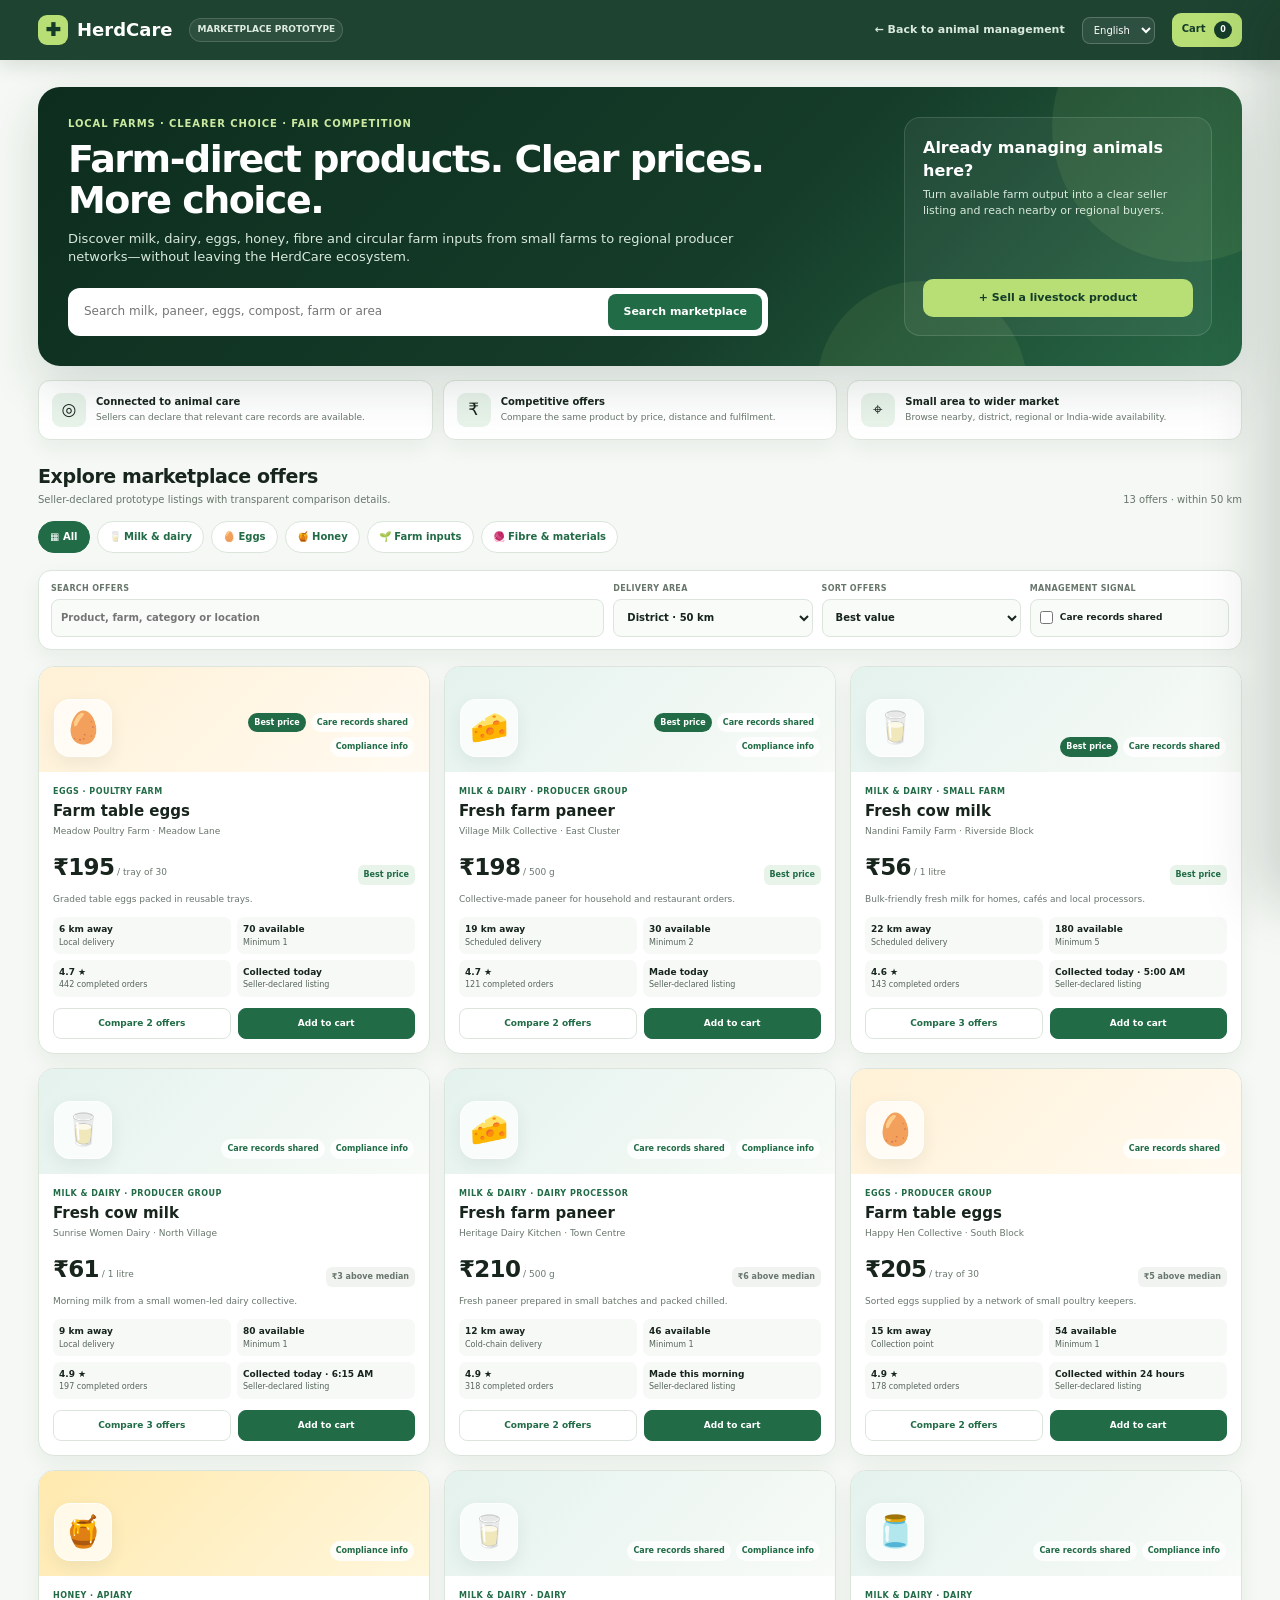
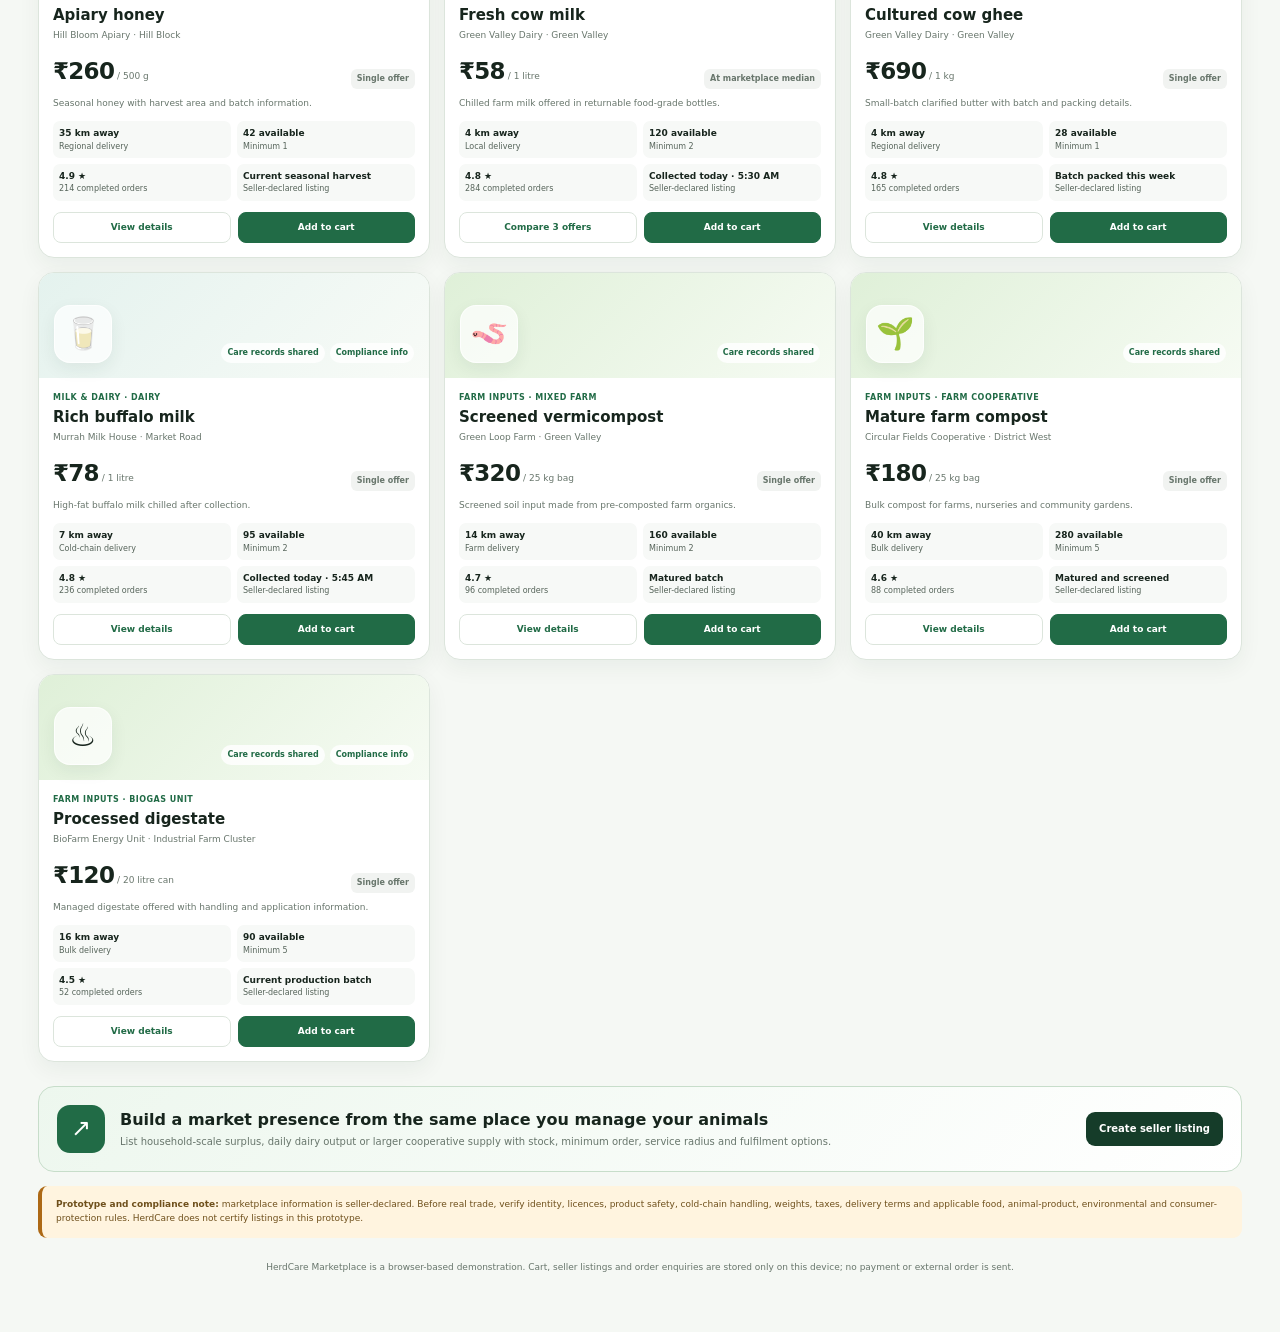
<file: livestock-products.html>
<!doctype html>
<html lang="en">
<head>
  <meta charset="utf-8">
  <meta name="viewport" content="width=device-width,initial-scale=1">
  <meta name="description" content="HerdCare Marketplace connects farms, dairies, producer groups and buyers through clear local-to-regional livestock-product offers.">
  <title>HerdCare Marketplace — Farm-direct livestock products</title>
  <link rel="stylesheet" href="marketplace.css">
</head>
<body>
  <header class="market-topbar">
    <div class="market-topbar-inner">
      <a class="market-brand" href="index.html"><span class="market-brand-mark">✚</span>HerdCare</a>
      <span class="market-mode">Marketplace prototype</span>
      <a class="market-back" href="index.html">← Back to animal management</a>
      <select class="market-language" id="market-language" aria-label="Website language"><option value="en">English</option><option value="hi">हिन्दी</option><option value="bn">বাংলা</option><option value="mr">मराठी</option></select>
      <button class="market-cart-top" type="button" data-open-cart>Cart <span class="market-cart-count" data-cart-count>0</span></button>
    </div>
  </header>

  <main class="market-main">
    <section class="market-hero">
      <div class="market-hero-copy">
        <div class="market-eyebrow">Local farms · clearer choice · fair competition</div>
        <h1>Farm-direct products. Clear prices. More choice.</h1>
        <p>Discover milk, dairy, eggs, honey, fibre and circular farm inputs from small farms to regional producer networks—without leaving the HerdCare ecosystem.</p>
        <div class="market-search" role="search"><input id="marketplace-search" autocomplete="off" placeholder="Search milk, paneer, eggs, compost, farm or area"><button id="market-search-button" type="button">Search marketplace</button></div>
      </div>
      <aside class="market-hero-side">
        <div><strong>Already managing animals here?</strong><p>Turn available farm output into a clear seller listing and reach nearby or regional buyers.</p></div>
        <button class="market-sell-button" type="button" data-open-seller>+ Sell a livestock product</button>
      </aside>
    </section>

    <section class="market-trust" aria-label="Marketplace principles">
      <article class="market-trust-item"><i>◎</i><div><b>Connected to animal care</b><span>Sellers can declare that relevant care records are available.</span></div></article>
      <article class="market-trust-item"><i>₹</i><div><b>Competitive offers</b><span>Compare the same product by price, distance and fulfilment.</span></div></article>
      <article class="market-trust-item"><i>⌖</i><div><b>Small area to wider market</b><span>Browse nearby, district, regional or India-wide availability.</span></div></article>
    </section>

    <section id="market-listings">
      <div class="market-section-head"><div><h2>Explore marketplace offers</h2><p>Seller-declared prototype listings with transparent comparison details.</p></div><span class="market-results-count" id="market-results-count"></span></div>
      <nav class="market-categories" id="market-categories" aria-label="Marketplace categories"></nav>
      <div class="market-toolbar">
        <label>Search offers<input id="marketplace-toolbar-search" type="search" autocomplete="off" placeholder="Product, farm, category or location"></label>
        <label>Delivery area<select id="market-scope"><option value="10">Nearby · 10 km</option><option value="50" selected>District · 50 km</option><option value="200">Regional · 200 km</option><option value="5000">India-wide</option></select></label>
        <label>Sort offers<select id="market-sort"><option value="value">Best value</option><option value="price">Price: low to high</option><option value="nearest">Nearest first</option><option value="rating">Seller rating</option></select></label>
        <label>Management signal<span class="market-check"><input id="market-managed-only" type="checkbox">Care records shared</span></label>
      </div>
      <section class="market-grid" id="market-grid" aria-live="polite"></section>
    </section>

    <section class="market-seller-cta">
      <i>↗</i><div><h2>Build a market presence from the same place you manage your animals</h2><p>List household-scale surplus, daily dairy output or larger cooperative supply with stock, minimum order, service radius and fulfilment options.</p></div><button type="button" data-open-seller>Create seller listing</button>
    </section>
    <div class="market-safety"><strong>Prototype and compliance note:</strong> marketplace information is seller-declared. Before real trade, verify identity, licences, product safety, cold-chain handling, weights, taxes, delivery terms and applicable food, animal-product, environmental and consumer-protection rules. HerdCare does not certify listings in this prototype.</div>
    <p class="market-footer">HerdCare Marketplace is a browser-based demonstration. Cart, seller listings and order enquiries are stored only on this device; no payment or external order is sent.</p>
  </main>

  <div class="market-overlay" id="market-overlay"></div>
  <aside class="market-cart-drawer" id="market-cart-drawer" aria-label="Marketplace cart" aria-hidden="true" inert></aside>
  <section class="market-modal" id="market-modal" role="dialog" aria-modal="true" aria-live="polite" aria-hidden="true" inert></section>
  <div class="market-toast" id="market-toast" role="status"></div>
  <script src="marketplace.js"></script>
  <script src="herdcare-i18n.js"></script>
</body>
</html>
</file>
<file: care-cases.css>
.care-case-count{float:right;min-width:20px;height:20px;padding:0 6px;border-radius:99px;background:#b7df75;color:#173d2a;display:inline-grid!important;place-items:center;font-size:9px;font-weight:900;line-height:20px}
.case-summary{display:grid;grid-template-columns:repeat(4,minmax(0,1fr));gap:12px;margin-bottom:18px}.case-summary-card{padding:15px 16px}.case-summary-card small{display:block;color:var(--muted);font-size:10px;font-weight:800;letter-spacing:.04em;text-transform:uppercase}.case-summary-card b{display:block;margin-top:4px;font-size:25px;letter-spacing:-.8px}.case-summary-card span{display:block;margin-top:2px;color:var(--muted);font-size:10px}.case-summary-card.urgent{border-color:#e7aaa7;background:#fff6f5}.case-summary-card.followup{border-color:#efd39f;background:#fffaf0}
.case-layout{display:grid;grid-template-columns:minmax(300px,.72fr) minmax(0,1.28fr);gap:18px;align-items:start}.case-queue,.case-detail{padding:18px}.case-queue-tools{display:grid;grid-template-columns:1fr 135px;gap:8px;margin-bottom:12px}.case-queue-tools input,.case-queue-tools select{width:100%;border:1px solid var(--line);border-radius:9px;padding:9px 10px;background:#fff;color:var(--ink);font:inherit}.case-list{display:grid;gap:9px;max-height:670px;overflow:auto;padding-right:3px}.case-list-item{width:100%;display:grid;grid-template-columns:42px minmax(0,1fr) auto;gap:10px;align-items:start;padding:12px;border:1px solid var(--line);border-radius:11px;background:#fff;color:var(--ink);text-align:left;cursor:pointer}.case-list-item:hover,.case-list-item.active{border-color:#9fc8a7;background:#f2f8f3;box-shadow:0 7px 18px #173d2a0f}.case-animal{width:42px;height:42px;border-radius:11px;background:#e5f2e7;display:grid;place-items:center;font-size:22px}.case-list-item strong{display:block;font-size:12px;line-height:1.35}.case-list-item p{margin:3px 0;color:var(--muted);font-size:10px;line-height:1.4}.case-list-item time{display:block;color:var(--muted);font-size:9px}.case-priority{align-self:start;padding:4px 7px;border-radius:99px;background:#eaf4eb;color:var(--green);font-size:9px;font-weight:900;text-transform:uppercase}.case-priority.high,.case-priority.urgent{background:var(--red-bg);color:var(--red)}.case-priority.medium{background:var(--amber-bg);color:var(--amber)}.case-empty{padding:36px 15px;text-align:center;color:var(--muted);font-size:11px}.case-empty span{display:block;margin-bottom:7px;font-size:28px}
.case-detail-head{display:flex;justify-content:space-between;gap:15px;align-items:flex-start;padding-bottom:16px;border-bottom:1px solid var(--line)}.case-detail-head h2{margin:3px 0 2px;font-size:20px;letter-spacing:-.5px}.case-detail-head p{margin:0;color:var(--muted);font-size:11px}.case-status{display:inline-flex;align-items:center;gap:6px;padding:6px 9px;border-radius:99px;background:#eaf4eb;color:var(--green);font-size:10px;font-weight:900;white-space:nowrap}.case-status:before{content:'';width:7px;height:7px;border-radius:50%;background:currentColor}.case-status.urgent{background:var(--red-bg);color:var(--red)}.case-status.vet-review,.case-status.follow-up{background:var(--amber-bg);color:var(--amber)}.case-status.closed{background:#edf0ed;color:#68766c}.case-context{display:grid;grid-template-columns:repeat(4,minmax(0,1fr));gap:9px;margin:15px 0}.case-context div{padding:10px;border:1px solid var(--line);border-radius:9px;background:#f8faf8}.case-context small{display:block;color:var(--muted);font-size:9px;text-transform:uppercase}.case-context b{display:block;margin-top:3px;font-size:11px}.case-callout{padding:12px 13px;border-left:4px solid var(--green);border-radius:9px;background:#eff8ef;font-size:11px}.case-callout.warning{border-left-color:var(--amber);background:var(--amber-bg)}.case-callout.urgent{border-left-color:var(--red);background:var(--red-bg)}.case-callout strong{display:block;margin-bottom:3px}.case-symptoms{display:flex;flex-wrap:wrap;gap:6px;margin:12px 0}.case-symptoms span{padding:5px 8px;border:1px solid var(--line);border-radius:99px;background:#fff;color:#45584a;font-size:10px;font-weight:750}.case-section{margin-top:18px}.case-section h3{margin:0 0 10px;font-size:13px}.case-actions{display:flex;flex-wrap:wrap;gap:8px}.case-actions .button{padding:8px 11px;font-size:11px}.case-timeline{display:grid;gap:0;margin-left:8px}.case-event{position:relative;padding:0 0 16px 25px;border-left:2px solid #dbe7dd}.case-event:last-child{padding-bottom:0;border-left-color:transparent}.case-event:before{content:'';position:absolute;left:-6px;top:2px;width:10px;height:10px;border:2px solid #fff;border-radius:50%;background:var(--green);box-shadow:0 0 0 1px #b8cfbc}.case-event h4{margin:0;font-size:11px}.case-event p{margin:3px 0;color:var(--muted);font-size:10px;line-height:1.45}.case-event time{display:block;margin-top:3px;color:#879288;font-size:9px}.case-disclaimer{margin-top:18px;padding:10px 12px;border-radius:9px;background:#f4f6f4;color:var(--muted);font-size:9px}.case-select-prompt{min-height:430px;display:grid;place-items:center;text-align:center;color:var(--muted)}.case-select-prompt span{display:block;margin-bottom:8px;font-size:36px}.case-select-prompt strong{display:block;color:var(--ink);font-size:14px}.case-form-symptoms{display:grid;grid-template-columns:1fr 1fr;gap:7px;margin-top:6px}.case-form-symptoms label{display:flex!important;gap:7px;align-items:center;padding:8px;border:1px solid var(--line);border-radius:8px;background:#f8faf8;font-size:10px!important;font-weight:700!important}.case-form-symptoms input{display:inline!important;width:auto!important;margin:0!important}.case-alert-button{margin-top:8px;border:0;border-radius:7px;padding:7px 10px;background:#216b46;color:#fff;font-size:10px;font-weight:850;cursor:pointer}.case-alert-button:hover{background:#173d2a}.case-prototype-note{display:flex;gap:8px;align-items:flex-start;margin:0 0 16px;padding:10px 12px;border:1px solid #dce5dc;border-radius:10px;background:#f7faf7;color:var(--muted);font-size:10px}.case-prototype-note b{color:var(--forest)}
@media(max-width:980px){.case-summary{grid-template-columns:repeat(2,1fr)}.case-layout{grid-template-columns:1fr}.case-list{max-height:360px}.case-context{grid-template-columns:repeat(2,1fr)}}
@media(max-width:560px){.case-summary{grid-template-columns:1fr 1fr}.case-summary-card{padding:12px}.case-summary-card b{font-size:21px}.case-queue,.case-detail{padding:14px}.case-queue-tools{grid-template-columns:1fr}.case-detail-head{flex-direction:column}.case-context{grid-template-columns:1fr 1fr}.case-form-symptoms{grid-template-columns:1fr}.case-actions .button{width:100%}}
</file>
<file: community-signals.css>
.community-declaration{display:flex;gap:11px;align-items:flex-start;margin-bottom:18px;padding:14px 16px;border:1px solid #e2aaa6;border-left:5px solid var(--red);border-radius:12px;background:#fff4f3;color:#70332f}.community-declaration>span{display:grid;place-items:center;width:25px;height:25px;flex:none;border-radius:50%;background:var(--red);color:#fff;font-weight:950}.community-declaration strong{display:block;font-size:13px}.community-declaration p{margin:3px 0 0;font-size:10px}.community-summary{display:grid;grid-template-columns:repeat(4,minmax(0,1fr));gap:12px;margin-bottom:18px}.community-summary-card{padding:15px 16px}.community-summary-card small{display:block;color:var(--muted);font-size:9px;font-weight:850;letter-spacing:.05em;text-transform:uppercase}.community-summary-card b{display:block;margin:4px 0 1px;font-size:25px}.community-summary-card span{color:var(--muted);font-size:10px}.community-summary-card.monitoring{border-color:#efd39f;background:#fffbf2}.community-summary-card.reports{border-color:#dfb58d;background:#fff8f1}.community-summary-card.confirmed{border-color:#e2aaa6;background:#fff6f5}.community-layout{display:grid;grid-template-columns:minmax(0,1.5fr) minmax(300px,.7fr);gap:18px;align-items:start}.community-map-card,.community-detail,.community-privacy,.community-report,.community-model{padding:18px}.community-map-head{display:flex;justify-content:space-between;gap:15px;align-items:end;margin-bottom:13px}.community-map-head h2,.community-detail h2,.community-model h2{margin:0;font-size:16px}.community-map-head p,.community-model p{margin:3px 0 0;color:var(--muted);font-size:10px}.community-map-head label{color:var(--muted);font-size:9px;font-weight:850;text-transform:uppercase}.community-map-head select{display:block;min-width:205px;margin-top:4px;padding:8px 9px;border:1px solid var(--line);border-radius:8px;background:#fff;color:var(--ink);font:inherit;font-size:10px}.community-map{position:relative;isolation:isolate;overflow:hidden;height:420px;border:1px solid #cbdccb;border-radius:14px;background:linear-gradient(145deg,#dfeee0,#ecf4e9 48%,#d7e8d4)}.community-map:before{position:absolute;inset:0;z-index:-3;background-image:linear-gradient(#fff5 1px,transparent 1px),linear-gradient(90deg,#fff5 1px,transparent 1px);background-size:44px 44px;content:""}.community-road{position:absolute;z-index:-1;border:5px solid #fff9;border-radius:99px;background:#c9d8c9}.community-road:after{position:absolute;inset:50% 0 auto;border-top:1px dashed #98ab99;content:""}.road-one{left:-12%;top:45%;width:124%;height:16px;transform:rotate(-10deg)}.road-two{left:49%;top:-18%;width:16px;height:140%;transform:rotate(17deg)}.community-water{position:absolute;z-index:-2;right:-9%;bottom:-13%;width:61%;height:38%;border-radius:50% 50% 0 0;background:#b9dce1aa;transform:rotate(-8deg)}.community-area{position:absolute;left:var(--x);top:var(--y);width:var(--w);height:var(--h);display:grid;place-content:center;justify-items:center;padding:9px;border:2px solid #a9c8ad;border-radius:25px 38px 29px 42px;background:#eef7efdc;color:#31583a;box-shadow:0 7px 18px #254e3421;cursor:pointer;backdrop-filter:blur(2px);transition:.16s transform,.16s box-shadow,.16s border-color}.community-area:hover,.community-area.selected{z-index:3;transform:translateY(-3px);box-shadow:0 13px 24px #254e3433}.community-area.selected{border-color:var(--forest);outline:3px solid #fff9}.community-area.monitoring{border-color:#d6a245;background:#fff4d9e8;color:#795019}.community-area.similar-reports{border-color:#cf7d32;background:#ffead7e8;color:#7a3d14}.community-area.vet-confirmed{border-color:#ba4c47;background:#fde4e2ed;color:#7a2e2a}.community-area-icon{display:grid;place-items:center;width:25px;height:25px;margin-bottom:3px;border-radius:8px;background:#fff9;font-weight:950}.community-area strong{font-size:11px}.community-area small{margin-top:2px;font-size:8px;font-weight:800;text-align:center;line-height:1.2}.community-map-privacy{position:absolute;left:12px;bottom:11px;z-index:5;padding:6px 9px;border:1px solid #ffffffb8;border-radius:99px;background:#173d2ad9;color:#fff;font-size:8px;font-weight:800}.community-legend{display:flex;flex-wrap:wrap;gap:10px;margin-top:11px;color:var(--muted);font-size:9px}.community-legend span{display:flex;align-items:center;gap:5px}.community-legend i{width:9px;height:9px;border-radius:50%;background:#69a276}.community-legend i.monitoring{background:#d6a245}.community-legend i.similar-reports{background:#cf7d32}.community-legend i.vet-confirmed{background:#ba4c47}.community-side{display:grid;gap:18px}.community-detail-status{display:flex;gap:10px;align-items:center;padding-bottom:13px;border-bottom:1px solid var(--line)}.community-detail-status>span{display:grid;place-items:center;width:39px;height:39px;border-radius:11px;background:#e7f3e9;color:var(--green);font-size:18px;font-weight:950}.community-detail-status.monitoring>span{background:var(--amber-bg);color:var(--amber)}.community-detail-status.similar-reports>span{background:#ffead7;color:#b45b18}.community-detail-status.vet-confirmed>span{background:var(--red-bg);color:var(--red)}.community-detail-status small{display:block;color:var(--muted);font-size:9px}.community-detail>p{color:var(--muted);font-size:11px}.community-detail dl{display:grid;gap:7px;margin:13px 0}.community-detail dl div{display:flex;justify-content:space-between;gap:12px;padding:8px;border-radius:8px;background:#f7faf7}.community-detail dt{color:var(--muted);font-size:9px}.community-detail dd{margin:0;text-align:right;font-size:9px;font-weight:800}.community-vet-note{padding:10px;border-left:4px solid var(--red);border-radius:8px;background:var(--red-bg);font-size:9px}.community-vet-note b{display:block;margin-bottom:2px}.community-detail-foot{margin-top:11px;color:var(--muted);font-size:8px;line-height:1.5}.community-privacy .head{margin-bottom:11px}.community-rule{display:grid;grid-template-columns:27px 1fr;gap:9px;padding:9px 0;border-top:1px solid var(--line)}.community-rule:first-of-type{border-top:0}.community-rule>b{display:grid;place-items:center;width:26px;height:26px;border-radius:8px;background:var(--pale);color:var(--green);font-size:10px}.community-rule strong,.community-rule span{display:block}.community-rule strong{font-size:10px}.community-rule span{color:var(--muted);font-size:9px}.community-lower{display:grid;grid-template-columns:minmax(280px,.65fr) minmax(0,1.35fr);gap:18px;margin-top:18px;align-items:start}.community-report .head p{margin:3px 0 0;color:var(--muted);font-size:9px}.community-report form{display:grid;gap:10px}.community-report label{font-size:9px;font-weight:850}.community-report select{display:block;width:100%;margin-top:4px;padding:9px;border:1px solid var(--line);border-radius:8px;background:#fff;color:var(--ink);font:inherit;font-size:10px}.community-form-note{padding:9px;border-left:3px solid var(--amber);border-radius:7px;background:var(--amber-bg);color:#714508;font-size:8px;line-height:1.5}.community-report .button{width:100%;font-size:10px}.community-model-head{display:flex;justify-content:space-between;gap:16px}.community-collection-counts{display:flex;flex-wrap:wrap;justify-content:flex-end;gap:6px}.community-collection-counts span{padding:7px 8px;border-radius:8px;background:#f1f6f1;color:var(--muted);font-size:8px}.community-collection-counts b{color:var(--green);font-size:12px}.community-model details{margin-top:14px;border:1px solid var(--line);border-radius:9px;background:#fbfcfb}.community-model summary{padding:10px 11px;color:var(--green);font-size:9px;font-weight:850;cursor:pointer}.community-model pre{max-height:290px;overflow:auto;margin:0;padding:12px;border-top:1px solid var(--line);background:#12281c;color:#d8ebdc;font:9px/1.5 ui-monospace,SFMono-Regular,Menlo,monospace;white-space:pre-wrap}.community-production-note{margin-top:11px;padding:10px;border-radius:8px;background:#f4f6f4;color:var(--muted);font-size:9px;line-height:1.5}.community-production-note strong{color:var(--ink)}
@media(max-width:1050px){.community-layout{grid-template-columns:1fr}.community-side{grid-template-columns:1fr 1fr}.community-lower{grid-template-columns:1fr}.community-map{height:390px}}
@media(max-width:720px){.community-summary{grid-template-columns:1fr 1fr}.community-map-head{align-items:stretch;flex-direction:column}.community-map-head select{width:100%;min-width:0}.community-map{height:430px}.community-side{grid-template-columns:1fr}.community-model-head{flex-direction:column}.community-collection-counts{justify-content:flex-start}.community-area small{font-size:7px}}
@media(max-width:460px){.community-summary{grid-template-columns:1fr}.community-map{height:470px}.community-area{min-width:83px;min-height:84px}.community-map-privacy{right:9px;text-align:center}.community-declaration{padding:12px}.community-summary-card{padding:12px}}
</file>
<file: vet-workspace.css>
.vet-workspace-intro{display:flex;align-items:flex-start;justify-content:space-between;gap:18px;margin-bottom:16px;padding:14px 16px;border:1px solid #cfe4d1;border-radius:13px;background:linear-gradient(135deg,#f0f8f1,#fff)}
.vet-workspace-intro>div:first-child{display:flex;gap:11px;color:#345d3d;font-size:11px;line-height:1.55}.vet-workspace-intro b{display:block;color:var(--green);font-size:12px}.vet-workspace-intro .vet-intro-icon{font-size:22px;line-height:1}.vet-workspace-profile{display:flex;align-items:center;gap:8px;min-width:310px}.vet-workspace-profile label{flex:1;color:var(--muted);font-size:9px;font-weight:850;letter-spacing:.05em;text-transform:uppercase}.vet-workspace-profile select{display:block;width:100%;margin-top:4px;border:1px solid var(--line);border-radius:9px;background:#fff;padding:8px 10px;color:var(--ink);font:inherit;font-size:11px}
.vet-workspace-summary{display:grid;grid-template-columns:repeat(5,minmax(0,1fr));gap:10px;margin-bottom:16px}.vet-summary-card{position:relative;min-height:105px;border:1px solid var(--line);border-radius:13px;background:#fff;padding:14px;text-align:left;box-shadow:var(--shadow);cursor:pointer}.vet-summary-card:hover,.vet-summary-card.active{border-color:#82ae8b;box-shadow:0 8px 24px #173d2a1f}.vet-summary-card.active:after{position:absolute;right:12px;bottom:11px;width:7px;height:7px;border-radius:50%;background:var(--green);content:""}.vet-summary-card small,.vet-summary-card span{display:block}.vet-summary-card small{color:var(--muted);font-size:9px;font-weight:850;letter-spacing:.04em;text-transform:uppercase}.vet-summary-card b{display:block;margin:5px 0 2px;color:var(--ink);font-size:25px}.vet-summary-card span{color:var(--muted);font-size:9px}.vet-summary-card.urgent b{color:#b3261e}.vet-summary-card.followup b{color:var(--amber)}
.vet-workspace-layout{display:grid;grid-template-columns:minmax(285px,.78fr) minmax(0,1.5fr);gap:16px;align-items:start}.vet-case-queue,.vet-case-detail{padding:16px}.vet-queue-head{display:flex;align-items:center;justify-content:space-between;gap:10px;margin-bottom:11px}.vet-queue-head h2{margin:0;font-size:15px}.vet-queue-head span{color:var(--muted);font-size:10px}.vet-queue-tools{display:grid;grid-template-columns:1fr auto;gap:8px;margin-bottom:12px}.vet-queue-tools input,.vet-queue-tools select{min-width:0;border:1px solid var(--line);border-radius:8px;background:#f9fbf9;padding:8px 9px;color:var(--ink);font:inherit;font-size:10px}.vet-case-list{display:grid;gap:8px;max-height:650px;overflow:auto}.vet-case-row{display:grid;grid-template-columns:34px 1fr auto;gap:9px;align-items:start;width:100%;border:1px solid var(--line);border-radius:10px;background:#fff;padding:10px;text-align:left;cursor:pointer}.vet-case-row:hover,.vet-case-row.active{border-color:#8bb694;background:#f5faf5}.vet-case-row .animal{display:grid;place-items:center;width:33px;height:33px;border-radius:9px;background:#edf6ed;font-size:18px}.vet-case-row strong{display:block;font-size:10px;line-height:1.35}.vet-case-row p,.vet-case-row time{display:block;margin:3px 0 0;color:var(--muted);font-size:9px}.vet-priority{padding:3px 6px;border-radius:99px;background:#eef4ee;color:var(--green);font-size:8px;font-weight:900;text-transform:uppercase}.vet-priority.high,.vet-priority.urgent{background:#fde9e7;color:#a82620}.vet-priority.medium{background:var(--amber-bg);color:var(--amber)}.vet-queue-empty{padding:30px 14px;text-align:center;color:var(--muted);font-size:11px}.vet-queue-empty span{display:block;margin-bottom:6px;font-size:24px}
.vet-detail-head{display:flex;align-items:flex-start;justify-content:space-between;gap:15px;padding-bottom:13px;border-bottom:1px solid var(--line)}.vet-detail-head h2{margin:3px 0;font-size:18px}.vet-detail-head p{margin:0;color:var(--muted);font-size:10px}.vet-status{padding:5px 8px;border-radius:99px;background:#edf4ed;color:var(--green);font-size:8px;font-weight:900;text-transform:uppercase}.vet-status.closed{background:#edf0f3;color:#53616b}.vet-alert-confirmed{display:inline-flex;align-items:center;gap:5px;margin-top:7px;color:var(--green);font-size:9px;font-weight:850}.vet-alert-confirmed.pending{color:var(--amber)}
.vet-detail-metrics{display:grid;grid-template-columns:repeat(4,minmax(0,1fr));gap:8px;margin:13px 0}.vet-detail-metrics div{padding:9px;border-radius:9px;background:#f5f8f5}.vet-detail-metrics small,.vet-detail-metrics b{display:block}.vet-detail-metrics small{color:var(--muted);font-size:8px;text-transform:uppercase}.vet-detail-metrics b{margin-top:3px;font-size:10px}.vet-alert-panel{display:flex;align-items:flex-start;justify-content:space-between;gap:13px;margin:12px 0;padding:12px;border:1px solid #efd8a9;border-radius:10px;background:#fff8e8}.vet-alert-panel.urgent{border-color:#efc2bd;background:#fff0ee}.vet-alert-panel strong,.vet-alert-panel span{display:block}.vet-alert-panel strong{font-size:11px}.vet-alert-panel span{margin-top:3px;color:#6d5731;font-size:10px;line-height:1.45}.vet-alert-panel.urgent span{color:#7b3932}.vet-detail-actions{display:flex;flex-wrap:wrap;gap:7px;margin:12px 0 16px}.vet-detail-actions .button{padding:8px 10px;font-size:9px}
.vet-detail-grid{display:grid;grid-template-columns:1fr 1fr;gap:12px}.vet-panel{border:1px solid var(--line);border-radius:11px;padding:12px}.vet-panel.full{grid-column:1/-1}.vet-panel-head{display:flex;align-items:center;justify-content:space-between;gap:8px;margin-bottom:9px}.vet-panel h3{margin:0;font-size:11px}.vet-panel-head span{color:var(--muted);font-size:9px}.vet-panel-empty{padding:14px 7px;color:var(--muted);font-size:10px;text-align:center}.vet-note,.vet-message,.vet-visit,.vet-timeline-event{padding:9px 0;border-top:1px solid var(--line)}.vet-note:first-child,.vet-message:first-child,.vet-visit:first-child,.vet-timeline-event:first-child{border-top:0;padding-top:0}.vet-note strong,.vet-message strong,.vet-visit strong,.vet-timeline-event strong{display:block;font-size:10px}.vet-note p,.vet-message p,.vet-visit p,.vet-timeline-event p{margin:3px 0;color:var(--muted);font-size:9px;line-height:1.5}.vet-note time,.vet-message time,.vet-visit time,.vet-timeline-event time{color:#78867d;font-size:8px}.vet-message.outbound{padding-left:9px;border-left:2px solid #8ab694}.vet-visit{display:grid;grid-template-columns:1fr auto;gap:9px}.vet-visit-status{align-self:start;padding:3px 6px;border-radius:99px;background:#edf6ed;color:var(--green);font-size:8px;font-weight:850}.vet-prototype-note{margin-top:13px;padding:10px 12px;border-left:3px solid var(--amber);border-radius:7px;background:var(--amber-bg);color:#70460d;font-size:9px;line-height:1.55}.vet-case-select{display:grid;min-height:420px;place-items:center;text-align:center;color:var(--muted)}.vet-case-select span{display:block;font-size:32px}.vet-case-select strong{display:block;margin:6px 0;color:var(--ink);font-size:13px}.vet-workspace-modal-note{padding:9px;border-radius:8px;background:#f7f3e8;color:#71541f;font-size:9px;line-height:1.5}
@media(max-width:1100px){.vet-workspace-summary{grid-template-columns:repeat(3,1fr)}.vet-workspace-layout{grid-template-columns:minmax(250px,.7fr) minmax(0,1.3fr)}.vet-detail-metrics{grid-template-columns:1fr 1fr}}
@media(max-width:820px){.vet-workspace-intro{display:grid}.vet-workspace-profile{min-width:0}.vet-workspace-summary{grid-template-columns:1fr 1fr}.vet-workspace-layout{grid-template-columns:1fr}.vet-case-list{max-height:360px}.vet-detail-grid{grid-template-columns:1fr}.vet-panel.full{grid-column:auto}}
@media(max-width:520px){.vet-workspace-summary{grid-template-columns:1fr 1fr}.vet-summary-card{min-height:92px}.vet-workspace-profile{display:grid}.vet-queue-tools{grid-template-columns:1fr}.vet-detail-head{display:grid}.vet-detail-metrics{grid-template-columns:1fr 1fr}.vet-alert-panel{display:grid}.vet-detail-actions .button{flex:1}.vet-case-detail,.vet-case-queue{padding:12px}}
</file>
<file: stability-fixes.css>
/* HerdCare stability and narrow-screen navigation fixes. */
.map-load{text-decoration:none}
@media(max-width:720px){
  .shell{display:block}
  .sidebar{position:sticky;z-index:60;top:0;display:block;padding:8px 10px;background:var(--forest);box-shadow:0 6px 18px #173d2a24}
  .sidebar .brand,.sidebar .farm,.sidebar .side-foot{display:none}
  .nav{display:flex;gap:5px;overflow-x:auto;overscroll-behavior-x:contain;padding:1px 0 3px;scrollbar-width:none;-webkit-overflow-scrolling:touch}
  .nav::-webkit-scrollbar{display:none}
  .nav button{flex:0 0 auto;padding:8px 10px;white-space:nowrap;font-size:11px}
  .nav button span{width:auto;margin-right:4px}
  .main{padding-top:17px}
}
@media(max-width:430px){.nav button{padding:7px 9px;font-size:10px}}
@media(prefers-reduced-motion:reduce){*,*:before,*:after{scroll-behavior:auto!important;animation-duration:.01ms!important;animation-iteration-count:1!important;transition-duration:.01ms!important}}
</file>
<file: workspace-shell.css>
:root{--paper:#f3f6f2;--line:#dfe7df;--shadow:0 10px 28px #183b2810;--shadow-hover:0 16px 34px #183b2818}
body{background:radial-gradient(ellipse at 80% 0,#e9f2e9 0,transparent 37%),var(--paper);color:#18261d;letter-spacing:.002em}
.shell{grid-template-columns:258px minmax(0,1fr)}
.sidebar{position:sticky;top:0;height:100vh;overflow:auto;padding:22px 15px 16px;background:linear-gradient(180deg,#173d2a,#102e20);box-shadow:8px 0 28px #102e2012}
.brand{padding:0 7px;font-size:19px;letter-spacing:-.4px}.brand-mark{width:34px;height:34px;border-radius:11px;box-shadow:0 4px 12px #b7df7540}
.farm{margin:23px 0 17px;padding:13px;border-color:#ffffff20;border-radius:14px;background:#ffffff12}.farm small{letter-spacing:.08em;font-size:9px;font-weight:850}.farm strong{font-size:13px}.farm span{line-height:1.45}
.nav{gap:2px}.nav-group-label{padding:14px 10px 5px;color:#98b8a1;font-size:9px;font-weight:900;letter-spacing:.11em;text-transform:uppercase}.nav button{min-height:39px;padding:9px 11px;border-radius:10px;font-size:11px;transition:background .15s,color .15s,transform .15s}.nav button:hover{transform:translateX(2px);background:#ffffff12}.nav button.active{background:#ffffff20;box-shadow:inset 3px 0 #b7df75;color:#fff}.nav span{width:23px}
.side-foot{margin:16px -15px -16px;padding:13px 22px 18px;background:linear-gradient(180deg,#173d2ae8,#173d2a);border-top:1px solid #ffffff16;font-size:10px}.side-foot strong{font-size:10px}
.main{width:auto;min-width:0;max-width:none;margin:0;padding:31px clamp(20px,3.1vw,48px) 50px}.top{align-items:center;margin-bottom:22px}.top h1{font-size:clamp(25px,2.4vw,34px);letter-spacing:-1.2px}.top p{max-width:720px;font-size:12px;line-height:1.6}.eyebrow{font-size:9px;letter-spacing:.12em}.tools{align-items:center;flex-wrap:wrap}.language-control select{padding:8px 10px;border-radius:10px}.button{min-height:38px;border-radius:10px;padding:9px 13px;cursor:pointer;transition:transform .15s,box-shadow .15s,background .15s}.button:hover{transform:translateY(-1px);box-shadow:var(--shadow-hover)}.button:focus-visible,.nav button:focus-visible{outline:3px solid #b7df75;outline-offset:2px}
.card{border-radius:16px;box-shadow:var(--shadow);transition:box-shadow .18s,border-color .18s}.section,.wide-card,.info{padding:20px}.head{margin-bottom:16px}.head h2{font-size:14px;letter-spacing:-.15px}.notice{border-radius:12px;margin-bottom:18px}.dashboard{gap:16px}.stack{gap:16px}.stack.right{gap:14px}.profile{padding:22px}.main>header.top+*{scroll-margin-top:20px}.footer{margin-top:24px;padding-top:15px;border-top:1px solid #e2e9e2;font-size:10px;line-height:1.55}
.page-head,.case-detail-head,.community-map-head,.vet-queue-head{gap:14px}.case-prototype-note,.community-declaration,.vet-workspace-intro,.market-safety{border-radius:12px}.case-summary,.community-summary,.vet-workspace-summary,.thermal-summary,.animal-summary-grid{gap:10px}.case-summary-card,.thermal-metric,.animal-summary{border-radius:13px}.case-layout,.community-layout,.vet-workspace-layout{gap:14px}.case-queue,.case-detail,.community-map-card,.community-detail,.community-privacy,.community-report,.community-model{border-radius:14px}
.animal-toolbar,.market-toolbar,.library-tools{border-radius:13px}.animal-card,.breed-card,.directory-vet,.vet-case-queue,.vet-case-detail{border-radius:13px}.animal-card:hover,.breed-card:hover{box-shadow:var(--shadow-hover)}
.market-topbar{box-shadow:0 4px 20px #102e201c}.market-main{max-width:1320px}.market-hero{border-radius:22px}.market-grid{gap:14px}.market-card{border-radius:15px}.market-footer{line-height:1.6}
.workspace-usp{display:grid;grid-template-columns:minmax(0,1.1fr) minmax(0,1fr);gap:18px;align-items:center;margin:0 0 18px;padding:16px 19px;border:1px solid #d5e5d6;border-radius:15px;background:linear-gradient(115deg,#fff,#eef7ed);box-shadow:var(--shadow)}.workspace-usp-copy small{display:block;color:var(--green);font-size:9px;font-weight:900;letter-spacing:.1em;text-transform:uppercase}.workspace-usp-copy strong{display:block;margin-top:4px;font-size:14px;letter-spacing:-.25px}.workspace-usp-copy p{margin:4px 0 0;color:var(--muted);font-size:10px;line-height:1.5}.workspace-usp-flow{display:grid;grid-template-columns:repeat(4,1fr);gap:7px}.workspace-usp-flow span{display:flex;align-items:center;justify-content:center;gap:5px;min-height:37px;padding:6px;border:1px solid #dbe7dc;border-radius:9px;background:#ffffffb8;color:#355540;text-align:center;font-size:8px;font-weight:850}.workspace-usp-flow b{color:#77a54c;font-size:12px}
.sidebar .nav-group-label:first-child{padding-top:7px}
@media(max-width:1020px){.shell{grid-template-columns:220px minmax(0,1fr)}.main{padding:24px 20px 40px}.community-layout,.case-layout{grid-template-columns:1fr}.workspace-usp{grid-template-columns:1fr}}
@media(max-width:720px){.shell{display:block}.sidebar{position:fixed;z-index:60;inset:auto 0 0;width:100%;height:auto;overflow:visible;padding:6px 8px calc(6px + env(safe-area-inset-bottom));border-radius:17px 17px 0 0;background:#153c29f7;box-shadow:0 -7px 28px #102e2030;backdrop-filter:blur(14px)}.brand,.farm,.side-foot{display:none}.nav{display:flex;align-items:stretch;gap:4px;overflow-x:auto;scrollbar-width:none}.nav::-webkit-scrollbar{display:none}.nav-group-label{display:none}.nav button{flex:0 0 71px;display:grid;place-items:center;align-content:center;gap:2px;min-width:0;min-height:54px;padding:5px 3px;border-radius:10px;color:#cce0d1;font-size:8px;line-height:1.15;text-align:center;white-space:normal}.nav button:hover{transform:none}.nav button.active{box-shadow:inset 0 3px #b7df75}.nav span{width:auto;font-size:15px}.main{padding:22px 15px calc(90px + env(safe-area-inset-bottom))}.top{gap:10px;margin-bottom:17px}.top .tools{justify-content:flex-start}.workspace-usp{padding:13px;gap:12px}.workspace-usp-flow{grid-template-columns:repeat(2,1fr)}.workspace-usp-flow span{justify-content:flex-start;padding-left:10px}.section,.wide-card,.info{padding:15px}.profile{padding:16px}.market-main{padding-bottom:100px}.market-topbar{z-index:55}}
@media(max-width:390px){.nav button{flex-basis:63px}.main{padding-left:12px;padding-right:12px}.top h1{font-size:24px}}
@media(prefers-reduced-motion:reduce){*,*:before,*:after{scroll-behavior:auto!important;transition:none!important;animation:none!important}}
</file>
<file: marketplace.css>
:root{--forest:#153c29;--forest-2:#0d2d1e;--green:#216b46;--green-2:#2d8156;--lime:#b7df75;--pale:#e8f3ea;--ink:#17251d;--muted:#68766c;--paper:#f5f8f4;--white:#fff;--line:#dce5dc;--amber:#ad6915;--amber-bg:#fff4df;--red:#aa423d;--blue:#376f91;--shadow:0 14px 35px #173d2a14;--shadow-soft:0 8px 22px #173d2a0e}*{box-sizing:border-box}html{scroll-behavior:smooth}body{margin:0;background:var(--paper);color:var(--ink);font:14px/1.45 Inter,ui-sans-serif,system-ui,-apple-system,"Segoe UI",sans-serif}.market-topbar{position:sticky;z-index:40;top:0;background:#153c29f5;color:#fff;backdrop-filter:blur(12px);box-shadow:0 6px 20px #0923161f}.market-topbar-inner{display:flex;align-items:center;gap:17px;max-width:1260px;margin:auto;padding:13px 28px}.market-brand{display:flex;align-items:center;gap:9px;color:#fff;text-decoration:none;font-size:18px;font-weight:900}.market-brand-mark{display:grid;place-items:center;width:30px;height:30px;border-radius:9px;background:var(--lime);color:var(--forest);font-weight:950}.market-mode{padding:4px 7px;border:1px solid #ffffff28;border-radius:999px;background:#ffffff10;color:#ddecdf;font-size:9px;font-weight:850;text-transform:uppercase}.market-back{margin-left:auto;color:#d9eadc;text-decoration:none;font-size:11px;font-weight:800}.market-back:hover{color:#fff}.market-language{border:1px solid #ffffff35;border-radius:8px;background:#ffffff12;color:#fff;padding:6px 7px;font:inherit;font-size:10px}.market-language option{color:var(--ink)}.market-cart-top{position:relative;border:0;border-radius:9px;background:var(--lime);color:var(--forest);padding:8px 10px;font:inherit;font-size:10px;font-weight:900;cursor:pointer}.market-cart-count{display:inline-grid;place-items:center;min-width:18px;height:18px;margin-left:5px;border-radius:99px;background:var(--forest);color:#fff;font-size:8px}.market-main{max-width:1260px;margin:auto;padding:27px 28px 58px}.market-hero{position:relative;overflow:hidden;display:grid;grid-template-columns:minmax(0,1.45fr) minmax(300px,.55fr);gap:24px;padding:30px;border-radius:22px;background:linear-gradient(135deg,var(--forest-2),var(--forest) 58%,#286846);color:#fff;box-shadow:0 20px 50px #173d2a28}.market-hero:before,.market-hero:after{position:absolute;border-radius:50%;background:#b7df7518;content:""}.market-hero:before{right:-80px;top:-95px;width:270px;height:270px}.market-hero:after{right:215px;bottom:-125px;width:210px;height:210px}.market-hero-copy,.market-hero-side{position:relative;z-index:1}.market-eyebrow{color:#cbe9a0;font-size:10px;font-weight:900;letter-spacing:.09em;text-transform:uppercase}.market-hero h1{max-width:700px;margin:7px 0 9px;font-size:38px;line-height:1.08;letter-spacing:-1.5px}.market-hero p{max-width:680px;margin:0;color:#d8e9dc;font-size:13px}.market-search{display:grid;grid-template-columns:1fr auto;gap:7px;max-width:700px;margin-top:21px;padding:5px;border:1px solid #ffffff30;border-radius:12px;background:#fff}.market-search input{min-width:0;border:0;outline:0;padding:9px 10px;color:var(--ink);font:inherit;font-size:12px}.market-search button{border:0;border-radius:8px;background:var(--green);color:#fff;padding:0 15px;font:inherit;font-size:11px;font-weight:900;cursor:pointer}.market-hero-side{align-self:stretch;display:grid;align-content:space-between;gap:18px;padding:18px;border:1px solid #ffffff20;border-radius:16px;background:#ffffff0e}.market-hero-side strong{display:block;font-size:16px}.market-hero-side p{margin:5px 0 0;font-size:11px}.market-sell-button{border:0;border-radius:10px;background:var(--lime);color:var(--forest);padding:11px 13px;font:inherit;font-size:11px;font-weight:900;cursor:pointer}.market-trust{display:grid;grid-template-columns:repeat(3,1fr);gap:10px;margin:14px 0 21px}.market-trust-item{display:flex;align-items:center;gap:10px;padding:12px 13px;border:1px solid var(--line);border-radius:12px;background:#fff;box-shadow:var(--shadow-soft)}.market-trust-item i{display:grid;place-items:center;width:34px;height:34px;border-radius:9px;background:var(--pale);font-style:normal;font-size:17px}.market-trust-item b,.market-trust-item span{display:block}.market-trust-item b{font-size:10px}.market-trust-item span{margin-top:1px;color:var(--muted);font-size:9px}.market-section-head{display:flex;align-items:end;justify-content:space-between;gap:16px;margin:23px 0 12px}.market-section-head h2{margin:0;font-size:19px;letter-spacing:-.4px}.market-section-head p{margin:3px 0 0;color:var(--muted);font-size:10px}.market-results-count{color:var(--muted);font-size:10px}.market-categories{display:flex;gap:7px;overflow-x:auto;padding:1px 0 5px;scrollbar-width:none}.market-categories::-webkit-scrollbar{display:none}.market-category{flex:0 0 auto;border:1px solid var(--line);border-radius:99px;background:#fff;color:var(--green);padding:8px 11px;font:inherit;font-size:10px;font-weight:850;cursor:pointer}.market-category.active{border-color:var(--green);background:var(--green);color:#fff}.market-toolbar{display:grid;grid-template-columns:minmax(210px,1fr) repeat(3,minmax(145px,.36fr));gap:9px;align-items:end;margin:12px 0 16px;padding:12px;border:1px solid var(--line);border-radius:13px;background:#fff;box-shadow:var(--shadow-soft)}.market-toolbar label{color:var(--muted);font-size:8px;font-weight:900;letter-spacing:.04em;text-transform:uppercase}.market-toolbar input,.market-toolbar select{display:block;width:100%;height:38px;margin-top:4px;border:1px solid var(--line);border-radius:8px;background:#f9fbf9;color:var(--ink);padding:0 9px;font:inherit;font-size:10px}.market-check{display:flex!important;align-items:center;gap:7px;height:38px;margin-top:4px;padding:0 9px;border:1px solid var(--line);border-radius:8px;background:#f9fbf9;color:var(--ink)!important;font-size:9px!important;letter-spacing:0!important;text-transform:none!important}.market-check input{width:auto;height:auto;margin:0;accent-color:var(--green)}.market-grid{display:grid;grid-template-columns:repeat(3,minmax(0,1fr));gap:14px}.market-card{position:relative;overflow:hidden;display:flex;flex-direction:column;min-height:365px;border:1px solid var(--line);border-radius:16px;background:#fff;box-shadow:var(--shadow-soft);transition:.16s transform,.16s border-color,.16s box-shadow}.market-card:hover{transform:translateY(-2px);border-color:#a8c9ae;box-shadow:var(--shadow)}.market-card-visual{position:relative;display:flex;align-items:flex-end;justify-content:space-between;min-height:105px;padding:15px;background:linear-gradient(135deg,var(--visual-a,#e8f3ea),var(--visual-b,#f8fbf7))}.market-card-visual i{display:grid;place-items:center;width:58px;height:58px;border:1px solid #ffffffba;border-radius:16px;background:#ffffffb5;font-style:normal;font-size:31px;box-shadow:0 6px 17px #173d2a12}.market-card-tags{display:flex;flex-wrap:wrap;justify-content:flex-end;gap:5px;max-width:65%}.market-card-tag{padding:4px 6px;border-radius:99px;background:#ffffffd6;color:var(--green);font-size:8px;font-weight:900}.market-card-tag.best{background:var(--green);color:#fff}.market-card-body{display:flex;flex:1;flex-direction:column;padding:14px}.market-card-kicker{color:var(--green);font-size:8px;font-weight:900;letter-spacing:.06em;text-transform:uppercase}.market-card h3{margin:4px 0 2px;font-size:15px}.market-seller{color:var(--muted);font-size:9px}.market-price-row{display:flex;align-items:end;justify-content:space-between;gap:10px;margin:13px 0 8px}.market-price b{font-size:23px;letter-spacing:-.7px}.market-price span{color:var(--muted);font-size:9px}.market-value{padding:4px 6px;border-radius:6px;background:var(--pale);color:var(--green);font-size:8px;font-weight:850;text-align:right}.market-value.neutral{background:#f1f3f1;color:var(--muted)}.market-card-copy{margin:0;color:var(--muted);font-size:9px;line-height:1.55}.market-card-meta{display:grid;grid-template-columns:1fr 1fr;gap:6px;margin:11px 0}.market-card-meta span{padding:6px;border-radius:7px;background:#f7f9f7;color:#56645a;font-size:8px}.market-card-meta b{display:block;color:var(--ink);font-size:9px}.market-card-actions{display:grid;grid-template-columns:1fr 1fr;gap:7px;margin-top:auto}.market-card-actions button{border:1px solid var(--line);border-radius:8px;background:#fff;color:var(--green);padding:8px;font:inherit;font-size:9px;font-weight:900;cursor:pointer}.market-card-actions button.primary{border-color:var(--green);background:var(--green);color:#fff}.market-empty{grid-column:1/-1;padding:42px 20px;border:1px dashed #b8cabd;border-radius:15px;background:#fff;text-align:center;color:var(--muted)}.market-empty span{display:block;font-size:30px}.market-empty b{display:block;margin:7px 0 2px;color:var(--ink)}.market-seller-cta{display:grid;grid-template-columns:auto 1fr auto;gap:15px;align-items:center;margin-top:24px;padding:18px;border:1px solid #c7ddca;border-radius:16px;background:linear-gradient(135deg,#edf7ee,#fff)}.market-seller-cta i{display:grid;place-items:center;width:48px;height:48px;border-radius:13px;background:var(--green);color:#fff;font-style:normal;font-size:24px}.market-seller-cta h2{margin:0;font-size:16px}.market-seller-cta p{margin:3px 0 0;color:var(--muted);font-size:10px}.market-seller-cta button{border:0;border-radius:9px;background:var(--forest);color:#fff;padding:10px 13px;font:inherit;font-size:10px;font-weight:900;cursor:pointer}.market-safety{margin-top:14px;padding:12px 14px;border-left:4px solid var(--amber);border-radius:9px;background:var(--amber-bg);color:#6f501c;font-size:9px;line-height:1.55}.market-footer{margin:23px 0 0;text-align:center;color:var(--muted);font-size:9px}.market-toast{position:fixed;z-index:100;right:20px;bottom:18px;max-width:340px;translate:0 18px;padding:11px 13px;border-radius:10px;background:var(--forest);color:#fff;box-shadow:0 14px 35px #173d2a35;font-size:10px;opacity:0;pointer-events:none;transition:.2s}.market-toast.show{translate:0;opacity:1}.market-overlay{position:fixed;z-index:70;inset:0;background:#0c211668;opacity:0;pointer-events:none;transition:.18s}.market-overlay.open{opacity:1;pointer-events:auto}.market-modal{position:fixed;z-index:80;left:50%;top:50%;width:min(650px,calc(100vw - 28px));max-height:min(760px,calc(100vh - 32px));overflow:auto;translate:-50% -46%;border-radius:17px;background:#fff;padding:20px;box-shadow:0 28px 70px #0b211746;opacity:0;pointer-events:none;transition:.18s}.market-modal.open{translate:-50% -50%;opacity:1;pointer-events:auto}.market-modal-head{display:flex;align-items:flex-start;justify-content:space-between;gap:12px;margin-bottom:15px}.market-modal-head h2{margin:0;font-size:19px}.market-modal-head p{margin:3px 0 0;color:var(--muted);font-size:10px}.market-close{display:grid;place-items:center;width:31px;height:31px;border:1px solid var(--line);border-radius:8px;background:#fff;color:var(--muted);font-size:17px;cursor:pointer}.market-form{display:grid;grid-template-columns:1fr 1fr;gap:10px}.market-form label{color:var(--ink);font-size:9px;font-weight:850}.market-form .full{grid-column:1/-1}.market-form input,.market-form select,.market-form textarea{display:block;width:100%;margin-top:4px;border:1px solid var(--line);border-radius:8px;background:#fff;color:var(--ink);padding:9px;font:inherit;font-size:10px}.market-form textarea{min-height:74px;resize:vertical}.market-form-checks{display:flex;flex-wrap:wrap;gap:8px;padding:9px;border:1px solid var(--line);border-radius:8px;background:#f8faf8}.market-form-checks label{display:flex;align-items:center;gap:5px;color:var(--muted);font-weight:700}.market-form-checks input{width:auto;margin:0}.market-modal-actions{display:flex;justify-content:flex-end;gap:8px;margin-top:15px}.market-button{border:1px solid var(--line);border-radius:9px;background:#fff;color:var(--ink);padding:9px 12px;font:inherit;font-size:10px;font-weight:900;cursor:pointer}.market-button.primary{border-color:var(--green);background:var(--green);color:#fff}.market-prototype-note{margin-top:11px;padding:9px;border-left:3px solid var(--amber);border-radius:7px;background:var(--amber-bg);color:#704d16;font-size:8px;line-height:1.55}.compare-list{display:grid;gap:8px}.compare-row{display:grid;grid-template-columns:43px 1fr auto auto;gap:10px;align-items:center;padding:10px;border:1px solid var(--line);border-radius:10px}.compare-row>i{display:grid;place-items:center;width:42px;height:42px;border-radius:10px;background:var(--pale);font-style:normal;font-size:22px}.compare-row strong,.compare-row span{display:block}.compare-row strong{font-size:10px}.compare-row span{margin-top:2px;color:var(--muted);font-size:8px}.compare-price{text-align:right}.compare-price b{display:block;font-size:15px}.compare-row button{border:0;border-radius:7px;background:var(--green);color:#fff;padding:7px 8px;font:inherit;font-size:8px;font-weight:900;cursor:pointer}.market-cart-drawer{position:fixed;z-index:90;right:0;top:0;width:min(410px,100vw);height:100vh;translate:100% 0;background:#fff;box-shadow:-20px 0 55px #0b21172c;transition:.22s;display:flex;flex-direction:column}.market-cart-drawer.open{translate:0}.market-cart-head{display:flex;align-items:center;justify-content:space-between;padding:17px 18px;border-bottom:1px solid var(--line)}.market-cart-head h2{margin:0;font-size:18px}.market-cart-list{flex:1;overflow:auto;padding:12px 18px}.market-cart-item{display:grid;grid-template-columns:39px 1fr auto;gap:9px;padding:11px 0;border-bottom:1px solid var(--line)}.market-cart-item>i{display:grid;place-items:center;width:38px;height:38px;border-radius:10px;background:var(--pale);font-style:normal;font-size:20px}.market-cart-item strong,.market-cart-item small{display:block}.market-cart-item strong{font-size:10px}.market-cart-item small{color:var(--muted);font-size:8px}.market-qty{display:flex;align-items:center;gap:4px;margin-top:6px}.market-qty button{display:grid;place-items:center;width:21px;height:21px;border:1px solid var(--line);border-radius:6px;background:#fff;color:var(--green);font-weight:900;cursor:pointer}.market-qty span{min-width:18px;text-align:center;font-size:9px}.market-cart-price{text-align:right;font-size:10px;font-weight:850}.market-remove{display:block;margin-top:5px;border:0;background:transparent;color:var(--red);padding:0;font-size:8px;cursor:pointer}.market-cart-empty{padding:50px 20px;text-align:center;color:var(--muted)}.market-cart-empty span{display:block;font-size:34px}.market-cart-empty b{display:block;margin:7px 0;color:var(--ink)}.market-cart-foot{padding:15px 18px;border-top:1px solid var(--line);background:#fafcfa}.market-cart-total{display:flex;align-items:center;justify-content:space-between;margin-bottom:10px}.market-cart-total span{color:var(--muted);font-size:10px}.market-cart-total b{font-size:20px}.market-cart-foot .market-button{width:100%}.market-cart-foot small{display:block;margin-top:7px;color:var(--muted);font-size:8px;text-align:center}.order-summary{display:grid;gap:7px;margin-bottom:12px}.order-summary div{display:flex;justify-content:space-between;gap:12px;padding:8px;border-radius:8px;background:#f7f9f7;font-size:9px}.order-summary b{white-space:nowrap}@media(max-width:1000px){.market-grid{grid-template-columns:repeat(2,minmax(0,1fr))}.market-toolbar{grid-template-columns:1fr 1fr}.market-toolbar label:first-child{grid-column:1/-1}.market-hero{grid-template-columns:1fr .55fr}.market-hero h1{font-size:33px}}
@media(max-width:720px){.market-topbar-inner,.market-main{padding-left:15px;padding-right:15px}.market-mode{display:none}.market-back{font-size:0}.market-back:after{content:"← HerdCare";font-size:10px}.market-language{display:none}.market-hero{grid-template-columns:1fr;padding:22px}.market-hero h1{font-size:29px}.market-hero-side{grid-template-columns:1fr auto;align-items:center}.market-trust{grid-template-columns:1fr}.market-grid{grid-template-columns:1fr}.market-toolbar{grid-template-columns:1fr 1fr}.market-seller-cta{grid-template-columns:auto 1fr}.market-seller-cta button{grid-column:1/-1}.market-form{grid-template-columns:1fr}.market-form .full{grid-column:auto}}
@media(max-width:450px){.market-topbar-inner{gap:9px}.market-brand{font-size:15px}.market-brand-mark{width:27px;height:27px}.market-cart-top{padding:7px 8px}.market-toolbar{grid-template-columns:1fr}.market-toolbar label:first-child{grid-column:auto}.market-search{grid-template-columns:1fr}.market-search button{height:36px}.market-hero-side{grid-template-columns:1fr}.market-card-actions{grid-template-columns:1fr 1fr}.compare-row{grid-template-columns:36px 1fr auto}.compare-row>i{width:35px;height:35px}.compare-row button{grid-column:2/-1}.market-modal{padding:16px}}
@media(prefers-reduced-motion:reduce){*,*:before,*:after{scroll-behavior:auto!important;animation-duration:.01ms!important;transition-duration:.01ms!important}}
</file>
